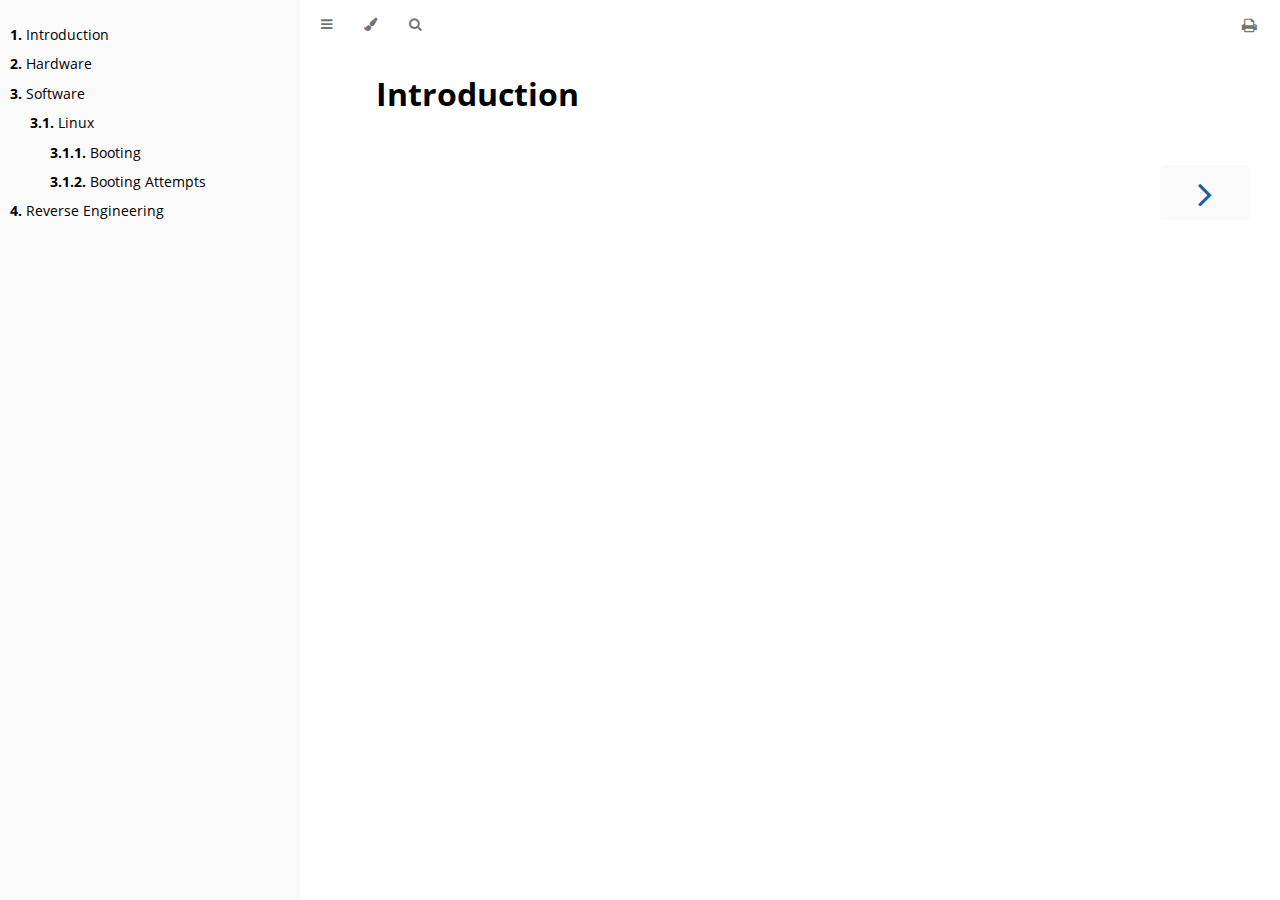
<file: index.html>
<!DOCTYPE HTML>
<html lang="en" class="sidebar-visible no-js light">
    <head>
        <!-- Book generated using mdBook -->
        <meta charset="UTF-8">
        <title>Introduction</title>
        <!-- Custom HTML head -->
        <meta content="text/html; charset=utf-8" http-equiv="Content-Type">
        <meta name="description" content="">
        <meta name="viewport" content="width=device-width, initial-scale=1">
        <meta name="theme-color" content="#ffffff" />

        <link rel="icon" href="favicon.svg">
        <link rel="shortcut icon" href="favicon.png">
        <link rel="stylesheet" href="css/variables.css">
        <link rel="stylesheet" href="css/general.css">
        <link rel="stylesheet" href="css/chrome.css">
        <link rel="stylesheet" href="css/print.css" media="print">
        <!-- Fonts -->
        <link rel="stylesheet" href="FontAwesome/css/font-awesome.css">
        <link rel="stylesheet" href="fonts/fonts.css">
        <!-- Highlight.js Stylesheets -->
        <link rel="stylesheet" href="highlight.css">
        <link rel="stylesheet" href="tomorrow-night.css">
        <link rel="stylesheet" href="ayu-highlight.css">

        <!-- Custom theme stylesheets -->
        <link rel="stylesheet" href="custom.css">
    </head>
    <body>
        <!-- Provide site root to javascript -->
        <script type="text/javascript">
            var path_to_root = "";
            var default_theme = window.matchMedia("(prefers-color-scheme: dark)").matches ? "navy" : "light";
        </script>

        <!-- Work around some values being stored in localStorage wrapped in quotes -->
        <script type="text/javascript">
            try {
                var theme = localStorage.getItem('mdbook-theme');
                var sidebar = localStorage.getItem('mdbook-sidebar');

                if (theme.startsWith('"') && theme.endsWith('"')) {
                    localStorage.setItem('mdbook-theme', theme.slice(1, theme.length - 1));
                }

                if (sidebar.startsWith('"') && sidebar.endsWith('"')) {
                    localStorage.setItem('mdbook-sidebar', sidebar.slice(1, sidebar.length - 1));
                }
            } catch (e) { }
        </script>

        <!-- Set the theme before any content is loaded, prevents flash -->
        <script type="text/javascript">
            var theme;
            try { theme = localStorage.getItem('mdbook-theme'); } catch(e) { }
            if (theme === null || theme === undefined) { theme = default_theme; }
            var html = document.querySelector('html');
            html.classList.remove('no-js')
            html.classList.remove('light')
            html.classList.add(theme);
            html.classList.add('js');
        </script>

        <!-- Hide / unhide sidebar before it is displayed -->
        <script type="text/javascript">
            var html = document.querySelector('html');
            var sidebar = 'hidden';
            if (document.body.clientWidth >= 1080) {
                try { sidebar = localStorage.getItem('mdbook-sidebar'); } catch(e) { }
                sidebar = sidebar || 'visible';
            }
            html.classList.remove('sidebar-visible');
            html.classList.add("sidebar-" + sidebar);
        </script>

        <nav id="sidebar" class="sidebar" aria-label="Table of contents">
            <div class="sidebar-scrollbox">
                <ol class="chapter"><li class="chapter-item expanded "><a href="1-introduction/index.html"><strong aria-hidden="true">1.</strong> Introduction</a></li><li class="chapter-item expanded "><a href="2-hardware/index.html"><strong aria-hidden="true">2.</strong> Hardware</a></li><li class="chapter-item expanded "><a href="3-software/index.html"><strong aria-hidden="true">3.</strong> Software</a></li><li><ol class="section"><li class="chapter-item expanded "><a href="3-software/linux/index.html"><strong aria-hidden="true">3.1.</strong> Linux</a></li><li><ol class="section"><li class="chapter-item expanded "><a href="3-software/linux/booting.html"><strong aria-hidden="true">3.1.1.</strong> Booting</a></li><li class="chapter-item expanded "><a href="3-software/linux/booting_attempts.html"><strong aria-hidden="true">3.1.2.</strong> Booting Attempts</a></li></ol></li></ol></li><li class="chapter-item expanded "><a href="9-reverse-engineering/index.html"><strong aria-hidden="true">4.</strong> Reverse Engineering</a></li></ol>
            </div>
            <div id="sidebar-resize-handle" class="sidebar-resize-handle"></div>
        </nav>

        <div id="page-wrapper" class="page-wrapper">

            <div class="page">
                <div id="menu-bar-hover-placeholder"></div>
                <div id="menu-bar" class="menu-bar sticky bordered">
                    <div class="left-buttons">
                        <button id="sidebar-toggle" class="icon-button" type="button" title="Toggle Table of Contents" aria-label="Toggle Table of Contents" aria-controls="sidebar">
                            <i class="fa fa-bars"></i>
                        </button>
                        <button id="theme-toggle" class="icon-button" type="button" title="Change theme" aria-label="Change theme" aria-haspopup="true" aria-expanded="false" aria-controls="theme-list">
                            <i class="fa fa-paint-brush"></i>
                        </button>
                        <ul id="theme-list" class="theme-popup" aria-label="Themes" role="menu">
                            <li role="none"><button role="menuitem" class="theme" id="light">Light (default)</button></li>
                            <li role="none"><button role="menuitem" class="theme" id="rust">Rust</button></li>
                            <li role="none"><button role="menuitem" class="theme" id="coal">Coal</button></li>
                            <li role="none"><button role="menuitem" class="theme" id="navy">Navy</button></li>
                            <li role="none"><button role="menuitem" class="theme" id="ayu">Ayu</button></li>
                        </ul>
                        <button id="search-toggle" class="icon-button" type="button" title="Search. (Shortkey: s)" aria-label="Toggle Searchbar" aria-expanded="false" aria-keyshortcuts="S" aria-controls="searchbar">
                            <i class="fa fa-search"></i>
                        </button>
                    </div>

                    <h1 class="menu-title"></h1>

                    <div class="right-buttons">
                        <a href="print.html" title="Print this book" aria-label="Print this book">
                            <i id="print-button" class="fa fa-print"></i>
                        </a>
                    </div>
                </div>

                <div id="search-wrapper" class="hidden">
                    <form id="searchbar-outer" class="searchbar-outer">
                        <input type="search" id="searchbar" name="searchbar" placeholder="Search this book ..." aria-controls="searchresults-outer" aria-describedby="searchresults-header">
                    </form>
                    <div id="searchresults-outer" class="searchresults-outer hidden">
                        <div id="searchresults-header" class="searchresults-header"></div>
                        <ul id="searchresults">
                        </ul>
                    </div>
                </div>
                <!-- Apply ARIA attributes after the sidebar and the sidebar toggle button are added to the DOM -->
                <script type="text/javascript">
                    document.getElementById('sidebar-toggle').setAttribute('aria-expanded', sidebar === 'visible');
                    document.getElementById('sidebar').setAttribute('aria-hidden', sidebar !== 'visible');
                    Array.from(document.querySelectorAll('#sidebar a')).forEach(function(link) {
                        link.setAttribute('tabIndex', sidebar === 'visible' ? 0 : -1);
                    });
                </script>

                <div id="content" class="content">
                    <main>
                        <h1 id="introduction"><a class="header" href="#introduction">Introduction</a></h1>

                    </main>

                    <nav class="nav-wrapper" aria-label="Page navigation">
                        <!-- Mobile navigation buttons -->
                            <a rel="next" href="2-hardware/index.html" class="mobile-nav-chapters next" title="Next chapter" aria-label="Next chapter" aria-keyshortcuts="Right">
                                <i class="fa fa-angle-right"></i>
                            </a>
                        <div style="clear: both"></div>
                    </nav>
                </div>
            </div>

            <nav class="nav-wide-wrapper" aria-label="Page navigation">
                    <a rel="next" href="2-hardware/index.html" class="nav-chapters next" title="Next chapter" aria-label="Next chapter" aria-keyshortcuts="Right">
                        <i class="fa fa-angle-right"></i>
                    </a>
            </nav>

        </div>

        <script type="text/javascript">
            window.playground_copyable = true;
        </script>
        <script src="elasticlunr.min.js" type="text/javascript" charset="utf-8"></script>
        <script src="mark.min.js" type="text/javascript" charset="utf-8"></script>
        <script src="searcher.js" type="text/javascript" charset="utf-8"></script>
        <script src="clipboard.min.js" type="text/javascript" charset="utf-8"></script>
        <script src="highlight.js" type="text/javascript" charset="utf-8"></script>
        <script src="book.js" type="text/javascript" charset="utf-8"></script>

        <!-- Custom JS scripts -->
        <script type="text/javascript" src="custom.js"></script>
    </body>
</html>
</file>
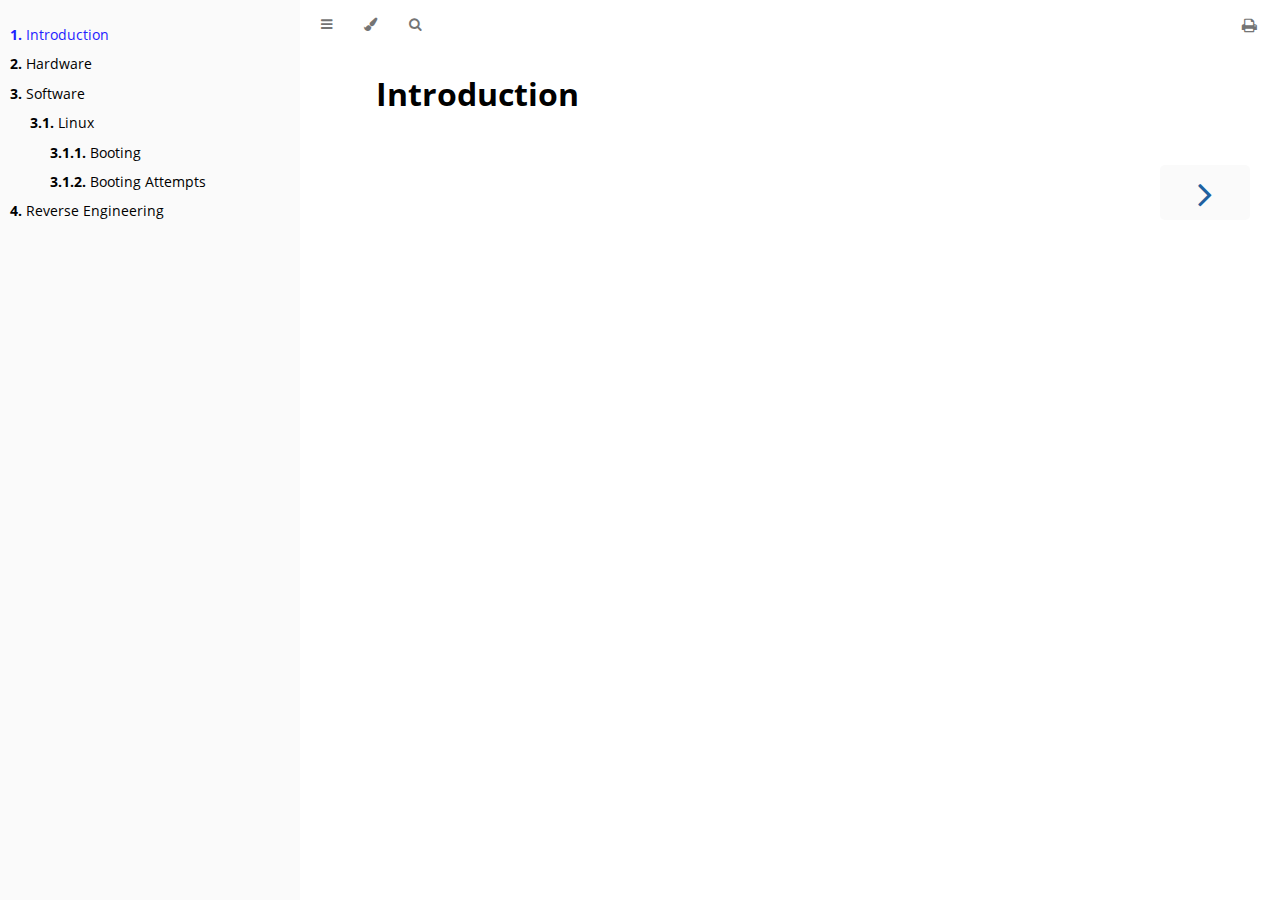
<file: 1-introduction/index.html>
<!DOCTYPE HTML>
<html lang="en" class="sidebar-visible no-js light">
    <head>
        <!-- Book generated using mdBook -->
        <meta charset="UTF-8">
        <title>Introduction</title>
        <!-- Custom HTML head -->
        <meta content="text/html; charset=utf-8" http-equiv="Content-Type">
        <meta name="description" content="">
        <meta name="viewport" content="width=device-width, initial-scale=1">
        <meta name="theme-color" content="#ffffff" />

        <link rel="icon" href="../favicon.svg">
        <link rel="shortcut icon" href="../favicon.png">
        <link rel="stylesheet" href="../css/variables.css">
        <link rel="stylesheet" href="../css/general.css">
        <link rel="stylesheet" href="../css/chrome.css">
        <link rel="stylesheet" href="../css/print.css" media="print">
        <!-- Fonts -->
        <link rel="stylesheet" href="../FontAwesome/css/font-awesome.css">
        <link rel="stylesheet" href="../fonts/fonts.css">
        <!-- Highlight.js Stylesheets -->
        <link rel="stylesheet" href="../highlight.css">
        <link rel="stylesheet" href="../tomorrow-night.css">
        <link rel="stylesheet" href="../ayu-highlight.css">

        <!-- Custom theme stylesheets -->
        <link rel="stylesheet" href="../custom.css">
    </head>
    <body>
        <!-- Provide site root to javascript -->
        <script type="text/javascript">
            var path_to_root = "../";
            var default_theme = window.matchMedia("(prefers-color-scheme: dark)").matches ? "navy" : "light";
        </script>

        <!-- Work around some values being stored in localStorage wrapped in quotes -->
        <script type="text/javascript">
            try {
                var theme = localStorage.getItem('mdbook-theme');
                var sidebar = localStorage.getItem('mdbook-sidebar');

                if (theme.startsWith('"') && theme.endsWith('"')) {
                    localStorage.setItem('mdbook-theme', theme.slice(1, theme.length - 1));
                }

                if (sidebar.startsWith('"') && sidebar.endsWith('"')) {
                    localStorage.setItem('mdbook-sidebar', sidebar.slice(1, sidebar.length - 1));
                }
            } catch (e) { }
        </script>

        <!-- Set the theme before any content is loaded, prevents flash -->
        <script type="text/javascript">
            var theme;
            try { theme = localStorage.getItem('mdbook-theme'); } catch(e) { }
            if (theme === null || theme === undefined) { theme = default_theme; }
            var html = document.querySelector('html');
            html.classList.remove('no-js')
            html.classList.remove('light')
            html.classList.add(theme);
            html.classList.add('js');
        </script>

        <!-- Hide / unhide sidebar before it is displayed -->
        <script type="text/javascript">
            var html = document.querySelector('html');
            var sidebar = 'hidden';
            if (document.body.clientWidth >= 1080) {
                try { sidebar = localStorage.getItem('mdbook-sidebar'); } catch(e) { }
                sidebar = sidebar || 'visible';
            }
            html.classList.remove('sidebar-visible');
            html.classList.add("sidebar-" + sidebar);
        </script>

        <nav id="sidebar" class="sidebar" aria-label="Table of contents">
            <div class="sidebar-scrollbox">
                <ol class="chapter"><li class="chapter-item expanded "><a href="../1-introduction/index.html" class="active"><strong aria-hidden="true">1.</strong> Introduction</a></li><li class="chapter-item expanded "><a href="../2-hardware/index.html"><strong aria-hidden="true">2.</strong> Hardware</a></li><li class="chapter-item expanded "><a href="../3-software/index.html"><strong aria-hidden="true">3.</strong> Software</a></li><li><ol class="section"><li class="chapter-item expanded "><a href="../3-software/linux/index.html"><strong aria-hidden="true">3.1.</strong> Linux</a></li><li><ol class="section"><li class="chapter-item expanded "><a href="../3-software/linux/booting.html"><strong aria-hidden="true">3.1.1.</strong> Booting</a></li><li class="chapter-item expanded "><a href="../3-software/linux/booting_attempts.html"><strong aria-hidden="true">3.1.2.</strong> Booting Attempts</a></li></ol></li></ol></li><li class="chapter-item expanded "><a href="../9-reverse-engineering/index.html"><strong aria-hidden="true">4.</strong> Reverse Engineering</a></li></ol>
            </div>
            <div id="sidebar-resize-handle" class="sidebar-resize-handle"></div>
        </nav>

        <div id="page-wrapper" class="page-wrapper">

            <div class="page">
                <div id="menu-bar-hover-placeholder"></div>
                <div id="menu-bar" class="menu-bar sticky bordered">
                    <div class="left-buttons">
                        <button id="sidebar-toggle" class="icon-button" type="button" title="Toggle Table of Contents" aria-label="Toggle Table of Contents" aria-controls="sidebar">
                            <i class="fa fa-bars"></i>
                        </button>
                        <button id="theme-toggle" class="icon-button" type="button" title="Change theme" aria-label="Change theme" aria-haspopup="true" aria-expanded="false" aria-controls="theme-list">
                            <i class="fa fa-paint-brush"></i>
                        </button>
                        <ul id="theme-list" class="theme-popup" aria-label="Themes" role="menu">
                            <li role="none"><button role="menuitem" class="theme" id="light">Light (default)</button></li>
                            <li role="none"><button role="menuitem" class="theme" id="rust">Rust</button></li>
                            <li role="none"><button role="menuitem" class="theme" id="coal">Coal</button></li>
                            <li role="none"><button role="menuitem" class="theme" id="navy">Navy</button></li>
                            <li role="none"><button role="menuitem" class="theme" id="ayu">Ayu</button></li>
                        </ul>
                        <button id="search-toggle" class="icon-button" type="button" title="Search. (Shortkey: s)" aria-label="Toggle Searchbar" aria-expanded="false" aria-keyshortcuts="S" aria-controls="searchbar">
                            <i class="fa fa-search"></i>
                        </button>
                    </div>

                    <h1 class="menu-title"></h1>

                    <div class="right-buttons">
                        <a href="../print.html" title="Print this book" aria-label="Print this book">
                            <i id="print-button" class="fa fa-print"></i>
                        </a>
                    </div>
                </div>

                <div id="search-wrapper" class="hidden">
                    <form id="searchbar-outer" class="searchbar-outer">
                        <input type="search" id="searchbar" name="searchbar" placeholder="Search this book ..." aria-controls="searchresults-outer" aria-describedby="searchresults-header">
                    </form>
                    <div id="searchresults-outer" class="searchresults-outer hidden">
                        <div id="searchresults-header" class="searchresults-header"></div>
                        <ul id="searchresults">
                        </ul>
                    </div>
                </div>
                <!-- Apply ARIA attributes after the sidebar and the sidebar toggle button are added to the DOM -->
                <script type="text/javascript">
                    document.getElementById('sidebar-toggle').setAttribute('aria-expanded', sidebar === 'visible');
                    document.getElementById('sidebar').setAttribute('aria-hidden', sidebar !== 'visible');
                    Array.from(document.querySelectorAll('#sidebar a')).forEach(function(link) {
                        link.setAttribute('tabIndex', sidebar === 'visible' ? 0 : -1);
                    });
                </script>

                <div id="content" class="content">
                    <main>
                        <h1 id="introduction"><a class="header" href="#introduction">Introduction</a></h1>

                    </main>

                    <nav class="nav-wrapper" aria-label="Page navigation">
                        <!-- Mobile navigation buttons -->
                            <a rel="next" href="../2-hardware/index.html" class="mobile-nav-chapters next" title="Next chapter" aria-label="Next chapter" aria-keyshortcuts="Right">
                                <i class="fa fa-angle-right"></i>
                            </a>
                        <div style="clear: both"></div>
                    </nav>
                </div>
            </div>

            <nav class="nav-wide-wrapper" aria-label="Page navigation">
                    <a rel="next" href="../2-hardware/index.html" class="nav-chapters next" title="Next chapter" aria-label="Next chapter" aria-keyshortcuts="Right">
                        <i class="fa fa-angle-right"></i>
                    </a>
            </nav>

        </div>

        <script type="text/javascript">
            window.playground_copyable = true;
        </script>
        <script src="../elasticlunr.min.js" type="text/javascript" charset="utf-8"></script>
        <script src="../mark.min.js" type="text/javascript" charset="utf-8"></script>
        <script src="../searcher.js" type="text/javascript" charset="utf-8"></script>
        <script src="../clipboard.min.js" type="text/javascript" charset="utf-8"></script>
        <script src="../highlight.js" type="text/javascript" charset="utf-8"></script>
        <script src="../book.js" type="text/javascript" charset="utf-8"></script>

        <!-- Custom JS scripts -->
        <script type="text/javascript" src="../custom.js"></script>
    </body>
</html>
</file>
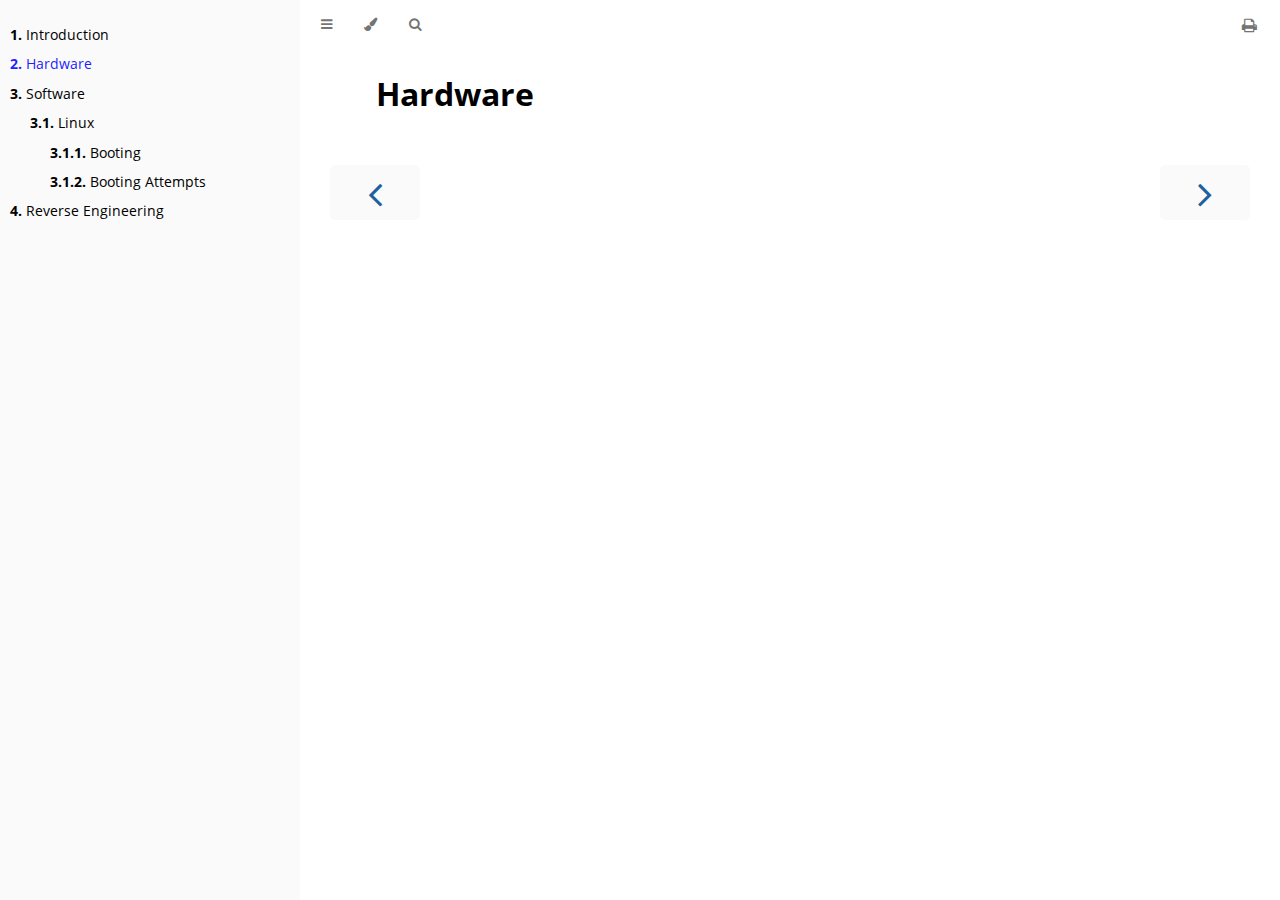
<file: 2-hardware/index.html>
<!DOCTYPE HTML>
<html lang="en" class="sidebar-visible no-js light">
    <head>
        <!-- Book generated using mdBook -->
        <meta charset="UTF-8">
        <title>Hardware</title>
        <!-- Custom HTML head -->
        <meta content="text/html; charset=utf-8" http-equiv="Content-Type">
        <meta name="description" content="">
        <meta name="viewport" content="width=device-width, initial-scale=1">
        <meta name="theme-color" content="#ffffff" />

        <link rel="icon" href="../favicon.svg">
        <link rel="shortcut icon" href="../favicon.png">
        <link rel="stylesheet" href="../css/variables.css">
        <link rel="stylesheet" href="../css/general.css">
        <link rel="stylesheet" href="../css/chrome.css">
        <link rel="stylesheet" href="../css/print.css" media="print">
        <!-- Fonts -->
        <link rel="stylesheet" href="../FontAwesome/css/font-awesome.css">
        <link rel="stylesheet" href="../fonts/fonts.css">
        <!-- Highlight.js Stylesheets -->
        <link rel="stylesheet" href="../highlight.css">
        <link rel="stylesheet" href="../tomorrow-night.css">
        <link rel="stylesheet" href="../ayu-highlight.css">

        <!-- Custom theme stylesheets -->
        <link rel="stylesheet" href="../custom.css">
    </head>
    <body>
        <!-- Provide site root to javascript -->
        <script type="text/javascript">
            var path_to_root = "../";
            var default_theme = window.matchMedia("(prefers-color-scheme: dark)").matches ? "navy" : "light";
        </script>

        <!-- Work around some values being stored in localStorage wrapped in quotes -->
        <script type="text/javascript">
            try {
                var theme = localStorage.getItem('mdbook-theme');
                var sidebar = localStorage.getItem('mdbook-sidebar');

                if (theme.startsWith('"') && theme.endsWith('"')) {
                    localStorage.setItem('mdbook-theme', theme.slice(1, theme.length - 1));
                }

                if (sidebar.startsWith('"') && sidebar.endsWith('"')) {
                    localStorage.setItem('mdbook-sidebar', sidebar.slice(1, sidebar.length - 1));
                }
            } catch (e) { }
        </script>

        <!-- Set the theme before any content is loaded, prevents flash -->
        <script type="text/javascript">
            var theme;
            try { theme = localStorage.getItem('mdbook-theme'); } catch(e) { }
            if (theme === null || theme === undefined) { theme = default_theme; }
            var html = document.querySelector('html');
            html.classList.remove('no-js')
            html.classList.remove('light')
            html.classList.add(theme);
            html.classList.add('js');
        </script>

        <!-- Hide / unhide sidebar before it is displayed -->
        <script type="text/javascript">
            var html = document.querySelector('html');
            var sidebar = 'hidden';
            if (document.body.clientWidth >= 1080) {
                try { sidebar = localStorage.getItem('mdbook-sidebar'); } catch(e) { }
                sidebar = sidebar || 'visible';
            }
            html.classList.remove('sidebar-visible');
            html.classList.add("sidebar-" + sidebar);
        </script>

        <nav id="sidebar" class="sidebar" aria-label="Table of contents">
            <div class="sidebar-scrollbox">
                <ol class="chapter"><li class="chapter-item expanded "><a href="../1-introduction/index.html"><strong aria-hidden="true">1.</strong> Introduction</a></li><li class="chapter-item expanded "><a href="../2-hardware/index.html" class="active"><strong aria-hidden="true">2.</strong> Hardware</a></li><li class="chapter-item expanded "><a href="../3-software/index.html"><strong aria-hidden="true">3.</strong> Software</a></li><li><ol class="section"><li class="chapter-item expanded "><a href="../3-software/linux/index.html"><strong aria-hidden="true">3.1.</strong> Linux</a></li><li><ol class="section"><li class="chapter-item expanded "><a href="../3-software/linux/booting.html"><strong aria-hidden="true">3.1.1.</strong> Booting</a></li><li class="chapter-item expanded "><a href="../3-software/linux/booting_attempts.html"><strong aria-hidden="true">3.1.2.</strong> Booting Attempts</a></li></ol></li></ol></li><li class="chapter-item expanded "><a href="../9-reverse-engineering/index.html"><strong aria-hidden="true">4.</strong> Reverse Engineering</a></li></ol>
            </div>
            <div id="sidebar-resize-handle" class="sidebar-resize-handle"></div>
        </nav>

        <div id="page-wrapper" class="page-wrapper">

            <div class="page">
                <div id="menu-bar-hover-placeholder"></div>
                <div id="menu-bar" class="menu-bar sticky bordered">
                    <div class="left-buttons">
                        <button id="sidebar-toggle" class="icon-button" type="button" title="Toggle Table of Contents" aria-label="Toggle Table of Contents" aria-controls="sidebar">
                            <i class="fa fa-bars"></i>
                        </button>
                        <button id="theme-toggle" class="icon-button" type="button" title="Change theme" aria-label="Change theme" aria-haspopup="true" aria-expanded="false" aria-controls="theme-list">
                            <i class="fa fa-paint-brush"></i>
                        </button>
                        <ul id="theme-list" class="theme-popup" aria-label="Themes" role="menu">
                            <li role="none"><button role="menuitem" class="theme" id="light">Light (default)</button></li>
                            <li role="none"><button role="menuitem" class="theme" id="rust">Rust</button></li>
                            <li role="none"><button role="menuitem" class="theme" id="coal">Coal</button></li>
                            <li role="none"><button role="menuitem" class="theme" id="navy">Navy</button></li>
                            <li role="none"><button role="menuitem" class="theme" id="ayu">Ayu</button></li>
                        </ul>
                        <button id="search-toggle" class="icon-button" type="button" title="Search. (Shortkey: s)" aria-label="Toggle Searchbar" aria-expanded="false" aria-keyshortcuts="S" aria-controls="searchbar">
                            <i class="fa fa-search"></i>
                        </button>
                    </div>

                    <h1 class="menu-title"></h1>

                    <div class="right-buttons">
                        <a href="../print.html" title="Print this book" aria-label="Print this book">
                            <i id="print-button" class="fa fa-print"></i>
                        </a>
                    </div>
                </div>

                <div id="search-wrapper" class="hidden">
                    <form id="searchbar-outer" class="searchbar-outer">
                        <input type="search" id="searchbar" name="searchbar" placeholder="Search this book ..." aria-controls="searchresults-outer" aria-describedby="searchresults-header">
                    </form>
                    <div id="searchresults-outer" class="searchresults-outer hidden">
                        <div id="searchresults-header" class="searchresults-header"></div>
                        <ul id="searchresults">
                        </ul>
                    </div>
                </div>
                <!-- Apply ARIA attributes after the sidebar and the sidebar toggle button are added to the DOM -->
                <script type="text/javascript">
                    document.getElementById('sidebar-toggle').setAttribute('aria-expanded', sidebar === 'visible');
                    document.getElementById('sidebar').setAttribute('aria-hidden', sidebar !== 'visible');
                    Array.from(document.querySelectorAll('#sidebar a')).forEach(function(link) {
                        link.setAttribute('tabIndex', sidebar === 'visible' ? 0 : -1);
                    });
                </script>

                <div id="content" class="content">
                    <main>
                        <h1 id="hardware"><a class="header" href="#hardware">Hardware</a></h1>

                    </main>

                    <nav class="nav-wrapper" aria-label="Page navigation">
                        <!-- Mobile navigation buttons -->
                            <a rel="prev" href="../1-introduction/index.html" class="mobile-nav-chapters previous" title="Previous chapter" aria-label="Previous chapter" aria-keyshortcuts="Left">
                                <i class="fa fa-angle-left"></i>
                            </a>
                            <a rel="next" href="../3-software/index.html" class="mobile-nav-chapters next" title="Next chapter" aria-label="Next chapter" aria-keyshortcuts="Right">
                                <i class="fa fa-angle-right"></i>
                            </a>
                        <div style="clear: both"></div>
                    </nav>
                </div>
            </div>

            <nav class="nav-wide-wrapper" aria-label="Page navigation">
                    <a rel="prev" href="../1-introduction/index.html" class="nav-chapters previous" title="Previous chapter" aria-label="Previous chapter" aria-keyshortcuts="Left">
                        <i class="fa fa-angle-left"></i>
                    </a>
                    <a rel="next" href="../3-software/index.html" class="nav-chapters next" title="Next chapter" aria-label="Next chapter" aria-keyshortcuts="Right">
                        <i class="fa fa-angle-right"></i>
                    </a>
            </nav>

        </div>

        <script type="text/javascript">
            window.playground_copyable = true;
        </script>
        <script src="../elasticlunr.min.js" type="text/javascript" charset="utf-8"></script>
        <script src="../mark.min.js" type="text/javascript" charset="utf-8"></script>
        <script src="../searcher.js" type="text/javascript" charset="utf-8"></script>
        <script src="../clipboard.min.js" type="text/javascript" charset="utf-8"></script>
        <script src="../highlight.js" type="text/javascript" charset="utf-8"></script>
        <script src="../book.js" type="text/javascript" charset="utf-8"></script>

        <!-- Custom JS scripts -->
        <script type="text/javascript" src="../custom.js"></script>
    </body>
</html>
</file>
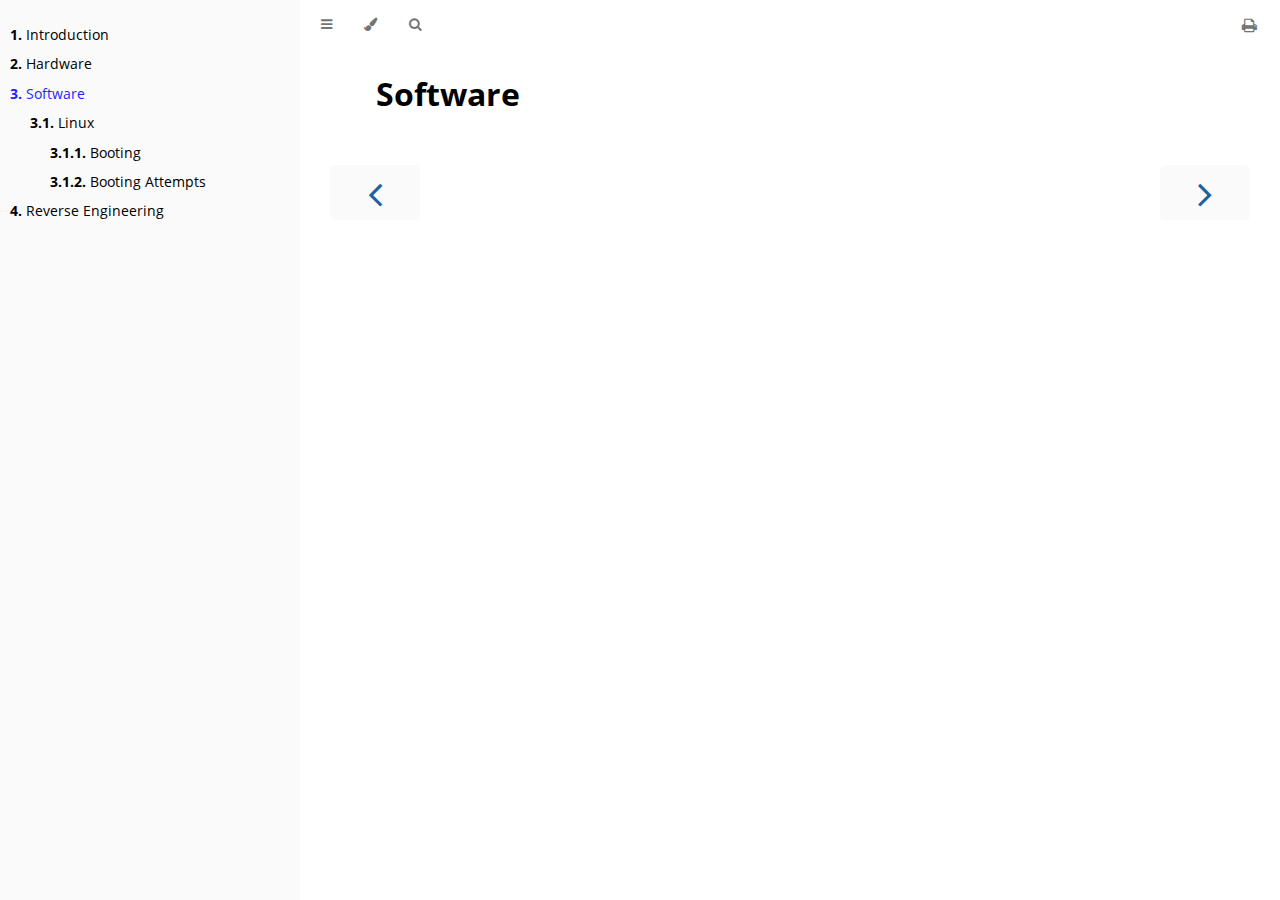
<file: 3-software/index.html>
<!DOCTYPE HTML>
<html lang="en" class="sidebar-visible no-js light">
    <head>
        <!-- Book generated using mdBook -->
        <meta charset="UTF-8">
        <title>Software</title>
        <!-- Custom HTML head -->
        <meta content="text/html; charset=utf-8" http-equiv="Content-Type">
        <meta name="description" content="">
        <meta name="viewport" content="width=device-width, initial-scale=1">
        <meta name="theme-color" content="#ffffff" />

        <link rel="icon" href="../favicon.svg">
        <link rel="shortcut icon" href="../favicon.png">
        <link rel="stylesheet" href="../css/variables.css">
        <link rel="stylesheet" href="../css/general.css">
        <link rel="stylesheet" href="../css/chrome.css">
        <link rel="stylesheet" href="../css/print.css" media="print">
        <!-- Fonts -->
        <link rel="stylesheet" href="../FontAwesome/css/font-awesome.css">
        <link rel="stylesheet" href="../fonts/fonts.css">
        <!-- Highlight.js Stylesheets -->
        <link rel="stylesheet" href="../highlight.css">
        <link rel="stylesheet" href="../tomorrow-night.css">
        <link rel="stylesheet" href="../ayu-highlight.css">

        <!-- Custom theme stylesheets -->
        <link rel="stylesheet" href="../custom.css">
    </head>
    <body>
        <!-- Provide site root to javascript -->
        <script type="text/javascript">
            var path_to_root = "../";
            var default_theme = window.matchMedia("(prefers-color-scheme: dark)").matches ? "navy" : "light";
        </script>

        <!-- Work around some values being stored in localStorage wrapped in quotes -->
        <script type="text/javascript">
            try {
                var theme = localStorage.getItem('mdbook-theme');
                var sidebar = localStorage.getItem('mdbook-sidebar');

                if (theme.startsWith('"') && theme.endsWith('"')) {
                    localStorage.setItem('mdbook-theme', theme.slice(1, theme.length - 1));
                }

                if (sidebar.startsWith('"') && sidebar.endsWith('"')) {
                    localStorage.setItem('mdbook-sidebar', sidebar.slice(1, sidebar.length - 1));
                }
            } catch (e) { }
        </script>

        <!-- Set the theme before any content is loaded, prevents flash -->
        <script type="text/javascript">
            var theme;
            try { theme = localStorage.getItem('mdbook-theme'); } catch(e) { }
            if (theme === null || theme === undefined) { theme = default_theme; }
            var html = document.querySelector('html');
            html.classList.remove('no-js')
            html.classList.remove('light')
            html.classList.add(theme);
            html.classList.add('js');
        </script>

        <!-- Hide / unhide sidebar before it is displayed -->
        <script type="text/javascript">
            var html = document.querySelector('html');
            var sidebar = 'hidden';
            if (document.body.clientWidth >= 1080) {
                try { sidebar = localStorage.getItem('mdbook-sidebar'); } catch(e) { }
                sidebar = sidebar || 'visible';
            }
            html.classList.remove('sidebar-visible');
            html.classList.add("sidebar-" + sidebar);
        </script>

        <nav id="sidebar" class="sidebar" aria-label="Table of contents">
            <div class="sidebar-scrollbox">
                <ol class="chapter"><li class="chapter-item expanded "><a href="../1-introduction/index.html"><strong aria-hidden="true">1.</strong> Introduction</a></li><li class="chapter-item expanded "><a href="../2-hardware/index.html"><strong aria-hidden="true">2.</strong> Hardware</a></li><li class="chapter-item expanded "><a href="../3-software/index.html" class="active"><strong aria-hidden="true">3.</strong> Software</a></li><li><ol class="section"><li class="chapter-item expanded "><a href="../3-software/linux/index.html"><strong aria-hidden="true">3.1.</strong> Linux</a></li><li><ol class="section"><li class="chapter-item expanded "><a href="../3-software/linux/booting.html"><strong aria-hidden="true">3.1.1.</strong> Booting</a></li><li class="chapter-item expanded "><a href="../3-software/linux/booting_attempts.html"><strong aria-hidden="true">3.1.2.</strong> Booting Attempts</a></li></ol></li></ol></li><li class="chapter-item expanded "><a href="../9-reverse-engineering/index.html"><strong aria-hidden="true">4.</strong> Reverse Engineering</a></li></ol>
            </div>
            <div id="sidebar-resize-handle" class="sidebar-resize-handle"></div>
        </nav>

        <div id="page-wrapper" class="page-wrapper">

            <div class="page">
                <div id="menu-bar-hover-placeholder"></div>
                <div id="menu-bar" class="menu-bar sticky bordered">
                    <div class="left-buttons">
                        <button id="sidebar-toggle" class="icon-button" type="button" title="Toggle Table of Contents" aria-label="Toggle Table of Contents" aria-controls="sidebar">
                            <i class="fa fa-bars"></i>
                        </button>
                        <button id="theme-toggle" class="icon-button" type="button" title="Change theme" aria-label="Change theme" aria-haspopup="true" aria-expanded="false" aria-controls="theme-list">
                            <i class="fa fa-paint-brush"></i>
                        </button>
                        <ul id="theme-list" class="theme-popup" aria-label="Themes" role="menu">
                            <li role="none"><button role="menuitem" class="theme" id="light">Light (default)</button></li>
                            <li role="none"><button role="menuitem" class="theme" id="rust">Rust</button></li>
                            <li role="none"><button role="menuitem" class="theme" id="coal">Coal</button></li>
                            <li role="none"><button role="menuitem" class="theme" id="navy">Navy</button></li>
                            <li role="none"><button role="menuitem" class="theme" id="ayu">Ayu</button></li>
                        </ul>
                        <button id="search-toggle" class="icon-button" type="button" title="Search. (Shortkey: s)" aria-label="Toggle Searchbar" aria-expanded="false" aria-keyshortcuts="S" aria-controls="searchbar">
                            <i class="fa fa-search"></i>
                        </button>
                    </div>

                    <h1 class="menu-title"></h1>

                    <div class="right-buttons">
                        <a href="../print.html" title="Print this book" aria-label="Print this book">
                            <i id="print-button" class="fa fa-print"></i>
                        </a>
                    </div>
                </div>

                <div id="search-wrapper" class="hidden">
                    <form id="searchbar-outer" class="searchbar-outer">
                        <input type="search" id="searchbar" name="searchbar" placeholder="Search this book ..." aria-controls="searchresults-outer" aria-describedby="searchresults-header">
                    </form>
                    <div id="searchresults-outer" class="searchresults-outer hidden">
                        <div id="searchresults-header" class="searchresults-header"></div>
                        <ul id="searchresults">
                        </ul>
                    </div>
                </div>
                <!-- Apply ARIA attributes after the sidebar and the sidebar toggle button are added to the DOM -->
                <script type="text/javascript">
                    document.getElementById('sidebar-toggle').setAttribute('aria-expanded', sidebar === 'visible');
                    document.getElementById('sidebar').setAttribute('aria-hidden', sidebar !== 'visible');
                    Array.from(document.querySelectorAll('#sidebar a')).forEach(function(link) {
                        link.setAttribute('tabIndex', sidebar === 'visible' ? 0 : -1);
                    });
                </script>

                <div id="content" class="content">
                    <main>
                        <h1 id="software"><a class="header" href="#software">Software</a></h1>

                    </main>

                    <nav class="nav-wrapper" aria-label="Page navigation">
                        <!-- Mobile navigation buttons -->
                            <a rel="prev" href="../2-hardware/index.html" class="mobile-nav-chapters previous" title="Previous chapter" aria-label="Previous chapter" aria-keyshortcuts="Left">
                                <i class="fa fa-angle-left"></i>
                            </a>
                            <a rel="next" href="../3-software/linux/index.html" class="mobile-nav-chapters next" title="Next chapter" aria-label="Next chapter" aria-keyshortcuts="Right">
                                <i class="fa fa-angle-right"></i>
                            </a>
                        <div style="clear: both"></div>
                    </nav>
                </div>
            </div>

            <nav class="nav-wide-wrapper" aria-label="Page navigation">
                    <a rel="prev" href="../2-hardware/index.html" class="nav-chapters previous" title="Previous chapter" aria-label="Previous chapter" aria-keyshortcuts="Left">
                        <i class="fa fa-angle-left"></i>
                    </a>
                    <a rel="next" href="../3-software/linux/index.html" class="nav-chapters next" title="Next chapter" aria-label="Next chapter" aria-keyshortcuts="Right">
                        <i class="fa fa-angle-right"></i>
                    </a>
            </nav>

        </div>

        <script type="text/javascript">
            window.playground_copyable = true;
        </script>
        <script src="../elasticlunr.min.js" type="text/javascript" charset="utf-8"></script>
        <script src="../mark.min.js" type="text/javascript" charset="utf-8"></script>
        <script src="../searcher.js" type="text/javascript" charset="utf-8"></script>
        <script src="../clipboard.min.js" type="text/javascript" charset="utf-8"></script>
        <script src="../highlight.js" type="text/javascript" charset="utf-8"></script>
        <script src="../book.js" type="text/javascript" charset="utf-8"></script>

        <!-- Custom JS scripts -->
        <script type="text/javascript" src="../custom.js"></script>
    </body>
</html>
</file>
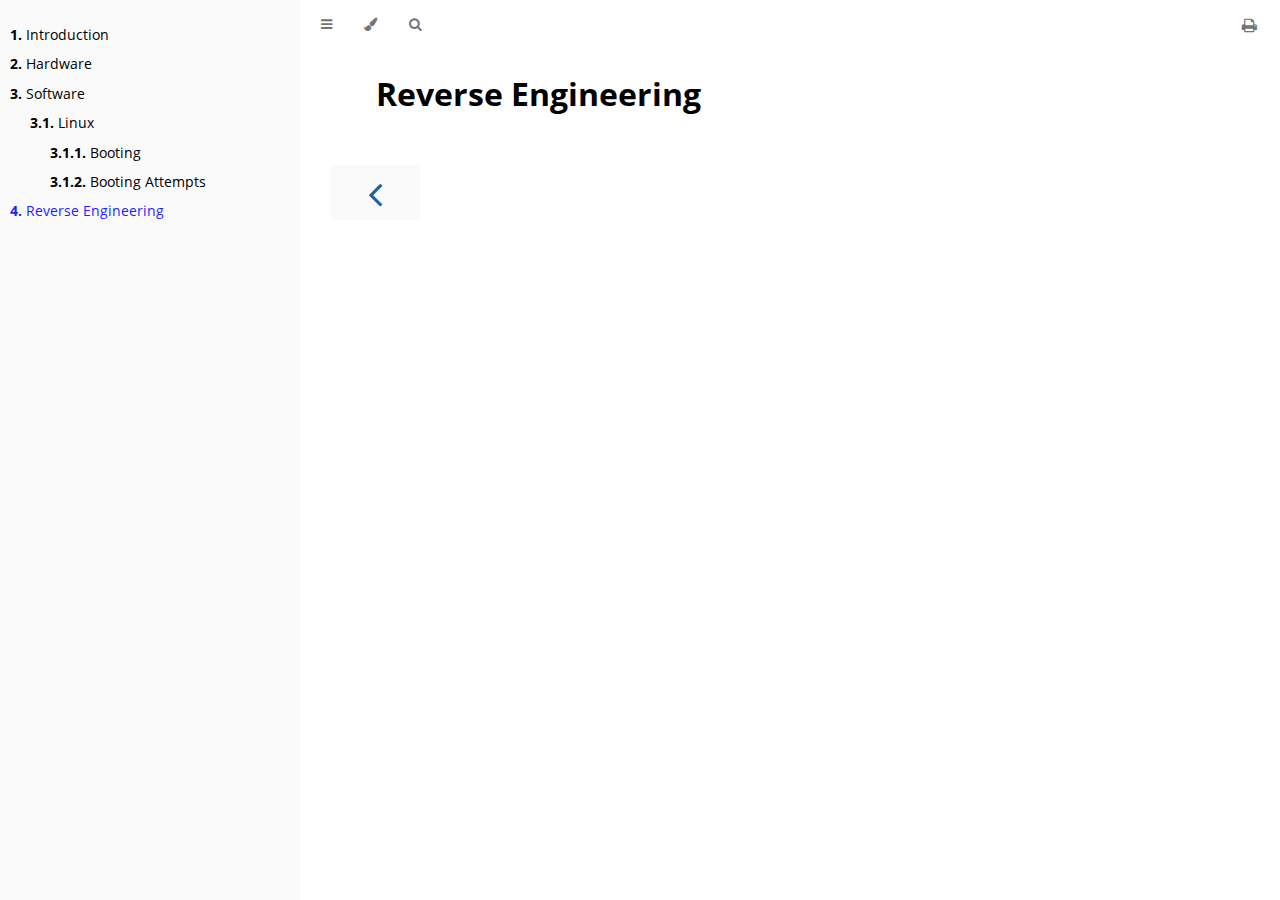
<file: 9-reverse-engineering/index.html>
<!DOCTYPE HTML>
<html lang="en" class="sidebar-visible no-js light">
    <head>
        <!-- Book generated using mdBook -->
        <meta charset="UTF-8">
        <title>Reverse Engineering</title>
        <!-- Custom HTML head -->
        <meta content="text/html; charset=utf-8" http-equiv="Content-Type">
        <meta name="description" content="">
        <meta name="viewport" content="width=device-width, initial-scale=1">
        <meta name="theme-color" content="#ffffff" />

        <link rel="icon" href="../favicon.svg">
        <link rel="shortcut icon" href="../favicon.png">
        <link rel="stylesheet" href="../css/variables.css">
        <link rel="stylesheet" href="../css/general.css">
        <link rel="stylesheet" href="../css/chrome.css">
        <link rel="stylesheet" href="../css/print.css" media="print">
        <!-- Fonts -->
        <link rel="stylesheet" href="../FontAwesome/css/font-awesome.css">
        <link rel="stylesheet" href="../fonts/fonts.css">
        <!-- Highlight.js Stylesheets -->
        <link rel="stylesheet" href="../highlight.css">
        <link rel="stylesheet" href="../tomorrow-night.css">
        <link rel="stylesheet" href="../ayu-highlight.css">

        <!-- Custom theme stylesheets -->
        <link rel="stylesheet" href="../custom.css">
    </head>
    <body>
        <!-- Provide site root to javascript -->
        <script type="text/javascript">
            var path_to_root = "../";
            var default_theme = window.matchMedia("(prefers-color-scheme: dark)").matches ? "navy" : "light";
        </script>

        <!-- Work around some values being stored in localStorage wrapped in quotes -->
        <script type="text/javascript">
            try {
                var theme = localStorage.getItem('mdbook-theme');
                var sidebar = localStorage.getItem('mdbook-sidebar');

                if (theme.startsWith('"') && theme.endsWith('"')) {
                    localStorage.setItem('mdbook-theme', theme.slice(1, theme.length - 1));
                }

                if (sidebar.startsWith('"') && sidebar.endsWith('"')) {
                    localStorage.setItem('mdbook-sidebar', sidebar.slice(1, sidebar.length - 1));
                }
            } catch (e) { }
        </script>

        <!-- Set the theme before any content is loaded, prevents flash -->
        <script type="text/javascript">
            var theme;
            try { theme = localStorage.getItem('mdbook-theme'); } catch(e) { }
            if (theme === null || theme === undefined) { theme = default_theme; }
            var html = document.querySelector('html');
            html.classList.remove('no-js')
            html.classList.remove('light')
            html.classList.add(theme);
            html.classList.add('js');
        </script>

        <!-- Hide / unhide sidebar before it is displayed -->
        <script type="text/javascript">
            var html = document.querySelector('html');
            var sidebar = 'hidden';
            if (document.body.clientWidth >= 1080) {
                try { sidebar = localStorage.getItem('mdbook-sidebar'); } catch(e) { }
                sidebar = sidebar || 'visible';
            }
            html.classList.remove('sidebar-visible');
            html.classList.add("sidebar-" + sidebar);
        </script>

        <nav id="sidebar" class="sidebar" aria-label="Table of contents">
            <div class="sidebar-scrollbox">
                <ol class="chapter"><li class="chapter-item expanded "><a href="../1-introduction/index.html"><strong aria-hidden="true">1.</strong> Introduction</a></li><li class="chapter-item expanded "><a href="../2-hardware/index.html"><strong aria-hidden="true">2.</strong> Hardware</a></li><li class="chapter-item expanded "><a href="../3-software/index.html"><strong aria-hidden="true">3.</strong> Software</a></li><li><ol class="section"><li class="chapter-item expanded "><a href="../3-software/linux/index.html"><strong aria-hidden="true">3.1.</strong> Linux</a></li><li><ol class="section"><li class="chapter-item expanded "><a href="../3-software/linux/booting.html"><strong aria-hidden="true">3.1.1.</strong> Booting</a></li><li class="chapter-item expanded "><a href="../3-software/linux/booting_attempts.html"><strong aria-hidden="true">3.1.2.</strong> Booting Attempts</a></li></ol></li></ol></li><li class="chapter-item expanded "><a href="../9-reverse-engineering/index.html" class="active"><strong aria-hidden="true">4.</strong> Reverse Engineering</a></li></ol>
            </div>
            <div id="sidebar-resize-handle" class="sidebar-resize-handle"></div>
        </nav>

        <div id="page-wrapper" class="page-wrapper">

            <div class="page">
                <div id="menu-bar-hover-placeholder"></div>
                <div id="menu-bar" class="menu-bar sticky bordered">
                    <div class="left-buttons">
                        <button id="sidebar-toggle" class="icon-button" type="button" title="Toggle Table of Contents" aria-label="Toggle Table of Contents" aria-controls="sidebar">
                            <i class="fa fa-bars"></i>
                        </button>
                        <button id="theme-toggle" class="icon-button" type="button" title="Change theme" aria-label="Change theme" aria-haspopup="true" aria-expanded="false" aria-controls="theme-list">
                            <i class="fa fa-paint-brush"></i>
                        </button>
                        <ul id="theme-list" class="theme-popup" aria-label="Themes" role="menu">
                            <li role="none"><button role="menuitem" class="theme" id="light">Light (default)</button></li>
                            <li role="none"><button role="menuitem" class="theme" id="rust">Rust</button></li>
                            <li role="none"><button role="menuitem" class="theme" id="coal">Coal</button></li>
                            <li role="none"><button role="menuitem" class="theme" id="navy">Navy</button></li>
                            <li role="none"><button role="menuitem" class="theme" id="ayu">Ayu</button></li>
                        </ul>
                        <button id="search-toggle" class="icon-button" type="button" title="Search. (Shortkey: s)" aria-label="Toggle Searchbar" aria-expanded="false" aria-keyshortcuts="S" aria-controls="searchbar">
                            <i class="fa fa-search"></i>
                        </button>
                    </div>

                    <h1 class="menu-title"></h1>

                    <div class="right-buttons">
                        <a href="../print.html" title="Print this book" aria-label="Print this book">
                            <i id="print-button" class="fa fa-print"></i>
                        </a>
                    </div>
                </div>

                <div id="search-wrapper" class="hidden">
                    <form id="searchbar-outer" class="searchbar-outer">
                        <input type="search" id="searchbar" name="searchbar" placeholder="Search this book ..." aria-controls="searchresults-outer" aria-describedby="searchresults-header">
                    </form>
                    <div id="searchresults-outer" class="searchresults-outer hidden">
                        <div id="searchresults-header" class="searchresults-header"></div>
                        <ul id="searchresults">
                        </ul>
                    </div>
                </div>
                <!-- Apply ARIA attributes after the sidebar and the sidebar toggle button are added to the DOM -->
                <script type="text/javascript">
                    document.getElementById('sidebar-toggle').setAttribute('aria-expanded', sidebar === 'visible');
                    document.getElementById('sidebar').setAttribute('aria-hidden', sidebar !== 'visible');
                    Array.from(document.querySelectorAll('#sidebar a')).forEach(function(link) {
                        link.setAttribute('tabIndex', sidebar === 'visible' ? 0 : -1);
                    });
                </script>

                <div id="content" class="content">
                    <main>
                        <h1 id="reverse-engineering"><a class="header" href="#reverse-engineering">Reverse Engineering</a></h1>

                    </main>

                    <nav class="nav-wrapper" aria-label="Page navigation">
                        <!-- Mobile navigation buttons -->
                            <a rel="prev" href="../3-software/linux/booting_attempts.html" class="mobile-nav-chapters previous" title="Previous chapter" aria-label="Previous chapter" aria-keyshortcuts="Left">
                                <i class="fa fa-angle-left"></i>
                            </a>
                        <div style="clear: both"></div>
                    </nav>
                </div>
            </div>

            <nav class="nav-wide-wrapper" aria-label="Page navigation">
                    <a rel="prev" href="../3-software/linux/booting_attempts.html" class="nav-chapters previous" title="Previous chapter" aria-label="Previous chapter" aria-keyshortcuts="Left">
                        <i class="fa fa-angle-left"></i>
                    </a>
            </nav>

        </div>

        <script type="text/javascript">
            window.playground_copyable = true;
        </script>
        <script src="../elasticlunr.min.js" type="text/javascript" charset="utf-8"></script>
        <script src="../mark.min.js" type="text/javascript" charset="utf-8"></script>
        <script src="../searcher.js" type="text/javascript" charset="utf-8"></script>
        <script src="../clipboard.min.js" type="text/javascript" charset="utf-8"></script>
        <script src="../highlight.js" type="text/javascript" charset="utf-8"></script>
        <script src="../book.js" type="text/javascript" charset="utf-8"></script>

        <!-- Custom JS scripts -->
        <script type="text/javascript" src="../custom.js"></script>
    </body>
</html>
</file>
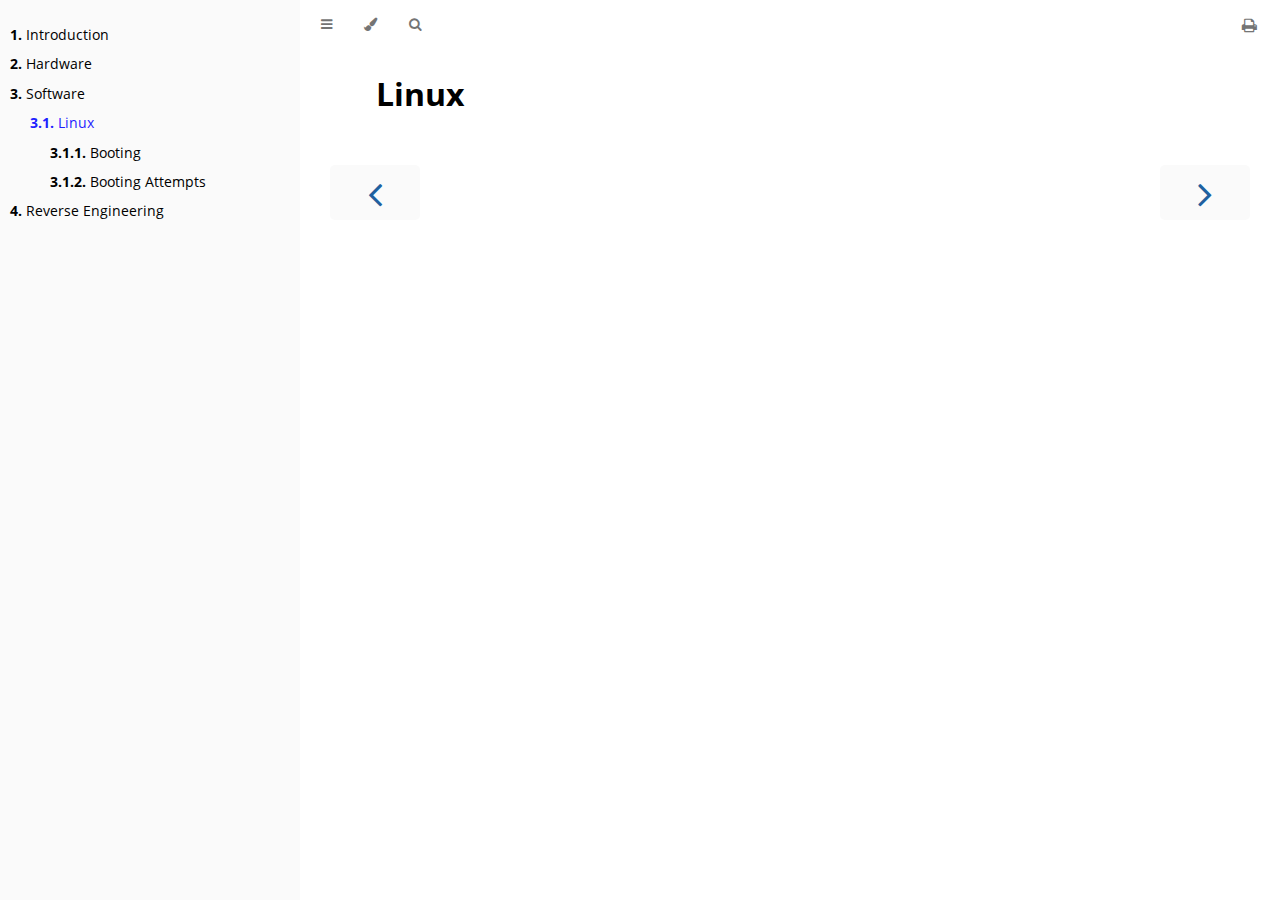
<file: 3-software/linux/index.html>
<!DOCTYPE HTML>
<html lang="en" class="sidebar-visible no-js light">
    <head>
        <!-- Book generated using mdBook -->
        <meta charset="UTF-8">
        <title>Linux</title>
        <!-- Custom HTML head -->
        <meta content="text/html; charset=utf-8" http-equiv="Content-Type">
        <meta name="description" content="">
        <meta name="viewport" content="width=device-width, initial-scale=1">
        <meta name="theme-color" content="#ffffff" />

        <link rel="icon" href="../../favicon.svg">
        <link rel="shortcut icon" href="../../favicon.png">
        <link rel="stylesheet" href="../../css/variables.css">
        <link rel="stylesheet" href="../../css/general.css">
        <link rel="stylesheet" href="../../css/chrome.css">
        <link rel="stylesheet" href="../../css/print.css" media="print">
        <!-- Fonts -->
        <link rel="stylesheet" href="../../FontAwesome/css/font-awesome.css">
        <link rel="stylesheet" href="../../fonts/fonts.css">
        <!-- Highlight.js Stylesheets -->
        <link rel="stylesheet" href="../../highlight.css">
        <link rel="stylesheet" href="../../tomorrow-night.css">
        <link rel="stylesheet" href="../../ayu-highlight.css">

        <!-- Custom theme stylesheets -->
        <link rel="stylesheet" href="../../custom.css">
    </head>
    <body>
        <!-- Provide site root to javascript -->
        <script type="text/javascript">
            var path_to_root = "../../";
            var default_theme = window.matchMedia("(prefers-color-scheme: dark)").matches ? "navy" : "light";
        </script>

        <!-- Work around some values being stored in localStorage wrapped in quotes -->
        <script type="text/javascript">
            try {
                var theme = localStorage.getItem('mdbook-theme');
                var sidebar = localStorage.getItem('mdbook-sidebar');

                if (theme.startsWith('"') && theme.endsWith('"')) {
                    localStorage.setItem('mdbook-theme', theme.slice(1, theme.length - 1));
                }

                if (sidebar.startsWith('"') && sidebar.endsWith('"')) {
                    localStorage.setItem('mdbook-sidebar', sidebar.slice(1, sidebar.length - 1));
                }
            } catch (e) { }
        </script>

        <!-- Set the theme before any content is loaded, prevents flash -->
        <script type="text/javascript">
            var theme;
            try { theme = localStorage.getItem('mdbook-theme'); } catch(e) { }
            if (theme === null || theme === undefined) { theme = default_theme; }
            var html = document.querySelector('html');
            html.classList.remove('no-js')
            html.classList.remove('light')
            html.classList.add(theme);
            html.classList.add('js');
        </script>

        <!-- Hide / unhide sidebar before it is displayed -->
        <script type="text/javascript">
            var html = document.querySelector('html');
            var sidebar = 'hidden';
            if (document.body.clientWidth >= 1080) {
                try { sidebar = localStorage.getItem('mdbook-sidebar'); } catch(e) { }
                sidebar = sidebar || 'visible';
            }
            html.classList.remove('sidebar-visible');
            html.classList.add("sidebar-" + sidebar);
        </script>

        <nav id="sidebar" class="sidebar" aria-label="Table of contents">
            <div class="sidebar-scrollbox">
                <ol class="chapter"><li class="chapter-item expanded "><a href="../../1-introduction/index.html"><strong aria-hidden="true">1.</strong> Introduction</a></li><li class="chapter-item expanded "><a href="../../2-hardware/index.html"><strong aria-hidden="true">2.</strong> Hardware</a></li><li class="chapter-item expanded "><a href="../../3-software/index.html"><strong aria-hidden="true">3.</strong> Software</a></li><li><ol class="section"><li class="chapter-item expanded "><a href="../../3-software/linux/index.html" class="active"><strong aria-hidden="true">3.1.</strong> Linux</a></li><li><ol class="section"><li class="chapter-item expanded "><a href="../../3-software/linux/booting.html"><strong aria-hidden="true">3.1.1.</strong> Booting</a></li><li class="chapter-item expanded "><a href="../../3-software/linux/booting_attempts.html"><strong aria-hidden="true">3.1.2.</strong> Booting Attempts</a></li></ol></li></ol></li><li class="chapter-item expanded "><a href="../../9-reverse-engineering/index.html"><strong aria-hidden="true">4.</strong> Reverse Engineering</a></li></ol>
            </div>
            <div id="sidebar-resize-handle" class="sidebar-resize-handle"></div>
        </nav>

        <div id="page-wrapper" class="page-wrapper">

            <div class="page">
                <div id="menu-bar-hover-placeholder"></div>
                <div id="menu-bar" class="menu-bar sticky bordered">
                    <div class="left-buttons">
                        <button id="sidebar-toggle" class="icon-button" type="button" title="Toggle Table of Contents" aria-label="Toggle Table of Contents" aria-controls="sidebar">
                            <i class="fa fa-bars"></i>
                        </button>
                        <button id="theme-toggle" class="icon-button" type="button" title="Change theme" aria-label="Change theme" aria-haspopup="true" aria-expanded="false" aria-controls="theme-list">
                            <i class="fa fa-paint-brush"></i>
                        </button>
                        <ul id="theme-list" class="theme-popup" aria-label="Themes" role="menu">
                            <li role="none"><button role="menuitem" class="theme" id="light">Light (default)</button></li>
                            <li role="none"><button role="menuitem" class="theme" id="rust">Rust</button></li>
                            <li role="none"><button role="menuitem" class="theme" id="coal">Coal</button></li>
                            <li role="none"><button role="menuitem" class="theme" id="navy">Navy</button></li>
                            <li role="none"><button role="menuitem" class="theme" id="ayu">Ayu</button></li>
                        </ul>
                        <button id="search-toggle" class="icon-button" type="button" title="Search. (Shortkey: s)" aria-label="Toggle Searchbar" aria-expanded="false" aria-keyshortcuts="S" aria-controls="searchbar">
                            <i class="fa fa-search"></i>
                        </button>
                    </div>

                    <h1 class="menu-title"></h1>

                    <div class="right-buttons">
                        <a href="../../print.html" title="Print this book" aria-label="Print this book">
                            <i id="print-button" class="fa fa-print"></i>
                        </a>
                    </div>
                </div>

                <div id="search-wrapper" class="hidden">
                    <form id="searchbar-outer" class="searchbar-outer">
                        <input type="search" id="searchbar" name="searchbar" placeholder="Search this book ..." aria-controls="searchresults-outer" aria-describedby="searchresults-header">
                    </form>
                    <div id="searchresults-outer" class="searchresults-outer hidden">
                        <div id="searchresults-header" class="searchresults-header"></div>
                        <ul id="searchresults">
                        </ul>
                    </div>
                </div>
                <!-- Apply ARIA attributes after the sidebar and the sidebar toggle button are added to the DOM -->
                <script type="text/javascript">
                    document.getElementById('sidebar-toggle').setAttribute('aria-expanded', sidebar === 'visible');
                    document.getElementById('sidebar').setAttribute('aria-hidden', sidebar !== 'visible');
                    Array.from(document.querySelectorAll('#sidebar a')).forEach(function(link) {
                        link.setAttribute('tabIndex', sidebar === 'visible' ? 0 : -1);
                    });
                </script>

                <div id="content" class="content">
                    <main>
                        <h1 id="linux"><a class="header" href="#linux">Linux</a></h1>

                    </main>

                    <nav class="nav-wrapper" aria-label="Page navigation">
                        <!-- Mobile navigation buttons -->
                            <a rel="prev" href="../../3-software/index.html" class="mobile-nav-chapters previous" title="Previous chapter" aria-label="Previous chapter" aria-keyshortcuts="Left">
                                <i class="fa fa-angle-left"></i>
                            </a>
                            <a rel="next" href="../../3-software/linux/booting.html" class="mobile-nav-chapters next" title="Next chapter" aria-label="Next chapter" aria-keyshortcuts="Right">
                                <i class="fa fa-angle-right"></i>
                            </a>
                        <div style="clear: both"></div>
                    </nav>
                </div>
            </div>

            <nav class="nav-wide-wrapper" aria-label="Page navigation">
                    <a rel="prev" href="../../3-software/index.html" class="nav-chapters previous" title="Previous chapter" aria-label="Previous chapter" aria-keyshortcuts="Left">
                        <i class="fa fa-angle-left"></i>
                    </a>
                    <a rel="next" href="../../3-software/linux/booting.html" class="nav-chapters next" title="Next chapter" aria-label="Next chapter" aria-keyshortcuts="Right">
                        <i class="fa fa-angle-right"></i>
                    </a>
            </nav>

        </div>

        <script type="text/javascript">
            window.playground_copyable = true;
        </script>
        <script src="../../elasticlunr.min.js" type="text/javascript" charset="utf-8"></script>
        <script src="../../mark.min.js" type="text/javascript" charset="utf-8"></script>
        <script src="../../searcher.js" type="text/javascript" charset="utf-8"></script>
        <script src="../../clipboard.min.js" type="text/javascript" charset="utf-8"></script>
        <script src="../../highlight.js" type="text/javascript" charset="utf-8"></script>
        <script src="../../book.js" type="text/javascript" charset="utf-8"></script>

        <!-- Custom JS scripts -->
        <script type="text/javascript" src="../../custom.js"></script>
    </body>
</html>
</file>
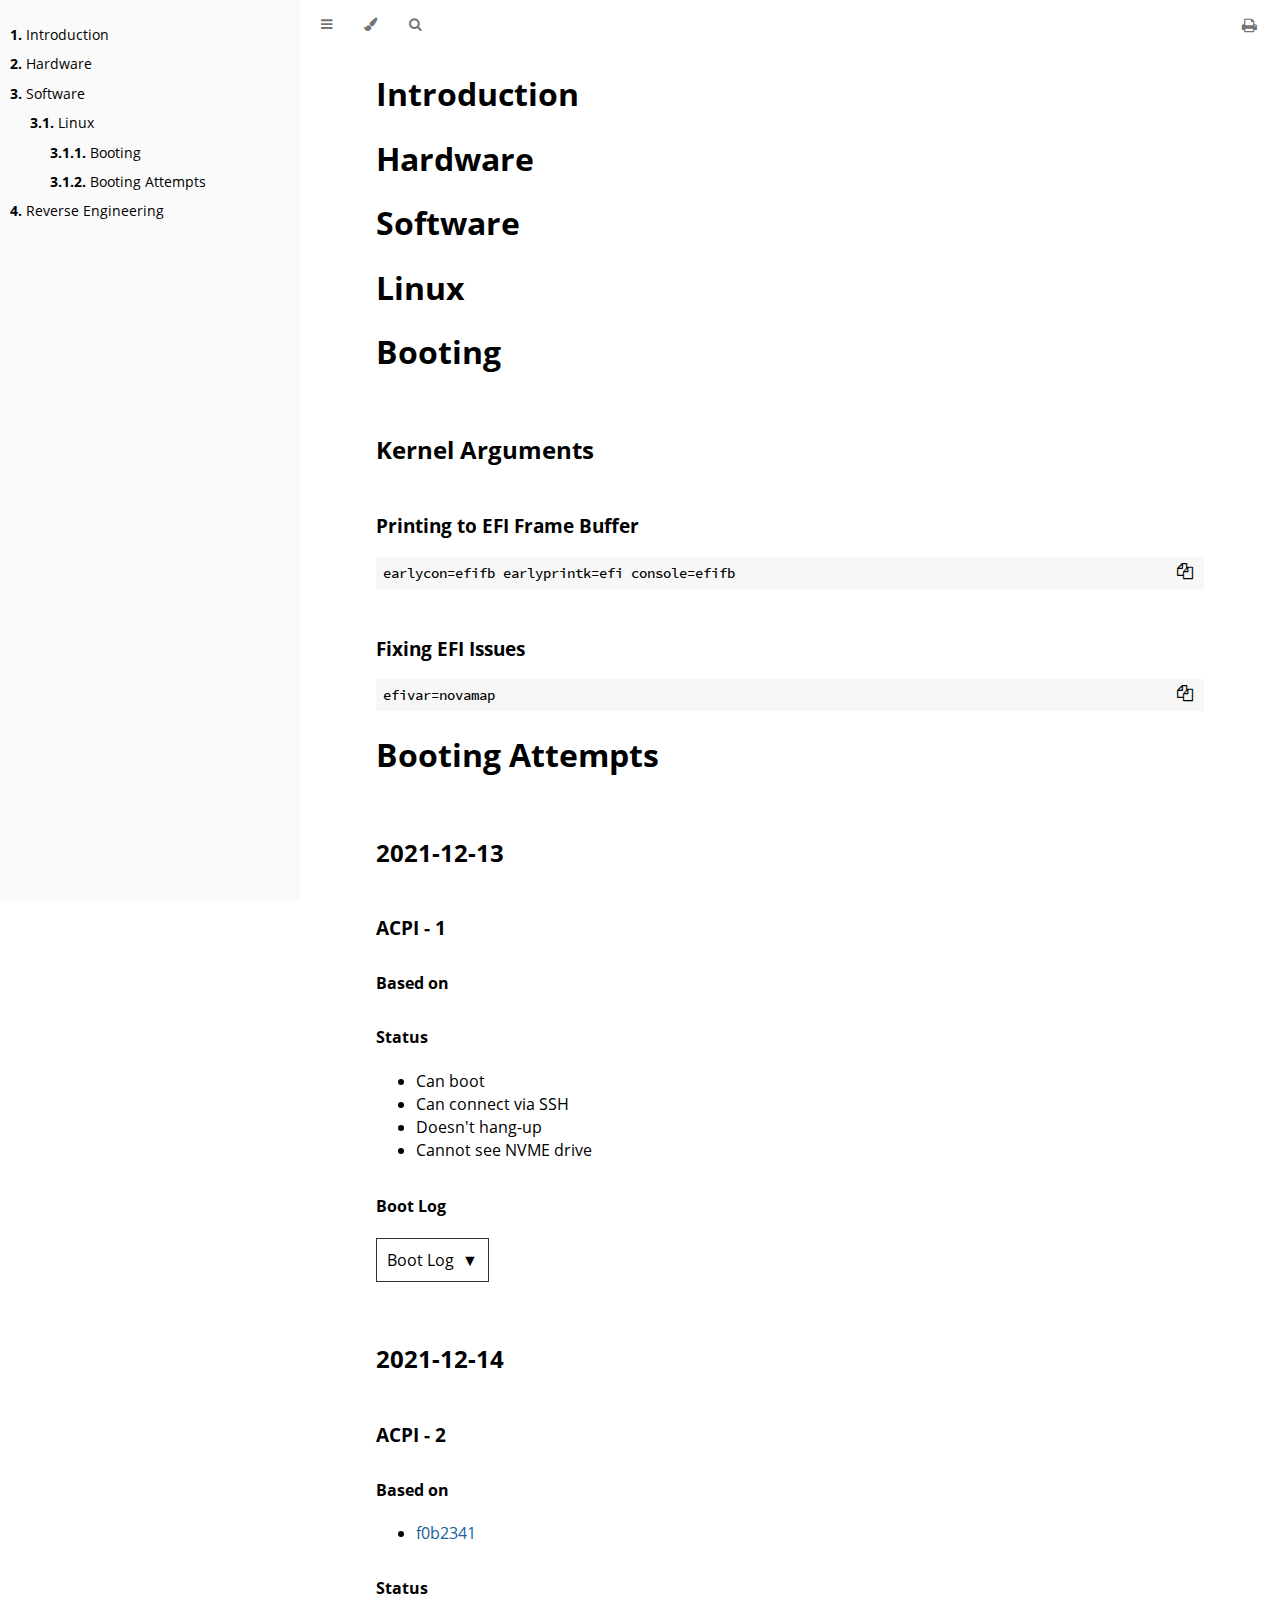
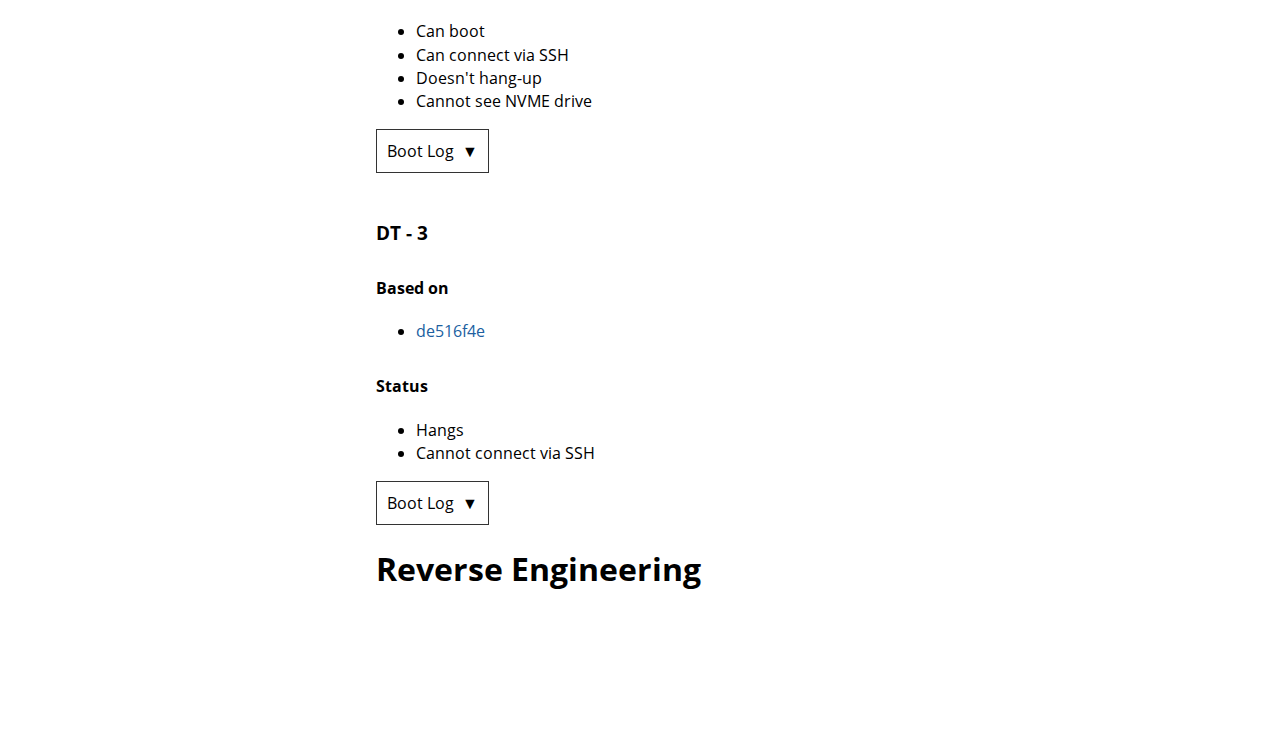
<file: print.html>
<!DOCTYPE HTML>
<html lang="en" class="sidebar-visible no-js light">
    <head>
        <!-- Book generated using mdBook -->
        <meta charset="UTF-8">
        <title></title>
        <meta name="robots" content="noindex" />
        <!-- Custom HTML head -->
        <meta content="text/html; charset=utf-8" http-equiv="Content-Type">
        <meta name="description" content="">
        <meta name="viewport" content="width=device-width, initial-scale=1">
        <meta name="theme-color" content="#ffffff" />

        <link rel="icon" href="favicon.svg">
        <link rel="shortcut icon" href="favicon.png">
        <link rel="stylesheet" href="css/variables.css">
        <link rel="stylesheet" href="css/general.css">
        <link rel="stylesheet" href="css/chrome.css">
        <link rel="stylesheet" href="css/print.css" media="print">
        <!-- Fonts -->
        <link rel="stylesheet" href="FontAwesome/css/font-awesome.css">
        <link rel="stylesheet" href="fonts/fonts.css">
        <!-- Highlight.js Stylesheets -->
        <link rel="stylesheet" href="highlight.css">
        <link rel="stylesheet" href="tomorrow-night.css">
        <link rel="stylesheet" href="ayu-highlight.css">

        <!-- Custom theme stylesheets -->
        <link rel="stylesheet" href="custom.css">
    </head>
    <body>
        <!-- Provide site root to javascript -->
        <script type="text/javascript">
            var path_to_root = "";
            var default_theme = window.matchMedia("(prefers-color-scheme: dark)").matches ? "navy" : "light";
        </script>

        <!-- Work around some values being stored in localStorage wrapped in quotes -->
        <script type="text/javascript">
            try {
                var theme = localStorage.getItem('mdbook-theme');
                var sidebar = localStorage.getItem('mdbook-sidebar');

                if (theme.startsWith('"') && theme.endsWith('"')) {
                    localStorage.setItem('mdbook-theme', theme.slice(1, theme.length - 1));
                }

                if (sidebar.startsWith('"') && sidebar.endsWith('"')) {
                    localStorage.setItem('mdbook-sidebar', sidebar.slice(1, sidebar.length - 1));
                }
            } catch (e) { }
        </script>

        <!-- Set the theme before any content is loaded, prevents flash -->
        <script type="text/javascript">
            var theme;
            try { theme = localStorage.getItem('mdbook-theme'); } catch(e) { }
            if (theme === null || theme === undefined) { theme = default_theme; }
            var html = document.querySelector('html');
            html.classList.remove('no-js')
            html.classList.remove('light')
            html.classList.add(theme);
            html.classList.add('js');
        </script>

        <!-- Hide / unhide sidebar before it is displayed -->
        <script type="text/javascript">
            var html = document.querySelector('html');
            var sidebar = 'hidden';
            if (document.body.clientWidth >= 1080) {
                try { sidebar = localStorage.getItem('mdbook-sidebar'); } catch(e) { }
                sidebar = sidebar || 'visible';
            }
            html.classList.remove('sidebar-visible');
            html.classList.add("sidebar-" + sidebar);
        </script>

        <nav id="sidebar" class="sidebar" aria-label="Table of contents">
            <div class="sidebar-scrollbox">
                <ol class="chapter"><li class="chapter-item expanded "><a href="1-introduction/index.html"><strong aria-hidden="true">1.</strong> Introduction</a></li><li class="chapter-item expanded "><a href="2-hardware/index.html"><strong aria-hidden="true">2.</strong> Hardware</a></li><li class="chapter-item expanded "><a href="3-software/index.html"><strong aria-hidden="true">3.</strong> Software</a></li><li><ol class="section"><li class="chapter-item expanded "><a href="3-software/linux/index.html"><strong aria-hidden="true">3.1.</strong> Linux</a></li><li><ol class="section"><li class="chapter-item expanded "><a href="3-software/linux/booting.html"><strong aria-hidden="true">3.1.1.</strong> Booting</a></li><li class="chapter-item expanded "><a href="3-software/linux/booting_attempts.html"><strong aria-hidden="true">3.1.2.</strong> Booting Attempts</a></li></ol></li></ol></li><li class="chapter-item expanded "><a href="9-reverse-engineering/index.html"><strong aria-hidden="true">4.</strong> Reverse Engineering</a></li></ol>
            </div>
            <div id="sidebar-resize-handle" class="sidebar-resize-handle"></div>
        </nav>

        <div id="page-wrapper" class="page-wrapper">

            <div class="page">
                <div id="menu-bar-hover-placeholder"></div>
                <div id="menu-bar" class="menu-bar sticky bordered">
                    <div class="left-buttons">
                        <button id="sidebar-toggle" class="icon-button" type="button" title="Toggle Table of Contents" aria-label="Toggle Table of Contents" aria-controls="sidebar">
                            <i class="fa fa-bars"></i>
                        </button>
                        <button id="theme-toggle" class="icon-button" type="button" title="Change theme" aria-label="Change theme" aria-haspopup="true" aria-expanded="false" aria-controls="theme-list">
                            <i class="fa fa-paint-brush"></i>
                        </button>
                        <ul id="theme-list" class="theme-popup" aria-label="Themes" role="menu">
                            <li role="none"><button role="menuitem" class="theme" id="light">Light (default)</button></li>
                            <li role="none"><button role="menuitem" class="theme" id="rust">Rust</button></li>
                            <li role="none"><button role="menuitem" class="theme" id="coal">Coal</button></li>
                            <li role="none"><button role="menuitem" class="theme" id="navy">Navy</button></li>
                            <li role="none"><button role="menuitem" class="theme" id="ayu">Ayu</button></li>
                        </ul>
                        <button id="search-toggle" class="icon-button" type="button" title="Search. (Shortkey: s)" aria-label="Toggle Searchbar" aria-expanded="false" aria-keyshortcuts="S" aria-controls="searchbar">
                            <i class="fa fa-search"></i>
                        </button>
                    </div>

                    <h1 class="menu-title"></h1>

                    <div class="right-buttons">
                        <a href="print.html" title="Print this book" aria-label="Print this book">
                            <i id="print-button" class="fa fa-print"></i>
                        </a>
                    </div>
                </div>

                <div id="search-wrapper" class="hidden">
                    <form id="searchbar-outer" class="searchbar-outer">
                        <input type="search" id="searchbar" name="searchbar" placeholder="Search this book ..." aria-controls="searchresults-outer" aria-describedby="searchresults-header">
                    </form>
                    <div id="searchresults-outer" class="searchresults-outer hidden">
                        <div id="searchresults-header" class="searchresults-header"></div>
                        <ul id="searchresults">
                        </ul>
                    </div>
                </div>
                <!-- Apply ARIA attributes after the sidebar and the sidebar toggle button are added to the DOM -->
                <script type="text/javascript">
                    document.getElementById('sidebar-toggle').setAttribute('aria-expanded', sidebar === 'visible');
                    document.getElementById('sidebar').setAttribute('aria-hidden', sidebar !== 'visible');
                    Array.from(document.querySelectorAll('#sidebar a')).forEach(function(link) {
                        link.setAttribute('tabIndex', sidebar === 'visible' ? 0 : -1);
                    });
                </script>

                <div id="content" class="content">
                    <main>
                        <h1 id="introduction"><a class="header" href="#introduction">Introduction</a></h1>
<div style="break-before: page; page-break-before: always;"></div><h1 id="hardware"><a class="header" href="#hardware">Hardware</a></h1>
<div style="break-before: page; page-break-before: always;"></div><h1 id="software"><a class="header" href="#software">Software</a></h1>
<div style="break-before: page; page-break-before: always;"></div><h1 id="linux"><a class="header" href="#linux">Linux</a></h1>
<div style="break-before: page; page-break-before: always;"></div><h1 id="booting"><a class="header" href="#booting">Booting</a></h1>
<h2 id="kernel-arguments"><a class="header" href="#kernel-arguments">Kernel Arguments</a></h2>
<h3 id="printing-to-efi-frame-buffer"><a class="header" href="#printing-to-efi-frame-buffer">Printing to EFI Frame Buffer</a></h3>
<pre><code>earlycon=efifb earlyprintk=efi console=efifb
</code></pre>
<h3 id="fixing-efi-issues"><a class="header" href="#fixing-efi-issues">Fixing EFI Issues</a></h3>
<pre><code>efivar=novamap
</code></pre>
<div style="break-before: page; page-break-before: always;"></div><h1 id="booting-attempts"><a class="header" href="#booting-attempts">Booting Attempts</a></h1>
<!-- toc -->
<h2 id="2021-12-13"><a class="header" href="#2021-12-13">2021-12-13</a></h2>
<h3 id="acpi---1"><a class="header" href="#acpi---1">ACPI - 1</a></h3>
<h4 id="based-on"><a class="header" href="#based-on">Based on</a></h4>
<h4 id="status"><a class="header" href="#status">Status</a></h4>
<ul>
<li>Can boot</li>
<li>Can connect via SSH</li>
<li>Doesn't hang-up</li>
<li>Cannot see NVME drive</li>
</ul>
<h4 id="boot-log"><a class="header" href="#boot-log">Boot Log</a></h4>
<div class="accordion-button">Boot Log</div>
<div class="accordion-content">
<pre><code>[    0.000000] Booting Linux on physical CPU 0x0000000000 [0x51df805e]
[    0.000000] Linux version 5.15.0-rc5-next-20211015-08472-gc94abcd4a726 (dvitali@denvit-ws1) (aarch64-linux-gnu-gcc (GCC) 11.2.0, GNU ld (GNU Binutils) 2.37) #28 SMP Mon Dec 13 22:13:27 CET 2021
[    0.000000] efi: EFI v2.70 by Qualcomm Technologies, Inc.
[    0.000000] efi: ACPI 2.0=0xffffe000 TPMFinalLog=0xfff63000 MEMATTR=0xfab6d018 ESRT=0xfa5da418 SMBIOS=0xfff5c000 TPMEventLog=0xf8080018 RNG=0xfeb2bd98 MEMRESERVE=0xf807db98 
[    0.000000] efi: seeding entropy pool
[    0.000000] esrt: Reserving ESRT space from 0x00000000fa5da418 to 0x00000000fa5da518.
[    0.000000] ACPI: Early table checksum verification disabled
[    0.000000] ACPI: RSDP 0x00000000FFFFE000 000024 (v02 QCOM  )
[    0.000000] ACPI: XSDT 0x00000000FFFFD000 000094 (v01 QCOM   QCOMEDK2 00008180 QCOM 00000001)
[    0.000000] ACPI: FACP 0x00000000FFF8C000 000114 (v06 QCOM   QCOMEDK2 00008180 QCOM 00000001)
[    0.000000] ACPI: DSDT 0x00000000FFF8D000 062098 (v02 QCOMM  SDM8180  00000003 MSFT 05000000)
[    0.000000] ACPI: MSDM 0x00000000FFFFC000 000055 (v01 MSFT            00000001 MSFT 00000001)
[    0.000000] ACPI: BERT 0x00000000FFFFB000 000030 (v01 QCOM   QCOMEDK2 00000000 QCOM 00000001)
[    0.000000] ACPI: BGRT 0x00000000FFFFA000 000038 (v01 QCOM   QCOMEDK2 00000001 QCOM 00000001)
[    0.000000] ACPI: BGRT 0x00000000FFFF9000 000038 (v01 QCOM   QCOMEDK2 00008180 QCOM 00000001)
[    0.000000] ACPI: CSRT 0x00000000FFFF1000 007CB7 (v00 QCOM   QCOMEDK2 00008180 QCOM 00000001)
[    0.000000] ACPI: DBG2 0x00000000FFFF0000 00041A (v01 QCOM   QCOMEDK2 00008180 QCOM 00000001)
[    0.000000] ACPI: GTDT 0x00000000FFF8B000 00009C (v02 QCOM   QCOMEDK2 00008180 QCOM 00000001)
[    0.000000] ACPI: IORT 0x00000000FFF89000 001943 (v00 QCOM   QCOMEDK2 00008180 QCOM 00000001)
[    0.000000] ACPI: APIC 0x00000000FFF88000 0002EC (v05 QCOM   QCOMEDK2 00008180 QCOM 00000001)
[    0.000000] ACPI: MCFG 0x00000000FFF87000 00006C (v01 QCOM   QCOMEDK2 00008180 QCOM 00000001)
[    0.000000] ACPI: PPTT 0x00000000FFF86000 00019E (v01 QCOM   QCOMEDK2 00008180 QCOM 00000001)
[    0.000000] ACPI: TPM2 0x00000000FFF85000 000054 (v03 QCOM   QCOMEDK2 00008180 QCOM 00000001)
[    0.000000] ACPI: FPDT 0x00000000FFF84000 000044 (v01 QCOM   QCOMEDK2 00000001 QCOM 00000001)
[    0.000000] NUMA: Failed to initialise from firmware
[    0.000000] NUMA: Faking a node at [mem 0x0000000080000000-0x0000000df75fffff]
[    0.000000] NUMA: NODE_DATA [mem 0xdf5708c00-0xdf570afff]
[    0.000000] Zone ranges:
[    0.000000]   DMA      [mem 0x0000000080000000-0x00000000ffffffff]
[    0.000000]   DMA32    empty
[    0.000000]   Normal   [mem 0x0000000100000000-0x0000000df75fffff]
[    0.000000] Movable zone start for each node
[    0.000000] Early memory node ranges
[    0.000000]   node   0: [mem 0x0000000080000000-0x00000000805fffff]
[    0.000000]   node   0: [mem 0x0000000080600000-0x00000000829fffff]
[    0.000000]   node   0: [mem 0x0000000083722000-0x00000000856fffff]
[    0.000000]   node   0: [mem 0x0000000085d00000-0x0000000085efffff]
[    0.000000]   node   0: [mem 0x0000000085f20000-0x0000000085f4ffff]
[    0.000000]   node   0: [mem 0x0000000085f50000-0x0000000085ffffff]
[    0.000000]   node   0: [mem 0x0000000086000000-0x00000000861fffff]
[    0.000000]   node   0: [mem 0x000000008b700000-0x000000009aafffff]
[    0.000000]   node   0: [mem 0x000000009ab00000-0x000000009dff7fff]
[    0.000000]   node   0: [mem 0x000000009dff8000-0x000000009dffffff]
[    0.000000]   node   0: [mem 0x000000009e000000-0x000000009e3fffff]
[    0.000000]   node   0: [mem 0x000000009e400000-0x000000009f7fffff]
[    0.000000]   node   0: [mem 0x000000009f800000-0x000000009ff8ffff]
[    0.000000]   node   0: [mem 0x000000009ff90000-0x000000009ff91fff]
[    0.000000]   node   0: [mem 0x000000009ffb0000-0x000000009ffcffff]
[    0.000000]   node   0: [mem 0x000000009ffd0000-0x000000009fffffff]
[    0.000000]   node   0: [mem 0x00000000a0000000-0x00000000fea51fff]
[    0.000000]   node   0: [mem 0x00000000fea52000-0x00000000fff6afff]
[    0.000000]   node   0: [mem 0x00000000fff6b000-0x000000027fffffff]
[    0.000000]   node   0: [mem 0x0000000c00000000-0x0000000df75fffff]
[    0.000000] Initmem setup node 0 [mem 0x0000000080000000-0x0000000df75fffff]
[    0.000000] On node 0, zone DMA: 3362 pages in unavailable ranges
[    0.000000] On node 0, zone DMA: 1536 pages in unavailable ranges
[    0.000000] On node 0, zone DMA: 32 pages in unavailable ranges
[    0.000000] On node 0, zone DMA: 21760 pages in unavailable ranges
[    0.000000] On node 0, zone DMA: 30 pages in unavailable ranges
 34.078109] usb 4-1.2: new SuperSpeed USB device number 3 using xhci-hcd
[   34.265226] usb 4-1.2: reset SuperSpeed USB device number 3 using xhci-hcd
[   34.321776] r8152 4-1.2:1.0: load rtl8153a-3 v2 02/07/20 succes[    0.000000] On node 0, zone Normal: 2560 pages in unavailable ranges
sfully
[   34.366116] r8152 4-1.2:1.0 eth0: v1.12.11
[   44.266478] r8152 4-1.2:1.0 eth0: carrier on
[  102.092780] r8152 4-1.2:1.0 eth0: carrier off
[  10[    0.000000] cma: Reserved 32 MiB at 0x00000000fc800000
5.738383] r8152 4-1.2:1.0 eth0: carrier on
[  121.438079] random: crng init done
[  121.438161] random: 7 urandom warning(s) missed due to ratelimiting
[  723.979317] bdi mtd-0[    0.000000] psci: probing for conduit method from ACPI.
: the stable_pages_required attribute has been removed. Use the stable_writes queue attribute instead.
[    0.000000] Booting Linux on physical CPU 0x0000000000 [0x51df805e]
[    0.0[    0.000000] psci: PSCIv1.1 detected in firmware.
00000] Linux version 5.15.0-rc5-next-20211015-08472-gc94abcd4a726 (dvitali@denvit-ws1) (aarch64-linux-gnu-gcc (GCC) 11.2.0, GNU ld (GNU Binutils) 2.37) #28 SMP Mon Dec 13 22:13:27 CET 2021
[    0.[    0.000000] psci: Using standard PSCI v0.2 function IDs
000000] efi: EFI v2.70 by Qualcomm Technologies, Inc.
[    0.000000] efi: ACPI 2.0=0xffffe000 TPMFinalLog=0xfff63000 MEMATTR=0xfab6d018 ESRT=0xfa5da418 SMBIOS=0xfff5c000 TPMEventLog=0xf8080[    0.000000] psci: MIGRATE_INFO_TYPE not supported.
018 RNG=0xfeb2bd98 MEMRESERVE=0xf807db98 
[    0.000000] efi: seeding entropy pool
[    0.000000] esrt: Reserving ESRT space from 0x00000000fa5da418 to 0x00000000fa5da518.
[    0.0[    0.000000] psci: SMC Calling Convention v1.1
00000] ACPI: Early table checksum verification disabled
[    0.000000] ACPI: RSDP 0x00000000FFFFE000 000024 (v02 QCOM  )
[    0.000000] ACPI: XSDT 0x00000000FFFFD000 000094 (v01 QCOM   QCOMEDK[    0.000000] ACPI: SRAT not present
2 00008180 QCOM 00000001)
[    0.000000] ACPI: FACP 0x00000000FFF8C000 000114 (v06 QCOM   QCOMEDK2 00008180 QCOM 00000001)
[    0.000000] ACPI: DSDT 0x00000000FFF8D000 062098 (v02 QCOMM  SDM8180  0000000[    0.000000] percpu: Embedded 28 pages/cpu s74392 r8192 d32104 u114688
3 MSFT 05000000)
[    0.000000] ACPI: MSDM 0x00000000FFFFC000 000055 (v01 MSFT            00000001 MSFT 00000001)
[    0.000000] ACPI: BERT 0x00000000FFFFB000 000030 (v[    0.000000] pcpu-alloc: s74392 r8192 d32104 u114688 alloc=28*4096
01 QCOM   QCOMEDK2 00000000 QCOM 00000001)
[    0.000000] ACPI: BGRT 0x00000000FFFFA000 000038 (v01 QCOM   QCOMEDK2 00000001 QCOM 00000001)
[    0.000000] ACPI: BGRT 0x0000[    0.000000] pcpu-alloc: [0] 0 [0] 1 [0] 2 [0] 3 [0] 4 [0] 5 [0] 6 [0] 7 
0000FFFF9000 000038 (v01 QCOM   QCOMEDK2 00008180 QCOM 00000001)
[    0.000000] ACPI: CSRT 0x00000000FFFF1000 007CB7 (v00 QCOM   QCOMEDK2 00008180 QCOM 00000001)
[  [    0.000000] Detected VIPT I-cache on CPU0
  0.000000] ACPI: DBG2 0x00000000FFFF0000 00041A (v01 QCOM   QCOMEDK2 00008180 QCOM 00000001)
[    0.000000] ACPI: GTDT 0x00000000FFF8B000 00009C (v02 QCOM   QCOMEDK2 00008180 QCOM 00000001)
[    [    0.000000] CPU features: detected: GIC system register CPU interface
0.000000] ACPI: IORT 0x00000000FFF89000 001943 (v00 QCOM   QCOMEDK2 00008180 QCOM 00000001)
[    0.000000] ACPI: APIC 0x00000000FFF88000 0002EC (v05 QCOM   QCOMEDK2 00008180 Q[    0.000000] CPU features: kernel page table isolation forced ON by KASLR
COM 00000001)
[    0.000000] ACPI: MCFG 0x00000000FFF87000 00006C (v01 QCOM   QCOMEDK2 00008180 QCOM 00000001)
[    0.000000] ACPI: PPTT 0x00000000FFF86000 00019E (v[    0.000000] CPU features: detected: Kernel page table isolation (KPTI)
01 QCOM   QCOMEDK2 00008180 QCOM 00000001)
[    0.000000] ACPI: TPM2 0x00000000FFF85000 000054 (v03 QCOM   QCOMEDK2 00008180 QCOM 00000001)
[    0.000000] ACPI: FPDT 0[    0.000000] CPU features: detected: ARM errata 1165522, 1319367, or 1530923
x00000000FFF84000 000044 (v01 QCOM   QCOMEDK2 00000001 QCOM 00000001)
[    0.000000] NUMA: Failed to initialise from firmware
[    0.000000] NUMA: Faking a node a[    0.000000] Fallback order for Node 0: 0 
t [mem 0x0000000080000000-0x0000000df75fffff]
[    0.000000] NUMA: NODE_DATA [mem 0xdf5708c00-0xdf570afff]
[    0.000000] Zone ranges:
[    0.000000]   DMA      [mem 0x0000000080000000-0x00[    0.000000] Built 1 zonelists, mobility grouping on.  Total pages: 4067272
000000ffffffff]
[    0.000000]   DMA32    empty
[    0.000000]   Normal   [mem 0x0000000100000000-0x0000000df75fffff]
[    0.000000] Movable zone start for [    0.000000] Policy zone: Normal
each node
[    0.000000] Early memory node ranges
[    0.000000]   node   0: [mem 0x0000000080000000-0x00000000805fffff]
[    0.000000]   node   0: [mem 0x0000000080600000-0x00000000829fffff]
[    0.000000] Kernel command line: BOOT_IMAGE=/boot/kernel/Image.gz efi=novamap console=tty0 console=ttyUSB0,115200
[    0.000000]   node   0: [mem 0x0000000083722000-0x00000000856fffff]
[    0.000000]   node   0: [mem 0x0000000085d00000-0x0000000[    0.000000] Unknown kernel command line parameters &quot;BOOT_IMAGE=/boot/kernel/Image.gz&quot;, will be passed to user space.
085efffff]
[    0.000000]   node   0: [mem 0x0000000085f20000-0x0000000085f4ffff]
[    0.000000]   node   0: [mem 0x00000[    0.000000] Dentry cache hash table entries: 2097152 (order: 12, 16777216 bytes, linear)
00085f50000-0x0000000085ffffff]
[    0.000000]   node   0: [mem 0x0000000086000000-0x00000000861fff[    0.000000] Inode-cache hash table entries: 1048576 (order: 11, 8388608 bytes, linear)
[    0.000000] mem auto-init: stack:off, heap alloc:off, heap free:off
[    0.000000] software IO TLB: mapped [mem 0x00000000edcaf000-0x00000000f1caf000] (64MB)
[    0.000000] Memory: 15720960K/16529024K available (18304K kernel code, 4176K rwdata, 10024K rodata, 9664K init, 506K bss, 775296K reserved, 32768K cma-reserved)
[    0.000000] SLUB: HWalign=64, Order=0-3, MinObjects=0, CPUs=8, Nodes=1
[    0.000000] ftrace: allocating 59303 entries in 232 pages
[    0.000000] ftrace: allocated 232 pages with 4 groups
[    0.000000] trace event string verifier disabled
[    0.000000] rcu: Hierarchical RCU implementation.
[    0.000000] rcu: 	RCU event tracing is enabled.
[    0.000000] rcu: 	RCU restricting CPUs from NR_CPUS=256 to nr_cpu_ids=8.
[    0.000000] 	Rude variant of Tasks RCU enabled.
[    0.000000] rcu: RCU calculated value of scheduler-enlistment delay is 25 jiffies.
[    0.000000] rcu: Adjusting geometry for rcu_fanout_leaf=16, nr_cpu_ids=8
[    0.000000] NR_IRQS: 64, nr_irqs: 64, preallocated irqs: 0
[    0.000000] GICv3: 928 SPIs implemented
[    0.000000] GICv3: 0 Extended SPIs implemented
[    0.000000] GICv3: Distributor has no Range Selector support
[    0.000000] Root IRQ handler: gic_handle_irq
[    0.000000] GICv3: 16 PPIs implemented
[    0.000000] GICv3: CPU0: found redistributor 0 region 0:0x0000000017a60000
[    0.000000] ACPI: SRAT not present
[    0.000000] ITS: No ITS available, not enabling LPIs
[    0.000000] random: get_random_bytes called from start_kernel+0x4ec/0x6e0 with crng_init=0
[    0.000000] ACPI GTDT: found 1 memory-mapped timer block(s).
[    0.000000] arch_timer: cp15 and mmio timer(s) running at 19.20MHz (virt/virt).
[    0.000000] clocksource: arch_sys_counter: mask: 0xffffffffffffff max_cycles: 0x46d987e47, max_idle_ns: 440795202767 ns
[    0.000000] sched_clock: 56 bits at 19MHz, resolution 52ns, wraps every 4398046511078ns
[    0.000108] Console: colour dummy device 80x25
[    0.000614] printk: console [tty0] enabled
[    0.000666] ACPI: Core revision 20210930
[    0.002105] Calibrating delay loop (skipped), value calculated using timer frequency.. 38.40 BogoMIPS (lpj=76800)
[    0.002123] pid_max: default: 32768 minimum: 301
[    0.002169] LSM: Security Framework initializing
[    0.002226] Mount-cache hash table entries: 32768 (order: 6, 262144 bytes, linear)
[    0.002257] Mountpoint-cache hash table entries: 32768 (order: 6, 262144 bytes, linear)
[    0.003326] rcu: Hierarchical SRCU implementation.
[    0.003459] Remapping and enabling EFI services.
[    0.003796] smp: Bringing up secondary CPUs ...
[    0.004828] Detected VIPT I-cache on CPU1
[    0.004855] GICv3: CPU1: found redistributor 100 region 0:0x0000000017a80000
[    0.004900] CPU1: Booted secondary processor 0x0000000100 [0x51df805e]
[    0.005889] Detected VIPT I-cache on CPU2
[    0.005911] GICv3: CPU2: found redistributor 200 region 0:0x0000000017aa0000
[    0.005954] CPU2: Booted secondary processor 0x0000000200 [0x51df805e]
[    0.006980] Detected VIPT I-cache on CPU3
[    0.007001] GICv3: CPU3: found redistributor 300 region 0:0x0000000017ac0000
[    0.007041] CPU3: Booted secondary processor 0x0000000300 [0x51df805e]
[    0.009039] CPU features: detected: Spectre-v2
[    0.009057] CPU features: detected: Spectre-v4
[    0.009063] CPU features: detected: ARM erratum 1418040
[    0.009067] Detected PIPT I-cache on CPU4
[    0.009089] GICv3: CPU4: found redistributor 400 region 0:0x0000000017ae0000
[    0.009106] arch_timer: Enabling local workaround for ARM erratum 1418040
[    0.009134] CPU4: Booted secondary processor 0x0000000400 [0x51df804e]
[    0.010409] Detected PIPT I-cache on CPU5
[    0.010438] GICv3: CPU5: found redistributor 500 region 0:0x0000000017b00000
[    0.010456] arch_timer: Enabling local workaround for ARM erratum 1418040
[    0.010486] CPU5: Booted secondary processor 0x0000000500 [0x51df804e]
[    0.011865] Detected PIPT I-cache on CPU6
[    0.011894] GICv3: CPU6: found redistributor 600 region 0:0x0000000017b20000
[    0.011911] arch_timer: Enabling local workaround for ARM erratum 1418040
[    0.011941] CPU6: Booted secondary processor 0x0000000600 [0x51df804e]
[    0.013467] Detected PIPT I-cache on CPU7
[    0.013496] GICv3: CPU7: found redistributor 700 region 0:0x0000000017b40000
[    0.013514] arch_timer: Enabling local workaround for ARM erratum 1418040
[    0.013544] CPU7: Booted secondary processor 0x0000000700 [0x51df804e]
[    0.013606] smp: Brought up 1 node, 8 CPUs
[    0.013737] SMP: Total of 8 processors activated.
[    0.013744] CPU features: detected: 32-bit EL0 Support
[    0.013750] CPU features: detected: Data cache clean to the PoU not required for I/D coherence
[    0.013760] CPU features: detected: Common not Private translations
[    0.013767] CPU features: detected: CRC32 instructions
[    0.013774] CPU features: detected: RCpc load-acquire (LDAPR)
[    0.013780] CPU features: detected: LSE atomic instructions
[    0.013787] CPU features: detected: Privileged Access Never
[    0.013794] CPU features: detected: RAS Extension Support
[    0.035188] CPU: All CPU(s) started at EL1
[    0.035227] alternatives: patching kernel code
[    0.037737] devtmpfs: initialized
[    0.038253] KASLR enabled
[    0.038367] clocksource: jiffies: mask: 0xffffffff max_cycles: 0xffffffff, max_idle_ns: 7645041785100000 ns
[    0.038387] futex hash table entries: 2048 (order: 5, 131072 bytes, linear)
[    0.038914] pinctrl core: initialized pinctrl subsystem
[    0.039523] SMBIOS 3.3 present.
[    0.039542] DMI: Microsoft Corporation Surface Pro X/Surface Pro X, BIOS 7.545.140 11/09/2020
[    0.039890] NET: Registered PF_NETLINK/PF_ROUTE protocol family
[    0.040760] DMA: preallocated 2048 KiB GFP_KERNEL pool for atomic allocations
[    0.040957] DMA: preallocated 2048 KiB GFP_KERNEL|GFP_DMA pool for atomic allocations
[    0.041277] DMA: preallocated 2048 KiB GFP_KERNEL|GFP_DMA32 pool for atomic allocations
[    0.041313] audit: initializing netlink subsys (disabled)
[    0.041392] audit: type=2000 audit(0.040:1): state=initialized audit_enabled=0 res=1
[    0.041836] thermal_sys: Registered thermal governor 'step_wise'
[    0.041842] thermal_sys: Registered thermal governor 'power_allocator'
[    0.041893] cpuidle: using governor menu
[    0.042016] hw-breakpoint: found 6 breakpoint and 4 watchpoint registers.
[    0.042139] ASID allocator initialised with 32768 entries
[    0.042563] acpiphp: ACPI Hot Plug PCI Controller Driver version: 0.5
[    0.042788] Serial: AMBA PL011 UART driver
[    0.048581] HugeTLB registered 1.00 GiB page size, pre-allocated 0 pages
[    0.048592] HugeTLB registered 32.0 MiB page size, pre-allocated 0 pages
[    0.048601] HugeTLB registered 2.00 MiB page size, pre-allocated 0 pages
[    0.048609] HugeTLB registered 64.0 KiB page size, pre-allocated 0 pages
[    0.048938] cryptd: max_cpu_qlen set to 1000
[    0.049362] ACPI: Added _OSI(Module Device)
[    0.049372] ACPI: Added _OSI(Processor Device)
[    0.049379] ACPI: Added _OSI(3.0 _SCP Extensions)
[    0.049385] ACPI: Added _OSI(Processor Aggregator Device)
[    0.049393] ACPI: Added _OSI(Linux-Dell-Video)
[    0.049400] ACPI: Added _OSI(Linux-Lenovo-NV-HDMI-Audio)
[    0.049408] ACPI: Added _OSI(Linux-HPI-Hybrid-Graphics)
[    0.092544] ACPI BIOS Error (bug): AE_AML_BUFFER_LIMIT, Field [BAUD] at bit offset/length 352/32 exceeds size of target Buffer (272 bits) (20210930/dsopcode-198)
[    0.100479] ACPI: 1 ACPI AML tables successfully acquired and loaded
[    0.107281] ACPI Error: AE_TYPE, Opcode is not deferred [BAUD] (BufferField) (20210930/nsinit-411)
[    0.107300] ACPI Error: AE_TYPE, Could not execute arguments for [BAUD] (BufferField) (20210930/nsinit-419)
[    0.110425] ACPI: Interpreter enabled
[    0.110434] ACPI: Using GIC for interrupt routing
[    0.110465] ACPI: MCFG table detected, 4 entries
[    0.121754] ACPI: PM: Power Resource [P0RR]
[    0.121821] ACPI: PM: Power Resource [R0RR]
[    0.122120] ACPI: PM: Power Resource [P1RR]
[    0.122192] ACPI: PM: Power Resource [R1RR]
[    0.122328] ACPI: PM: Power Resource [P2RR]
[    0.122394] ACPI: PM: Power Resource [R2RR]
[    0.122528] ACPI: PM: Power Resource [P3RR]
[    0.122597] ACPI: PM: Power Resource [R3RR]
[    0.135500] gpio gpiochip0: (QCOM040D:00): failed to get GPIO descriptor
[    0.135512] sc8180x-pinctrl QCOM040D:00: Failed to request GPIO for pin 0x0140, err -22
[    0.141339] ACPI: PM: Power Resource [WRST]
[    0.142414] ACPI Warning: \_SB.GPU0._CLS: Return Package is too small - found 1 elements, expected 3 (20210930/nsprepkg-362)
[    0.155053] ACPI: PCI Root Bridge [PCI0] (domain 0000 [bus 00-01])
[    0.155075] acpi PNP0A08:00: _OSC: OS supports [ExtendedConfig ASPM ClockPM Segments MSI HPX-Type3]
[    0.155245] acpi PNP0A08:00: _OSC: platform does not support [LTR]
[    0.155530] acpi PNP0A08:00: _OSC: OS now controls [PME PCIeCapability]
[    0.160869] acpi PNP0A08:00: [Firmware Bug]: ECAM area [mem 0x60000000-0x601fffff] not reserved in ACPI namespace
[    0.160894] acpi PNP0A08:00: ECAM at [mem 0x60000000-0x601fffff] for [bus 00-01]
[    0.161198] PCI host bridge to bus 0000:00
[    0.161209] pci_bus 0000:00: root bus resource [bus 00-01]
[    0.161389] pci 0000:00:00.0: [17cb:0109] type 01 class 0x060400
[    0.161469] pci 0000:00:00.0: PME# supported from D0 D3hot D3cold
[    0.162089] pci 0000:00:00.0: PCI bridge to [bus 01]
[    0.162253] ACPI: PCI Root Bridge [PCI2] (domain 0002 [bus 00-01])
[    0.162271] acpi PNP0A08:02: _OSC: OS supports [ExtendedConfig ASPM ClockPM Segments MSI HPX-Type3]
[    0.162442] acpi PNP0A08:02: _OSC: platform does not support [LTR]
[    0.162727] acpi PNP0A08:02: _OSC: OS now controls [PME PCIeCapability]
[    0.166934] acpi PNP0A08:02: [Firmware Bug]: ECAM area [mem 0x70000000-0x701fffff] not reserved in ACPI namespace
[    0.166957] acpi PNP0A08:02: ECAM at [mem 0x70000000-0x701fffff] for [bus 00-01]
[    0.167250] PCI host bridge to bus 0002:00
[    0.167261] pci_bus 0002:00: root bus resource [bus 00-01]
[    0.167432] pci 0002:00:00.0: [17cb:0109] type 01 class 0x060400
[    0.167494] pci 0002:00:00.0: PME# supported from D0 D3hot D3cold
[    0.168086] pci 0002:01:00.0: [1c5c:1327] type 00 class 0x010802
[    0.168117] pci 0002:01:00.0: reg 0x10: [mem 0x71f00000-0x71f03fff 64bit]
[    0.168255] pci 0002:01:00.0: supports D1
[    0.168264] pci 0002:01:00.0: PME# supported from D0 D1 D3hot
[    0.168473] pci 0002:00:00.0: BAR 14: no space for [mem size 0x00100000]
[    0.168486] pci 0002:00:00.0: BAR 14: failed to assign [mem size 0x00100000]
[    0.168498] pci 0002:01:00.0: BAR 0: no space for [mem size 0x00004000 64bit]
[    0.168508] pci 0002:01:00.0: BAR 0: failed to assign [mem size 0x00004000 64bit]
[    0.168520] pci 0002:00:00.0: PCI bridge to [bus 01]
[    0.168532] pci_bus 0002:00: Some PCI device resources are unassigned, try booting with pci=realloc
[    0.168663] ACPI: PCI Root Bridge [PCI3] (domain 0003 [bus 00-01])
[    0.168680] acpi PNP0A08:03: _OSC: OS supports [ExtendedConfig ASPM ClockPM Segments MSI HPX-Type3]
[    0.168845] acpi PNP0A08:03: _OSC: platform does not support [LTR]
[    0.169130] acpi PNP0A08:03: _OSC: OS now controls [PME PCIeCapability]
[    0.173322] acpi PNP0A08:03: [Firmware Bug]: ECAM area [mem 0x40000000-0x401fffff] not reserved in ACPI namespace
[    0.173344] acpi PNP0A08:03: ECAM at [mem 0x40000000-0x401fffff] for [bus 00-01]
[    0.173638] PCI host bridge to bus 0003:00
[    0.173649] pci_bus 0003:00: root bus resource [bus 00-01]
[    0.173829] pci 0003:00:00.0: [17cb:0109] type 01 class 0x060400
[    0.173939] pci 0003:00:00.0: PME# supported from D0 D3hot D3cold
[    0.174572] pci 0003:00:00.0: PCI bridge to [bus 01]
[    0.179458] iommu: Default domain type: Translated 
[    0.179468] iommu: DMA domain TLB invalidation policy: strict mode 
[    0.179575] vgaarb: loaded
[    0.179750] SCSI subsystem initialized
[    0.179832] libata version 3.00 loaded.
[    0.179912] ACPI: bus type USB registered
[    0.179970] usbcore: registered new interface driver usbfs
[    0.180001] usbcore: registered new interface driver hub
[    0.180028] usbcore: registered new device driver usb
[    0.180405] pps_core: LinuxPPS API ver. 1 registered
[    0.180414] pps_core: Software ver. 5.3.6 - Copyright 2005-2007 Rodolfo Giometti &lt;giometti@linux.it&gt;
[    0.180430] PTP clock support registered
[    0.180496] EDAC MC: Ver: 3.0.0
[    0.180854] Registered efivars operations
[    0.181468] FPGA manager framework
[    0.181527] Advanced Linux Sound Architecture Driver Initialized.
[    0.182060] clocksource: Switched to clocksource arch_sys_counter
[    0.195344] VFS: Disk quotas dquot_6.6.0
[    0.195379] VFS: Dquot-cache hash table entries: 512 (order 0, 4096 bytes)
[    0.195489] pnp: PnP ACPI init
[    0.196798] pnp: PnP ACPI: found 0 devices
[    0.199970] NET: Registered PF_INET protocol family
[    0.200192] IP idents hash table entries: 262144 (order: 9, 2097152 bytes, linear)
[    0.205559] tcp_listen_portaddr_hash hash table entries: 8192 (order: 5, 131072 bytes, linear)
[    0.205612] TCP established hash table entries: 131072 (order: 8, 1048576 bytes, linear)
[    0.205946] TCP bind hash table entries: 65536 (order: 8, 1048576 bytes, linear)
[    0.206206] TCP: Hash tables configured (established 131072 bind 65536)
[    0.206254] UDP hash table entries: 8192 (order: 6, 262144 bytes, linear)
[    0.206337] UDP-Lite hash table entries: 8192 (order: 6, 262144 bytes, linear)
[    0.206476] NET: Registered PF_UNIX/PF_LOCAL protocol family
[    0.206676] RPC: Registered named UNIX socket transport module.
[    0.206683] RPC: Registered udp transport module.
[    0.206687] RPC: Registered tcp transport module.
[    0.206691] RPC: Registered tcp NFSv4.1 backchannel transport module.
[    0.206714] PCI: CLS 0 bytes, default 64
[    0.206834] Unpacking initramfs...
[    0.636487] hw perfevents: enabled with armv8_pmuv3_0 PMU driver, 7 counters available
[    0.636677] hw perfevents: enabled with armv8_pmuv3_1 PMU driver, 7 counters available
[    0.636692] kvm [1]: HYP mode not available
[    0.637688] Initialise system trusted keyrings
[    0.637787] workingset: timestamp_bits=42 max_order=22 bucket_order=0
[    0.641902] squashfs: version 4.0 (2009/01/31) Phillip Lougher
[    0.642289] NFS: Registering the id_resolver key type
[    0.642309] Key type id_resolver registered
[    0.642316] Key type id_legacy registered
[    0.642370] nfs4filelayout_init: NFSv4 File Layout Driver Registering...
[    0.642379] nfs4flexfilelayout_init: NFSv4 Flexfile Layout Driver Registering...
[    0.642496] 9p: Installing v9fs 9p2000 file system support
[    0.668475] Key type asymmetric registered
[    0.668485] Asymmetric key parser 'x509' registered
[    0.668562] Block layer SCSI generic (bsg) driver version 0.4 loaded (major 244)
[    0.668574] io scheduler mq-deadline registered
[    0.668582] io scheduler kyber registered
[    0.673642] acpi device:0e: Cannot transition to power state D0 for parent in D3cold
[    0.673699] ------------[ cut here ]------------
[    0.673706] WARNING: CPU: 2 PID: 1 at include/linux/msi.h:262 __pci_enable_msi_range+0x3a8/0x564
[    0.673727] Modules linked in:
[    0.673737] CPU: 2 PID: 1 Comm: swapper/0 Not tainted 5.15.0-rc5-next-20211015-08472-gc94abcd4a726 #28
[    0.673748] Hardware name: Microsoft Corporation Surface Pro X/Surface Pro X, BIOS 7.545.140 11/09/2020
[    0.673759] pstate: 20400005 (nzCv daif +PAN -UAO -TCO -DIT -SSBS BTYPE=--)
[    0.673769] pc : __pci_enable_msi_range+0x3a8/0x564
[    0.673777] lr : __pci_enable_msi_range+0x2a4/0x564
[    0.673786] sp : ffff80001005b9c0
[    0.673791] x29: ffff80001005b9c0 x28: ffff621e801c32f8 x27: ffffdb92c7541e70
[    0.673805] x26: 00000000ffff0381 x25: 0000000000000000 x24: 0000000000000001
[    0.673818] x23: ffff621e801c30c8 x22: 0000000000000020 x21: 0000000000000000
[    0.673831] x20: ffff621e801c3000 x19: ffff621e808e2a80 x18: ffffffffffffffff
[    0.673844] x17: 6920746e65726170 x16: 20726f6620304420 x15: 0720072007200720
[    0.673857] x14: 0720072007200720 x13: 0720072007200720 x12: 0720072007200720
[    0.673870] x11: 0720072007200720 x10: ffffdb92c810bf00 x9 : ffffdb92c628e800
[    0.673882] x8 : ffff621e808e2b00 x7 : 0000000000000000 x6 : 0000000000000001
[    0.673895] x5 : ffffdb92c6f35748 x4 : 0000000000000000 x3 : ffff800011c00000
[    0.673907] x2 : 0000000000000060 x1 : ffff621e80308000 x0 : 0000000000000000
[    0.673920] Call trace:
[    0.673926]  __pci_enable_msi_range+0x3a8/0x564
[    0.673935]  pci_alloc_irq_vectors_affinity+0xec/0x144
[    0.673944]  pcie_port_device_register+0x12c/0x400
[    0.673953]  pcie_portdrv_probe+0x4c/0x104
[    0.673961]  local_pci_probe+0x4c/0xc0
[    0.673970]  pci_device_probe+0x120/0x1c0
[    0.673979]  really_probe.part.0+0xa4/0x310
[    0.673988]  __driver_probe_device+0xa0/0x150
[    0.673996]  driver_probe_device+0x4c/0x164
[    0.674004]  __driver_attach+0x104/0x1a0
[    0.674012]  bus_for_each_dev+0x7c/0xe0
[    0.674023]  driver_attach+0x30/0x40
[    0.674030]  bus_add_driver+0x15c/0x200
[    0.674037]  driver_register+0x84/0x140
[    0.674045]  __pci_register_driver+0x50/0x5c
[    0.674053]  pcie_portdrv_init+0x4c/0x60
[    0.674064]  do_one_initcall+0x50/0x280
[    0.674074]  kernel_init_freeable+0x2a4/0x348
[    0.674084]  kernel_init+0x30/0x13c
[    0.674095]  ret_from_fork+0x10/0x20
[    0.674105] ---[ end trace dbdd6eec39ab330f ]---
[    0.674163] ------------[ cut here ]------------
[    0.674171] WARNING: CPU: 2 PID: 1 at include/linux/msi.h:268 free_msi_irqs+0x5c/0x150
[    0.674184] Modules linked in:
[    0.674191] CPU: 2 PID: 1 Comm: swapper/0 Tainted: G        W         5.15.0-rc5-next-20211015-08472-gc94abcd4a726 #28
[    0.674203] Hardware name: Microsoft Corporation Surface Pro X/Surface Pro X, BIOS 7.545.140 11/09/2020
[    0.674212] pstate: 60400005 (nZCv daif +PAN -UAO -TCO -DIT -SSBS BTYPE=--)
[    0.674222] pc : free_msi_irqs+0x5c/0x150
[    0.674230] lr : __pci_enable_msi_range+0x4bc/0x564
[    0.674238] sp : ffff80001005b970
[    0.674244] x29: ffff80001005b970 x28: ffff621e801c32f8 x27: ffffdb92c7541e70
[    0.674257] x26: 00000000ffff0381 x25: ffff621e801c30c8 x24: 0000000000000001
[    0.674270] x23: ffff621e801c30c8 x22: ffff621e801c3000 x21: ffff621e801c32f8
[    0.674284] x20: ffff621e801c3000 x19: ffff621e801c32f8 x18: ffffffffffffffff
[    0.674296] x17: 6920746e65726170 x16: 20726f6620304420 x15: 0720072007200720
[    0.674309] x14: 0720072007200720 x13: 0720072007200720 x12: 0720072007200720
[    0.674322] x11: 0720072007200720 x10: ffffdb92c810bf00 x9 : ffffdb92c62ad5cc
[    0.674335] x8 : ffff621e808e2b00 x7 : 0000000000000000 x6 : 0000000000000001
[    0.674348] x5 : ffffdb92c6f35748 x4 : 0000000000000000 x3 : ffff800011c00000
[    0.674360] x2 : 0000000000000060 x1 : ffff621e80308000 x0 : 0000000000000000
[    0.674373] Call trace:
[    0.674378]  free_msi_irqs+0x5c/0x150
[    0.674386]  __pci_enable_msi_range+0x4bc/0x564
[    0.674394]  pci_alloc_irq_vectors_affinity+0xec/0x144
[    0.674402]  pcie_port_device_register+0x12c/0x400
[    0.674411]  pcie_portdrv_probe+0x4c/0x104
[    0.674419]  local_pci_probe+0x4c/0xc0
[    0.674427]  pci_device_probe+0x120/0x1c0
[    0.674435]  really_probe.part.0+0xa4/0x310
[    0.674443]  __driver_probe_device+0xa0/0x150
[    0.674451]  driver_probe_device+0x4c/0x164
[    0.674459]  __driver_attach+0x104/0x1a0
[    0.674467]  bus_for_each_dev+0x7c/0xe0
[    0.674476]  driver_attach+0x30/0x40
[    0.674483]  bus_add_driver+0x15c/0x200
[    0.674491]  driver_register+0x84/0x140
[    0.674498]  __pci_register_driver+0x50/0x5c
[    0.674507]  pcie_portdrv_init+0x4c/0x60
[    0.674515]  do_one_initcall+0x50/0x280
[    0.674523]  kernel_init_freeable+0x2a4/0x348
[    0.674532]  kernel_init+0x30/0x13c
[    0.674540]  ret_from_fork+0x10/0x20
[    0.674548] ---[ end trace dbdd6eec39ab3310 ]---
[    0.674598] acpi device:10: Cannot transition to power state D0 for parent in D3cold
[    0.674683] acpi device:11: Cannot transition to power state D0 for parent in D3cold
[    0.676039] input: Lid Switch as /devices/LNXSYSTM:00/LNXSYBUS:00/PNP0C0D:00/input/input0
[    0.676115] ACPI: button: Lid Switch [LID0]
[    0.676580] ACPI: thermal: [Firmware Bug]: No valid trip found
[    0.676761] ACPI: \_SB_.TZ1_: Invalid passive threshold
[    0.676784] ACPI: thermal: [Firmware Bug]: No valid trip found
[    0.676834] ACPI: thermal: [Firmware Bug]: No valid trip found
[    0.676968] ACPI: \_SB_.TZ3_: Invalid passive threshold
[    0.676990] ACPI: thermal: [Firmware Bug]: No valid trip found
[    0.677135] ACPI: \_SB_.TZ5_: Invalid passive threshold
[    0.677157] ACPI: thermal: [Firmware Bug]: No valid trip found
[    0.677292] ACPI: \_SB_.TZ7_: Invalid passive threshold
[    0.677314] ACPI: thermal: [Firmware Bug]: No valid trip found
[    0.677450] ACPI: \_SB_.TZ9_: Invalid passive threshold
[    0.677473] ACPI: thermal: [Firmware Bug]: No valid trip found
[    0.677609] ACPI: \_SB_.TZ15: Invalid passive threshold
[    0.677641] ACPI: thermal: [Firmware Bug]: No valid trip found
[    0.677811] ACPI: \_SB_.TZ16: Invalid passive threshold
[    0.677963] ACPI: \_SB_.TZ17: Invalid passive threshold
[    0.677985] ACPI: thermal: [Firmware Bug]: No valid trip found
[    0.678139] ACPI: \_SB_.TZ18: Invalid passive threshold
[    0.678171] ACPI: thermal: [Firmware Bug]: No valid trip found
[    0.678341] ACPI: \_SB_.TZ19: Invalid passive threshold
[    0.678494] ACPI: \_SB_.TZ20: Invalid passive threshold
[    0.678526] ACPI: thermal: [Firmware Bug]: No valid trip found
[    0.678694] ACPI: \_SB_.TZ21: Invalid passive threshold
[    0.678759] ACPI: thermal: [Firmware Bug]: No valid trip found
[    0.678808] ACPI: thermal: [Firmware Bug]: No valid trip found
[    0.678944] ACPI: \_SB_.TZ40: Invalid passive threshold
[    0.678966] ACPI: thermal: [Firmware Bug]: No valid trip found
[    0.679002] ACPI: thermal: [Firmware Bug]: No valid trip found
[    0.679172] ACPI: \_SB_.TZ99: Invalid passive threshold
[    0.679242] ACPI: thermal: [Firmware Bug]: No valid trip found
[    0.679372] EINJ: EINJ table not found.
[    0.688370] Serial: 8250/16550 driver, 4 ports, IRQ sharing enabled
[    0.689751] SuperH (H)SCI(F) driver initialized
[    0.689965] msm_serial: driver initialized
[    0.695343] loop: module loaded
[    0.695877] megasas: 07.719.03.00-rc1
[    0.696957] SPI driver mtd_dataflash has no spi_device_id for atmel,at45
[    0.696967] SPI driver mtd_dataflash has no spi_device_id for atmel,dataflash
[    0.698573] libphy: Fixed MDIO Bus: probed
[    0.699435] tun: Universal TUN/TAP device driver, 1.6
[    0.699839] thunder_xcv, ver 1.0
[    0.699872] thunder_bgx, ver 1.0
[    0.699901] nicpf, ver 1.0
[    0.700623] hclge is initializing
[    0.700643] hns3: Hisilicon Ethernet Network Driver for Hip08 Family - version
[    0.700653] hns3: Copyright (c) 2017 Huawei Corporation.
[    0.700694] e1000: Intel(R) PRO/1000 Network Driver
[    0.700702] e1000: Copyright (c) 1999-2006 Intel Corporation.
[    0.700733] e1000e: Intel(R) PRO/1000 Network Driver
[    0.700740] e1000e: Copyright(c) 1999 - 2015 Intel Corporation.
[    0.700770] igb: Intel(R) Gigabit Ethernet Network Driver
[    0.700778] igb: Copyright (c) 2007-2014 Intel Corporation.
[    0.700802] igbvf: Intel(R) Gigabit Virtual Function Network Driver
[    0.700810] igbvf: Copyright (c) 2009 - 2012 Intel Corporation.
[    0.701025] sky2: driver version 1.30
[    0.701633] usbcore: registered new interface driver r8152
[    0.701720] VFIO - User Level meta-driver version: 0.3
[    0.835360] Freeing initrd memory: 14876K
[    0.884662] ehci_hcd: USB 2.0 'Enhanced' Host Controller (EHCI) Driver
[    0.884674] ehci-pci: EHCI PCI platform driver
[    0.884701] ehci-platform: EHCI generic platform driver
[    0.884784] ehci-orion: EHCI orion driver
[    0.884844] ehci-exynos: EHCI Exynos driver
[    0.884908] ohci_hcd: USB 1.1 'Open' Host Controller (OHCI) Driver
[    0.884923] ohci-pci: OHCI PCI platform driver
[    0.884951] ohci-platform: OHCI generic platform driver
[    0.885013] ohci-exynos: OHCI Exynos driver
[    0.885230] xhci-hcd xhci-hcd.3.auto: xHCI Host Controller
[    0.885251] xhci-hcd xhci-hcd.3.auto: new USB bus registered, assigned bus number 1
[    0.885410] xhci-hcd xhci-hcd.3.auto: hcc params 0x0238ffe5 hci version 0x110 quirks 0x0000000000010010
[    0.885462] xhci-hcd xhci-hcd.3.auto: irq 191, io mem 0x0a400000
[    0.885586] xhci-hcd xhci-hcd.3.auto: xHCI Host Controller
[    0.885599] xhci-hcd xhci-hcd.3.auto: new USB bus registered, assigned bus number 2
[    0.885613] xhci-hcd xhci-hcd.3.auto: Host supports USB 3.1 Enhanced SuperSpeed
[    0.885999] hub 1-0:1.0: USB hub found
[    0.886027] hub 1-0:1.0: 2 ports detected
[    0.886325] usb usb2: We don't know the algorithms for LPM for this host, disabling LPM.
[    0.886614] hub 2-0:1.0: USB hub found
[    0.886641] hub 2-0:1.0: 2 ports detected
[    0.887225] xhci-hcd xhci-hcd.5.auto: xHCI Host Controller
[    0.887242] xhci-hcd xhci-hcd.5.auto: new USB bus registered, assigned bus number 3
[    0.887382] xhci-hcd xhci-hcd.5.auto: hcc params 0x0230ffe5 hci version 0x110 quirks 0x0000000000010010
[    0.887419] xhci-hcd xhci-hcd.5.auto: irq 235, io mem 0x0a600000
[    0.887526] xhci-hcd xhci-hcd.5.auto: xHCI Host Controller
[    0.887539] xhci-hcd xhci-hcd.5.auto: new USB bus registered, assigned bus number 4
[    0.887556] xhci-hcd xhci-hcd.5.auto: Host supports USB 3.1 Enhanced SuperSpeed
[    0.887858] hub 3-0:1.0: USB hub found
[    0.887883] hub 3-0:1.0: 1 port detected
[    0.888073] usb usb4: We don't know the algorithms for LPM for this host, disabling LPM.
[    0.888358] hub 4-0:1.0: USB hub found
[    0.888383] hub 4-0:1.0: 1 port detected
[    0.888586] xhci-hcd xhci-hcd.7.auto: xHCI Host Controller
[    0.888602] xhci-hcd xhci-hcd.7.auto: new USB bus registered, assigned bus number 5
[    0.888741] xhci-hcd xhci-hcd.7.auto: hcc params 0x0230ffe5 hci version 0x110 quirks 0x0000000000010010
[    0.888777] xhci-hcd xhci-hcd.7.auto: irq 240, io mem 0x0a800000
[    0.888889] xhci-hcd xhci-hcd.7.auto: xHCI Host Controller
[    0.888905] xhci-hcd xhci-hcd.7.auto: new USB bus registered, assigned bus number 6
[    0.888918] xhci-hcd xhci-hcd.7.auto: Host supports USB 3.1 Enhanced SuperSpeed
[    0.889218] hub 5-0:1.0: USB hub found
[    0.889242] hub 5-0:1.0: 1 port detected
[    0.889424] usb usb6: We don't know the algorithms for LPM for this host, disabling LPM.
[    0.889706] hub 6-0:1.0: USB hub found
[    0.889731] hub 6-0:1.0: 1 port detected
[    0.890074] usbcore: registered new interface driver usb-storage
[    0.890133] usbcore: registered new interface driver usbserial_generic
[    0.890152] usbserial: USB Serial support registered for generic
[    0.890178] usbcore: registered new interface driver pl2303
[    0.890194] usbserial: USB Serial support registered for pl2303
[    0.891821] i2c_dev: i2c /dev entries driver
[    0.895370] sdhci: Secure Digital Host Controller Interface driver
[    0.895380] sdhci: Copyright(c) Pierre Ossman
[    0.895657] SPI driver mmc_spi has no spi_device_id for mmc-spi-slot
[    0.895785] Synopsys Designware Multimedia Card Interface Driver
[    0.896265] sdhci-pltfm: SDHCI platform and OF driver helper
[    0.897102] ledtrig-cpu: registered to indicate activity on CPUs
[    0.897396] efifb: probing for efifb
[    0.897426] efifb: framebuffer at 0x80600000, using 21600k, total 21600k
[    0.897436] efifb: mode is 2880x1920x32, linelength=11520, pages=1
[    0.897444] efifb: scrolling: redraw
[    0.897450] efifb: Truecolor: size=8:8:8:8, shift=24:16:8:0
[    0.942421] Console: switching to colour frame buffer device 360x120
[    0.985708] fb0: EFI VGA frame buffer device
[    0.986679] usbcore: registered new interface driver usbhid
[    0.986753] usbhid: USB HID core driver
[    0.991082] NET: Registered PF_PACKET protocol family
[    0.991240] 9pnet: Installing 9P2000 support
[    0.991331] Key type dns_resolver registered
[    0.991540] registered taskstats version 1
[    0.991599] Loading compiled-in X.509 certificates
[    0.994731] BERT: Error records from previous boot:
[    0.994798] [Hardware Error]: It has been corrected by h/w and requires no further action
[    0.994900] [Hardware Error]: event severity: corrected
[    0.994968] [Hardware Error]:  Error 0, type: fatal
[    0.995033] [Hardware Error]:   section type: unknown, 85183a8b-9c41-429c-939c-5c3c087ca280
[    0.995141] [Hardware Error]:   section length: 0x38
[    0.995211] [Hardware Error]:   00000000: 4042708a 48230f2d 770d60ac 891811b3  .pB@-.#H.`.w....
[    0.995324] [Hardware Error]:   00000010: 00000000 00000000 00000000 00000000  ................
[    0.995438] [Hardware Error]:   00000020: 00000000 03050012 00000004 00000000  ................
[    0.995551] [Hardware Error]:   00000030: 00005764 0000773b                    dW..;w..
[    0.995654] [Hardware Error]:  Error 1, type: fatal
[    0.995719] [Hardware Error]:   section type: unknown, 85183a8b-9c41-429c-939c-5c3c087ca280
[    0.995827] [Hardware Error]:   section length: 0x38
[    0.995894] [Hardware Error]:   00000000: 4042708a 48230f2d 770d60ac 891811b3  .pB@-.#H.`.w....
[    0.996008] [Hardware Error]:   00000010: 00000000 00000000 00000000 00000000  ................
[    0.996121] [Hardware Error]:   00000020: 00000000 03050012 00000001 00000000  ................
[    0.996234] [Hardware Error]:   00000030: 00000000 00000043                    ....C...
[    0.997304] genirq: irq_chip msmgpio did not update eff. affinity mask of irq 185
[    0.997428] ALSA device list:
[    0.997474]   No soundcards found.
[    1.003224] Freeing unused kernel memory: 9664K
[    1.022168] Run /init as init process
[    1.022219]   with arguments:
[    1.022221]     /init
[    1.022223]   with environment:
[    1.022225]     HOME=/
[    1.022227]     TERM=linux
[    1.022229]     BOOT_IMAGE=/boot/kernel/Image.gz
[    1.154060] usb 3-1: new high-speed USB device number 2 using xhci-hcd
[    1.236950] udevd[180]: starting version 3.2.9
[    1.239320] random: udevd: uninitialized urandom read (16 bytes read)
[    1.239956] random: udevd: uninitialized urandom read (16 bytes read)
[    1.240187] random: udevd: uninitialized urandom read (16 bytes read)
[    1.252275] udevd[182]: starting eudev-3.2.9
[    1.369440] hub 3-1:1.0: USB hub found
[    1.370230] hub 3-1:1.0: 4 ports detected
[    1.479705] usb 4-1: new SuperSpeed USB device number 2 using xhci-hcd
[    1.626374] hub 4-1:1.0: USB hub found
[    1.628597] hub 4-1:1.0: 4 ports detected
[    1.682074] usb 3-1.1: new high-speed USB device number 3 using xhci-hcd
[    1.849289] hub 3-1.1:1.0: USB hub found
[    1.849393] hub 3-1.1:1.0: 4 ports detected
[    1.946065] usb 3-1.3: new full-speed USB device number 4 using xhci-hcd
[    2.105460] pl2303 3-1.3:1.0: pl2303 converter detected
[    2.106448] usb 3-1.3: pl2303 converter now attached to ttyUSB0
[    2.107830] printk: console [ttyUSB0] enabled
[    2.238070] usb 3-1.1.2: new high-speed USB device number 5 using xhci-hcd
[    2.670066] usb 3-1.4: new high-speed USB device number 6 using xhci-hcd
[    2.787720] usb-storage 3-1.4:1.0: USB Mass Storage device detected
[    2.788024] scsi host0: usb-storage 3-1.4:1.0
[    3.807797] scsi 0:0:0:0: Direct-Access              Patriot Memory   PMAP PQ: 0 ANSI: 6
[    3.809185] sd 0:0:0:0: [sda] 15267823 512-byte logical blocks: (7.82 GB/7.28 GiB)
[    3.809542] sd 0:0:0:0: [sda] Write Protect is off
[    3.809644] sd 0:0:0:0: [sda] Mode Sense: 23 00 00 00
[    3.809835] sd 0:0:0:0: [sda] No Caching mode page found
[    3.809917] sd 0:0:0:0: [sda] Assuming drive cache: write through
[    3.870207]  sda: sda1 sda2
[    3.870274] random: fast init done
[    3.872046] sd 0:0:0:0: [sda] Attached SCSI removable disk
[   34.078109] usb 4-1.2: new SuperSpeed USB device number 3 using xhci-hcd
[   34.265226] usb 4-1.2: reset SuperSpeed USB device number 3 using xhci-hcd
[   34.321776] r8152 4-1.2:1.0: load rtl8153a-3 v2 02/07/20 successfully
[   34.366116] r8152 4-1.2:1.0 eth0: v1.12.11
[   44.266478] r8152 4-1.2:1.0 eth0: carrier on
[  102.092780] r8152 4-1.2:1.0 eth0: carrier off
[  105.738383] r8152 4-1.2:1.0 eth0: carrier on
[  121.438079] random: crng init done
[  121.438161] random: 7 urandom warning(s) missed due to ratelimiting
</code></pre>
</div>
<h2 id="2021-12-14"><a class="header" href="#2021-12-14">2021-12-14</a></h2>
<h3 id="acpi---2"><a class="header" href="#acpi---2">ACPI - 2</a></h3>
<h4 id="based-on-1"><a class="header" href="#based-on-1">Based on</a></h4>
<ul>
<li><a href="https://github.com/denysvitali/surface-pro-x-linux/commit/f0b2341b12641690fbd59d5e61b08112a42c03f2">f0b2341</a></li>
</ul>
<h4 id="status-1"><a class="header" href="#status-1">Status</a></h4>
<ul>
<li>Can boot</li>
<li>Can connect via SSH</li>
<li>Doesn't hang-up</li>
<li>Cannot see NVME drive</li>
</ul>
<div class="accordion-button">Boot Log</div>
<div class="accordion-content">
<pre><code>[    0.000000] Booting Linux on physical CPU 0x0000000000 [0x51df805e]
[    0.000000] Linux version 5.15.0-rc5-next-20211015-08476-gf0b2341b1264 (dvitali@denvit-ws1) (aarch64-linux-gnu-gcc (GCC) 11.2.0, GNU ld (GNU Binutils) 2.37) #30 SMP Tue Dec 14 00:16:00 CET 2021
[    0.000000] efi: EFI v2.70 by Qualcomm Technologies, Inc.
[    0.000000] efi: ACPI 2.0=0xffffe000 TPMFinalLog=0xfff63000 MEMATTR=0xfab6d018 ESRT=0xfa5daa98 SMBIOS=0xfff5c000 TPMEventLog=0xf8080018 RNG=0xfeb2bd98 MEMRESERVE=0xf807db98 
[    0.000000] efi: seeding entropy pool
[    0.000000] esrt: Reserving ESRT space from 0x00000000fa5daa98 to 0x00000000fa5dab98.
[    0.000000] ACPI: Early table checksum verification disabled
[    0.000000] ACPI: RSDP 0x00000000FFFFE000 000024 (v02 QCOM  )
[    0.000000] ACPI: XSDT 0x00000000FFFFD000 000094 (v01 QCOM   QCOMEDK2 00008180 QCOM 00000001)
[    0.000000] ACPI: FACP 0x00000000FFF8C000 000114 (v06 QCOM   QCOMEDK2 00008180 QCOM 00000001)
[    0.000000] ACPI: DSDT 0x00000000FFF8D000 062098 (v02 QCOMM  SDM8180  00000003 MSFT 05000000)
[    0.000000] ACPI: MSDM 0x00000000FFFFC000 000055 (v01 MSFT            00000001 MSFT 00000001)
[    0.000000] ACPI: BERT 0x00000000FFFFB000 000030 (v01 QCOM   QCOMEDK2 00000000 QCOM 00000001)
[    0.000000] ACPI: BGRT 0x00000000FFFFA000 000038 (v01 QCOM   QCOMEDK2 00000001 QCOM 00000001)
[    0.000000] ACPI: BGRT 0x00000000FFFF9000 000038 (v01 QCOM   QCOMEDK2 00008180 QCOM 00000001)
[    0.000000] ACPI: CSRT 0x00000000FFFF1000 007CB7 (v00 QCOM   QCOMEDK2 00008180 QCOM 00000001)
[    0.000000] ACPI: DBG2 0x00000000FFFF0000 00041A (v01 QCOM   QCOMEDK2 00008180 QCOM 00000001)
[    0.000000] ACPI: GTDT 0x00000000FFF8B000 00009C (v02 QCOM   QCOMEDK2 00008180 QCOM 00000001)
[    0.000000] ACPI: IORT 0x00000000FFF89000 001943 (v00 QCOM   QCOMEDK2 00008180 QCOM 00000001)
[    0.000000] ACPI: APIC 0x00000000FFF88000 0002EC (v05 QCOM   QCOMEDK2 00008180 QCOM 00000001)
[    0.000000] ACPI: MCFG 0x00000000FFF87000 00006C (v01 QCOM   QCOMEDK2 00008180 QCOM 00000001)
[    0.000000] ACPI: PPTT 0x00000000FFF86000 00019E (v01 QCOM   QCOMEDK2 00008180 QCOM 00000001)
[    0.000000] ACPI: TPM2 0x00000000FFF85000 000054 (v03 QCOM   QCOMEDK2 00008180 QCOM 00000001)
[    0.000000] ACPI: FPDT 0x00000000FFF84000 000044 (v01 QCOM   QCOMEDK2 00000001 QCOM 00000001)
[    0.000000] NUMA: Failed to initialise from firmware
[    0.000000] NUMA: Faking a node at [mem 0x0000000080000000-0x0000000df75fffff]
[    0.000000] NUMA: NODE_DATA [mem 0xdf5709c00-0xdf570bfff]
[    0.000000] Zone ranges:
[    0.000000]   DMA      [mem 0x0000000080000000-0x00000000ffffffff]
[    0.000000]   DMA32    empty
[    0.000000]   Normal   [mem 0x0000000100000000-0x0000000df75fffff]
[    0.000000] Movable zone start for each node
[    0.000000] Early memory node ranges
[    0.000000]   node   0: [mem 0x0000000080000000-0x00000000805fffff]
[    0.000000]   node   0: [mem 0x0000000080600000-0x00000000829fffff]
[    0.000000]   node   0: [mem 0x0000000083722000-0x00000000856fffff]
[    0.000000]   node   0: [mem 0x0000000085d00000-0x0000000085efffff]
[    0.000000]   node   0: [mem 0x0000000085f20000-0x0000000085f4ffff]
[    0.000000]   node   0: [mem 0x0000000085f50000-0x0000000085ffffff]
[    0.000000]   node   0: [mem 0x0000000086000000-0x00000000861fffff]
[    0.000000]   node   0: [mem 0x000000008b700000-0x000000009aafffff]
[    0.000000]   node   0: [mem 0x000000009ab00000-0x000000009dff7fff]
[    0.000000]   node   0: [mem 0x000000009dff8000-0x000000009dffffff]
[    0.000000]   node   0: [mem 0x000000009e000000-0x000000009e3fffff]
[    0.000000]   node   0: [mem 0x000000009e400000-0x000000009f7fffff]
[    0.000000]   node   0: [mem 0x000000009f800000-0x000000009ff8ffff]
[    0.000000]   node   0: [mem 0x000000009ff90000-0x000000009ff91fff]
[    0.000000]   node   0: [mem 0x000000009ffb0000-0x000000009ffcffff]
[    0.000000]   node   0: [mem 0x000000009ffd0000-0x000000009fffffff]
[    0.000000]   node   0: [mem 0x00000000a0000000-0x00000000fea51fff]
[    0.000000]   node   0: [mem 0x00000000fea52000-0x00000000fff6afff]
[    0.000000]   node   0: [mem 0x00000000fff6b000-0x000000027fffffff]
[    0.000000]   node   0: [mem 0x0000000c00000000-0x0000000df75fffff]
[    0.000000] Initmem setup node 0 [mem 0x0000000080000000-0x0000000df75fffff]
[    0.000000] On node 0, zone DMA: 3362 pages in unavailable ranges
[    0.000000] On node 0, zone DMA: 1536 pages in unavailable ranges
[    0.000000] On node 0, zone DMA: 32 pages in unavailable ranges
[    0.000000] On node 0, zone DMA: 21760 pages in unavailable ranges
[    0.000000] On node 0, zone DMA: 30 pages in unavailable ranges
[    0.000000] On node 0, zone Normal: 2560 pages in unavailable ranges
[    0.000000] cma: Reserved 32 MiB at 0x00000000fc800000
[    0.000000] psci: probing for conduit method from ACPI.
[    0.000000] psci: PSCIv1.1 detected in firmware.
[    0.000000] psci: Using standard PSCI v0.2 function IDs
[    0.000000] psci: MIGRATE_INFO_TYPE not supported.
[    0.000000] psci: SMC Calling Convention v1.1
[    0.000000] ACPI: SRAT not present
[    0.000000] percpu: Embedded 28 pages/cpu s74392 r8192 d32104 u114688
[    0.000000] pcpu-alloc: s74392 r8192 d32104 u114688 alloc=28*4096
[    0.000000] pcpu-alloc: [0] 0 [0] 1 [0] 2 [0] 3 [0] 4 [0] 5 [0] 6 [0] 7 
[    0.000000] Detected VIPT I-cache on CPU0
[    0.000000] CPU features: detected: GIC system register CPU interface
[    0.000000] CPU features: kernel page table isolation forced ON by KASLR
[    0.000000] CPU features: detected: Kernel page table isolation (KPTI)
[    0.000000] CPU features: detected: ARM errata 1165522, 1319367, or 1530923
[    0.000000] Fallback order for Node 0: 0 
[    0.000000] Built 1 zonelists, mobility grouping on.  Total pages: 4067272
[    0.000000] Policy zone: Normal
[    0.000000] Kernel command line: BOOT_IMAGE=/boot/kernel/Image.gz efi=novamap console=tty0 console=ttyUSB0,115200
[    0.000000] Unknown kernel command line parameters &quot;BOOT_IMAGE=/boot/kernel/Image.gz&quot;, will be passed to user space.
[    0.000000] Dentry cache hash table entries: 2097152 (order: 12, 16777216 bytes, linear)
[    0.000000] Inode-cache hash table entries: 1048576 (order: 11, 8388608 bytes, linear)
[    0.000000] mem auto-init: stack:off, heap alloc:off, heap free:off
[    0.000000] software IO TLB: mapped [mem 0x00000000edcaf000-0x00000000f1caf000] (64MB)
[    0.000000] Memory: 15720964K/16529024K available (18304K kernel code, 4176K rwdata, 10028K rodata, 9664K init, 506K bss, 775292K reserved, 32768K cma-reserved)
[    0.000000] SLUB: HWalign=64, Order=0-3, MinObjects=0, CPUs=8, Nodes=1
[    0.000000] ftrace: allocating 59302 entries in 232 pages
[    0.000000] ftrace: allocated 232 pages with 4 groups
[    0.000000] trace event string verifier disabled
[    0.000000] rcu: Hierarchical RCU implementation.
[    0.000000] rcu: 	RCU event tracing is enabled.
[    0.000000] rcu: 	RCU restricting CPUs from NR_CPUS=256 to nr_cpu_ids=8.
[    0.000000] 	Rude variant of Tasks RCU enabled.
[    0.000000] rcu: RCU calculated value of scheduler-enlistment delay is 25 jiffies.
[    0.000000] rcu: Adjusting geometry for rcu_fanout_leaf=16, nr_cpu_ids=8
[    0.000000] NR_IRQS: 64, nr_irqs: 64, preallocated irqs: 0
[    0.000000] GICv3: 928 SPIs implemented
[    0.000000] GICv3: 0 Extended SPIs implemented
[    0.000000] GICv3: Distributor has no Range Selector support
[    0.000000] Root IRQ handler: gic_handle_irq
[    0.000000] GICv3: 16 PPIs implemented
[    0.000000] GICv3: CPU0: found redistributor 0 region 0:0x0000000017a60000
[    0.000000] ACPI: SRAT not present
[    0.000000] ITS: No ITS available, not enabling LPIs
[    0.000000] random: get_random_bytes called from start_kernel+0x4ec/0x6e0 with crng_init=0
[    0.000000] ACPI GTDT: found 1 memory-mapped timer block(s).
[    0.000000] arch_timer: cp15 and mmio timer(s) running at 19.20MHz (virt/virt).
[    0.000000] clocksource: arch_sys_counter: mask: 0xffffffffffffff max_cycles: 0x46d987e47, max_idle_ns: 440795202767 ns
[    0.000000] sched_clock: 56 bits at 19MHz, resolution 52ns, wraps every 4398046511078ns
[    0.000108] Console: colour dummy device 80x25
[    0.000614] printk: console [tty0] enabled
[    0.000667] ACPI: Core revision 20210930
[    0.002108] Calibrating delay loop (skipped), value calculated using timer frequency.. 38.40 BogoMIPS (lpj=76800)
[    0.002126] pid_max: default: 32768 minimum: 301
[    0.002172] LSM: Security Framework initializing
[    0.002228] Mount-cache hash table entries: 32768 (order: 6, 262144 bytes, linear)
[    0.002260] Mountpoint-cache hash table entries: 32768 (order: 6, 262144 bytes, linear)
[    0.003327] rcu: Hierarchical SRCU implementation.
[    0.003458] Remapping and enabling EFI services.
[    0.003791] smp: Bringing up secondary CPUs ...
[    0.004824] Detected VIPT I-cache on CPU1
[    0.004851] GICv3: CPU1: found redistributor 100 region 0:0x0000000017a80000
[    0.004893] CPU1: Booted secondary processor 0x0000000100 [0x51df805e]
[    0.005875] Detected VIPT I-cache on CPU2
[    0.005898] GICv3: CPU2: found redistributor 200 region 0:0x0000000017aa0000
[    0.005939] CPU2: Booted secondary processor 0x0000000200 [0x51df805e]
[    0.006964] Detected VIPT I-cache on CPU3
[    0.006985] GICv3: CPU3: found redistributor 300 region 0:0x0000000017ac0000
[    0.007025] CPU3: Booted secondary processor 0x0000000300 [0x51df805e]
[    0.009012] CPU features: detected: Spectre-v2
[    0.009030] CPU features: detected: Spectre-v4
[    0.009036] CPU features: detected: ARM erratum 1418040
[    0.009040] Detected PIPT I-cache on CPU4
[    0.009062] GICv3: CPU4: found redistributor 400 region 0:0x0000000017ae0000
[    0.009079] arch_timer: Enabling local workaround for ARM erratum 1418040
[    0.009106] CPU4: Booted secondary processor 0x0000000400 [0x51df804e]
[    0.010377] Detected PIPT I-cache on CPU5
[    0.010405] GICv3: CPU5: found redistributor 500 region 0:0x0000000017b00000
[    0.010423] arch_timer: Enabling local workaround for ARM erratum 1418040
[    0.010453] CPU5: Booted secondary processor 0x0000000500 [0x51df804e]
[    0.011825] Detected PIPT I-cache on CPU6
[    0.011853] GICv3: CPU6: found redistributor 600 region 0:0x0000000017b20000
[    0.011870] arch_timer: Enabling local workaround for ARM erratum 1418040
[    0.011899] CPU6: Booted secondary processor 0x0000000600 [0x51df804e]
[    0.013417] Detected PIPT I-cache on CPU7
[    0.013446] GICv3: CPU7: found redistributor 700 region 0:0x0000000017b40000
[    0.013463] arch_timer: Enabling local workaround for ARM erratum 1418040
[    0.013493] CPU7: Booted secondary processor 0x0000000700 [0x51df804e]
[    0.013554] smp: Brought up 1 node, 8 CPUs
[    0.013685] SMP: Total of 8 processors activated.
[    0.013693] CPU features: detected: 32-bit EL0 Support
[    0.013700] CPU features: detected: Data cache clean to the PoU not required for I/D coherence
[    0.013709] CPU features: detected: Common not Private translations
[    0.013717] CPU features: detected: CRC32 instructions
[    0.013724] CPU features: detected: RCpc load-acquire (LDAPR)
[    0.013731] CPU features: detected: LSE atomic instructions
[    0.013737] CPU features: detected: Privileged Access Never
[    0.013744] CPU features: detected: RAS Extension Support
[    0.035240] CPU: All CPU(s) started at EL1
[    0.035279] alternatives: patching kernel code
[    0.037774] devtmpfs: initialized
[    0.038283] KASLR enabled
[    0.038400] clocksource: jiffies: mask: 0xffffffff max_cycles: 0xffffffff, max_idle_ns: 7645041785100000 ns
[    0.038419] futex hash table entries: 2048 (order: 5, 131072 bytes, linear)
[    0.038942] pinctrl core: initialized pinctrl subsystem
[    0.039552] SMBIOS 3.3 present.
[    0.039570] DMI: Microsoft Corporation Surface Pro X/Surface Pro X, BIOS 7.545.140 11/09/2020
[    0.039916] NET: Registered PF_NETLINK/PF_ROUTE protocol family
[    0.040778] DMA: preallocated 2048 KiB GFP_KERNEL pool for atomic allocations
[    0.040977] DMA: preallocated 2048 KiB GFP_KERNEL|GFP_DMA pool for atomic allocations
[    0.041297] DMA: preallocated 2048 KiB GFP_KERNEL|GFP_DMA32 pool for atomic allocations
[    0.041357] audit: initializing netlink subsys (disabled)
[    0.041466] audit: type=2000 audit(0.040:1): state=initialized audit_enabled=0 res=1
[    0.041923] thermal_sys: Registered thermal governor 'step_wise'
[    0.041928] thermal_sys: Registered thermal governor 'power_allocator'
[    0.041989] cpuidle: using governor menu
[    0.042112] hw-breakpoint: found 6 breakpoint and 4 watchpoint registers.
[    0.042237] ASID allocator initialised with 32768 entries
[    0.042656] acpiphp: ACPI Hot Plug PCI Controller Driver version: 0.5
[    0.042879] Serial: AMBA PL011 UART driver
[    0.048673] HugeTLB registered 1.00 GiB page size, pre-allocated 0 pages
[    0.048685] HugeTLB registered 32.0 MiB page size, pre-allocated 0 pages
[    0.048693] HugeTLB registered 2.00 MiB page size, pre-allocated 0 pages
[    0.048701] HugeTLB registered 64.0 KiB page size, pre-allocated 0 pages
[    0.049063] cryptd: max_cpu_qlen set to 1000
[    0.049485] ACPI: Added _OSI(Module Device)
[    0.049494] ACPI: Added _OSI(Processor Device)
[    0.049501] ACPI: Added _OSI(3.0 _SCP Extensions)
[    0.049508] ACPI: Added _OSI(Processor Aggregator Device)
[    0.049516] ACPI: Added _OSI(Linux-Dell-Video)
[    0.049523] ACPI: Added _OSI(Linux-Lenovo-NV-HDMI-Audio)
[    0.049530] ACPI: Added _OSI(Linux-HPI-Hybrid-Graphics)
[    0.092606] ACPI BIOS Error (bug): AE_AML_BUFFER_LIMIT, Field [BAUD] at bit offset/length 352/32 exceeds size of target Buffer (272 bits) (20210930/dsopcode-198)
[    0.100531] ACPI: 1 ACPI AML tables successfully acquired and loaded
[    0.106105] ACPI Error: AE_TYPE, Opcode is not deferred [BAUD] (BufferField) (20210930/nsinit-411)
[    0.106125] ACPI Error: AE_TYPE, Could not execute arguments for [BAUD] (BufferField) (20210930/nsinit-419)
[    0.109181] ACPI: Interpreter enabled
[    0.109191] ACPI: Using GIC for interrupt routing
[    0.109224] ACPI: MCFG table detected, 4 entries
[    0.120487] ACPI: PM: Power Resource [P0RR]
[    0.120555] ACPI: PM: Power Resource [R0RR]
[    0.120855] ACPI: PM: Power Resource [P1RR]
[    0.120926] ACPI: PM: Power Resource [R1RR]
[    0.121061] ACPI: PM: Power Resource [P2RR]
[    0.121128] ACPI: PM: Power Resource [R2RR]
[    0.121262] ACPI: PM: Power Resource [P3RR]
[    0.121329] ACPI: PM: Power Resource [R3RR]
[    0.134102] gpio gpiochip0: (QCOM040D:00): failed to get GPIO descriptor
[    0.134114] sc8180x-pinctrl QCOM040D:00: Failed to request GPIO for pin 0x0140, err -22
[    0.139885] ACPI: PM: Power Resource [WRST]
[    0.140965] ACPI Warning: \_SB.GPU0._CLS: Return Package is too small - found 1 elements, expected 3 (20210930/nsprepkg-362)
[    0.153542] ACPI: PCI Root Bridge [PCI0] (domain 0000 [bus 00-01])
[    0.153564] acpi PNP0A08:00: _OSC: OS supports [ExtendedConfig ASPM ClockPM Segments MSI HPX-Type3]
[    0.153733] acpi PNP0A08:00: _OSC: platform does not support [LTR]
[    0.154018] acpi PNP0A08:00: _OSC: OS now controls [PME PCIeCapability]
[    0.159314] acpi PNP0A08:00: [Firmware Bug]: ECAM area [mem 0x60000000-0x601fffff] not reserved in ACPI namespace
[    0.159337] acpi PNP0A08:00: ECAM at [mem 0x60000000-0x601fffff] for [bus 00-01]
[    0.159644] PCI host bridge to bus 0000:00
[    0.159655] pci_bus 0000:00: root bus resource [mem 0x60200000-0x61feffff]
[    0.159667] pci_bus 0000:00: root bus resource [bus 00-01]
[    0.159849] pci 0000:00:00.0: [17cb:0109] type 01 class 0x060400
[    0.159929] pci 0000:00:00.0: PME# supported from D0 D3hot D3cold
[    0.160549] pci 0000:00:00.0: PCI bridge to [bus 01]
[    0.160568] pci_bus 0000:00: resource 4 [mem 0x60200000-0x61feffff]
[    0.160730] ACPI: PCI Root Bridge [PCI2] (domain 0002 [bus 00-01])
[    0.160748] acpi PNP0A08:02: _OSC: OS supports [ExtendedConfig ASPM ClockPM Segments MSI HPX-Type3]
[    0.160919] acpi PNP0A08:02: _OSC: platform does not support [LTR]
[    0.161205] acpi PNP0A08:02: _OSC: OS now controls [PME PCIeCapability]
[    0.165386] acpi PNP0A08:02: [Firmware Bug]: ECAM area [mem 0x70000000-0x701fffff] not reserved in ACPI namespace
[    0.165408] acpi PNP0A08:02: ECAM at [mem 0x70000000-0x701fffff] for [bus 00-01]
[    0.165699] PCI host bridge to bus 0002:00
[    0.165710] pci_bus 0002:00: root bus resource [mem 0x70200000-0x71feffff]
[    0.165721] pci_bus 0002:00: root bus resource [bus 00-01]
[    0.165890] pci 0002:00:00.0: [17cb:0109] type 01 class 0x060400
[    0.165949] pci 0002:00:00.0: PME# supported from D0 D3hot D3cold
[    0.166544] pci 0002:01:00.0: [1c5c:1327] type 00 class 0x010802
[    0.166575] pci 0002:01:00.0: reg 0x10: [mem 0x71f00000-0x71f03fff 64bit]
[    0.166706] pci 0002:01:00.0: supports D1
[    0.166714] pci 0002:01:00.0: PME# supported from D0 D1 D3hot
[    0.166917] pci 0002:00:00.0: BAR 14: assigned [mem 0x70200000-0x702fffff]
[    0.166931] pci 0002:01:00.0: BAR 0: assigned [mem 0x70200000-0x70203fff 64bit]
[    0.166951] pci 0002:00:00.0: PCI bridge to [bus 01]
[    0.166961] pci 0002:00:00.0:   bridge window [mem 0x70200000-0x702fffff]
[    0.166973] pci_bus 0002:00: resource 4 [mem 0x70200000-0x71feffff]
[    0.166983] pci_bus 0002:01: resource 1 [mem 0x70200000-0x702fffff]
[    0.167110] ACPI: PCI Root Bridge [PCI3] (domain 0003 [bus 00-01])
[    0.167127] acpi PNP0A08:03: _OSC: OS supports [ExtendedConfig ASPM ClockPM Segments MSI HPX-Type3]
[    0.167291] acpi PNP0A08:03: _OSC: platform does not support [LTR]
[    0.167576] acpi PNP0A08:03: _OSC: OS now controls [PME PCIeCapability]
[    0.171755] acpi PNP0A08:03: [Firmware Bug]: ECAM area [mem 0x40000000-0x401fffff] not reserved in ACPI namespace
[    0.171776] acpi PNP0A08:03: ECAM at [mem 0x40000000-0x401fffff] for [bus 00-01]
[    0.172068] PCI host bridge to bus 0003:00
[    0.172078] pci_bus 0003:00: root bus resource [mem 0x40200000-0x41feffff]
[    0.172089] pci_bus 0003:00: root bus resource [bus 00-01]
[    0.172269] pci 0003:00:00.0: [17cb:0109] type 01 class 0x060400
[    0.172379] pci 0003:00:00.0: PME# supported from D0 D3hot D3cold
[    0.172993] pci 0003:00:00.0: PCI bridge to [bus 01]
[    0.173015] pci_bus 0003:00: resource 4 [mem 0x40200000-0x41feffff]
[    0.177873] iommu: Default domain type: Translated 
[    0.177884] iommu: DMA domain TLB invalidation policy: strict mode 
[    0.177990] vgaarb: loaded
[    0.178190] SCSI subsystem initialized
[    0.178280] libata version 3.00 loaded.
[    0.178371] ACPI: bus type USB registered
[    0.178432] usbcore: registered new interface driver usbfs
[    0.178464] usbcore: registered new interface driver hub
[    0.178489] usbcore: registered new device driver usb
[    0.178847] pps_core: LinuxPPS API ver. 1 registered
[    0.178856] pps_core: Software ver. 5.3.6 - Copyright 2005-2007 Rodolfo Giometti &lt;giometti@linux.it&gt;
[    0.178872] PTP clock support registered
[    0.178940] EDAC MC: Ver: 3.0.0
[    0.179310] Registered efivars operations
[    0.179952] FPGA manager framework
[    0.180009] Advanced Linux Sound Architecture Driver Initialized.
[    0.180574] clocksource: Switched to clocksource arch_sys_counter
[    0.193709] VFS: Disk quotas dquot_6.6.0
[    0.193742] VFS: Dquot-cache hash table entries: 512 (order 0, 4096 bytes)
[    0.193840] pnp: PnP ACPI init
[    0.195072] pnp: PnP ACPI: found 0 devices
[    0.198151] NET: Registered PF_INET protocol family
[    0.198370] IP idents hash table entries: 262144 (order: 9, 2097152 bytes, linear)
[    0.203728] tcp_listen_portaddr_hash hash table entries: 8192 (order: 5, 131072 bytes, linear)
[    0.203781] TCP established hash table entries: 131072 (order: 8, 1048576 bytes, linear)
[    0.204133] TCP bind hash table entries: 65536 (order: 8, 1048576 bytes, linear)
[    0.204386] TCP: Hash tables configured (established 131072 bind 65536)
[    0.204433] UDP hash table entries: 8192 (order: 6, 262144 bytes, linear)
[    0.204517] UDP-Lite hash table entries: 8192 (order: 6, 262144 bytes, linear)
[    0.204662] NET: Registered PF_UNIX/PF_LOCAL protocol family
[    0.204878] RPC: Registered named UNIX socket transport module.
[    0.204885] RPC: Registered udp transport module.
[    0.204889] RPC: Registered tcp transport module.
[    0.204893] RPC: Registered tcp NFSv4.1 backchannel transport module.
[    0.204913] PCI: CLS 0 bytes, default 64
[    0.205024] Unpacking initramfs...
[    0.634904] hw perfevents: enabled with armv8_pmuv3_0 PMU driver, 7 counters available
[    0.635069] hw perfevents: enabled with armv8_pmuv3_1 PMU driver, 7 counters available
[    0.635084] kvm [1]: HYP mode not available
[    0.636043] Initialise system trusted keyrings
[    0.636178] workingset: timestamp_bits=42 max_order=22 bucket_order=0
[    0.640326] squashfs: version 4.0 (2009/01/31) Phillip Lougher
[    0.640735] NFS: Registering the id_resolver key type
[    0.640759] Key type id_resolver registered
[    0.640766] Key type id_legacy registered
[    0.640832] nfs4filelayout_init: NFSv4 File Layout Driver Registering...
[    0.640842] nfs4flexfilelayout_init: NFSv4 Flexfile Layout Driver Registering...
[    0.640970] 9p: Installing v9fs 9p2000 file system support
[    0.666745] Key type asymmetric registered
[    0.666755] Asymmetric key parser 'x509' registered
[    0.666834] Block layer SCSI generic (bsg) driver version 0.4 loaded (major 244)
[    0.666846] io scheduler mq-deadline registered
[    0.666853] io scheduler kyber registered
[    0.672286] acpi device:0e: Cannot transition to power state D0 for parent in D3cold
[    0.672342] ------------[ cut here ]------------
[    0.672350] WARNING: CPU: 1 PID: 1 at include/linux/msi.h:262 __pci_enable_msi_range+0x3a8/0x564
[    0.672371] Modules linked in:
[    0.672381] CPU: 1 PID: 1 Comm: swapper/0 Not tainted 5.15.0-rc5-next-20211015-08476-gf0b2341b1264 #30
[    0.672393] Hardware name: Microsoft Corporation Surface Pro X/Surface Pro X, BIOS 7.545.140 11/09/2020
[    0.672403] pstate: 20400005 (nzCv daif +PAN -UAO -TCO -DIT -SSBS BTYPE=--)
[    0.672413] pc : __pci_enable_msi_range+0x3a8/0x564
[    0.672422] lr : __pci_enable_msi_range+0x2a4/0x564
[    0.672430] sp : ffff80001005b9c0
[    0.672436] x29: ffff80001005b9c0 x28: ffff2238809682f8 x27: ffffa12b24cd2ea0
[    0.672450] x26: 00000000ffff0381 x25: 0000000000000000 x24: 0000000000000001
[    0.672463] x23: ffff2238809680c8 x22: 0000000000000020 x21: 0000000000000000
[    0.672475] x20: ffff223880968000 x19: ffff2238808b2e80 x18: ffffffffffffffff
[    0.672488] x17: 6920746e65726170 x16: 20726f6620304420 x15: 0720072007200720
[    0.672502] x14: 0720072007200720 x13: 0720072007200720 x12: 0720072007200720
[    0.672514] x11: 0720072007200720 x10: ffffa12b2589bf00 x9 : ffffa12b23a1f800
[    0.672528] x8 : ffff2238808b2f00 x7 : 0000000000000000 x6 : 0000000000000001
[    0.672541] x5 : ffffa12b246c6748 x4 : 0000000000000000 x3 : ffff800011c00000
[    0.672553] x2 : 0000000000000060 x1 : ffff223880308000 x0 : 0000000000000000
[    0.672567] Call trace:
[    0.672573]  __pci_enable_msi_range+0x3a8/0x564
[    0.672581]  pci_alloc_irq_vectors_affinity+0xec/0x144
[    0.672591]  pcie_port_device_register+0x12c/0x400
[    0.672599]  pcie_portdrv_probe+0x4c/0x104
[    0.672608]  local_pci_probe+0x4c/0xc0
[    0.672617]  pci_device_probe+0x120/0x1c0
[    0.672625]  really_probe.part.0+0xa4/0x310
[    0.672635]  __driver_probe_device+0xa0/0x150
[    0.672643]  driver_probe_device+0x4c/0x164
[    0.672651]  __driver_attach+0x104/0x1a0
[    0.672659]  bus_for_each_dev+0x7c/0xe0
[    0.672669]  driver_attach+0x30/0x40
[    0.672677]  bus_add_driver+0x15c/0x200
[    0.672684]  driver_register+0x84/0x140
[    0.672692]  __pci_register_driver+0x50/0x5c
[    0.672700]  pcie_portdrv_init+0x4c/0x60
[    0.672712]  do_one_initcall+0x50/0x280
[    0.672722]  kernel_init_freeable+0x2a4/0x348
[    0.672732]  kernel_init+0x30/0x13c
[    0.672743]  ret_from_fork+0x10/0x20
[    0.672754] ---[ end trace 16008bc0f0ccf128 ]---
[    0.672789] ------------[ cut here ]------------
[    0.672796] WARNING: CPU: 1 PID: 1 at include/linux/msi.h:268 free_msi_irqs+0x5c/0x150
[    0.672809] Modules linked in:
[    0.672816] CPU: 1 PID: 1 Comm: swapper/0 Tainted: G        W         5.15.0-rc5-next-20211015-08476-gf0b2341b1264 #30
[    0.672828] Hardware name: Microsoft Corporation Surface Pro X/Surface Pro X, BIOS 7.545.140 11/09/2020
[    0.672838] pstate: 60400005 (nZCv daif +PAN -UAO -TCO -DIT -SSBS BTYPE=--)
[    0.672847] pc : free_msi_irqs+0x5c/0x150
[    0.672855] lr : __pci_enable_msi_range+0x4bc/0x564
[    0.672864] sp : ffff80001005b970
[    0.672869] x29: ffff80001005b970 x28: ffff2238809682f8 x27: ffffa12b24cd2ea0
[    0.672883] x26: 00000000ffff0381 x25: ffff2238809680c8 x24: 0000000000000001
[    0.672896] x23: ffff2238809680c8 x22: ffff223880968000 x21: ffff2238809682f8
[    0.672909] x20: ffff223880968000 x19: ffff2238809682f8 x18: ffffffffffffffff
[    0.672922] x17: 6920746e65726170 x16: 20726f6620304420 x15: 0720072007200720
[    0.672935] x14: 0720072007200720 x13: 0720072007200720 x12: 0720072007200720
[    0.672948] x11: 0720072007200720 x10: ffffa12b2589bf00 x9 : ffffa12b23a3e5cc
[    0.672961] x8 : ffff2238808b2f00 x7 : 0000000000000000 x6 : 0000000000000001
[    0.672973] x5 : ffffa12b246c6748 x4 : 0000000000000000 x3 : ffff800011c00000
[    0.672986] x2 : 0000000000000060 x1 : ffff223880308000 x0 : 0000000000000000
[    0.672999] Call trace:
[    0.673004]  free_msi_irqs+0x5c/0x150
[    0.673012]  __pci_enable_msi_range+0x4bc/0x564
[    0.673020]  pci_alloc_irq_vectors_affinity+0xec/0x144
[    0.673029]  pcie_port_device_register+0x12c/0x400
[    0.673037]  pcie_portdrv_probe+0x4c/0x104
[    0.673045]  local_pci_probe+0x4c/0xc0
[    0.673054]  pci_device_probe+0x120/0x1c0
[    0.673062]  really_probe.part.0+0xa4/0x310
[    0.673070]  __driver_probe_device+0xa0/0x150
[    0.673078]  driver_probe_device+0x4c/0x164
[    0.673086]  __driver_attach+0x104/0x1a0
[    0.673094]  bus_for_each_dev+0x7c/0xe0
[    0.673103]  driver_attach+0x30/0x40
[    0.673110]  bus_add_driver+0x15c/0x200
[    0.673117]  driver_register+0x84/0x140
[    0.673125]  __pci_register_driver+0x50/0x5c
[    0.673133]  pcie_portdrv_init+0x4c/0x60
[    0.673141]  do_one_initcall+0x50/0x280
[    0.673150]  kernel_init_freeable+0x2a4/0x348
[    0.673158]  kernel_init+0x30/0x13c
[    0.673167]  ret_from_fork+0x10/0x20
[    0.673175] ---[ end trace 16008bc0f0ccf129 ]---
[    0.673236] acpi device:10: Cannot transition to power state D0 for parent in D3cold
[    0.673322] acpi device:11: Cannot transition to power state D0 for parent in D3cold
[    0.674708] input: Lid Switch as /devices/LNXSYSTM:00/LNXSYBUS:00/PNP0C0D:00/input/input0
[    0.674783] ACPI: button: Lid Switch [LID0]
[    0.675295] ACPI: thermal: [Firmware Bug]: No valid trip found
[    0.675476] ACPI: \_SB_.TZ1_: Invalid passive threshold
[    0.675500] ACPI: thermal: [Firmware Bug]: No valid trip found
[    0.675549] ACPI: thermal: [Firmware Bug]: No valid trip found
[    0.675688] ACPI: \_SB_.TZ3_: Invalid passive threshold
[    0.675711] ACPI: thermal: [Firmware Bug]: No valid trip found
[    0.675847] ACPI: \_SB_.TZ5_: Invalid passive threshold
[    0.675869] ACPI: thermal: [Firmware Bug]: No valid trip found
[    0.676004] ACPI: \_SB_.TZ7_: Invalid passive threshold
[    0.676027] ACPI: thermal: [Firmware Bug]: No valid trip found
[    0.676163] ACPI: \_SB_.TZ9_: Invalid passive threshold
[    0.676187] ACPI: thermal: [Firmware Bug]: No valid trip found
[    0.676333] ACPI: \_SB_.TZ15: Invalid passive threshold
[    0.676365] ACPI: thermal: [Firmware Bug]: No valid trip found
[    0.676535] ACPI: \_SB_.TZ16: Invalid passive threshold
[    0.676704] ACPI: \_SB_.TZ17: Invalid passive threshold
[    0.676728] ACPI: thermal: [Firmware Bug]: No valid trip found
[    0.676865] ACPI: \_SB_.TZ18: Invalid passive threshold
[    0.676896] ACPI: thermal: [Firmware Bug]: No valid trip found
[    0.677065] ACPI: \_SB_.TZ19: Invalid passive threshold
[    0.677218] ACPI: \_SB_.TZ20: Invalid passive threshold
[    0.677250] ACPI: thermal: [Firmware Bug]: No valid trip found
[    0.677418] ACPI: \_SB_.TZ21: Invalid passive threshold
[    0.677484] ACPI: thermal: [Firmware Bug]: No valid trip found
[    0.677533] ACPI: thermal: [Firmware Bug]: No valid trip found
[    0.677670] ACPI: \_SB_.TZ40: Invalid passive threshold
[    0.677693] ACPI: thermal: [Firmware Bug]: No valid trip found
[    0.677730] ACPI: thermal: [Firmware Bug]: No valid trip found
[    0.677898] ACPI: \_SB_.TZ99: Invalid passive threshold
[    0.677969] ACPI: thermal: [Firmware Bug]: No valid trip found
[    0.678103] EINJ: EINJ table not found.
[    0.687124] Serial: 8250/16550 driver, 4 ports, IRQ sharing enabled
[    0.688562] SuperH (H)SCI(F) driver initialized
[    0.688787] msm_serial: driver initialized
[    0.694241] loop: module loaded
[    0.694781] megasas: 07.719.03.00-rc1
[    0.695887] SPI driver mtd_dataflash has no spi_device_id for atmel,at45
[    0.695898] SPI driver mtd_dataflash has no spi_device_id for atmel,dataflash
[    0.697567] libphy: Fixed MDIO Bus: probed
[    0.698447] tun: Universal TUN/TAP device driver, 1.6
[    0.698855] thunder_xcv, ver 1.0
[    0.698885] thunder_bgx, ver 1.0
[    0.698915] nicpf, ver 1.0
[    0.699646] hclge is initializing
[    0.699663] hns3: Hisilicon Ethernet Network Driver for Hip08 Family - version
[    0.699672] hns3: Copyright (c) 2017 Huawei Corporation.
[    0.699710] e1000: Intel(R) PRO/1000 Network Driver
[    0.699718] e1000: Copyright (c) 1999-2006 Intel Corporation.
[    0.699753] e1000e: Intel(R) PRO/1000 Network Driver
[    0.699760] e1000e: Copyright(c) 1999 - 2015 Intel Corporation.
[    0.699791] igb: Intel(R) Gigabit Ethernet Network Driver
[    0.699799] igb: Copyright (c) 2007-2014 Intel Corporation.
[    0.699826] igbvf: Intel(R) Gigabit Virtual Function Network Driver
[    0.699835] igbvf: Copyright (c) 2009 - 2012 Intel Corporation.
[    0.700053] sky2: driver version 1.30
[    0.700673] usbcore: registered new interface driver r8152
[    0.700755] VFIO - User Level meta-driver version: 0.3
[    0.840479] Freeing initrd memory: 14876K
[    0.887162] ehci_hcd: USB 2.0 'Enhanced' Host Controller (EHCI) Driver
[    0.887174] ehci-pci: EHCI PCI platform driver
[    0.887203] ehci-platform: EHCI generic platform driver
[    0.887286] ehci-orion: EHCI orion driver
[    0.887348] ehci-exynos: EHCI Exynos driver
[    0.887410] ohci_hcd: USB 1.1 'Open' Host Controller (OHCI) Driver
[    0.887426] ohci-pci: OHCI PCI platform driver
[    0.887455] ohci-platform: OHCI generic platform driver
[    0.887516] ohci-exynos: OHCI Exynos driver
[    0.887716] xhci-hcd xhci-hcd.3.auto: xHCI Host Controller
[    0.887737] xhci-hcd xhci-hcd.3.auto: new USB bus registered, assigned bus number 1
[    0.887908] xhci-hcd xhci-hcd.3.auto: hcc params 0x0238ffe5 hci version 0x110 quirks 0x0000000000010010
[    0.887958] xhci-hcd xhci-hcd.3.auto: irq 191, io mem 0x0a400000
[    0.888081] xhci-hcd xhci-hcd.3.auto: xHCI Host Controller
[    0.888094] xhci-hcd xhci-hcd.3.auto: new USB bus registered, assigned bus number 2
[    0.888108] xhci-hcd xhci-hcd.3.auto: Host supports USB 3.1 Enhanced SuperSpeed
[    0.888494] hub 1-0:1.0: USB hub found
[    0.888524] hub 1-0:1.0: 2 ports detected
[    0.888823] usb usb2: We don't know the algorithms for LPM for this host, disabling LPM.
[    0.889108] hub 2-0:1.0: USB hub found
[    0.889133] hub 2-0:1.0: 2 ports detected
[    0.889712] xhci-hcd xhci-hcd.5.auto: xHCI Host Controller
[    0.889730] xhci-hcd xhci-hcd.5.auto: new USB bus registered, assigned bus number 3
[    0.889870] xhci-hcd xhci-hcd.5.auto: hcc params 0x0230ffe5 hci version 0x110 quirks 0x0000000000010010
[    0.889910] xhci-hcd xhci-hcd.5.auto: irq 235, io mem 0x0a600000
[    0.890011] xhci-hcd xhci-hcd.5.auto: xHCI Host Controller
[    0.890025] xhci-hcd xhci-hcd.5.auto: new USB bus registered, assigned bus number 4
[    0.890038] xhci-hcd xhci-hcd.5.auto: Host supports USB 3.1 Enhanced SuperSpeed
[    0.890327] hub 3-0:1.0: USB hub found
[    0.890352] hub 3-0:1.0: 1 port detected
[    0.890537] usb usb4: We don't know the algorithms for LPM for this host, disabling LPM.
[    0.890815] hub 4-0:1.0: USB hub found
[    0.890842] hub 4-0:1.0: 1 port detected
[    0.891048] xhci-hcd xhci-hcd.7.auto: xHCI Host Controller
[    0.891065] xhci-hcd xhci-hcd.7.auto: new USB bus registered, assigned bus number 5
[    0.891211] xhci-hcd xhci-hcd.7.auto: hcc params 0x0230ffe5 hci version 0x110 quirks 0x0000000000010010
[    0.891247] xhci-hcd xhci-hcd.7.auto: irq 240, io mem 0x0a800000
[    0.891353] xhci-hcd xhci-hcd.7.auto: xHCI Host Controller
[    0.891366] xhci-hcd xhci-hcd.7.auto: new USB bus registered, assigned bus number 6
[    0.891380] xhci-hcd xhci-hcd.7.auto: Host supports USB 3.1 Enhanced SuperSpeed
[    0.891674] hub 5-0:1.0: USB hub found
[    0.891704] hub 5-0:1.0: 1 port detected
[    0.891885] usb usb6: We don't know the algorithms for LPM for this host, disabling LPM.
[    0.892168] hub 6-0:1.0: USB hub found
[    0.892192] hub 6-0:1.0: 1 port detected
[    0.892524] usbcore: registered new interface driver usb-storage
[    0.892594] usbcore: registered new interface driver usbserial_generic
[    0.892613] usbserial: USB Serial support registered for generic
[    0.892639] usbcore: registered new interface driver pl2303
[    0.892655] usbserial: USB Serial support registered for pl2303
[    0.894274] i2c_dev: i2c /dev entries driver
[    0.897858] sdhci: Secure Digital Host Controller Interface driver
[    0.897868] sdhci: Copyright(c) Pierre Ossman
[    0.898153] SPI driver mmc_spi has no spi_device_id for mmc-spi-slot
[    0.898289] Synopsys Designware Multimedia Card Interface Driver
[    0.898770] sdhci-pltfm: SDHCI platform and OF driver helper
[    0.899609] ledtrig-cpu: registered to indicate activity on CPUs
[    0.899910] efifb: probing for efifb
[    0.899940] efifb: framebuffer at 0x80600000, using 21600k, total 21600k
[    0.899949] efifb: mode is 2880x1920x32, linelength=11520, pages=1
[    0.899958] efifb: scrolling: redraw
[    0.899963] efifb: Truecolor: size=8:8:8:8, shift=24:16:8:0
[    0.944936] Console: switching to colour frame buffer device 360x120
[    0.988229] fb0: EFI VGA frame buffer device
[    0.989221] usbcore: registered new interface driver usbhid
[    0.989295] usbhid: USB HID core driver
[    0.993631] NET: Registered PF_PACKET protocol family
[    0.993790] 9pnet: Installing 9P2000 support
[    0.993880] Key type dns_resolver registered
[    0.994093] registered taskstats version 1
[    0.994152] Loading compiled-in X.509 certificates
[    0.997052] BERT: Error records from previous boot:
[    0.997119] [Hardware Error]: It has been corrected by h/w and requires no further action
[    0.997223] [Hardware Error]: event severity: corrected
[    0.997292] [Hardware Error]:  Error 0, type: fatal
[    0.997359] [Hardware Error]:   section type: unknown, 85183a8b-9c41-429c-939c-5c3c087ca280
[    0.997467] [Hardware Error]:   section length: 0x38
[    0.997539] [Hardware Error]:   00000000: 4042708a 48230f2d 770d60ac 891811b3  .pB@-.#H.`.w....
[    0.997653] [Hardware Error]:   00000010: 00000000 00000000 00000000 00000000  ................
[    0.997767] [Hardware Error]:   00000020: 00000000 03050012 00000004 00000000  ................
[    0.997881] [Hardware Error]:   00000030: 00005764 000076a9                    dW...v..
[    0.997985] [Hardware Error]:  Error 1, type: fatal
[    0.998050] [Hardware Error]:   section type: unknown, 85183a8b-9c41-429c-939c-5c3c087ca280
[    0.998156] [Hardware Error]:   section length: 0x38
[    0.998224] [Hardware Error]:   00000000: 4042708a 48230f2d 770d60ac 891811b3  .pB@-.#H.`.w....
[    0.998338] [Hardware Error]:   00000010: 00000000 00000000 00000000 00000000  ................
[    0.998452] [Hardware Error]:   00000020: 00000000 03050012 00000001 00000000  ................
[    0.998564] [Hardware Error]:   00000030: 00000000 00000043                    ....C...
[    0.999621] genirq: irq_chip msmgpio did not update eff. affinity mask of irq 185
[    0.999741] ALSA device list:
[    0.999787]   No soundcards found.
[    1.005432] Freeing unused kernel memory: 9664K
[    1.024629] Run /init as init process
[    1.024681]   with arguments:
[    1.024683]     /init
[    1.024685]   with environment:
[    1.024687]     HOME=/
[    1.024689]     TERM=linux
[    1.024690]     BOOT_IMAGE=/boot/kernel/Image.gz
[    1.148301] udevd[180]: starting version 3.2.9
[    1.148717] random: udevd: uninitialized urandom read (16 bytes read)
[    1.148891] random: udevd: uninitialized urandom read (16 bytes read)
[    1.148999] random: udevd: uninitialized urandom read (16 bytes read)
[    1.152609] usb 3-1: new high-speed USB device number 2 using xhci-hcd
[    1.154015] udevd[182]: starting eudev-3.2.9
[    1.339894] hub 3-1:1.0: USB hub found
[    1.340723] hub 3-1:1.0: 4 ports detected
[    1.478526] usb 4-1: new SuperSpeed USB device number 2 using xhci-hcd
[    1.629867] hub 4-1:1.0: USB hub found
[    1.632110] hub 4-1:1.0: 4 ports detected
[    1.680579] usb 3-1.1: new high-speed USB device number 3 using xhci-hcd
[    1.851700] hub 3-1.1:1.0: USB hub found
[    1.851773] hub 3-1.1:1.0: 4 ports detected
[    1.948576] usb 3-1.3: new full-speed USB device number 4 using xhci-hcd
[    2.107916] pl2303 3-1.3:1.0: pl2303 converter detected
[    2.109106] usb 3-1.3: pl2303 converter now attached to ttyUSB0
[    2.109781] printk: console [ttyUSB0] enabled
[    2.117992] random: fast init done
[    2.164630] usb 4-1.2: new SuperSpeed USB device number 3 using xhci-hcd
[    2.364585] usb 3-1.1.2: new high-speed USB device number 5 using xhci-hcd
[    2.796585] usb 3-1.4: new high-speed USB device number 6 using xhci-hcd
[    2.914121] usb-storage 3-1.4:1.0: USB Mass Storage device detected
[    2.914424] scsi host0: usb-storage 3-1.4:1.0
[    3.003721] usb 4-1.2: reset SuperSpeed USB device number 3 using xhci-hcd
[    3.060958] r8152 4-1.2:1.0: load rtl8153a-3 v2 02/07/20 successfully
[    3.104627] r8152 4-1.2:1.0 eth0: v1.12.11
[    3.289377] urandom_read: 1 callbacks suppressed
[    3.289386] random: dd: uninitialized urandom read (512 bytes read)
[    3.440635] random: dbus-uuidgen: uninitialized urandom read (12 bytes read)
[    3.440849] random: dbus-uuidgen: uninitialized urandom read (8 bytes read)
[    3.934306] scsi 0:0:0:0: Direct-Access              Patriot Memory   PMAP PQ: 0 ANSI: 6
[    3.935565] sd 0:0:0:0: [sda] 15267823 512-byte logical blocks: (7.82 GB/7.28 GiB)
[    3.935901] sd 0:0:0:0: [sda] Write Protect is off
[    3.935979] sd 0:0:0:0: [sda] Mode Sense: 23 00 00 00
[    3.936176] sd 0:0:0:0: [sda] No Caching mode page found
[    3.936259] sd 0:0:0:0: [sda] Assuming drive cache: write through
[    4.000982]  sda: sda1 sda2
[    4.002705] sd 0:0:0:0: [sda] Attached SCSI removable disk
[    4.443860] urandom_read: 2 callbacks suppressed
[    4.443867] random: dhcpcd: uninitialized urandom read (112 bytes read)
[    5.657042] random: crng init done
[    6.668865] r8152 4-1.2:1.0 eth0: carrier on
</code></pre>
</div>
<h3 id="dt---3"><a class="header" href="#dt---3">DT - 3</a></h3>
<h4 id="based-on-2"><a class="header" href="#based-on-2">Based on</a></h4>
<ul>
<li><a href="https://github.com/denysvitali/surface-pro-x-linux/commit/de516f4ed89348c1725422339af8f08cc89dd2d7">de516f4e</a></li>
</ul>
<h4 id="status-2"><a class="header" href="#status-2">Status</a></h4>
<ul>
<li>Hangs</li>
<li>Cannot connect via SSH</li>
</ul>
<div class="accordion-button">Boot Log</div>
<div class="accordion-content">
<pre><code>[    0.000000] Booting Linux on physical CPU 0x0000000000 [0x51df805e]
[    0.000000] Linux version 5.15.0-rc5-next-20211015-08491-g170a630e4812-dirty (dvitali@denvit-ws1) (aarch64-linux-gnu-gcc (GCC) 11.2.0, GNU ld (GNU Binutils) 2.37) #34 SMP Tue Dec 14 02:13:21 CET 2021
[    0.000000] Machine model: Surface Pro X (SQ2)
[    0.000000] efi: EFI v2.70 by Qualcomm Technologies, Inc.
[    0.000000] efi: ACPI 2.0=0xffffe000 TPMFinalLog=0xfff63000 MEMATTR=0xfab6d018 ESRT=0xfa5d9418 SMBIOS=0xfff5c000 TPMEventLog=0xf8081018 RNG=0xfeb2bd98 MEMRESERVE=0xf807dd98 
[    0.000000] efi: seeding entropy pool
[    0.000000] esrt: Reserving ESRT space from 0x00000000fa5d9418 to 0x00000000fa5d9518.
[    0.000000] NUMA: No NUMA configuration found
[    0.000000] NUMA: Faking a node at [mem 0x0000000080000000-0x0000000df75fffff]
[    0.000000] NUMA: NODE_DATA [mem 0xdf568ec00-0xdf5690fff]
[    0.000000] Zone ranges:
[    0.000000]   DMA      [mem 0x0000000080000000-0x00000000ffffffff]
[    0.000000]   DMA32    empty
[    0.000000]   Normal   [mem 0x0000000100000000-0x0000000df75fffff]
[    0.000000] Movable zone start for each node
[    0.000000] Early memory node ranges
[    0.000000]   node   0: [mem 0x0000000080000000-0x00000000805fffff]
[    0.000000]   node   0: [mem 0x0000000080600000-0x00000000829fffff]
[    0.000000]   node   0: [mem 0x0000000083722000-0x00000000854fffff]
[    0.000000]   node   0: [mem 0x0000000085500000-0x00000000856fffff]
[    0.000000]   node   0: [mem 0x0000000085d00000-0x0000000085efffff]
[    0.000000]   node   0: [mem 0x0000000085f20000-0x0000000085f4ffff]
[    0.000000]   node   0: [mem 0x0000000085f50000-0x0000000085ffffff]
[    0.000000]   node   0: [mem 0x0000000086000000-0x00000000861fffff]
[    0.000000]   node   0: [mem 0x000000008b700000-0x000000009aafffff]
[    0.000000]   node   0: [mem 0x000000009ab00000-0x000000009dff7fff]
[    0.000000]   node   0: [mem 0x000000009dff8000-0x000000009dffffff]
[    0.000000]   node   0: [mem 0x000000009e000000-0x000000009e3fffff]
[    0.000000]   node   0: [mem 0x000000009e400000-0x000000009f7fffff]
[    0.000000]   node   0: [mem 0x000000009f800000-0x000000009ff8ffff]
[    0.000000]   node   0: [mem 0x000000009ff90000-0x000000009ff91fff]
[    0.000000]   node   0: [mem 0x000000009ffb0000-0x000000009ffcffff]
[    0.000000]   node   0: [mem 0x000000009ffd0000-0x000000009fffffff]
[    0.000000]   node   0: [mem 0x00000000a0000000-0x00000000fea51fff]
[    0.000000]   node   0: [mem 0x00000000fea52000-0x00000000fff6afff]
[    0.000000]   node   0: [mem 0x00000000fff6b000-0x000000027fffffff]
[    0.000000]   node   0: [mem 0x0000000c00000000-0x0000000df75fffff]
[    0.000000] Initmem setup node 0 [mem 0x0000000080000000-0x0000000df75fffff]
[    0.000000] On node 0, zone DMA: 3362 pages in unavailable ranges
[    0.000000] On node 0, zone DMA: 1536 pages in unavailable ranges
[    0.000000] On node 0, zone DMA: 32 pages in unavailable ranges
[    0.000000] On node 0, zone DMA: 21760 pages in unavailable ranges
[    0.000000] On node 0, zone DMA: 30 pages in unavailable ranges
[    0.000000] On node 0, zone Normal: 2560 pages in unavailable ranges
[    0.000000] cma: Reserved 32 MiB at 0x00000000fc800000
[    0.000000] psci: probing for conduit method from DT.
[    0.000000] psci: PSCIv1.1 detected in firmware.
[    0.000000] psci: Using standard PSCI v0.2 function IDs
[    0.000000] psci: MIGRATE_INFO_TYPE not supported.
[    0.000000] psci: SMC Calling Convention v1.1
[    0.000000] psci: OSI mode supported.
[    0.000000] percpu: Embedded 28 pages/cpu s74392 r8192 d32104 u114688
[    0.000000] Detected VIPT I-cache on CPU0
[    0.000000] CPU features: detected: GIC system register CPU interface
[    0.000000] CPU features: kernel page table isolation forced ON by KASLR
[    0.000000] CPU features: detected: Kernel page table isolation (KPTI)
[    0.000000] CPU features: detected: ARM errata 1165522, 1319367, or 1530923
[    0.000000] Fallback order for Node 0: 0 
[    0.000000] Built 1 zonelists, mobility grouping on.  Total pages: 4067272
[    0.000000] Policy zone: Normal
[    0.000000] Kernel command line: BOOT_IMAGE=/boot/kernel/Image.gz efi=novamap earlyprintk=ttyUSB0,keep console=ttyUSB0,115200
[    0.000000] Unknown kernel command line parameters &quot;BOOT_IMAGE=/boot/kernel/Image.gz earlyprintk=ttyUSB0,keep&quot;, will be passed to user space.
[    0.000000] Dentry cache hash table entri[    0.637570] ---[ end trace e05856907c0e8969 ]---
[    0.638195] sdhci: Secure Digital Host Controller Interface driver
[    0.638199] sdhci: Copyright(c) Pierre Ossman
[    0.638449] SPI driver mmc_spi has no spi_device_id for mmc-spi-slot
[    0.63[    2.691632] usb 2-1.2: new SuperSpeed USB device number 3 using xhci-hcd
[    2.899771] usb 1-1.1.2: new high-speed USB device number 5 using xhci-hcd
[    3.339612] usb 1-1.4: new high-speed USB device number 6 using xhci-hcd
[    3.462061] usb-storage 1-1.4:1.0: USB Mass Storage device detected
[    3.463710] scsi host0: usb-storage 1-1.4:1.0
[    3.563859] usb 2-1.2: reset SuperSpeed USB device number 3 using xhci-hcd
[    3.623544] r8152 2-1.2:1.0: load rtl8153a-3 v2 02/07/20 successfully
[    3.652158] r8152 2-1.2:1.0 eth0: v1.12.11
[    4.483022] scsi 0:0:0:0: Direct-Access              Patriot Memory   PMAP PQ: 0 ANSI: 6
[    4.485771] sd 0:0:0:0: [sda] 15267823 512-byte logical blocks: (7.82 GB/7.28 GiB)
[    4.486086] sd 0:0:0:0: [sda] Write Protect is off
[    4.486353] sd 0:0:0:0: [sda] No Caching mode page found
[    4.486373] sd 0:0:0:0: [sda] Assuming drive cache: write through
[   22.655556] rcu: INFO: rcu_sched detected stalls on CPUs/tasks:
[   22.655581] rcu: 	4-...0: (1 GPs behind) idle=99f/1/0x4000000000000000 softirq=160/163 fqs=2618 
[   22.655594] 	(detected by 1, t=5252 jiffies, g=-1091, q=299)
[   22.655601] Task dump for CPU 4:
[   22.655605] task:swapper/0       state:R  running task     stack:    0 pid:    1 ppid:     0 flags:0x0000000a
[   22.655617] Call trace:
[   22.655621]  __switch_to+0x13c/0x194
[   22.655634]  ida_alloc_range+0x37c/0x440
[   22.655643]  proc_register+0x48/0x244
[   22.655651]  _regmap_write+0x6c/0x174
[   22.655661]  _regmap_update_bits+0xfc/0x110
[   22.655668]  regmap_update_bits_base+0x70/0xa4
[   22.655675]  clk_disable_regmap+0x44/0x5c
[   22.655685]  clk_branch2_disable+0x24/0x4c
[   22.655691]  clk_disable_unused_subtree+0x118/0x1d8
[   22.655701]  clk_disable_unused+0x64/0xec
[   22.655707]  do_one_initcall+0x50/0x280
[   22.655713]  kernel_init_freeable+0x2a4/0x348
[   22.655721]  kernel_init+0x30/0x13c
[   22.655730]  ret_from_fork+0x10/0x20
[   25.571570] rcu: INFO: rcu_sched detected expedited stalls on CPUs/tasks: { 4-... } 5272 jiffies s: 45 root: 0x10/.
[   25.571601] rcu: blocking rcu_node structures (internal RCU debug):
[   25.571608] Task dump for CPU 4:
[   25.571613] task:swapper/0       state:R  running task     stack:    0 pid:    1 ppid:     0 flags:0x0000000a
[   25.571623] Call trace:
[   25.571626]  __switch_to+0x13c/0x194
[   25.571635]  ida_alloc_range+0x37c/0x440
[   25.571642]  proc_register+0x48/0x244
[   25.571648]  _regmap_write+0x6c/0x174
[   25.571656]  _regmap_update_bits+0xfc/0x110
[   25.571663]  regmap_update_bits_base+0x70/0xa4
[   25.571670]  clk_disable_regmap+0x44/0x5c
[   25.571677]  clk_branch2_disable+0x24/0x4c
[   25.571684]  clk_disable_unused_subtree+0x118/0x1d8
[   25.571691]  clk_disable_unused+0x64/0xec
[   25.571697]  do_one_initcall+0x50/0x280
[   25.571703]  kernel_init_freeable+0x2a4/0x348
[   25.571710]  kernel_init+0x30/0x13c
[   25.571716]  ret_from_fork+0x10/0x20
[   31.711605] BUG: workqueue lockup - pool cpus=4 node=0 flags=0x0 nice=0 stuck for 30s!
[   31.711712] Showing busy workqueues and worker pools:
[   31.711764] workqueue events: flags=0x0
[   31.711808]   pwq 8: cpus=4 node=0 flags=0x0 nice=0 active=1/256 refcnt=2
[   31.711825]     pending: pwq_unbound_release_workfn
[   31.711895] workqueue events_unbound: flags=0x2
[   31.711979]   pwq 16: cpus=0-7 flags=0x4 nice=0 active=3/512 refcnt=5
[   31.711987]     in-flight: 152:async_run_entry_fn, 207:deferred_probe_work_func deferred_probe_work_func
[   31.712032] workqueue rcu_gp: flags=0x8
[   31.712127]   pwq 4: cpus=2 node=0 flags=0x0 nice=0 active=1/256 refcnt=2
[   31.712136]     in-flight: 53:wait_rcu_exp_gp
[   31.712207] workqueue pm: flags=0x4
[   31.712297]   pwq 8: cpus=4 node=0 flags=0x0 nice=0 active=34/256 refcnt=35
[   31.712306]     pending: genpd_power_off_work_fn, genpd_power_off_work_fn, genpd_power_off_work_fn, genpd_power_off_work_fn, genpd_power_off_work_fn, genpd_power_off_work_fn, genpd_power_off_work_fn, genpd_power_off_work_fn, genpd_power_off_work_fn, genpd_power_off_work_fn, genpd_power_off_work_fn, genpd_power_off_work_fn, genpd_power_off_work_fn, genpd_power_off_work_fn, genpd_power_off_work_fn, genpd_power_off_work_fn, genpd_power_off_work_fn, genpd_power_off_work_fn, genpd_power_off_work_fn, genpd_power_off_work_fn, genpd_power_off_work_fn, genpd_power_off_work_fn, genpd_power_off_work_fn, genpd_power_off_work_fn, genpd_power_off_work_fn, genpd_power_off_work_fn, genpd_power_off_work_fn, genpd_power_off_work_fn, genpd_power_off_work_fn, genpd_power_off_work_fn, genpd_power_off_work_fn, genpd_power_off_work_fn, genpd_power_off_work_fn, genpd_power_off_work_fn
[   31.712675] pool 4: cpus=2 node=0 flags=0x0 nice=0 hung=25s workers=3 idle: 217 23
[   31.712727] pool 16: cpus=0-7 flags=0x4 nice=0 hung=0s workers=10 idle: 81 219 221 216 76 7 211 75
[   62.431591] BUG: workqueue lockup - pool cpus=4 node=0 flags=0x0 nice=0 stuck for 60s!
[   62.431676] Showing busy workqueues and worker pools:
[   62.431723] workqueue events: flags=0x0
[   62.431780]   pwq 8: cpus=4 node=0 flags=0x0 nice=0 active=1/256 refcnt=2
[   62.431793]     pending: pwq_unbound_release_workfn
[   62.431837] workqueue events_unbound: flags=0x2
[   62.431920]   pwq 16: cpus=0-7 flags=0x4 nice=0 active=3/512 refcnt=5
[   62.431928]     in-flight: 152:async_run_entry_fn, 207:deferred_probe_work_func deferred_probe_work_func
[   62.431958] workqueue rcu_gp: flags=0x8
[   62.432048]   pwq 4: cpus=2 node=0 flags=0x0 nice=0 active=1/256 refcnt=2
[   62.432057]     in-flight: 53:wait_rcu_exp_gp
[   62.432091] workqueue pm: flags=0x4
[   62.432173]   pwq 8: cpus=4 node=0 flags=0x0 nice=0 active=34/256 refcnt=35
[   62.432183]     pending: genpd_power_off_work_fn, genpd_power_off_work_fn, genpd_power_off_work_fn, genpd_power_off_work_fn, genpd_power_off_work_fn, genpd_power_off_work_fn, genpd_power_off_work_fn, genpd_power_off_work_fn, genpd_power_off_work_fn, genpd_power_off_work_fn, genpd_power_off_work_fn, genpd_power_off_work_fn, genpd_power_off_work_fn, genpd_power_off_work_fn, genpd_power_off_work_fn, genpd_power_off_work_fn, genpd_power_off_work_fn, genpd_power_off_work_fn, genpd_power_off_work_fn, genpd_power_off_work_fn, genpd_power_off_work_fn, genpd_power_off_work_fn, genpd_power_off_work_fn, genpd_power_off_work_fn, genpd_power_off_work_fn, genpd_power_off_work_fn, genpd_power_off_work_fn, genpd_power_off_work_fn, genpd_power_off_work_fn, genpd_power_off_work_fn, genpd_power_off_work_fn, genpd_power_off_work_fn, genpd_power_off_work_fn, genpd_power_off_work_fn
[   62.432399] pool 4: cpus=2 node=0 flags=0x0 nice=0 hung=56s workers=3 idle: 217 23
[   62.432448] pool 16: cpus=0-7 flags=0x4 nice=0 hung=0s workers=10 idle: 211 219 7 221 76 81 216 75
[   65.527701] random: crng init done
[   85.675558] rcu: INFO: rcu_sched detected stalls on CPUs/tasks:
[   85.675580] rcu: 	4-...0: (1 GPs behind) idle=99f/1/0x4000000000000000 softirq=160/163 fqs=8684 
[   85.675591] 	(detected by 0, t=21007 jiffies, g=-1091, q=299)
[   85.675598] Task dump for CPU 4:
[   85.675602] task:swapper/0       state:R  running task     stack:    0 pid:    1 ppid:     0 flags:0x0000000a
[   85.675612] Call trace:
[   85.675616]  __switch_to+0x13c/0x194
[   85.675624]  ida_alloc_range+0x37c/0x440
[   85.675630]  proc_register+0x48/0x244
[   85.675637]  _regmap_write+0x6c/0x174
[   85.675645]  _regmap_update_bits+0xfc/0x110
[   85.675652]  regmap_update_bits_base+0x70/0xa4
[   85.675659]  clk_disable_regmap+0x44/0x5c
[   85.675666]  clk_branch2_disable+0x24/0x4c
[   85.675673]  clk_disable_unused_subtree+0x118/0x1d8
[   85.675680]  clk_disable_unused+0x64/0xec
[   85.675686]  do_one_initcall+0x50/0x280
[   85.675692]  kernel_init_freeable+0x2a4/0x348
[   85.675699]  kernel_init+0x30/0x13c
[   85.675704]  ret_from_fork+0x10/0x20
[   89.055678] rcu: INFO: rcu_sched detected expedited stalls on CPUs/tasks: { 4-... } 21143 jiffies s: 45 root: 0x10/.
[   89.055709] rcu: blocking rcu_node structures (internal RCU debug):
[   89.055715] Task dump for CPU 4:
[   89.055720] task:swapper/0       state:R  running task     stack:    0 pid:    1 ppid:     0 flags:0x0000000a
[   89.055730] Call trace:
[   89.055733]  __switch_to+0x13c/0x194
[   89.055742]  ida_alloc_range+0x37c/0x440
[   89.055749]  proc_register+0x48/0x244
[   89.055755]  _regmap_write+0x6c/0x174
[   89.055763]  _regmap_update_bits+0xfc/0x110
[   89.055770]  regmap_update_bits_base+0x70/0xa4
[   89.055778]  clk_disable_regmap+0x44/0x5c
[   89.055785]  clk_branch2_disable+0x24/0x4c
[   89.055791]  clk_disable_unused_subtree+0x118/0x1d8
[   89.055798]  clk_disable_unused+0x64/0xec
[   89.055805]  do_one_initcall+0x50/0x280
[   89.055811]  kernel_init_freeable+0x2a4/0x348
[   89.055818]  kernel_init+0x30/0x13c
[   89.055824]  ret_from_fork+0x10/0x20
[   93.151593] BUG: workqueue lockup - pool cpus=4 node=0 flags=0x0 nice=0 stuck for 91s!
[   93.151737] Showing busy workqueues and worker pools:
[   93.151782] workqueue events: flags=0x0
[   93.151838]   pwq 8: cpus=4 node=0 flags=0x0 nice=0 active=1/256 refcnt=2
[   93.151852]     pending: pwq_unbound_release_workfn
[   93.151893] workqueue events_unbound: flags=0x2
[   93.151976]   pwq 16: cpus=0-7 flags=0x4 nice=0 active=3/512 refcnt=5
[   93.151984]     in-flight: 152:async_run_entry_fn, 207:deferred_probe_work_func deferred_probe_work_func
[   93.152011] workqueue rcu_gp: flags=0x8
[   93.152105]   pwq 4: cpus=2 node=0 flags=0x0 nice=0 active=1/256 refcnt=2
[   93.152113]     in-flight: 53:wait_rcu_exp_gp
[   93.152144] workqueue pm: flags=0x4
[   93.152227]   pwq 8: cpus=4 node=0 flags=0x0 nice=0 active=34/256 refcnt=35
[   93.152236]     pending: genpd_power_off_work_fn, genpd_power_off_work_fn, genpd_power_off_work_fn, genpd_power_off_work_fn, genpd_power_off_work_fn, genpd_power_off_work_fn, genpd_power_off_work_fn, genpd_power_off_work_fn, genpd_power_off_work_fn, genpd_power_off_work_fn, genpd_power_off_work_fn, genpd_power_off_work_fn, genpd_power_off_work_fn, genpd_power_off_work_fn, genpd_power_off_work_fn, genpd_power_off_work_fn, genpd_power_off_work_fn, genpd_power_off_work_fn, genpd_power_off_work_fn, genpd_power_off_work_fn, genpd_power_off_work_fn, genpd_power_off_work_fn, genpd_power_off_work_fn, genpd_power_off_work_fn, genpd_power_off_work_fn, genpd_power_off_work_fn, genpd_power_off_work_fn, genpd_power_off_work_fn, genpd_power_off_work_fn, genpd_power_off_work_fn, genpd_power_off_work_fn, genpd_power_off_work_fn, genpd_power_off_work_fn, genpd_power_off_work_fn
[   93.152430] pool 4: cpus=2 node=0 flags=0x0 nice=0 hung=87s workers=3 idle: 217 23
[   93.152482] pool 16: cpus=0-7 flags=0x4 nice=0 hung=0s workers=10 idle: 76 219 75 211 216 81 221 7
[  123.871589] BUG: workqueue lockup - pool cpus=4 node=0 flags=0x0 nice=0 stuck for 122s!
[  123.871741] Showing busy workqueues and worker pools:
[  123.871787] workqueue events: flags=0x0
[  123.871844]   pwq 8: cpus=4 node=0 flags=0x0 nice=0 active=1/256 refcnt=2
[  123.871855]     pending: pwq_unbound_release_workfn
[  123.871894] workqueue events_unbound: flags=0x2
[  123.871978]   pwq 16: cpus=0-7 flags=0x4 nice=0 active=3/512 refcnt=5
[  123.871986]     in-flight: 152:async_run_entry_fn, 207:deferred_probe_work_func deferred_probe_work_func
[  123.872013] workqueue rcu_gp: flags=0x8
[  123.872104]   pwq 4: cpus=2 node=0 flags=0x0 nice=0 active=1/256 refcnt=2
[  123.872113]     in-flight: 53:wait_rcu_exp_gp
[  123.872139] workqueue pm: flags=0x4
[  123.872225]   pwq 8: cpus=4 node=0 flags=0x0 nice=0 active=34/256 refcnt=35
[  123.872234]     pending: genpd_power_off_work_fn, genpd_power_off_work_fn, genpd_power_off_work_fn, genpd_power_off_work_fn, genpd_power_off_work_fn, genpd_power_off_work_fn, genpd_power_off_work_fn, genpd_power_off_work_fn, genpd_power_off_work_fn, genpd_power_off_work_fn, genpd_power_off_work_fn, genpd_power_off_work_fn, genpd_power_off_work_fn, genpd_power_off_work_fn, genpd_power_off_work_fn, genpd_power_off_work_fn, genpd_power_off_work_fn, genpd_power_off_work_fn, genpd_power_off_work_fn, genpd_power_off_work_fn, genpd_power_off_work_fn, genpd_power_off_work_fn, genpd_power_off_work_fn, genpd_power_off_work_fn, genpd_power_off_work_fn, genpd_power_off_work_fn, genpd_power_off_work_fn, genpd_power_off_work_fn, genpd_power_off_work_fn, genpd_power_off_work_fn, genpd_power_off_work_fn, genpd_power_off_work_fn, genpd_power_off_work_fn, genpd_power_off_work_fn
[  123.872417] pool 4: cpus=2 node=0 flags=0x0 nice=0 hung=118s workers=3 idle: 217 23
[  123.872467] pool 16: cpus=0-7 flags=0x4 nice=0 hung=0s workers=10 idle: 76 211 219 7 221 81 216 75
[  148.695558] rcu: INFO: rcu_sched detected stalls on CPUs/tasks:
[  148.695580] rcu: 	4-...0: (1 GPs behind) idle=99f/1/0x4000000000000000 softirq=160/163 fqs=14658 
[  148.695591] 	(detected by 0, t=36762 jiffies, g=-1091, q=299)
[  148.695598] Task dump for CPU 4:
[  148.695602] task:swapper/0       state:R  running task     stack:    0 pid:    1 ppid:     0 flags:0x0000000a
[  148.695612] Call trace:
[  148.695615]  __switch_to+0x13c/0x194
[  148.695623]  ida_alloc_range+0x37c/0x440
[  148.695630]  proc_register+0x48/0x244
[  148.695636]  _regmap_write+0x6c/0x174
[  148.695643]  _regmap_update_bits+0xfc/0x110
[  148.695651]  regmap_update_bits_base+0x70/0xa4
[  148.695659]  clk_disable_regmap+0x44/0x5c
[  148.695665]  clk_branch2_disable+0x24/0x4c
[  148.695672]  clk_disable_unused_subtree+0x118/0x1d8
[  148.695679]  clk_disable_unused+0x64/0xec
[  148.695685]  do_one_initcall+0x50/0x280
[  148.695691]  kernel_init_freeable+0x2a4/0x348
[  148.695698]  kernel_init+0x30/0x13c
[  148.695704]  ret_from_fork+0x10/0x20
[  152.543680] rcu: INFO: rcu_sched detected expedited stalls on CPUs/tasks: { 4-... } 37015 jiffies s: 45 root: 0x10/.
[  152.543711] rcu: blocking rcu_node structures (internal RCU debug):
[  152.543717] Task dump for CPU 4:
[  152.543721] task:swapper/0       state:R  running task     stack:    0 pid:    1 ppid:     0 flags:0x0000000a
[  152.543731] Call trace:
[  152.543735]  __switch_to+0x13c/0x194
[  152.543743]  ida_alloc_range+0x37c/0x440
[  152.543750]  proc_register+0x48/0x244
[  152.543757]  _regmap_write+0x6c/0x174
[  152.543764]  _regmap_update_bits+0xfc/0x110
[  152.543772]  regmap_update_bits_base+0x70/0xa4
[  152.543779]  clk_disable_regmap+0x44/0x5c
[  152.543786]  clk_branch2_disable+0x24/0x4c
[  152.543793]  clk_disable_unused_subtree+0x118/0x1d8
[  152.543800]  clk_disable_unused+0x64/0xec
[  152.543806]  do_one_initcall+0x50/0x280
[  152.543812]  kernel_init_freeable+0x2a4/0x348
[  152.543819]  kernel_init+0x30/0x13c
[  152.543825]  ret_from_fork+0x10/0x20
</code></pre>
</div>
<div style="break-before: page; page-break-before: always;"></div><h1 id="reverse-engineering"><a class="header" href="#reverse-engineering">Reverse Engineering</a></h1>

                    </main>

                    <nav class="nav-wrapper" aria-label="Page navigation">
                        <!-- Mobile navigation buttons -->
                        <div style="clear: both"></div>
                    </nav>
                </div>
            </div>

            <nav class="nav-wide-wrapper" aria-label="Page navigation">
            </nav>

        </div>

        <script type="text/javascript">
            window.playground_copyable = true;
        </script>
        <script src="elasticlunr.min.js" type="text/javascript" charset="utf-8"></script>
        <script src="mark.min.js" type="text/javascript" charset="utf-8"></script>
        <script src="searcher.js" type="text/javascript" charset="utf-8"></script>
        <script src="clipboard.min.js" type="text/javascript" charset="utf-8"></script>
        <script src="highlight.js" type="text/javascript" charset="utf-8"></script>
        <script src="book.js" type="text/javascript" charset="utf-8"></script>

        <!-- Custom JS scripts -->
        <script type="text/javascript" src="custom.js"></script>
        <script type="text/javascript">
        window.addEventListener('load', function() {
            window.setTimeout(window.print, 100);
        });
        </script>
    </body>
</html>
</file>
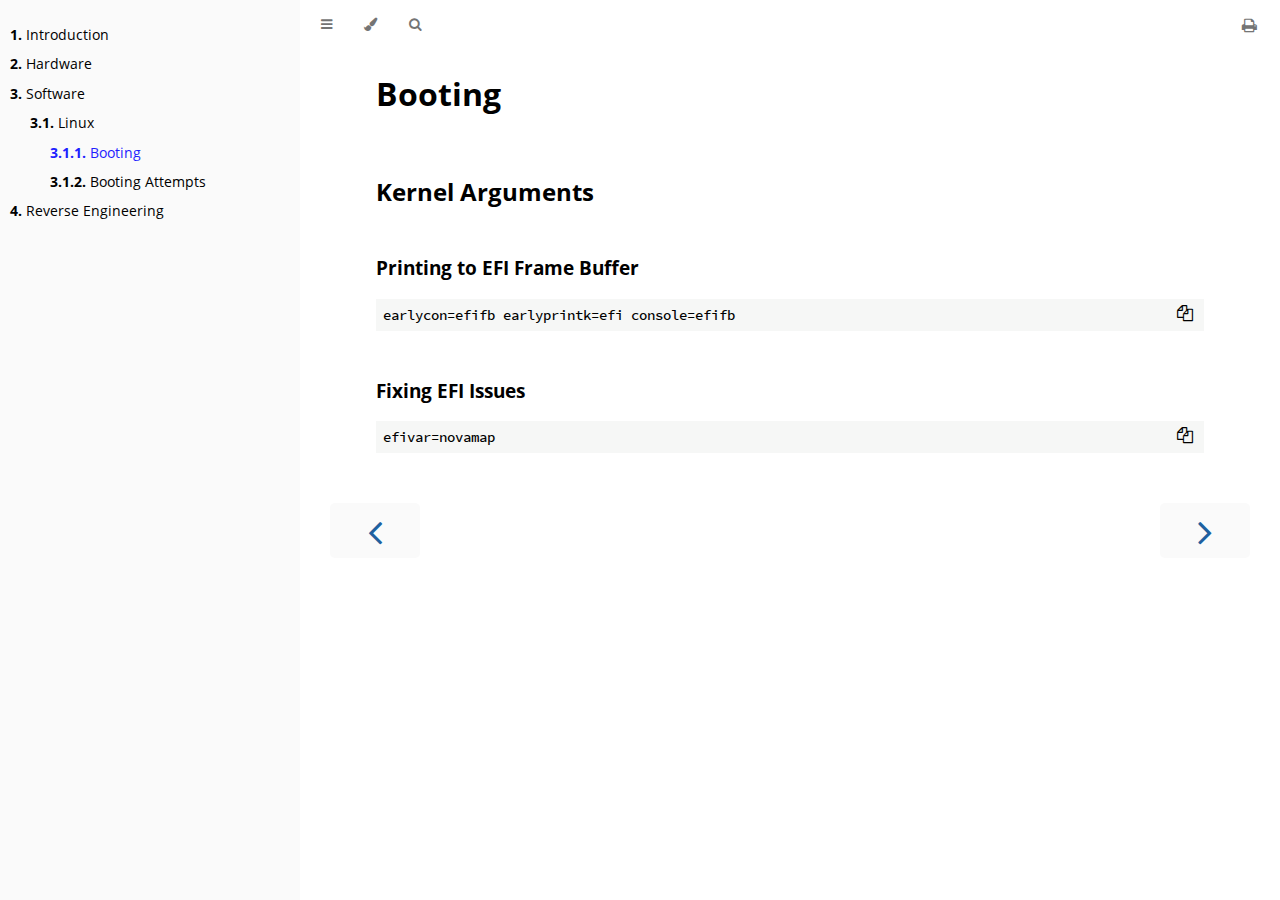
<file: 3-software/linux/booting.html>
<!DOCTYPE HTML>
<html lang="en" class="sidebar-visible no-js light">
    <head>
        <!-- Book generated using mdBook -->
        <meta charset="UTF-8">
        <title>Booting</title>
        <!-- Custom HTML head -->
        <meta content="text/html; charset=utf-8" http-equiv="Content-Type">
        <meta name="description" content="">
        <meta name="viewport" content="width=device-width, initial-scale=1">
        <meta name="theme-color" content="#ffffff" />

        <link rel="icon" href="../../favicon.svg">
        <link rel="shortcut icon" href="../../favicon.png">
        <link rel="stylesheet" href="../../css/variables.css">
        <link rel="stylesheet" href="../../css/general.css">
        <link rel="stylesheet" href="../../css/chrome.css">
        <link rel="stylesheet" href="../../css/print.css" media="print">
        <!-- Fonts -->
        <link rel="stylesheet" href="../../FontAwesome/css/font-awesome.css">
        <link rel="stylesheet" href="../../fonts/fonts.css">
        <!-- Highlight.js Stylesheets -->
        <link rel="stylesheet" href="../../highlight.css">
        <link rel="stylesheet" href="../../tomorrow-night.css">
        <link rel="stylesheet" href="../../ayu-highlight.css">

        <!-- Custom theme stylesheets -->
        <link rel="stylesheet" href="../../custom.css">
    </head>
    <body>
        <!-- Provide site root to javascript -->
        <script type="text/javascript">
            var path_to_root = "../../";
            var default_theme = window.matchMedia("(prefers-color-scheme: dark)").matches ? "navy" : "light";
        </script>

        <!-- Work around some values being stored in localStorage wrapped in quotes -->
        <script type="text/javascript">
            try {
                var theme = localStorage.getItem('mdbook-theme');
                var sidebar = localStorage.getItem('mdbook-sidebar');

                if (theme.startsWith('"') && theme.endsWith('"')) {
                    localStorage.setItem('mdbook-theme', theme.slice(1, theme.length - 1));
                }

                if (sidebar.startsWith('"') && sidebar.endsWith('"')) {
                    localStorage.setItem('mdbook-sidebar', sidebar.slice(1, sidebar.length - 1));
                }
            } catch (e) { }
        </script>

        <!-- Set the theme before any content is loaded, prevents flash -->
        <script type="text/javascript">
            var theme;
            try { theme = localStorage.getItem('mdbook-theme'); } catch(e) { }
            if (theme === null || theme === undefined) { theme = default_theme; }
            var html = document.querySelector('html');
            html.classList.remove('no-js')
            html.classList.remove('light')
            html.classList.add(theme);
            html.classList.add('js');
        </script>

        <!-- Hide / unhide sidebar before it is displayed -->
        <script type="text/javascript">
            var html = document.querySelector('html');
            var sidebar = 'hidden';
            if (document.body.clientWidth >= 1080) {
                try { sidebar = localStorage.getItem('mdbook-sidebar'); } catch(e) { }
                sidebar = sidebar || 'visible';
            }
            html.classList.remove('sidebar-visible');
            html.classList.add("sidebar-" + sidebar);
        </script>

        <nav id="sidebar" class="sidebar" aria-label="Table of contents">
            <div class="sidebar-scrollbox">
                <ol class="chapter"><li class="chapter-item expanded "><a href="../../1-introduction/index.html"><strong aria-hidden="true">1.</strong> Introduction</a></li><li class="chapter-item expanded "><a href="../../2-hardware/index.html"><strong aria-hidden="true">2.</strong> Hardware</a></li><li class="chapter-item expanded "><a href="../../3-software/index.html"><strong aria-hidden="true">3.</strong> Software</a></li><li><ol class="section"><li class="chapter-item expanded "><a href="../../3-software/linux/index.html"><strong aria-hidden="true">3.1.</strong> Linux</a></li><li><ol class="section"><li class="chapter-item expanded "><a href="../../3-software/linux/booting.html" class="active"><strong aria-hidden="true">3.1.1.</strong> Booting</a></li><li class="chapter-item expanded "><a href="../../3-software/linux/booting_attempts.html"><strong aria-hidden="true">3.1.2.</strong> Booting Attempts</a></li></ol></li></ol></li><li class="chapter-item expanded "><a href="../../9-reverse-engineering/index.html"><strong aria-hidden="true">4.</strong> Reverse Engineering</a></li></ol>
            </div>
            <div id="sidebar-resize-handle" class="sidebar-resize-handle"></div>
        </nav>

        <div id="page-wrapper" class="page-wrapper">

            <div class="page">
                <div id="menu-bar-hover-placeholder"></div>
                <div id="menu-bar" class="menu-bar sticky bordered">
                    <div class="left-buttons">
                        <button id="sidebar-toggle" class="icon-button" type="button" title="Toggle Table of Contents" aria-label="Toggle Table of Contents" aria-controls="sidebar">
                            <i class="fa fa-bars"></i>
                        </button>
                        <button id="theme-toggle" class="icon-button" type="button" title="Change theme" aria-label="Change theme" aria-haspopup="true" aria-expanded="false" aria-controls="theme-list">
                            <i class="fa fa-paint-brush"></i>
                        </button>
                        <ul id="theme-list" class="theme-popup" aria-label="Themes" role="menu">
                            <li role="none"><button role="menuitem" class="theme" id="light">Light (default)</button></li>
                            <li role="none"><button role="menuitem" class="theme" id="rust">Rust</button></li>
                            <li role="none"><button role="menuitem" class="theme" id="coal">Coal</button></li>
                            <li role="none"><button role="menuitem" class="theme" id="navy">Navy</button></li>
                            <li role="none"><button role="menuitem" class="theme" id="ayu">Ayu</button></li>
                        </ul>
                        <button id="search-toggle" class="icon-button" type="button" title="Search. (Shortkey: s)" aria-label="Toggle Searchbar" aria-expanded="false" aria-keyshortcuts="S" aria-controls="searchbar">
                            <i class="fa fa-search"></i>
                        </button>
                    </div>

                    <h1 class="menu-title"></h1>

                    <div class="right-buttons">
                        <a href="../../print.html" title="Print this book" aria-label="Print this book">
                            <i id="print-button" class="fa fa-print"></i>
                        </a>
                    </div>
                </div>

                <div id="search-wrapper" class="hidden">
                    <form id="searchbar-outer" class="searchbar-outer">
                        <input type="search" id="searchbar" name="searchbar" placeholder="Search this book ..." aria-controls="searchresults-outer" aria-describedby="searchresults-header">
                    </form>
                    <div id="searchresults-outer" class="searchresults-outer hidden">
                        <div id="searchresults-header" class="searchresults-header"></div>
                        <ul id="searchresults">
                        </ul>
                    </div>
                </div>
                <!-- Apply ARIA attributes after the sidebar and the sidebar toggle button are added to the DOM -->
                <script type="text/javascript">
                    document.getElementById('sidebar-toggle').setAttribute('aria-expanded', sidebar === 'visible');
                    document.getElementById('sidebar').setAttribute('aria-hidden', sidebar !== 'visible');
                    Array.from(document.querySelectorAll('#sidebar a')).forEach(function(link) {
                        link.setAttribute('tabIndex', sidebar === 'visible' ? 0 : -1);
                    });
                </script>

                <div id="content" class="content">
                    <main>
                        <h1 id="booting"><a class="header" href="#booting">Booting</a></h1>
<h2 id="kernel-arguments"><a class="header" href="#kernel-arguments">Kernel Arguments</a></h2>
<h3 id="printing-to-efi-frame-buffer"><a class="header" href="#printing-to-efi-frame-buffer">Printing to EFI Frame Buffer</a></h3>
<pre><code>earlycon=efifb earlyprintk=efi console=efifb
</code></pre>
<h3 id="fixing-efi-issues"><a class="header" href="#fixing-efi-issues">Fixing EFI Issues</a></h3>
<pre><code>efivar=novamap
</code></pre>

                    </main>

                    <nav class="nav-wrapper" aria-label="Page navigation">
                        <!-- Mobile navigation buttons -->
                            <a rel="prev" href="../../3-software/linux/index.html" class="mobile-nav-chapters previous" title="Previous chapter" aria-label="Previous chapter" aria-keyshortcuts="Left">
                                <i class="fa fa-angle-left"></i>
                            </a>
                            <a rel="next" href="../../3-software/linux/booting_attempts.html" class="mobile-nav-chapters next" title="Next chapter" aria-label="Next chapter" aria-keyshortcuts="Right">
                                <i class="fa fa-angle-right"></i>
                            </a>
                        <div style="clear: both"></div>
                    </nav>
                </div>
            </div>

            <nav class="nav-wide-wrapper" aria-label="Page navigation">
                    <a rel="prev" href="../../3-software/linux/index.html" class="nav-chapters previous" title="Previous chapter" aria-label="Previous chapter" aria-keyshortcuts="Left">
                        <i class="fa fa-angle-left"></i>
                    </a>
                    <a rel="next" href="../../3-software/linux/booting_attempts.html" class="nav-chapters next" title="Next chapter" aria-label="Next chapter" aria-keyshortcuts="Right">
                        <i class="fa fa-angle-right"></i>
                    </a>
            </nav>

        </div>

        <script type="text/javascript">
            window.playground_copyable = true;
        </script>
        <script src="../../elasticlunr.min.js" type="text/javascript" charset="utf-8"></script>
        <script src="../../mark.min.js" type="text/javascript" charset="utf-8"></script>
        <script src="../../searcher.js" type="text/javascript" charset="utf-8"></script>
        <script src="../../clipboard.min.js" type="text/javascript" charset="utf-8"></script>
        <script src="../../highlight.js" type="text/javascript" charset="utf-8"></script>
        <script src="../../book.js" type="text/javascript" charset="utf-8"></script>

        <!-- Custom JS scripts -->
        <script type="text/javascript" src="../../custom.js"></script>
    </body>
</html>
</file>
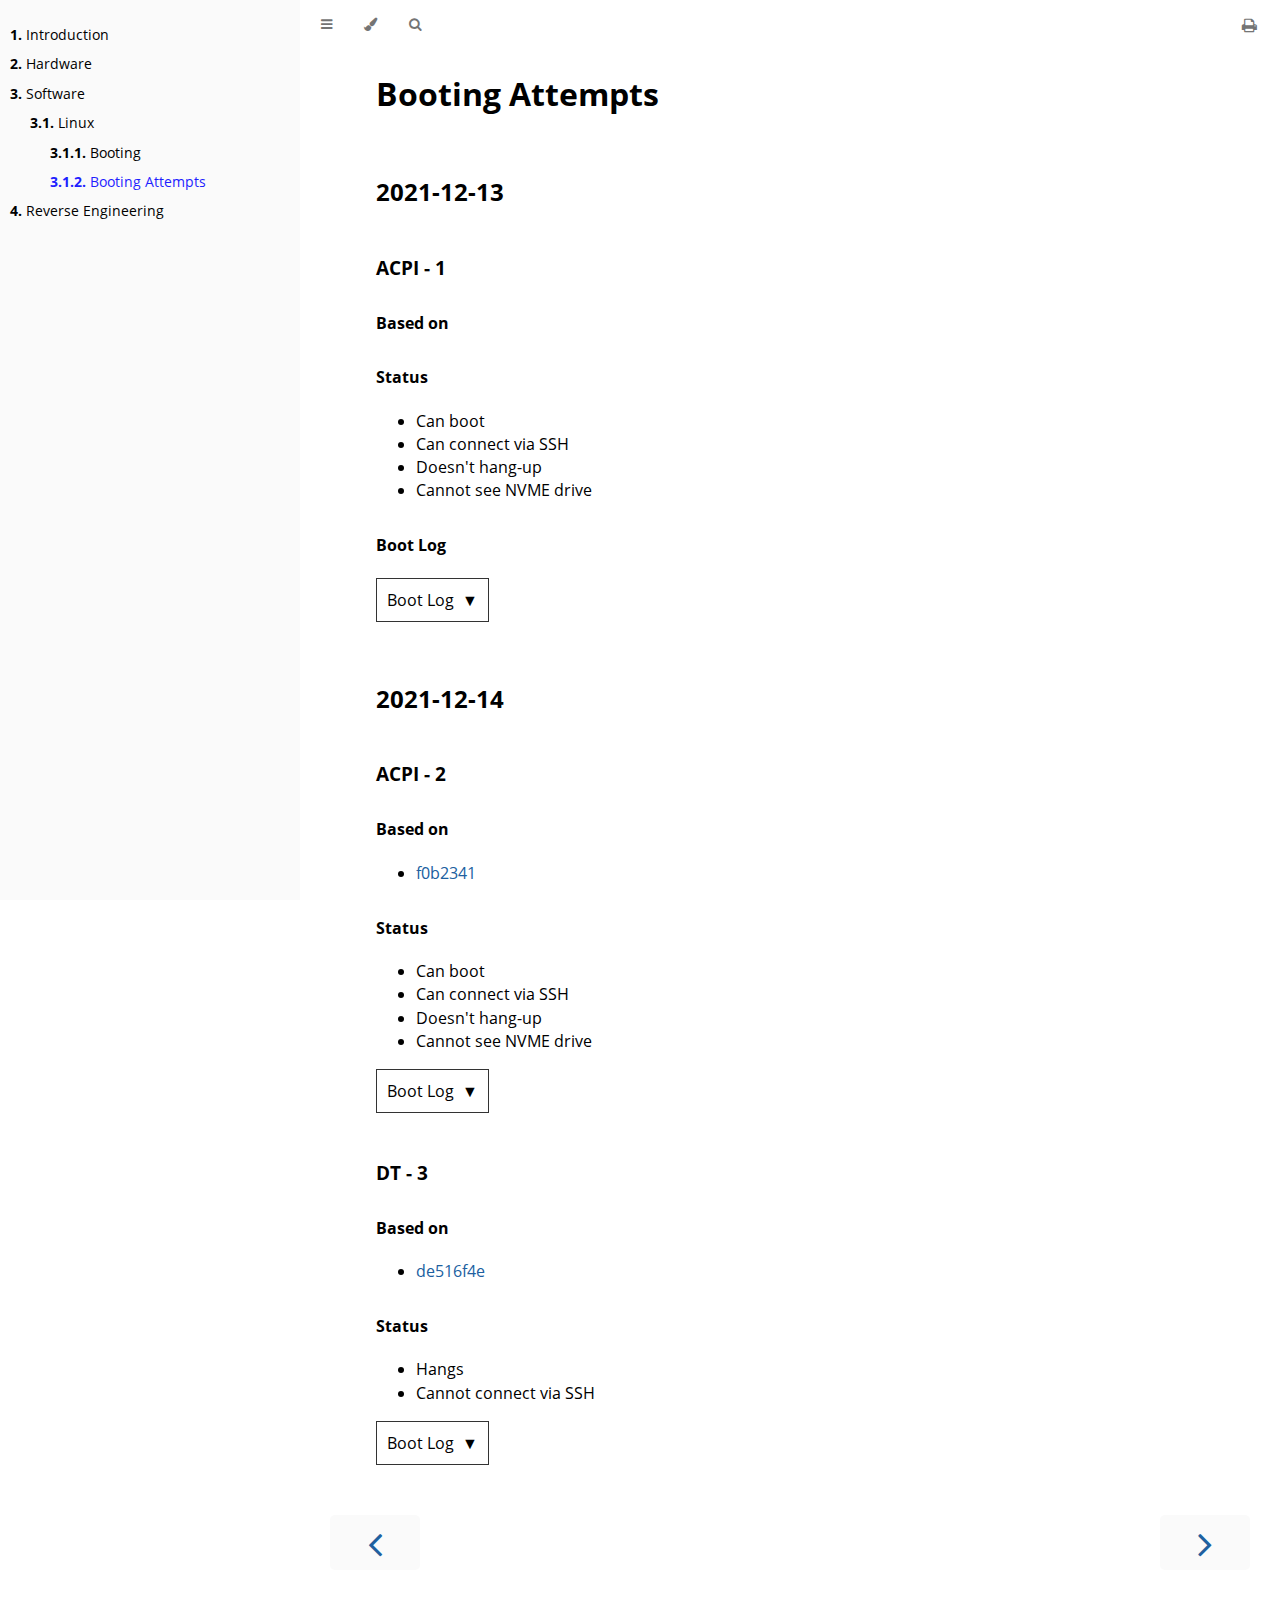
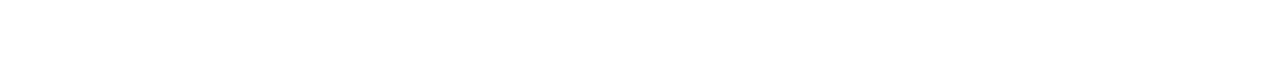
<file: 3-software/linux/booting_attempts.html>
<!DOCTYPE HTML>
<html lang="en" class="sidebar-visible no-js light">
    <head>
        <!-- Book generated using mdBook -->
        <meta charset="UTF-8">
        <title>Booting Attempts</title>
        <!-- Custom HTML head -->
        <meta content="text/html; charset=utf-8" http-equiv="Content-Type">
        <meta name="description" content="">
        <meta name="viewport" content="width=device-width, initial-scale=1">
        <meta name="theme-color" content="#ffffff" />

        <link rel="icon" href="../../favicon.svg">
        <link rel="shortcut icon" href="../../favicon.png">
        <link rel="stylesheet" href="../../css/variables.css">
        <link rel="stylesheet" href="../../css/general.css">
        <link rel="stylesheet" href="../../css/chrome.css">
        <link rel="stylesheet" href="../../css/print.css" media="print">
        <!-- Fonts -->
        <link rel="stylesheet" href="../../FontAwesome/css/font-awesome.css">
        <link rel="stylesheet" href="../../fonts/fonts.css">
        <!-- Highlight.js Stylesheets -->
        <link rel="stylesheet" href="../../highlight.css">
        <link rel="stylesheet" href="../../tomorrow-night.css">
        <link rel="stylesheet" href="../../ayu-highlight.css">

        <!-- Custom theme stylesheets -->
        <link rel="stylesheet" href="../../custom.css">
    </head>
    <body>
        <!-- Provide site root to javascript -->
        <script type="text/javascript">
            var path_to_root = "../../";
            var default_theme = window.matchMedia("(prefers-color-scheme: dark)").matches ? "navy" : "light";
        </script>

        <!-- Work around some values being stored in localStorage wrapped in quotes -->
        <script type="text/javascript">
            try {
                var theme = localStorage.getItem('mdbook-theme');
                var sidebar = localStorage.getItem('mdbook-sidebar');

                if (theme.startsWith('"') && theme.endsWith('"')) {
                    localStorage.setItem('mdbook-theme', theme.slice(1, theme.length - 1));
                }

                if (sidebar.startsWith('"') && sidebar.endsWith('"')) {
                    localStorage.setItem('mdbook-sidebar', sidebar.slice(1, sidebar.length - 1));
                }
            } catch (e) { }
        </script>

        <!-- Set the theme before any content is loaded, prevents flash -->
        <script type="text/javascript">
            var theme;
            try { theme = localStorage.getItem('mdbook-theme'); } catch(e) { }
            if (theme === null || theme === undefined) { theme = default_theme; }
            var html = document.querySelector('html');
            html.classList.remove('no-js')
            html.classList.remove('light')
            html.classList.add(theme);
            html.classList.add('js');
        </script>

        <!-- Hide / unhide sidebar before it is displayed -->
        <script type="text/javascript">
            var html = document.querySelector('html');
            var sidebar = 'hidden';
            if (document.body.clientWidth >= 1080) {
                try { sidebar = localStorage.getItem('mdbook-sidebar'); } catch(e) { }
                sidebar = sidebar || 'visible';
            }
            html.classList.remove('sidebar-visible');
            html.classList.add("sidebar-" + sidebar);
        </script>

        <nav id="sidebar" class="sidebar" aria-label="Table of contents">
            <div class="sidebar-scrollbox">
                <ol class="chapter"><li class="chapter-item expanded "><a href="../../1-introduction/index.html"><strong aria-hidden="true">1.</strong> Introduction</a></li><li class="chapter-item expanded "><a href="../../2-hardware/index.html"><strong aria-hidden="true">2.</strong> Hardware</a></li><li class="chapter-item expanded "><a href="../../3-software/index.html"><strong aria-hidden="true">3.</strong> Software</a></li><li><ol class="section"><li class="chapter-item expanded "><a href="../../3-software/linux/index.html"><strong aria-hidden="true">3.1.</strong> Linux</a></li><li><ol class="section"><li class="chapter-item expanded "><a href="../../3-software/linux/booting.html"><strong aria-hidden="true">3.1.1.</strong> Booting</a></li><li class="chapter-item expanded "><a href="../../3-software/linux/booting_attempts.html" class="active"><strong aria-hidden="true">3.1.2.</strong> Booting Attempts</a></li></ol></li></ol></li><li class="chapter-item expanded "><a href="../../9-reverse-engineering/index.html"><strong aria-hidden="true">4.</strong> Reverse Engineering</a></li></ol>
            </div>
            <div id="sidebar-resize-handle" class="sidebar-resize-handle"></div>
        </nav>

        <div id="page-wrapper" class="page-wrapper">

            <div class="page">
                <div id="menu-bar-hover-placeholder"></div>
                <div id="menu-bar" class="menu-bar sticky bordered">
                    <div class="left-buttons">
                        <button id="sidebar-toggle" class="icon-button" type="button" title="Toggle Table of Contents" aria-label="Toggle Table of Contents" aria-controls="sidebar">
                            <i class="fa fa-bars"></i>
                        </button>
                        <button id="theme-toggle" class="icon-button" type="button" title="Change theme" aria-label="Change theme" aria-haspopup="true" aria-expanded="false" aria-controls="theme-list">
                            <i class="fa fa-paint-brush"></i>
                        </button>
                        <ul id="theme-list" class="theme-popup" aria-label="Themes" role="menu">
                            <li role="none"><button role="menuitem" class="theme" id="light">Light (default)</button></li>
                            <li role="none"><button role="menuitem" class="theme" id="rust">Rust</button></li>
                            <li role="none"><button role="menuitem" class="theme" id="coal">Coal</button></li>
                            <li role="none"><button role="menuitem" class="theme" id="navy">Navy</button></li>
                            <li role="none"><button role="menuitem" class="theme" id="ayu">Ayu</button></li>
                        </ul>
                        <button id="search-toggle" class="icon-button" type="button" title="Search. (Shortkey: s)" aria-label="Toggle Searchbar" aria-expanded="false" aria-keyshortcuts="S" aria-controls="searchbar">
                            <i class="fa fa-search"></i>
                        </button>
                    </div>

                    <h1 class="menu-title"></h1>

                    <div class="right-buttons">
                        <a href="../../print.html" title="Print this book" aria-label="Print this book">
                            <i id="print-button" class="fa fa-print"></i>
                        </a>
                    </div>
                </div>

                <div id="search-wrapper" class="hidden">
                    <form id="searchbar-outer" class="searchbar-outer">
                        <input type="search" id="searchbar" name="searchbar" placeholder="Search this book ..." aria-controls="searchresults-outer" aria-describedby="searchresults-header">
                    </form>
                    <div id="searchresults-outer" class="searchresults-outer hidden">
                        <div id="searchresults-header" class="searchresults-header"></div>
                        <ul id="searchresults">
                        </ul>
                    </div>
                </div>
                <!-- Apply ARIA attributes after the sidebar and the sidebar toggle button are added to the DOM -->
                <script type="text/javascript">
                    document.getElementById('sidebar-toggle').setAttribute('aria-expanded', sidebar === 'visible');
                    document.getElementById('sidebar').setAttribute('aria-hidden', sidebar !== 'visible');
                    Array.from(document.querySelectorAll('#sidebar a')).forEach(function(link) {
                        link.setAttribute('tabIndex', sidebar === 'visible' ? 0 : -1);
                    });
                </script>

                <div id="content" class="content">
                    <main>
                        <h1 id="booting-attempts"><a class="header" href="#booting-attempts">Booting Attempts</a></h1>
<!-- toc -->
<h2 id="2021-12-13"><a class="header" href="#2021-12-13">2021-12-13</a></h2>
<h3 id="acpi---1"><a class="header" href="#acpi---1">ACPI - 1</a></h3>
<h4 id="based-on"><a class="header" href="#based-on">Based on</a></h4>
<h4 id="status"><a class="header" href="#status">Status</a></h4>
<ul>
<li>Can boot</li>
<li>Can connect via SSH</li>
<li>Doesn't hang-up</li>
<li>Cannot see NVME drive</li>
</ul>
<h4 id="boot-log"><a class="header" href="#boot-log">Boot Log</a></h4>
<div class="accordion-button">Boot Log</div>
<div class="accordion-content">
<pre><code>[    0.000000] Booting Linux on physical CPU 0x0000000000 [0x51df805e]
[    0.000000] Linux version 5.15.0-rc5-next-20211015-08472-gc94abcd4a726 (dvitali@denvit-ws1) (aarch64-linux-gnu-gcc (GCC) 11.2.0, GNU ld (GNU Binutils) 2.37) #28 SMP Mon Dec 13 22:13:27 CET 2021
[    0.000000] efi: EFI v2.70 by Qualcomm Technologies, Inc.
[    0.000000] efi: ACPI 2.0=0xffffe000 TPMFinalLog=0xfff63000 MEMATTR=0xfab6d018 ESRT=0xfa5da418 SMBIOS=0xfff5c000 TPMEventLog=0xf8080018 RNG=0xfeb2bd98 MEMRESERVE=0xf807db98 
[    0.000000] efi: seeding entropy pool
[    0.000000] esrt: Reserving ESRT space from 0x00000000fa5da418 to 0x00000000fa5da518.
[    0.000000] ACPI: Early table checksum verification disabled
[    0.000000] ACPI: RSDP 0x00000000FFFFE000 000024 (v02 QCOM  )
[    0.000000] ACPI: XSDT 0x00000000FFFFD000 000094 (v01 QCOM   QCOMEDK2 00008180 QCOM 00000001)
[    0.000000] ACPI: FACP 0x00000000FFF8C000 000114 (v06 QCOM   QCOMEDK2 00008180 QCOM 00000001)
[    0.000000] ACPI: DSDT 0x00000000FFF8D000 062098 (v02 QCOMM  SDM8180  00000003 MSFT 05000000)
[    0.000000] ACPI: MSDM 0x00000000FFFFC000 000055 (v01 MSFT            00000001 MSFT 00000001)
[    0.000000] ACPI: BERT 0x00000000FFFFB000 000030 (v01 QCOM   QCOMEDK2 00000000 QCOM 00000001)
[    0.000000] ACPI: BGRT 0x00000000FFFFA000 000038 (v01 QCOM   QCOMEDK2 00000001 QCOM 00000001)
[    0.000000] ACPI: BGRT 0x00000000FFFF9000 000038 (v01 QCOM   QCOMEDK2 00008180 QCOM 00000001)
[    0.000000] ACPI: CSRT 0x00000000FFFF1000 007CB7 (v00 QCOM   QCOMEDK2 00008180 QCOM 00000001)
[    0.000000] ACPI: DBG2 0x00000000FFFF0000 00041A (v01 QCOM   QCOMEDK2 00008180 QCOM 00000001)
[    0.000000] ACPI: GTDT 0x00000000FFF8B000 00009C (v02 QCOM   QCOMEDK2 00008180 QCOM 00000001)
[    0.000000] ACPI: IORT 0x00000000FFF89000 001943 (v00 QCOM   QCOMEDK2 00008180 QCOM 00000001)
[    0.000000] ACPI: APIC 0x00000000FFF88000 0002EC (v05 QCOM   QCOMEDK2 00008180 QCOM 00000001)
[    0.000000] ACPI: MCFG 0x00000000FFF87000 00006C (v01 QCOM   QCOMEDK2 00008180 QCOM 00000001)
[    0.000000] ACPI: PPTT 0x00000000FFF86000 00019E (v01 QCOM   QCOMEDK2 00008180 QCOM 00000001)
[    0.000000] ACPI: TPM2 0x00000000FFF85000 000054 (v03 QCOM   QCOMEDK2 00008180 QCOM 00000001)
[    0.000000] ACPI: FPDT 0x00000000FFF84000 000044 (v01 QCOM   QCOMEDK2 00000001 QCOM 00000001)
[    0.000000] NUMA: Failed to initialise from firmware
[    0.000000] NUMA: Faking a node at [mem 0x0000000080000000-0x0000000df75fffff]
[    0.000000] NUMA: NODE_DATA [mem 0xdf5708c00-0xdf570afff]
[    0.000000] Zone ranges:
[    0.000000]   DMA      [mem 0x0000000080000000-0x00000000ffffffff]
[    0.000000]   DMA32    empty
[    0.000000]   Normal   [mem 0x0000000100000000-0x0000000df75fffff]
[    0.000000] Movable zone start for each node
[    0.000000] Early memory node ranges
[    0.000000]   node   0: [mem 0x0000000080000000-0x00000000805fffff]
[    0.000000]   node   0: [mem 0x0000000080600000-0x00000000829fffff]
[    0.000000]   node   0: [mem 0x0000000083722000-0x00000000856fffff]
[    0.000000]   node   0: [mem 0x0000000085d00000-0x0000000085efffff]
[    0.000000]   node   0: [mem 0x0000000085f20000-0x0000000085f4ffff]
[    0.000000]   node   0: [mem 0x0000000085f50000-0x0000000085ffffff]
[    0.000000]   node   0: [mem 0x0000000086000000-0x00000000861fffff]
[    0.000000]   node   0: [mem 0x000000008b700000-0x000000009aafffff]
[    0.000000]   node   0: [mem 0x000000009ab00000-0x000000009dff7fff]
[    0.000000]   node   0: [mem 0x000000009dff8000-0x000000009dffffff]
[    0.000000]   node   0: [mem 0x000000009e000000-0x000000009e3fffff]
[    0.000000]   node   0: [mem 0x000000009e400000-0x000000009f7fffff]
[    0.000000]   node   0: [mem 0x000000009f800000-0x000000009ff8ffff]
[    0.000000]   node   0: [mem 0x000000009ff90000-0x000000009ff91fff]
[    0.000000]   node   0: [mem 0x000000009ffb0000-0x000000009ffcffff]
[    0.000000]   node   0: [mem 0x000000009ffd0000-0x000000009fffffff]
[    0.000000]   node   0: [mem 0x00000000a0000000-0x00000000fea51fff]
[    0.000000]   node   0: [mem 0x00000000fea52000-0x00000000fff6afff]
[    0.000000]   node   0: [mem 0x00000000fff6b000-0x000000027fffffff]
[    0.000000]   node   0: [mem 0x0000000c00000000-0x0000000df75fffff]
[    0.000000] Initmem setup node 0 [mem 0x0000000080000000-0x0000000df75fffff]
[    0.000000] On node 0, zone DMA: 3362 pages in unavailable ranges
[    0.000000] On node 0, zone DMA: 1536 pages in unavailable ranges
[    0.000000] On node 0, zone DMA: 32 pages in unavailable ranges
[    0.000000] On node 0, zone DMA: 21760 pages in unavailable ranges
[    0.000000] On node 0, zone DMA: 30 pages in unavailable ranges
 34.078109] usb 4-1.2: new SuperSpeed USB device number 3 using xhci-hcd
[   34.265226] usb 4-1.2: reset SuperSpeed USB device number 3 using xhci-hcd
[   34.321776] r8152 4-1.2:1.0: load rtl8153a-3 v2 02/07/20 succes[    0.000000] On node 0, zone Normal: 2560 pages in unavailable ranges
sfully
[   34.366116] r8152 4-1.2:1.0 eth0: v1.12.11
[   44.266478] r8152 4-1.2:1.0 eth0: carrier on
[  102.092780] r8152 4-1.2:1.0 eth0: carrier off
[  10[    0.000000] cma: Reserved 32 MiB at 0x00000000fc800000
5.738383] r8152 4-1.2:1.0 eth0: carrier on
[  121.438079] random: crng init done
[  121.438161] random: 7 urandom warning(s) missed due to ratelimiting
[  723.979317] bdi mtd-0[    0.000000] psci: probing for conduit method from ACPI.
: the stable_pages_required attribute has been removed. Use the stable_writes queue attribute instead.
[    0.000000] Booting Linux on physical CPU 0x0000000000 [0x51df805e]
[    0.0[    0.000000] psci: PSCIv1.1 detected in firmware.
00000] Linux version 5.15.0-rc5-next-20211015-08472-gc94abcd4a726 (dvitali@denvit-ws1) (aarch64-linux-gnu-gcc (GCC) 11.2.0, GNU ld (GNU Binutils) 2.37) #28 SMP Mon Dec 13 22:13:27 CET 2021
[    0.[    0.000000] psci: Using standard PSCI v0.2 function IDs
000000] efi: EFI v2.70 by Qualcomm Technologies, Inc.
[    0.000000] efi: ACPI 2.0=0xffffe000 TPMFinalLog=0xfff63000 MEMATTR=0xfab6d018 ESRT=0xfa5da418 SMBIOS=0xfff5c000 TPMEventLog=0xf8080[    0.000000] psci: MIGRATE_INFO_TYPE not supported.
018 RNG=0xfeb2bd98 MEMRESERVE=0xf807db98 
[    0.000000] efi: seeding entropy pool
[    0.000000] esrt: Reserving ESRT space from 0x00000000fa5da418 to 0x00000000fa5da518.
[    0.0[    0.000000] psci: SMC Calling Convention v1.1
00000] ACPI: Early table checksum verification disabled
[    0.000000] ACPI: RSDP 0x00000000FFFFE000 000024 (v02 QCOM  )
[    0.000000] ACPI: XSDT 0x00000000FFFFD000 000094 (v01 QCOM   QCOMEDK[    0.000000] ACPI: SRAT not present
2 00008180 QCOM 00000001)
[    0.000000] ACPI: FACP 0x00000000FFF8C000 000114 (v06 QCOM   QCOMEDK2 00008180 QCOM 00000001)
[    0.000000] ACPI: DSDT 0x00000000FFF8D000 062098 (v02 QCOMM  SDM8180  0000000[    0.000000] percpu: Embedded 28 pages/cpu s74392 r8192 d32104 u114688
3 MSFT 05000000)
[    0.000000] ACPI: MSDM 0x00000000FFFFC000 000055 (v01 MSFT            00000001 MSFT 00000001)
[    0.000000] ACPI: BERT 0x00000000FFFFB000 000030 (v[    0.000000] pcpu-alloc: s74392 r8192 d32104 u114688 alloc=28*4096
01 QCOM   QCOMEDK2 00000000 QCOM 00000001)
[    0.000000] ACPI: BGRT 0x00000000FFFFA000 000038 (v01 QCOM   QCOMEDK2 00000001 QCOM 00000001)
[    0.000000] ACPI: BGRT 0x0000[    0.000000] pcpu-alloc: [0] 0 [0] 1 [0] 2 [0] 3 [0] 4 [0] 5 [0] 6 [0] 7 
0000FFFF9000 000038 (v01 QCOM   QCOMEDK2 00008180 QCOM 00000001)
[    0.000000] ACPI: CSRT 0x00000000FFFF1000 007CB7 (v00 QCOM   QCOMEDK2 00008180 QCOM 00000001)
[  [    0.000000] Detected VIPT I-cache on CPU0
  0.000000] ACPI: DBG2 0x00000000FFFF0000 00041A (v01 QCOM   QCOMEDK2 00008180 QCOM 00000001)
[    0.000000] ACPI: GTDT 0x00000000FFF8B000 00009C (v02 QCOM   QCOMEDK2 00008180 QCOM 00000001)
[    [    0.000000] CPU features: detected: GIC system register CPU interface
0.000000] ACPI: IORT 0x00000000FFF89000 001943 (v00 QCOM   QCOMEDK2 00008180 QCOM 00000001)
[    0.000000] ACPI: APIC 0x00000000FFF88000 0002EC (v05 QCOM   QCOMEDK2 00008180 Q[    0.000000] CPU features: kernel page table isolation forced ON by KASLR
COM 00000001)
[    0.000000] ACPI: MCFG 0x00000000FFF87000 00006C (v01 QCOM   QCOMEDK2 00008180 QCOM 00000001)
[    0.000000] ACPI: PPTT 0x00000000FFF86000 00019E (v[    0.000000] CPU features: detected: Kernel page table isolation (KPTI)
01 QCOM   QCOMEDK2 00008180 QCOM 00000001)
[    0.000000] ACPI: TPM2 0x00000000FFF85000 000054 (v03 QCOM   QCOMEDK2 00008180 QCOM 00000001)
[    0.000000] ACPI: FPDT 0[    0.000000] CPU features: detected: ARM errata 1165522, 1319367, or 1530923
x00000000FFF84000 000044 (v01 QCOM   QCOMEDK2 00000001 QCOM 00000001)
[    0.000000] NUMA: Failed to initialise from firmware
[    0.000000] NUMA: Faking a node a[    0.000000] Fallback order for Node 0: 0 
t [mem 0x0000000080000000-0x0000000df75fffff]
[    0.000000] NUMA: NODE_DATA [mem 0xdf5708c00-0xdf570afff]
[    0.000000] Zone ranges:
[    0.000000]   DMA      [mem 0x0000000080000000-0x00[    0.000000] Built 1 zonelists, mobility grouping on.  Total pages: 4067272
000000ffffffff]
[    0.000000]   DMA32    empty
[    0.000000]   Normal   [mem 0x0000000100000000-0x0000000df75fffff]
[    0.000000] Movable zone start for [    0.000000] Policy zone: Normal
each node
[    0.000000] Early memory node ranges
[    0.000000]   node   0: [mem 0x0000000080000000-0x00000000805fffff]
[    0.000000]   node   0: [mem 0x0000000080600000-0x00000000829fffff]
[    0.000000] Kernel command line: BOOT_IMAGE=/boot/kernel/Image.gz efi=novamap console=tty0 console=ttyUSB0,115200
[    0.000000]   node   0: [mem 0x0000000083722000-0x00000000856fffff]
[    0.000000]   node   0: [mem 0x0000000085d00000-0x0000000[    0.000000] Unknown kernel command line parameters &quot;BOOT_IMAGE=/boot/kernel/Image.gz&quot;, will be passed to user space.
085efffff]
[    0.000000]   node   0: [mem 0x0000000085f20000-0x0000000085f4ffff]
[    0.000000]   node   0: [mem 0x00000[    0.000000] Dentry cache hash table entries: 2097152 (order: 12, 16777216 bytes, linear)
00085f50000-0x0000000085ffffff]
[    0.000000]   node   0: [mem 0x0000000086000000-0x00000000861fff[    0.000000] Inode-cache hash table entries: 1048576 (order: 11, 8388608 bytes, linear)
[    0.000000] mem auto-init: stack:off, heap alloc:off, heap free:off
[    0.000000] software IO TLB: mapped [mem 0x00000000edcaf000-0x00000000f1caf000] (64MB)
[    0.000000] Memory: 15720960K/16529024K available (18304K kernel code, 4176K rwdata, 10024K rodata, 9664K init, 506K bss, 775296K reserved, 32768K cma-reserved)
[    0.000000] SLUB: HWalign=64, Order=0-3, MinObjects=0, CPUs=8, Nodes=1
[    0.000000] ftrace: allocating 59303 entries in 232 pages
[    0.000000] ftrace: allocated 232 pages with 4 groups
[    0.000000] trace event string verifier disabled
[    0.000000] rcu: Hierarchical RCU implementation.
[    0.000000] rcu: 	RCU event tracing is enabled.
[    0.000000] rcu: 	RCU restricting CPUs from NR_CPUS=256 to nr_cpu_ids=8.
[    0.000000] 	Rude variant of Tasks RCU enabled.
[    0.000000] rcu: RCU calculated value of scheduler-enlistment delay is 25 jiffies.
[    0.000000] rcu: Adjusting geometry for rcu_fanout_leaf=16, nr_cpu_ids=8
[    0.000000] NR_IRQS: 64, nr_irqs: 64, preallocated irqs: 0
[    0.000000] GICv3: 928 SPIs implemented
[    0.000000] GICv3: 0 Extended SPIs implemented
[    0.000000] GICv3: Distributor has no Range Selector support
[    0.000000] Root IRQ handler: gic_handle_irq
[    0.000000] GICv3: 16 PPIs implemented
[    0.000000] GICv3: CPU0: found redistributor 0 region 0:0x0000000017a60000
[    0.000000] ACPI: SRAT not present
[    0.000000] ITS: No ITS available, not enabling LPIs
[    0.000000] random: get_random_bytes called from start_kernel+0x4ec/0x6e0 with crng_init=0
[    0.000000] ACPI GTDT: found 1 memory-mapped timer block(s).
[    0.000000] arch_timer: cp15 and mmio timer(s) running at 19.20MHz (virt/virt).
[    0.000000] clocksource: arch_sys_counter: mask: 0xffffffffffffff max_cycles: 0x46d987e47, max_idle_ns: 440795202767 ns
[    0.000000] sched_clock: 56 bits at 19MHz, resolution 52ns, wraps every 4398046511078ns
[    0.000108] Console: colour dummy device 80x25
[    0.000614] printk: console [tty0] enabled
[    0.000666] ACPI: Core revision 20210930
[    0.002105] Calibrating delay loop (skipped), value calculated using timer frequency.. 38.40 BogoMIPS (lpj=76800)
[    0.002123] pid_max: default: 32768 minimum: 301
[    0.002169] LSM: Security Framework initializing
[    0.002226] Mount-cache hash table entries: 32768 (order: 6, 262144 bytes, linear)
[    0.002257] Mountpoint-cache hash table entries: 32768 (order: 6, 262144 bytes, linear)
[    0.003326] rcu: Hierarchical SRCU implementation.
[    0.003459] Remapping and enabling EFI services.
[    0.003796] smp: Bringing up secondary CPUs ...
[    0.004828] Detected VIPT I-cache on CPU1
[    0.004855] GICv3: CPU1: found redistributor 100 region 0:0x0000000017a80000
[    0.004900] CPU1: Booted secondary processor 0x0000000100 [0x51df805e]
[    0.005889] Detected VIPT I-cache on CPU2
[    0.005911] GICv3: CPU2: found redistributor 200 region 0:0x0000000017aa0000
[    0.005954] CPU2: Booted secondary processor 0x0000000200 [0x51df805e]
[    0.006980] Detected VIPT I-cache on CPU3
[    0.007001] GICv3: CPU3: found redistributor 300 region 0:0x0000000017ac0000
[    0.007041] CPU3: Booted secondary processor 0x0000000300 [0x51df805e]
[    0.009039] CPU features: detected: Spectre-v2
[    0.009057] CPU features: detected: Spectre-v4
[    0.009063] CPU features: detected: ARM erratum 1418040
[    0.009067] Detected PIPT I-cache on CPU4
[    0.009089] GICv3: CPU4: found redistributor 400 region 0:0x0000000017ae0000
[    0.009106] arch_timer: Enabling local workaround for ARM erratum 1418040
[    0.009134] CPU4: Booted secondary processor 0x0000000400 [0x51df804e]
[    0.010409] Detected PIPT I-cache on CPU5
[    0.010438] GICv3: CPU5: found redistributor 500 region 0:0x0000000017b00000
[    0.010456] arch_timer: Enabling local workaround for ARM erratum 1418040
[    0.010486] CPU5: Booted secondary processor 0x0000000500 [0x51df804e]
[    0.011865] Detected PIPT I-cache on CPU6
[    0.011894] GICv3: CPU6: found redistributor 600 region 0:0x0000000017b20000
[    0.011911] arch_timer: Enabling local workaround for ARM erratum 1418040
[    0.011941] CPU6: Booted secondary processor 0x0000000600 [0x51df804e]
[    0.013467] Detected PIPT I-cache on CPU7
[    0.013496] GICv3: CPU7: found redistributor 700 region 0:0x0000000017b40000
[    0.013514] arch_timer: Enabling local workaround for ARM erratum 1418040
[    0.013544] CPU7: Booted secondary processor 0x0000000700 [0x51df804e]
[    0.013606] smp: Brought up 1 node, 8 CPUs
[    0.013737] SMP: Total of 8 processors activated.
[    0.013744] CPU features: detected: 32-bit EL0 Support
[    0.013750] CPU features: detected: Data cache clean to the PoU not required for I/D coherence
[    0.013760] CPU features: detected: Common not Private translations
[    0.013767] CPU features: detected: CRC32 instructions
[    0.013774] CPU features: detected: RCpc load-acquire (LDAPR)
[    0.013780] CPU features: detected: LSE atomic instructions
[    0.013787] CPU features: detected: Privileged Access Never
[    0.013794] CPU features: detected: RAS Extension Support
[    0.035188] CPU: All CPU(s) started at EL1
[    0.035227] alternatives: patching kernel code
[    0.037737] devtmpfs: initialized
[    0.038253] KASLR enabled
[    0.038367] clocksource: jiffies: mask: 0xffffffff max_cycles: 0xffffffff, max_idle_ns: 7645041785100000 ns
[    0.038387] futex hash table entries: 2048 (order: 5, 131072 bytes, linear)
[    0.038914] pinctrl core: initialized pinctrl subsystem
[    0.039523] SMBIOS 3.3 present.
[    0.039542] DMI: Microsoft Corporation Surface Pro X/Surface Pro X, BIOS 7.545.140 11/09/2020
[    0.039890] NET: Registered PF_NETLINK/PF_ROUTE protocol family
[    0.040760] DMA: preallocated 2048 KiB GFP_KERNEL pool for atomic allocations
[    0.040957] DMA: preallocated 2048 KiB GFP_KERNEL|GFP_DMA pool for atomic allocations
[    0.041277] DMA: preallocated 2048 KiB GFP_KERNEL|GFP_DMA32 pool for atomic allocations
[    0.041313] audit: initializing netlink subsys (disabled)
[    0.041392] audit: type=2000 audit(0.040:1): state=initialized audit_enabled=0 res=1
[    0.041836] thermal_sys: Registered thermal governor 'step_wise'
[    0.041842] thermal_sys: Registered thermal governor 'power_allocator'
[    0.041893] cpuidle: using governor menu
[    0.042016] hw-breakpoint: found 6 breakpoint and 4 watchpoint registers.
[    0.042139] ASID allocator initialised with 32768 entries
[    0.042563] acpiphp: ACPI Hot Plug PCI Controller Driver version: 0.5
[    0.042788] Serial: AMBA PL011 UART driver
[    0.048581] HugeTLB registered 1.00 GiB page size, pre-allocated 0 pages
[    0.048592] HugeTLB registered 32.0 MiB page size, pre-allocated 0 pages
[    0.048601] HugeTLB registered 2.00 MiB page size, pre-allocated 0 pages
[    0.048609] HugeTLB registered 64.0 KiB page size, pre-allocated 0 pages
[    0.048938] cryptd: max_cpu_qlen set to 1000
[    0.049362] ACPI: Added _OSI(Module Device)
[    0.049372] ACPI: Added _OSI(Processor Device)
[    0.049379] ACPI: Added _OSI(3.0 _SCP Extensions)
[    0.049385] ACPI: Added _OSI(Processor Aggregator Device)
[    0.049393] ACPI: Added _OSI(Linux-Dell-Video)
[    0.049400] ACPI: Added _OSI(Linux-Lenovo-NV-HDMI-Audio)
[    0.049408] ACPI: Added _OSI(Linux-HPI-Hybrid-Graphics)
[    0.092544] ACPI BIOS Error (bug): AE_AML_BUFFER_LIMIT, Field [BAUD] at bit offset/length 352/32 exceeds size of target Buffer (272 bits) (20210930/dsopcode-198)
[    0.100479] ACPI: 1 ACPI AML tables successfully acquired and loaded
[    0.107281] ACPI Error: AE_TYPE, Opcode is not deferred [BAUD] (BufferField) (20210930/nsinit-411)
[    0.107300] ACPI Error: AE_TYPE, Could not execute arguments for [BAUD] (BufferField) (20210930/nsinit-419)
[    0.110425] ACPI: Interpreter enabled
[    0.110434] ACPI: Using GIC for interrupt routing
[    0.110465] ACPI: MCFG table detected, 4 entries
[    0.121754] ACPI: PM: Power Resource [P0RR]
[    0.121821] ACPI: PM: Power Resource [R0RR]
[    0.122120] ACPI: PM: Power Resource [P1RR]
[    0.122192] ACPI: PM: Power Resource [R1RR]
[    0.122328] ACPI: PM: Power Resource [P2RR]
[    0.122394] ACPI: PM: Power Resource [R2RR]
[    0.122528] ACPI: PM: Power Resource [P3RR]
[    0.122597] ACPI: PM: Power Resource [R3RR]
[    0.135500] gpio gpiochip0: (QCOM040D:00): failed to get GPIO descriptor
[    0.135512] sc8180x-pinctrl QCOM040D:00: Failed to request GPIO for pin 0x0140, err -22
[    0.141339] ACPI: PM: Power Resource [WRST]
[    0.142414] ACPI Warning: \_SB.GPU0._CLS: Return Package is too small - found 1 elements, expected 3 (20210930/nsprepkg-362)
[    0.155053] ACPI: PCI Root Bridge [PCI0] (domain 0000 [bus 00-01])
[    0.155075] acpi PNP0A08:00: _OSC: OS supports [ExtendedConfig ASPM ClockPM Segments MSI HPX-Type3]
[    0.155245] acpi PNP0A08:00: _OSC: platform does not support [LTR]
[    0.155530] acpi PNP0A08:00: _OSC: OS now controls [PME PCIeCapability]
[    0.160869] acpi PNP0A08:00: [Firmware Bug]: ECAM area [mem 0x60000000-0x601fffff] not reserved in ACPI namespace
[    0.160894] acpi PNP0A08:00: ECAM at [mem 0x60000000-0x601fffff] for [bus 00-01]
[    0.161198] PCI host bridge to bus 0000:00
[    0.161209] pci_bus 0000:00: root bus resource [bus 00-01]
[    0.161389] pci 0000:00:00.0: [17cb:0109] type 01 class 0x060400
[    0.161469] pci 0000:00:00.0: PME# supported from D0 D3hot D3cold
[    0.162089] pci 0000:00:00.0: PCI bridge to [bus 01]
[    0.162253] ACPI: PCI Root Bridge [PCI2] (domain 0002 [bus 00-01])
[    0.162271] acpi PNP0A08:02: _OSC: OS supports [ExtendedConfig ASPM ClockPM Segments MSI HPX-Type3]
[    0.162442] acpi PNP0A08:02: _OSC: platform does not support [LTR]
[    0.162727] acpi PNP0A08:02: _OSC: OS now controls [PME PCIeCapability]
[    0.166934] acpi PNP0A08:02: [Firmware Bug]: ECAM area [mem 0x70000000-0x701fffff] not reserved in ACPI namespace
[    0.166957] acpi PNP0A08:02: ECAM at [mem 0x70000000-0x701fffff] for [bus 00-01]
[    0.167250] PCI host bridge to bus 0002:00
[    0.167261] pci_bus 0002:00: root bus resource [bus 00-01]
[    0.167432] pci 0002:00:00.0: [17cb:0109] type 01 class 0x060400
[    0.167494] pci 0002:00:00.0: PME# supported from D0 D3hot D3cold
[    0.168086] pci 0002:01:00.0: [1c5c:1327] type 00 class 0x010802
[    0.168117] pci 0002:01:00.0: reg 0x10: [mem 0x71f00000-0x71f03fff 64bit]
[    0.168255] pci 0002:01:00.0: supports D1
[    0.168264] pci 0002:01:00.0: PME# supported from D0 D1 D3hot
[    0.168473] pci 0002:00:00.0: BAR 14: no space for [mem size 0x00100000]
[    0.168486] pci 0002:00:00.0: BAR 14: failed to assign [mem size 0x00100000]
[    0.168498] pci 0002:01:00.0: BAR 0: no space for [mem size 0x00004000 64bit]
[    0.168508] pci 0002:01:00.0: BAR 0: failed to assign [mem size 0x00004000 64bit]
[    0.168520] pci 0002:00:00.0: PCI bridge to [bus 01]
[    0.168532] pci_bus 0002:00: Some PCI device resources are unassigned, try booting with pci=realloc
[    0.168663] ACPI: PCI Root Bridge [PCI3] (domain 0003 [bus 00-01])
[    0.168680] acpi PNP0A08:03: _OSC: OS supports [ExtendedConfig ASPM ClockPM Segments MSI HPX-Type3]
[    0.168845] acpi PNP0A08:03: _OSC: platform does not support [LTR]
[    0.169130] acpi PNP0A08:03: _OSC: OS now controls [PME PCIeCapability]
[    0.173322] acpi PNP0A08:03: [Firmware Bug]: ECAM area [mem 0x40000000-0x401fffff] not reserved in ACPI namespace
[    0.173344] acpi PNP0A08:03: ECAM at [mem 0x40000000-0x401fffff] for [bus 00-01]
[    0.173638] PCI host bridge to bus 0003:00
[    0.173649] pci_bus 0003:00: root bus resource [bus 00-01]
[    0.173829] pci 0003:00:00.0: [17cb:0109] type 01 class 0x060400
[    0.173939] pci 0003:00:00.0: PME# supported from D0 D3hot D3cold
[    0.174572] pci 0003:00:00.0: PCI bridge to [bus 01]
[    0.179458] iommu: Default domain type: Translated 
[    0.179468] iommu: DMA domain TLB invalidation policy: strict mode 
[    0.179575] vgaarb: loaded
[    0.179750] SCSI subsystem initialized
[    0.179832] libata version 3.00 loaded.
[    0.179912] ACPI: bus type USB registered
[    0.179970] usbcore: registered new interface driver usbfs
[    0.180001] usbcore: registered new interface driver hub
[    0.180028] usbcore: registered new device driver usb
[    0.180405] pps_core: LinuxPPS API ver. 1 registered
[    0.180414] pps_core: Software ver. 5.3.6 - Copyright 2005-2007 Rodolfo Giometti &lt;giometti@linux.it&gt;
[    0.180430] PTP clock support registered
[    0.180496] EDAC MC: Ver: 3.0.0
[    0.180854] Registered efivars operations
[    0.181468] FPGA manager framework
[    0.181527] Advanced Linux Sound Architecture Driver Initialized.
[    0.182060] clocksource: Switched to clocksource arch_sys_counter
[    0.195344] VFS: Disk quotas dquot_6.6.0
[    0.195379] VFS: Dquot-cache hash table entries: 512 (order 0, 4096 bytes)
[    0.195489] pnp: PnP ACPI init
[    0.196798] pnp: PnP ACPI: found 0 devices
[    0.199970] NET: Registered PF_INET protocol family
[    0.200192] IP idents hash table entries: 262144 (order: 9, 2097152 bytes, linear)
[    0.205559] tcp_listen_portaddr_hash hash table entries: 8192 (order: 5, 131072 bytes, linear)
[    0.205612] TCP established hash table entries: 131072 (order: 8, 1048576 bytes, linear)
[    0.205946] TCP bind hash table entries: 65536 (order: 8, 1048576 bytes, linear)
[    0.206206] TCP: Hash tables configured (established 131072 bind 65536)
[    0.206254] UDP hash table entries: 8192 (order: 6, 262144 bytes, linear)
[    0.206337] UDP-Lite hash table entries: 8192 (order: 6, 262144 bytes, linear)
[    0.206476] NET: Registered PF_UNIX/PF_LOCAL protocol family
[    0.206676] RPC: Registered named UNIX socket transport module.
[    0.206683] RPC: Registered udp transport module.
[    0.206687] RPC: Registered tcp transport module.
[    0.206691] RPC: Registered tcp NFSv4.1 backchannel transport module.
[    0.206714] PCI: CLS 0 bytes, default 64
[    0.206834] Unpacking initramfs...
[    0.636487] hw perfevents: enabled with armv8_pmuv3_0 PMU driver, 7 counters available
[    0.636677] hw perfevents: enabled with armv8_pmuv3_1 PMU driver, 7 counters available
[    0.636692] kvm [1]: HYP mode not available
[    0.637688] Initialise system trusted keyrings
[    0.637787] workingset: timestamp_bits=42 max_order=22 bucket_order=0
[    0.641902] squashfs: version 4.0 (2009/01/31) Phillip Lougher
[    0.642289] NFS: Registering the id_resolver key type
[    0.642309] Key type id_resolver registered
[    0.642316] Key type id_legacy registered
[    0.642370] nfs4filelayout_init: NFSv4 File Layout Driver Registering...
[    0.642379] nfs4flexfilelayout_init: NFSv4 Flexfile Layout Driver Registering...
[    0.642496] 9p: Installing v9fs 9p2000 file system support
[    0.668475] Key type asymmetric registered
[    0.668485] Asymmetric key parser 'x509' registered
[    0.668562] Block layer SCSI generic (bsg) driver version 0.4 loaded (major 244)
[    0.668574] io scheduler mq-deadline registered
[    0.668582] io scheduler kyber registered
[    0.673642] acpi device:0e: Cannot transition to power state D0 for parent in D3cold
[    0.673699] ------------[ cut here ]------------
[    0.673706] WARNING: CPU: 2 PID: 1 at include/linux/msi.h:262 __pci_enable_msi_range+0x3a8/0x564
[    0.673727] Modules linked in:
[    0.673737] CPU: 2 PID: 1 Comm: swapper/0 Not tainted 5.15.0-rc5-next-20211015-08472-gc94abcd4a726 #28
[    0.673748] Hardware name: Microsoft Corporation Surface Pro X/Surface Pro X, BIOS 7.545.140 11/09/2020
[    0.673759] pstate: 20400005 (nzCv daif +PAN -UAO -TCO -DIT -SSBS BTYPE=--)
[    0.673769] pc : __pci_enable_msi_range+0x3a8/0x564
[    0.673777] lr : __pci_enable_msi_range+0x2a4/0x564
[    0.673786] sp : ffff80001005b9c0
[    0.673791] x29: ffff80001005b9c0 x28: ffff621e801c32f8 x27: ffffdb92c7541e70
[    0.673805] x26: 00000000ffff0381 x25: 0000000000000000 x24: 0000000000000001
[    0.673818] x23: ffff621e801c30c8 x22: 0000000000000020 x21: 0000000000000000
[    0.673831] x20: ffff621e801c3000 x19: ffff621e808e2a80 x18: ffffffffffffffff
[    0.673844] x17: 6920746e65726170 x16: 20726f6620304420 x15: 0720072007200720
[    0.673857] x14: 0720072007200720 x13: 0720072007200720 x12: 0720072007200720
[    0.673870] x11: 0720072007200720 x10: ffffdb92c810bf00 x9 : ffffdb92c628e800
[    0.673882] x8 : ffff621e808e2b00 x7 : 0000000000000000 x6 : 0000000000000001
[    0.673895] x5 : ffffdb92c6f35748 x4 : 0000000000000000 x3 : ffff800011c00000
[    0.673907] x2 : 0000000000000060 x1 : ffff621e80308000 x0 : 0000000000000000
[    0.673920] Call trace:
[    0.673926]  __pci_enable_msi_range+0x3a8/0x564
[    0.673935]  pci_alloc_irq_vectors_affinity+0xec/0x144
[    0.673944]  pcie_port_device_register+0x12c/0x400
[    0.673953]  pcie_portdrv_probe+0x4c/0x104
[    0.673961]  local_pci_probe+0x4c/0xc0
[    0.673970]  pci_device_probe+0x120/0x1c0
[    0.673979]  really_probe.part.0+0xa4/0x310
[    0.673988]  __driver_probe_device+0xa0/0x150
[    0.673996]  driver_probe_device+0x4c/0x164
[    0.674004]  __driver_attach+0x104/0x1a0
[    0.674012]  bus_for_each_dev+0x7c/0xe0
[    0.674023]  driver_attach+0x30/0x40
[    0.674030]  bus_add_driver+0x15c/0x200
[    0.674037]  driver_register+0x84/0x140
[    0.674045]  __pci_register_driver+0x50/0x5c
[    0.674053]  pcie_portdrv_init+0x4c/0x60
[    0.674064]  do_one_initcall+0x50/0x280
[    0.674074]  kernel_init_freeable+0x2a4/0x348
[    0.674084]  kernel_init+0x30/0x13c
[    0.674095]  ret_from_fork+0x10/0x20
[    0.674105] ---[ end trace dbdd6eec39ab330f ]---
[    0.674163] ------------[ cut here ]------------
[    0.674171] WARNING: CPU: 2 PID: 1 at include/linux/msi.h:268 free_msi_irqs+0x5c/0x150
[    0.674184] Modules linked in:
[    0.674191] CPU: 2 PID: 1 Comm: swapper/0 Tainted: G        W         5.15.0-rc5-next-20211015-08472-gc94abcd4a726 #28
[    0.674203] Hardware name: Microsoft Corporation Surface Pro X/Surface Pro X, BIOS 7.545.140 11/09/2020
[    0.674212] pstate: 60400005 (nZCv daif +PAN -UAO -TCO -DIT -SSBS BTYPE=--)
[    0.674222] pc : free_msi_irqs+0x5c/0x150
[    0.674230] lr : __pci_enable_msi_range+0x4bc/0x564
[    0.674238] sp : ffff80001005b970
[    0.674244] x29: ffff80001005b970 x28: ffff621e801c32f8 x27: ffffdb92c7541e70
[    0.674257] x26: 00000000ffff0381 x25: ffff621e801c30c8 x24: 0000000000000001
[    0.674270] x23: ffff621e801c30c8 x22: ffff621e801c3000 x21: ffff621e801c32f8
[    0.674284] x20: ffff621e801c3000 x19: ffff621e801c32f8 x18: ffffffffffffffff
[    0.674296] x17: 6920746e65726170 x16: 20726f6620304420 x15: 0720072007200720
[    0.674309] x14: 0720072007200720 x13: 0720072007200720 x12: 0720072007200720
[    0.674322] x11: 0720072007200720 x10: ffffdb92c810bf00 x9 : ffffdb92c62ad5cc
[    0.674335] x8 : ffff621e808e2b00 x7 : 0000000000000000 x6 : 0000000000000001
[    0.674348] x5 : ffffdb92c6f35748 x4 : 0000000000000000 x3 : ffff800011c00000
[    0.674360] x2 : 0000000000000060 x1 : ffff621e80308000 x0 : 0000000000000000
[    0.674373] Call trace:
[    0.674378]  free_msi_irqs+0x5c/0x150
[    0.674386]  __pci_enable_msi_range+0x4bc/0x564
[    0.674394]  pci_alloc_irq_vectors_affinity+0xec/0x144
[    0.674402]  pcie_port_device_register+0x12c/0x400
[    0.674411]  pcie_portdrv_probe+0x4c/0x104
[    0.674419]  local_pci_probe+0x4c/0xc0
[    0.674427]  pci_device_probe+0x120/0x1c0
[    0.674435]  really_probe.part.0+0xa4/0x310
[    0.674443]  __driver_probe_device+0xa0/0x150
[    0.674451]  driver_probe_device+0x4c/0x164
[    0.674459]  __driver_attach+0x104/0x1a0
[    0.674467]  bus_for_each_dev+0x7c/0xe0
[    0.674476]  driver_attach+0x30/0x40
[    0.674483]  bus_add_driver+0x15c/0x200
[    0.674491]  driver_register+0x84/0x140
[    0.674498]  __pci_register_driver+0x50/0x5c
[    0.674507]  pcie_portdrv_init+0x4c/0x60
[    0.674515]  do_one_initcall+0x50/0x280
[    0.674523]  kernel_init_freeable+0x2a4/0x348
[    0.674532]  kernel_init+0x30/0x13c
[    0.674540]  ret_from_fork+0x10/0x20
[    0.674548] ---[ end trace dbdd6eec39ab3310 ]---
[    0.674598] acpi device:10: Cannot transition to power state D0 for parent in D3cold
[    0.674683] acpi device:11: Cannot transition to power state D0 for parent in D3cold
[    0.676039] input: Lid Switch as /devices/LNXSYSTM:00/LNXSYBUS:00/PNP0C0D:00/input/input0
[    0.676115] ACPI: button: Lid Switch [LID0]
[    0.676580] ACPI: thermal: [Firmware Bug]: No valid trip found
[    0.676761] ACPI: \_SB_.TZ1_: Invalid passive threshold
[    0.676784] ACPI: thermal: [Firmware Bug]: No valid trip found
[    0.676834] ACPI: thermal: [Firmware Bug]: No valid trip found
[    0.676968] ACPI: \_SB_.TZ3_: Invalid passive threshold
[    0.676990] ACPI: thermal: [Firmware Bug]: No valid trip found
[    0.677135] ACPI: \_SB_.TZ5_: Invalid passive threshold
[    0.677157] ACPI: thermal: [Firmware Bug]: No valid trip found
[    0.677292] ACPI: \_SB_.TZ7_: Invalid passive threshold
[    0.677314] ACPI: thermal: [Firmware Bug]: No valid trip found
[    0.677450] ACPI: \_SB_.TZ9_: Invalid passive threshold
[    0.677473] ACPI: thermal: [Firmware Bug]: No valid trip found
[    0.677609] ACPI: \_SB_.TZ15: Invalid passive threshold
[    0.677641] ACPI: thermal: [Firmware Bug]: No valid trip found
[    0.677811] ACPI: \_SB_.TZ16: Invalid passive threshold
[    0.677963] ACPI: \_SB_.TZ17: Invalid passive threshold
[    0.677985] ACPI: thermal: [Firmware Bug]: No valid trip found
[    0.678139] ACPI: \_SB_.TZ18: Invalid passive threshold
[    0.678171] ACPI: thermal: [Firmware Bug]: No valid trip found
[    0.678341] ACPI: \_SB_.TZ19: Invalid passive threshold
[    0.678494] ACPI: \_SB_.TZ20: Invalid passive threshold
[    0.678526] ACPI: thermal: [Firmware Bug]: No valid trip found
[    0.678694] ACPI: \_SB_.TZ21: Invalid passive threshold
[    0.678759] ACPI: thermal: [Firmware Bug]: No valid trip found
[    0.678808] ACPI: thermal: [Firmware Bug]: No valid trip found
[    0.678944] ACPI: \_SB_.TZ40: Invalid passive threshold
[    0.678966] ACPI: thermal: [Firmware Bug]: No valid trip found
[    0.679002] ACPI: thermal: [Firmware Bug]: No valid trip found
[    0.679172] ACPI: \_SB_.TZ99: Invalid passive threshold
[    0.679242] ACPI: thermal: [Firmware Bug]: No valid trip found
[    0.679372] EINJ: EINJ table not found.
[    0.688370] Serial: 8250/16550 driver, 4 ports, IRQ sharing enabled
[    0.689751] SuperH (H)SCI(F) driver initialized
[    0.689965] msm_serial: driver initialized
[    0.695343] loop: module loaded
[    0.695877] megasas: 07.719.03.00-rc1
[    0.696957] SPI driver mtd_dataflash has no spi_device_id for atmel,at45
[    0.696967] SPI driver mtd_dataflash has no spi_device_id for atmel,dataflash
[    0.698573] libphy: Fixed MDIO Bus: probed
[    0.699435] tun: Universal TUN/TAP device driver, 1.6
[    0.699839] thunder_xcv, ver 1.0
[    0.699872] thunder_bgx, ver 1.0
[    0.699901] nicpf, ver 1.0
[    0.700623] hclge is initializing
[    0.700643] hns3: Hisilicon Ethernet Network Driver for Hip08 Family - version
[    0.700653] hns3: Copyright (c) 2017 Huawei Corporation.
[    0.700694] e1000: Intel(R) PRO/1000 Network Driver
[    0.700702] e1000: Copyright (c) 1999-2006 Intel Corporation.
[    0.700733] e1000e: Intel(R) PRO/1000 Network Driver
[    0.700740] e1000e: Copyright(c) 1999 - 2015 Intel Corporation.
[    0.700770] igb: Intel(R) Gigabit Ethernet Network Driver
[    0.700778] igb: Copyright (c) 2007-2014 Intel Corporation.
[    0.700802] igbvf: Intel(R) Gigabit Virtual Function Network Driver
[    0.700810] igbvf: Copyright (c) 2009 - 2012 Intel Corporation.
[    0.701025] sky2: driver version 1.30
[    0.701633] usbcore: registered new interface driver r8152
[    0.701720] VFIO - User Level meta-driver version: 0.3
[    0.835360] Freeing initrd memory: 14876K
[    0.884662] ehci_hcd: USB 2.0 'Enhanced' Host Controller (EHCI) Driver
[    0.884674] ehci-pci: EHCI PCI platform driver
[    0.884701] ehci-platform: EHCI generic platform driver
[    0.884784] ehci-orion: EHCI orion driver
[    0.884844] ehci-exynos: EHCI Exynos driver
[    0.884908] ohci_hcd: USB 1.1 'Open' Host Controller (OHCI) Driver
[    0.884923] ohci-pci: OHCI PCI platform driver
[    0.884951] ohci-platform: OHCI generic platform driver
[    0.885013] ohci-exynos: OHCI Exynos driver
[    0.885230] xhci-hcd xhci-hcd.3.auto: xHCI Host Controller
[    0.885251] xhci-hcd xhci-hcd.3.auto: new USB bus registered, assigned bus number 1
[    0.885410] xhci-hcd xhci-hcd.3.auto: hcc params 0x0238ffe5 hci version 0x110 quirks 0x0000000000010010
[    0.885462] xhci-hcd xhci-hcd.3.auto: irq 191, io mem 0x0a400000
[    0.885586] xhci-hcd xhci-hcd.3.auto: xHCI Host Controller
[    0.885599] xhci-hcd xhci-hcd.3.auto: new USB bus registered, assigned bus number 2
[    0.885613] xhci-hcd xhci-hcd.3.auto: Host supports USB 3.1 Enhanced SuperSpeed
[    0.885999] hub 1-0:1.0: USB hub found
[    0.886027] hub 1-0:1.0: 2 ports detected
[    0.886325] usb usb2: We don't know the algorithms for LPM for this host, disabling LPM.
[    0.886614] hub 2-0:1.0: USB hub found
[    0.886641] hub 2-0:1.0: 2 ports detected
[    0.887225] xhci-hcd xhci-hcd.5.auto: xHCI Host Controller
[    0.887242] xhci-hcd xhci-hcd.5.auto: new USB bus registered, assigned bus number 3
[    0.887382] xhci-hcd xhci-hcd.5.auto: hcc params 0x0230ffe5 hci version 0x110 quirks 0x0000000000010010
[    0.887419] xhci-hcd xhci-hcd.5.auto: irq 235, io mem 0x0a600000
[    0.887526] xhci-hcd xhci-hcd.5.auto: xHCI Host Controller
[    0.887539] xhci-hcd xhci-hcd.5.auto: new USB bus registered, assigned bus number 4
[    0.887556] xhci-hcd xhci-hcd.5.auto: Host supports USB 3.1 Enhanced SuperSpeed
[    0.887858] hub 3-0:1.0: USB hub found
[    0.887883] hub 3-0:1.0: 1 port detected
[    0.888073] usb usb4: We don't know the algorithms for LPM for this host, disabling LPM.
[    0.888358] hub 4-0:1.0: USB hub found
[    0.888383] hub 4-0:1.0: 1 port detected
[    0.888586] xhci-hcd xhci-hcd.7.auto: xHCI Host Controller
[    0.888602] xhci-hcd xhci-hcd.7.auto: new USB bus registered, assigned bus number 5
[    0.888741] xhci-hcd xhci-hcd.7.auto: hcc params 0x0230ffe5 hci version 0x110 quirks 0x0000000000010010
[    0.888777] xhci-hcd xhci-hcd.7.auto: irq 240, io mem 0x0a800000
[    0.888889] xhci-hcd xhci-hcd.7.auto: xHCI Host Controller
[    0.888905] xhci-hcd xhci-hcd.7.auto: new USB bus registered, assigned bus number 6
[    0.888918] xhci-hcd xhci-hcd.7.auto: Host supports USB 3.1 Enhanced SuperSpeed
[    0.889218] hub 5-0:1.0: USB hub found
[    0.889242] hub 5-0:1.0: 1 port detected
[    0.889424] usb usb6: We don't know the algorithms for LPM for this host, disabling LPM.
[    0.889706] hub 6-0:1.0: USB hub found
[    0.889731] hub 6-0:1.0: 1 port detected
[    0.890074] usbcore: registered new interface driver usb-storage
[    0.890133] usbcore: registered new interface driver usbserial_generic
[    0.890152] usbserial: USB Serial support registered for generic
[    0.890178] usbcore: registered new interface driver pl2303
[    0.890194] usbserial: USB Serial support registered for pl2303
[    0.891821] i2c_dev: i2c /dev entries driver
[    0.895370] sdhci: Secure Digital Host Controller Interface driver
[    0.895380] sdhci: Copyright(c) Pierre Ossman
[    0.895657] SPI driver mmc_spi has no spi_device_id for mmc-spi-slot
[    0.895785] Synopsys Designware Multimedia Card Interface Driver
[    0.896265] sdhci-pltfm: SDHCI platform and OF driver helper
[    0.897102] ledtrig-cpu: registered to indicate activity on CPUs
[    0.897396] efifb: probing for efifb
[    0.897426] efifb: framebuffer at 0x80600000, using 21600k, total 21600k
[    0.897436] efifb: mode is 2880x1920x32, linelength=11520, pages=1
[    0.897444] efifb: scrolling: redraw
[    0.897450] efifb: Truecolor: size=8:8:8:8, shift=24:16:8:0
[    0.942421] Console: switching to colour frame buffer device 360x120
[    0.985708] fb0: EFI VGA frame buffer device
[    0.986679] usbcore: registered new interface driver usbhid
[    0.986753] usbhid: USB HID core driver
[    0.991082] NET: Registered PF_PACKET protocol family
[    0.991240] 9pnet: Installing 9P2000 support
[    0.991331] Key type dns_resolver registered
[    0.991540] registered taskstats version 1
[    0.991599] Loading compiled-in X.509 certificates
[    0.994731] BERT: Error records from previous boot:
[    0.994798] [Hardware Error]: It has been corrected by h/w and requires no further action
[    0.994900] [Hardware Error]: event severity: corrected
[    0.994968] [Hardware Error]:  Error 0, type: fatal
[    0.995033] [Hardware Error]:   section type: unknown, 85183a8b-9c41-429c-939c-5c3c087ca280
[    0.995141] [Hardware Error]:   section length: 0x38
[    0.995211] [Hardware Error]:   00000000: 4042708a 48230f2d 770d60ac 891811b3  .pB@-.#H.`.w....
[    0.995324] [Hardware Error]:   00000010: 00000000 00000000 00000000 00000000  ................
[    0.995438] [Hardware Error]:   00000020: 00000000 03050012 00000004 00000000  ................
[    0.995551] [Hardware Error]:   00000030: 00005764 0000773b                    dW..;w..
[    0.995654] [Hardware Error]:  Error 1, type: fatal
[    0.995719] [Hardware Error]:   section type: unknown, 85183a8b-9c41-429c-939c-5c3c087ca280
[    0.995827] [Hardware Error]:   section length: 0x38
[    0.995894] [Hardware Error]:   00000000: 4042708a 48230f2d 770d60ac 891811b3  .pB@-.#H.`.w....
[    0.996008] [Hardware Error]:   00000010: 00000000 00000000 00000000 00000000  ................
[    0.996121] [Hardware Error]:   00000020: 00000000 03050012 00000001 00000000  ................
[    0.996234] [Hardware Error]:   00000030: 00000000 00000043                    ....C...
[    0.997304] genirq: irq_chip msmgpio did not update eff. affinity mask of irq 185
[    0.997428] ALSA device list:
[    0.997474]   No soundcards found.
[    1.003224] Freeing unused kernel memory: 9664K
[    1.022168] Run /init as init process
[    1.022219]   with arguments:
[    1.022221]     /init
[    1.022223]   with environment:
[    1.022225]     HOME=/
[    1.022227]     TERM=linux
[    1.022229]     BOOT_IMAGE=/boot/kernel/Image.gz
[    1.154060] usb 3-1: new high-speed USB device number 2 using xhci-hcd
[    1.236950] udevd[180]: starting version 3.2.9
[    1.239320] random: udevd: uninitialized urandom read (16 bytes read)
[    1.239956] random: udevd: uninitialized urandom read (16 bytes read)
[    1.240187] random: udevd: uninitialized urandom read (16 bytes read)
[    1.252275] udevd[182]: starting eudev-3.2.9
[    1.369440] hub 3-1:1.0: USB hub found
[    1.370230] hub 3-1:1.0: 4 ports detected
[    1.479705] usb 4-1: new SuperSpeed USB device number 2 using xhci-hcd
[    1.626374] hub 4-1:1.0: USB hub found
[    1.628597] hub 4-1:1.0: 4 ports detected
[    1.682074] usb 3-1.1: new high-speed USB device number 3 using xhci-hcd
[    1.849289] hub 3-1.1:1.0: USB hub found
[    1.849393] hub 3-1.1:1.0: 4 ports detected
[    1.946065] usb 3-1.3: new full-speed USB device number 4 using xhci-hcd
[    2.105460] pl2303 3-1.3:1.0: pl2303 converter detected
[    2.106448] usb 3-1.3: pl2303 converter now attached to ttyUSB0
[    2.107830] printk: console [ttyUSB0] enabled
[    2.238070] usb 3-1.1.2: new high-speed USB device number 5 using xhci-hcd
[    2.670066] usb 3-1.4: new high-speed USB device number 6 using xhci-hcd
[    2.787720] usb-storage 3-1.4:1.0: USB Mass Storage device detected
[    2.788024] scsi host0: usb-storage 3-1.4:1.0
[    3.807797] scsi 0:0:0:0: Direct-Access              Patriot Memory   PMAP PQ: 0 ANSI: 6
[    3.809185] sd 0:0:0:0: [sda] 15267823 512-byte logical blocks: (7.82 GB/7.28 GiB)
[    3.809542] sd 0:0:0:0: [sda] Write Protect is off
[    3.809644] sd 0:0:0:0: [sda] Mode Sense: 23 00 00 00
[    3.809835] sd 0:0:0:0: [sda] No Caching mode page found
[    3.809917] sd 0:0:0:0: [sda] Assuming drive cache: write through
[    3.870207]  sda: sda1 sda2
[    3.870274] random: fast init done
[    3.872046] sd 0:0:0:0: [sda] Attached SCSI removable disk
[   34.078109] usb 4-1.2: new SuperSpeed USB device number 3 using xhci-hcd
[   34.265226] usb 4-1.2: reset SuperSpeed USB device number 3 using xhci-hcd
[   34.321776] r8152 4-1.2:1.0: load rtl8153a-3 v2 02/07/20 successfully
[   34.366116] r8152 4-1.2:1.0 eth0: v1.12.11
[   44.266478] r8152 4-1.2:1.0 eth0: carrier on
[  102.092780] r8152 4-1.2:1.0 eth0: carrier off
[  105.738383] r8152 4-1.2:1.0 eth0: carrier on
[  121.438079] random: crng init done
[  121.438161] random: 7 urandom warning(s) missed due to ratelimiting
</code></pre>
</div>
<h2 id="2021-12-14"><a class="header" href="#2021-12-14">2021-12-14</a></h2>
<h3 id="acpi---2"><a class="header" href="#acpi---2">ACPI - 2</a></h3>
<h4 id="based-on-1"><a class="header" href="#based-on-1">Based on</a></h4>
<ul>
<li><a href="https://github.com/denysvitali/surface-pro-x-linux/commit/f0b2341b12641690fbd59d5e61b08112a42c03f2">f0b2341</a></li>
</ul>
<h4 id="status-1"><a class="header" href="#status-1">Status</a></h4>
<ul>
<li>Can boot</li>
<li>Can connect via SSH</li>
<li>Doesn't hang-up</li>
<li>Cannot see NVME drive</li>
</ul>
<div class="accordion-button">Boot Log</div>
<div class="accordion-content">
<pre><code>[    0.000000] Booting Linux on physical CPU 0x0000000000 [0x51df805e]
[    0.000000] Linux version 5.15.0-rc5-next-20211015-08476-gf0b2341b1264 (dvitali@denvit-ws1) (aarch64-linux-gnu-gcc (GCC) 11.2.0, GNU ld (GNU Binutils) 2.37) #30 SMP Tue Dec 14 00:16:00 CET 2021
[    0.000000] efi: EFI v2.70 by Qualcomm Technologies, Inc.
[    0.000000] efi: ACPI 2.0=0xffffe000 TPMFinalLog=0xfff63000 MEMATTR=0xfab6d018 ESRT=0xfa5daa98 SMBIOS=0xfff5c000 TPMEventLog=0xf8080018 RNG=0xfeb2bd98 MEMRESERVE=0xf807db98 
[    0.000000] efi: seeding entropy pool
[    0.000000] esrt: Reserving ESRT space from 0x00000000fa5daa98 to 0x00000000fa5dab98.
[    0.000000] ACPI: Early table checksum verification disabled
[    0.000000] ACPI: RSDP 0x00000000FFFFE000 000024 (v02 QCOM  )
[    0.000000] ACPI: XSDT 0x00000000FFFFD000 000094 (v01 QCOM   QCOMEDK2 00008180 QCOM 00000001)
[    0.000000] ACPI: FACP 0x00000000FFF8C000 000114 (v06 QCOM   QCOMEDK2 00008180 QCOM 00000001)
[    0.000000] ACPI: DSDT 0x00000000FFF8D000 062098 (v02 QCOMM  SDM8180  00000003 MSFT 05000000)
[    0.000000] ACPI: MSDM 0x00000000FFFFC000 000055 (v01 MSFT            00000001 MSFT 00000001)
[    0.000000] ACPI: BERT 0x00000000FFFFB000 000030 (v01 QCOM   QCOMEDK2 00000000 QCOM 00000001)
[    0.000000] ACPI: BGRT 0x00000000FFFFA000 000038 (v01 QCOM   QCOMEDK2 00000001 QCOM 00000001)
[    0.000000] ACPI: BGRT 0x00000000FFFF9000 000038 (v01 QCOM   QCOMEDK2 00008180 QCOM 00000001)
[    0.000000] ACPI: CSRT 0x00000000FFFF1000 007CB7 (v00 QCOM   QCOMEDK2 00008180 QCOM 00000001)
[    0.000000] ACPI: DBG2 0x00000000FFFF0000 00041A (v01 QCOM   QCOMEDK2 00008180 QCOM 00000001)
[    0.000000] ACPI: GTDT 0x00000000FFF8B000 00009C (v02 QCOM   QCOMEDK2 00008180 QCOM 00000001)
[    0.000000] ACPI: IORT 0x00000000FFF89000 001943 (v00 QCOM   QCOMEDK2 00008180 QCOM 00000001)
[    0.000000] ACPI: APIC 0x00000000FFF88000 0002EC (v05 QCOM   QCOMEDK2 00008180 QCOM 00000001)
[    0.000000] ACPI: MCFG 0x00000000FFF87000 00006C (v01 QCOM   QCOMEDK2 00008180 QCOM 00000001)
[    0.000000] ACPI: PPTT 0x00000000FFF86000 00019E (v01 QCOM   QCOMEDK2 00008180 QCOM 00000001)
[    0.000000] ACPI: TPM2 0x00000000FFF85000 000054 (v03 QCOM   QCOMEDK2 00008180 QCOM 00000001)
[    0.000000] ACPI: FPDT 0x00000000FFF84000 000044 (v01 QCOM   QCOMEDK2 00000001 QCOM 00000001)
[    0.000000] NUMA: Failed to initialise from firmware
[    0.000000] NUMA: Faking a node at [mem 0x0000000080000000-0x0000000df75fffff]
[    0.000000] NUMA: NODE_DATA [mem 0xdf5709c00-0xdf570bfff]
[    0.000000] Zone ranges:
[    0.000000]   DMA      [mem 0x0000000080000000-0x00000000ffffffff]
[    0.000000]   DMA32    empty
[    0.000000]   Normal   [mem 0x0000000100000000-0x0000000df75fffff]
[    0.000000] Movable zone start for each node
[    0.000000] Early memory node ranges
[    0.000000]   node   0: [mem 0x0000000080000000-0x00000000805fffff]
[    0.000000]   node   0: [mem 0x0000000080600000-0x00000000829fffff]
[    0.000000]   node   0: [mem 0x0000000083722000-0x00000000856fffff]
[    0.000000]   node   0: [mem 0x0000000085d00000-0x0000000085efffff]
[    0.000000]   node   0: [mem 0x0000000085f20000-0x0000000085f4ffff]
[    0.000000]   node   0: [mem 0x0000000085f50000-0x0000000085ffffff]
[    0.000000]   node   0: [mem 0x0000000086000000-0x00000000861fffff]
[    0.000000]   node   0: [mem 0x000000008b700000-0x000000009aafffff]
[    0.000000]   node   0: [mem 0x000000009ab00000-0x000000009dff7fff]
[    0.000000]   node   0: [mem 0x000000009dff8000-0x000000009dffffff]
[    0.000000]   node   0: [mem 0x000000009e000000-0x000000009e3fffff]
[    0.000000]   node   0: [mem 0x000000009e400000-0x000000009f7fffff]
[    0.000000]   node   0: [mem 0x000000009f800000-0x000000009ff8ffff]
[    0.000000]   node   0: [mem 0x000000009ff90000-0x000000009ff91fff]
[    0.000000]   node   0: [mem 0x000000009ffb0000-0x000000009ffcffff]
[    0.000000]   node   0: [mem 0x000000009ffd0000-0x000000009fffffff]
[    0.000000]   node   0: [mem 0x00000000a0000000-0x00000000fea51fff]
[    0.000000]   node   0: [mem 0x00000000fea52000-0x00000000fff6afff]
[    0.000000]   node   0: [mem 0x00000000fff6b000-0x000000027fffffff]
[    0.000000]   node   0: [mem 0x0000000c00000000-0x0000000df75fffff]
[    0.000000] Initmem setup node 0 [mem 0x0000000080000000-0x0000000df75fffff]
[    0.000000] On node 0, zone DMA: 3362 pages in unavailable ranges
[    0.000000] On node 0, zone DMA: 1536 pages in unavailable ranges
[    0.000000] On node 0, zone DMA: 32 pages in unavailable ranges
[    0.000000] On node 0, zone DMA: 21760 pages in unavailable ranges
[    0.000000] On node 0, zone DMA: 30 pages in unavailable ranges
[    0.000000] On node 0, zone Normal: 2560 pages in unavailable ranges
[    0.000000] cma: Reserved 32 MiB at 0x00000000fc800000
[    0.000000] psci: probing for conduit method from ACPI.
[    0.000000] psci: PSCIv1.1 detected in firmware.
[    0.000000] psci: Using standard PSCI v0.2 function IDs
[    0.000000] psci: MIGRATE_INFO_TYPE not supported.
[    0.000000] psci: SMC Calling Convention v1.1
[    0.000000] ACPI: SRAT not present
[    0.000000] percpu: Embedded 28 pages/cpu s74392 r8192 d32104 u114688
[    0.000000] pcpu-alloc: s74392 r8192 d32104 u114688 alloc=28*4096
[    0.000000] pcpu-alloc: [0] 0 [0] 1 [0] 2 [0] 3 [0] 4 [0] 5 [0] 6 [0] 7 
[    0.000000] Detected VIPT I-cache on CPU0
[    0.000000] CPU features: detected: GIC system register CPU interface
[    0.000000] CPU features: kernel page table isolation forced ON by KASLR
[    0.000000] CPU features: detected: Kernel page table isolation (KPTI)
[    0.000000] CPU features: detected: ARM errata 1165522, 1319367, or 1530923
[    0.000000] Fallback order for Node 0: 0 
[    0.000000] Built 1 zonelists, mobility grouping on.  Total pages: 4067272
[    0.000000] Policy zone: Normal
[    0.000000] Kernel command line: BOOT_IMAGE=/boot/kernel/Image.gz efi=novamap console=tty0 console=ttyUSB0,115200
[    0.000000] Unknown kernel command line parameters &quot;BOOT_IMAGE=/boot/kernel/Image.gz&quot;, will be passed to user space.
[    0.000000] Dentry cache hash table entries: 2097152 (order: 12, 16777216 bytes, linear)
[    0.000000] Inode-cache hash table entries: 1048576 (order: 11, 8388608 bytes, linear)
[    0.000000] mem auto-init: stack:off, heap alloc:off, heap free:off
[    0.000000] software IO TLB: mapped [mem 0x00000000edcaf000-0x00000000f1caf000] (64MB)
[    0.000000] Memory: 15720964K/16529024K available (18304K kernel code, 4176K rwdata, 10028K rodata, 9664K init, 506K bss, 775292K reserved, 32768K cma-reserved)
[    0.000000] SLUB: HWalign=64, Order=0-3, MinObjects=0, CPUs=8, Nodes=1
[    0.000000] ftrace: allocating 59302 entries in 232 pages
[    0.000000] ftrace: allocated 232 pages with 4 groups
[    0.000000] trace event string verifier disabled
[    0.000000] rcu: Hierarchical RCU implementation.
[    0.000000] rcu: 	RCU event tracing is enabled.
[    0.000000] rcu: 	RCU restricting CPUs from NR_CPUS=256 to nr_cpu_ids=8.
[    0.000000] 	Rude variant of Tasks RCU enabled.
[    0.000000] rcu: RCU calculated value of scheduler-enlistment delay is 25 jiffies.
[    0.000000] rcu: Adjusting geometry for rcu_fanout_leaf=16, nr_cpu_ids=8
[    0.000000] NR_IRQS: 64, nr_irqs: 64, preallocated irqs: 0
[    0.000000] GICv3: 928 SPIs implemented
[    0.000000] GICv3: 0 Extended SPIs implemented
[    0.000000] GICv3: Distributor has no Range Selector support
[    0.000000] Root IRQ handler: gic_handle_irq
[    0.000000] GICv3: 16 PPIs implemented
[    0.000000] GICv3: CPU0: found redistributor 0 region 0:0x0000000017a60000
[    0.000000] ACPI: SRAT not present
[    0.000000] ITS: No ITS available, not enabling LPIs
[    0.000000] random: get_random_bytes called from start_kernel+0x4ec/0x6e0 with crng_init=0
[    0.000000] ACPI GTDT: found 1 memory-mapped timer block(s).
[    0.000000] arch_timer: cp15 and mmio timer(s) running at 19.20MHz (virt/virt).
[    0.000000] clocksource: arch_sys_counter: mask: 0xffffffffffffff max_cycles: 0x46d987e47, max_idle_ns: 440795202767 ns
[    0.000000] sched_clock: 56 bits at 19MHz, resolution 52ns, wraps every 4398046511078ns
[    0.000108] Console: colour dummy device 80x25
[    0.000614] printk: console [tty0] enabled
[    0.000667] ACPI: Core revision 20210930
[    0.002108] Calibrating delay loop (skipped), value calculated using timer frequency.. 38.40 BogoMIPS (lpj=76800)
[    0.002126] pid_max: default: 32768 minimum: 301
[    0.002172] LSM: Security Framework initializing
[    0.002228] Mount-cache hash table entries: 32768 (order: 6, 262144 bytes, linear)
[    0.002260] Mountpoint-cache hash table entries: 32768 (order: 6, 262144 bytes, linear)
[    0.003327] rcu: Hierarchical SRCU implementation.
[    0.003458] Remapping and enabling EFI services.
[    0.003791] smp: Bringing up secondary CPUs ...
[    0.004824] Detected VIPT I-cache on CPU1
[    0.004851] GICv3: CPU1: found redistributor 100 region 0:0x0000000017a80000
[    0.004893] CPU1: Booted secondary processor 0x0000000100 [0x51df805e]
[    0.005875] Detected VIPT I-cache on CPU2
[    0.005898] GICv3: CPU2: found redistributor 200 region 0:0x0000000017aa0000
[    0.005939] CPU2: Booted secondary processor 0x0000000200 [0x51df805e]
[    0.006964] Detected VIPT I-cache on CPU3
[    0.006985] GICv3: CPU3: found redistributor 300 region 0:0x0000000017ac0000
[    0.007025] CPU3: Booted secondary processor 0x0000000300 [0x51df805e]
[    0.009012] CPU features: detected: Spectre-v2
[    0.009030] CPU features: detected: Spectre-v4
[    0.009036] CPU features: detected: ARM erratum 1418040
[    0.009040] Detected PIPT I-cache on CPU4
[    0.009062] GICv3: CPU4: found redistributor 400 region 0:0x0000000017ae0000
[    0.009079] arch_timer: Enabling local workaround for ARM erratum 1418040
[    0.009106] CPU4: Booted secondary processor 0x0000000400 [0x51df804e]
[    0.010377] Detected PIPT I-cache on CPU5
[    0.010405] GICv3: CPU5: found redistributor 500 region 0:0x0000000017b00000
[    0.010423] arch_timer: Enabling local workaround for ARM erratum 1418040
[    0.010453] CPU5: Booted secondary processor 0x0000000500 [0x51df804e]
[    0.011825] Detected PIPT I-cache on CPU6
[    0.011853] GICv3: CPU6: found redistributor 600 region 0:0x0000000017b20000
[    0.011870] arch_timer: Enabling local workaround for ARM erratum 1418040
[    0.011899] CPU6: Booted secondary processor 0x0000000600 [0x51df804e]
[    0.013417] Detected PIPT I-cache on CPU7
[    0.013446] GICv3: CPU7: found redistributor 700 region 0:0x0000000017b40000
[    0.013463] arch_timer: Enabling local workaround for ARM erratum 1418040
[    0.013493] CPU7: Booted secondary processor 0x0000000700 [0x51df804e]
[    0.013554] smp: Brought up 1 node, 8 CPUs
[    0.013685] SMP: Total of 8 processors activated.
[    0.013693] CPU features: detected: 32-bit EL0 Support
[    0.013700] CPU features: detected: Data cache clean to the PoU not required for I/D coherence
[    0.013709] CPU features: detected: Common not Private translations
[    0.013717] CPU features: detected: CRC32 instructions
[    0.013724] CPU features: detected: RCpc load-acquire (LDAPR)
[    0.013731] CPU features: detected: LSE atomic instructions
[    0.013737] CPU features: detected: Privileged Access Never
[    0.013744] CPU features: detected: RAS Extension Support
[    0.035240] CPU: All CPU(s) started at EL1
[    0.035279] alternatives: patching kernel code
[    0.037774] devtmpfs: initialized
[    0.038283] KASLR enabled
[    0.038400] clocksource: jiffies: mask: 0xffffffff max_cycles: 0xffffffff, max_idle_ns: 7645041785100000 ns
[    0.038419] futex hash table entries: 2048 (order: 5, 131072 bytes, linear)
[    0.038942] pinctrl core: initialized pinctrl subsystem
[    0.039552] SMBIOS 3.3 present.
[    0.039570] DMI: Microsoft Corporation Surface Pro X/Surface Pro X, BIOS 7.545.140 11/09/2020
[    0.039916] NET: Registered PF_NETLINK/PF_ROUTE protocol family
[    0.040778] DMA: preallocated 2048 KiB GFP_KERNEL pool for atomic allocations
[    0.040977] DMA: preallocated 2048 KiB GFP_KERNEL|GFP_DMA pool for atomic allocations
[    0.041297] DMA: preallocated 2048 KiB GFP_KERNEL|GFP_DMA32 pool for atomic allocations
[    0.041357] audit: initializing netlink subsys (disabled)
[    0.041466] audit: type=2000 audit(0.040:1): state=initialized audit_enabled=0 res=1
[    0.041923] thermal_sys: Registered thermal governor 'step_wise'
[    0.041928] thermal_sys: Registered thermal governor 'power_allocator'
[    0.041989] cpuidle: using governor menu
[    0.042112] hw-breakpoint: found 6 breakpoint and 4 watchpoint registers.
[    0.042237] ASID allocator initialised with 32768 entries
[    0.042656] acpiphp: ACPI Hot Plug PCI Controller Driver version: 0.5
[    0.042879] Serial: AMBA PL011 UART driver
[    0.048673] HugeTLB registered 1.00 GiB page size, pre-allocated 0 pages
[    0.048685] HugeTLB registered 32.0 MiB page size, pre-allocated 0 pages
[    0.048693] HugeTLB registered 2.00 MiB page size, pre-allocated 0 pages
[    0.048701] HugeTLB registered 64.0 KiB page size, pre-allocated 0 pages
[    0.049063] cryptd: max_cpu_qlen set to 1000
[    0.049485] ACPI: Added _OSI(Module Device)
[    0.049494] ACPI: Added _OSI(Processor Device)
[    0.049501] ACPI: Added _OSI(3.0 _SCP Extensions)
[    0.049508] ACPI: Added _OSI(Processor Aggregator Device)
[    0.049516] ACPI: Added _OSI(Linux-Dell-Video)
[    0.049523] ACPI: Added _OSI(Linux-Lenovo-NV-HDMI-Audio)
[    0.049530] ACPI: Added _OSI(Linux-HPI-Hybrid-Graphics)
[    0.092606] ACPI BIOS Error (bug): AE_AML_BUFFER_LIMIT, Field [BAUD] at bit offset/length 352/32 exceeds size of target Buffer (272 bits) (20210930/dsopcode-198)
[    0.100531] ACPI: 1 ACPI AML tables successfully acquired and loaded
[    0.106105] ACPI Error: AE_TYPE, Opcode is not deferred [BAUD] (BufferField) (20210930/nsinit-411)
[    0.106125] ACPI Error: AE_TYPE, Could not execute arguments for [BAUD] (BufferField) (20210930/nsinit-419)
[    0.109181] ACPI: Interpreter enabled
[    0.109191] ACPI: Using GIC for interrupt routing
[    0.109224] ACPI: MCFG table detected, 4 entries
[    0.120487] ACPI: PM: Power Resource [P0RR]
[    0.120555] ACPI: PM: Power Resource [R0RR]
[    0.120855] ACPI: PM: Power Resource [P1RR]
[    0.120926] ACPI: PM: Power Resource [R1RR]
[    0.121061] ACPI: PM: Power Resource [P2RR]
[    0.121128] ACPI: PM: Power Resource [R2RR]
[    0.121262] ACPI: PM: Power Resource [P3RR]
[    0.121329] ACPI: PM: Power Resource [R3RR]
[    0.134102] gpio gpiochip0: (QCOM040D:00): failed to get GPIO descriptor
[    0.134114] sc8180x-pinctrl QCOM040D:00: Failed to request GPIO for pin 0x0140, err -22
[    0.139885] ACPI: PM: Power Resource [WRST]
[    0.140965] ACPI Warning: \_SB.GPU0._CLS: Return Package is too small - found 1 elements, expected 3 (20210930/nsprepkg-362)
[    0.153542] ACPI: PCI Root Bridge [PCI0] (domain 0000 [bus 00-01])
[    0.153564] acpi PNP0A08:00: _OSC: OS supports [ExtendedConfig ASPM ClockPM Segments MSI HPX-Type3]
[    0.153733] acpi PNP0A08:00: _OSC: platform does not support [LTR]
[    0.154018] acpi PNP0A08:00: _OSC: OS now controls [PME PCIeCapability]
[    0.159314] acpi PNP0A08:00: [Firmware Bug]: ECAM area [mem 0x60000000-0x601fffff] not reserved in ACPI namespace
[    0.159337] acpi PNP0A08:00: ECAM at [mem 0x60000000-0x601fffff] for [bus 00-01]
[    0.159644] PCI host bridge to bus 0000:00
[    0.159655] pci_bus 0000:00: root bus resource [mem 0x60200000-0x61feffff]
[    0.159667] pci_bus 0000:00: root bus resource [bus 00-01]
[    0.159849] pci 0000:00:00.0: [17cb:0109] type 01 class 0x060400
[    0.159929] pci 0000:00:00.0: PME# supported from D0 D3hot D3cold
[    0.160549] pci 0000:00:00.0: PCI bridge to [bus 01]
[    0.160568] pci_bus 0000:00: resource 4 [mem 0x60200000-0x61feffff]
[    0.160730] ACPI: PCI Root Bridge [PCI2] (domain 0002 [bus 00-01])
[    0.160748] acpi PNP0A08:02: _OSC: OS supports [ExtendedConfig ASPM ClockPM Segments MSI HPX-Type3]
[    0.160919] acpi PNP0A08:02: _OSC: platform does not support [LTR]
[    0.161205] acpi PNP0A08:02: _OSC: OS now controls [PME PCIeCapability]
[    0.165386] acpi PNP0A08:02: [Firmware Bug]: ECAM area [mem 0x70000000-0x701fffff] not reserved in ACPI namespace
[    0.165408] acpi PNP0A08:02: ECAM at [mem 0x70000000-0x701fffff] for [bus 00-01]
[    0.165699] PCI host bridge to bus 0002:00
[    0.165710] pci_bus 0002:00: root bus resource [mem 0x70200000-0x71feffff]
[    0.165721] pci_bus 0002:00: root bus resource [bus 00-01]
[    0.165890] pci 0002:00:00.0: [17cb:0109] type 01 class 0x060400
[    0.165949] pci 0002:00:00.0: PME# supported from D0 D3hot D3cold
[    0.166544] pci 0002:01:00.0: [1c5c:1327] type 00 class 0x010802
[    0.166575] pci 0002:01:00.0: reg 0x10: [mem 0x71f00000-0x71f03fff 64bit]
[    0.166706] pci 0002:01:00.0: supports D1
[    0.166714] pci 0002:01:00.0: PME# supported from D0 D1 D3hot
[    0.166917] pci 0002:00:00.0: BAR 14: assigned [mem 0x70200000-0x702fffff]
[    0.166931] pci 0002:01:00.0: BAR 0: assigned [mem 0x70200000-0x70203fff 64bit]
[    0.166951] pci 0002:00:00.0: PCI bridge to [bus 01]
[    0.166961] pci 0002:00:00.0:   bridge window [mem 0x70200000-0x702fffff]
[    0.166973] pci_bus 0002:00: resource 4 [mem 0x70200000-0x71feffff]
[    0.166983] pci_bus 0002:01: resource 1 [mem 0x70200000-0x702fffff]
[    0.167110] ACPI: PCI Root Bridge [PCI3] (domain 0003 [bus 00-01])
[    0.167127] acpi PNP0A08:03: _OSC: OS supports [ExtendedConfig ASPM ClockPM Segments MSI HPX-Type3]
[    0.167291] acpi PNP0A08:03: _OSC: platform does not support [LTR]
[    0.167576] acpi PNP0A08:03: _OSC: OS now controls [PME PCIeCapability]
[    0.171755] acpi PNP0A08:03: [Firmware Bug]: ECAM area [mem 0x40000000-0x401fffff] not reserved in ACPI namespace
[    0.171776] acpi PNP0A08:03: ECAM at [mem 0x40000000-0x401fffff] for [bus 00-01]
[    0.172068] PCI host bridge to bus 0003:00
[    0.172078] pci_bus 0003:00: root bus resource [mem 0x40200000-0x41feffff]
[    0.172089] pci_bus 0003:00: root bus resource [bus 00-01]
[    0.172269] pci 0003:00:00.0: [17cb:0109] type 01 class 0x060400
[    0.172379] pci 0003:00:00.0: PME# supported from D0 D3hot D3cold
[    0.172993] pci 0003:00:00.0: PCI bridge to [bus 01]
[    0.173015] pci_bus 0003:00: resource 4 [mem 0x40200000-0x41feffff]
[    0.177873] iommu: Default domain type: Translated 
[    0.177884] iommu: DMA domain TLB invalidation policy: strict mode 
[    0.177990] vgaarb: loaded
[    0.178190] SCSI subsystem initialized
[    0.178280] libata version 3.00 loaded.
[    0.178371] ACPI: bus type USB registered
[    0.178432] usbcore: registered new interface driver usbfs
[    0.178464] usbcore: registered new interface driver hub
[    0.178489] usbcore: registered new device driver usb
[    0.178847] pps_core: LinuxPPS API ver. 1 registered
[    0.178856] pps_core: Software ver. 5.3.6 - Copyright 2005-2007 Rodolfo Giometti &lt;giometti@linux.it&gt;
[    0.178872] PTP clock support registered
[    0.178940] EDAC MC: Ver: 3.0.0
[    0.179310] Registered efivars operations
[    0.179952] FPGA manager framework
[    0.180009] Advanced Linux Sound Architecture Driver Initialized.
[    0.180574] clocksource: Switched to clocksource arch_sys_counter
[    0.193709] VFS: Disk quotas dquot_6.6.0
[    0.193742] VFS: Dquot-cache hash table entries: 512 (order 0, 4096 bytes)
[    0.193840] pnp: PnP ACPI init
[    0.195072] pnp: PnP ACPI: found 0 devices
[    0.198151] NET: Registered PF_INET protocol family
[    0.198370] IP idents hash table entries: 262144 (order: 9, 2097152 bytes, linear)
[    0.203728] tcp_listen_portaddr_hash hash table entries: 8192 (order: 5, 131072 bytes, linear)
[    0.203781] TCP established hash table entries: 131072 (order: 8, 1048576 bytes, linear)
[    0.204133] TCP bind hash table entries: 65536 (order: 8, 1048576 bytes, linear)
[    0.204386] TCP: Hash tables configured (established 131072 bind 65536)
[    0.204433] UDP hash table entries: 8192 (order: 6, 262144 bytes, linear)
[    0.204517] UDP-Lite hash table entries: 8192 (order: 6, 262144 bytes, linear)
[    0.204662] NET: Registered PF_UNIX/PF_LOCAL protocol family
[    0.204878] RPC: Registered named UNIX socket transport module.
[    0.204885] RPC: Registered udp transport module.
[    0.204889] RPC: Registered tcp transport module.
[    0.204893] RPC: Registered tcp NFSv4.1 backchannel transport module.
[    0.204913] PCI: CLS 0 bytes, default 64
[    0.205024] Unpacking initramfs...
[    0.634904] hw perfevents: enabled with armv8_pmuv3_0 PMU driver, 7 counters available
[    0.635069] hw perfevents: enabled with armv8_pmuv3_1 PMU driver, 7 counters available
[    0.635084] kvm [1]: HYP mode not available
[    0.636043] Initialise system trusted keyrings
[    0.636178] workingset: timestamp_bits=42 max_order=22 bucket_order=0
[    0.640326] squashfs: version 4.0 (2009/01/31) Phillip Lougher
[    0.640735] NFS: Registering the id_resolver key type
[    0.640759] Key type id_resolver registered
[    0.640766] Key type id_legacy registered
[    0.640832] nfs4filelayout_init: NFSv4 File Layout Driver Registering...
[    0.640842] nfs4flexfilelayout_init: NFSv4 Flexfile Layout Driver Registering...
[    0.640970] 9p: Installing v9fs 9p2000 file system support
[    0.666745] Key type asymmetric registered
[    0.666755] Asymmetric key parser 'x509' registered
[    0.666834] Block layer SCSI generic (bsg) driver version 0.4 loaded (major 244)
[    0.666846] io scheduler mq-deadline registered
[    0.666853] io scheduler kyber registered
[    0.672286] acpi device:0e: Cannot transition to power state D0 for parent in D3cold
[    0.672342] ------------[ cut here ]------------
[    0.672350] WARNING: CPU: 1 PID: 1 at include/linux/msi.h:262 __pci_enable_msi_range+0x3a8/0x564
[    0.672371] Modules linked in:
[    0.672381] CPU: 1 PID: 1 Comm: swapper/0 Not tainted 5.15.0-rc5-next-20211015-08476-gf0b2341b1264 #30
[    0.672393] Hardware name: Microsoft Corporation Surface Pro X/Surface Pro X, BIOS 7.545.140 11/09/2020
[    0.672403] pstate: 20400005 (nzCv daif +PAN -UAO -TCO -DIT -SSBS BTYPE=--)
[    0.672413] pc : __pci_enable_msi_range+0x3a8/0x564
[    0.672422] lr : __pci_enable_msi_range+0x2a4/0x564
[    0.672430] sp : ffff80001005b9c0
[    0.672436] x29: ffff80001005b9c0 x28: ffff2238809682f8 x27: ffffa12b24cd2ea0
[    0.672450] x26: 00000000ffff0381 x25: 0000000000000000 x24: 0000000000000001
[    0.672463] x23: ffff2238809680c8 x22: 0000000000000020 x21: 0000000000000000
[    0.672475] x20: ffff223880968000 x19: ffff2238808b2e80 x18: ffffffffffffffff
[    0.672488] x17: 6920746e65726170 x16: 20726f6620304420 x15: 0720072007200720
[    0.672502] x14: 0720072007200720 x13: 0720072007200720 x12: 0720072007200720
[    0.672514] x11: 0720072007200720 x10: ffffa12b2589bf00 x9 : ffffa12b23a1f800
[    0.672528] x8 : ffff2238808b2f00 x7 : 0000000000000000 x6 : 0000000000000001
[    0.672541] x5 : ffffa12b246c6748 x4 : 0000000000000000 x3 : ffff800011c00000
[    0.672553] x2 : 0000000000000060 x1 : ffff223880308000 x0 : 0000000000000000
[    0.672567] Call trace:
[    0.672573]  __pci_enable_msi_range+0x3a8/0x564
[    0.672581]  pci_alloc_irq_vectors_affinity+0xec/0x144
[    0.672591]  pcie_port_device_register+0x12c/0x400
[    0.672599]  pcie_portdrv_probe+0x4c/0x104
[    0.672608]  local_pci_probe+0x4c/0xc0
[    0.672617]  pci_device_probe+0x120/0x1c0
[    0.672625]  really_probe.part.0+0xa4/0x310
[    0.672635]  __driver_probe_device+0xa0/0x150
[    0.672643]  driver_probe_device+0x4c/0x164
[    0.672651]  __driver_attach+0x104/0x1a0
[    0.672659]  bus_for_each_dev+0x7c/0xe0
[    0.672669]  driver_attach+0x30/0x40
[    0.672677]  bus_add_driver+0x15c/0x200
[    0.672684]  driver_register+0x84/0x140
[    0.672692]  __pci_register_driver+0x50/0x5c
[    0.672700]  pcie_portdrv_init+0x4c/0x60
[    0.672712]  do_one_initcall+0x50/0x280
[    0.672722]  kernel_init_freeable+0x2a4/0x348
[    0.672732]  kernel_init+0x30/0x13c
[    0.672743]  ret_from_fork+0x10/0x20
[    0.672754] ---[ end trace 16008bc0f0ccf128 ]---
[    0.672789] ------------[ cut here ]------------
[    0.672796] WARNING: CPU: 1 PID: 1 at include/linux/msi.h:268 free_msi_irqs+0x5c/0x150
[    0.672809] Modules linked in:
[    0.672816] CPU: 1 PID: 1 Comm: swapper/0 Tainted: G        W         5.15.0-rc5-next-20211015-08476-gf0b2341b1264 #30
[    0.672828] Hardware name: Microsoft Corporation Surface Pro X/Surface Pro X, BIOS 7.545.140 11/09/2020
[    0.672838] pstate: 60400005 (nZCv daif +PAN -UAO -TCO -DIT -SSBS BTYPE=--)
[    0.672847] pc : free_msi_irqs+0x5c/0x150
[    0.672855] lr : __pci_enable_msi_range+0x4bc/0x564
[    0.672864] sp : ffff80001005b970
[    0.672869] x29: ffff80001005b970 x28: ffff2238809682f8 x27: ffffa12b24cd2ea0
[    0.672883] x26: 00000000ffff0381 x25: ffff2238809680c8 x24: 0000000000000001
[    0.672896] x23: ffff2238809680c8 x22: ffff223880968000 x21: ffff2238809682f8
[    0.672909] x20: ffff223880968000 x19: ffff2238809682f8 x18: ffffffffffffffff
[    0.672922] x17: 6920746e65726170 x16: 20726f6620304420 x15: 0720072007200720
[    0.672935] x14: 0720072007200720 x13: 0720072007200720 x12: 0720072007200720
[    0.672948] x11: 0720072007200720 x10: ffffa12b2589bf00 x9 : ffffa12b23a3e5cc
[    0.672961] x8 : ffff2238808b2f00 x7 : 0000000000000000 x6 : 0000000000000001
[    0.672973] x5 : ffffa12b246c6748 x4 : 0000000000000000 x3 : ffff800011c00000
[    0.672986] x2 : 0000000000000060 x1 : ffff223880308000 x0 : 0000000000000000
[    0.672999] Call trace:
[    0.673004]  free_msi_irqs+0x5c/0x150
[    0.673012]  __pci_enable_msi_range+0x4bc/0x564
[    0.673020]  pci_alloc_irq_vectors_affinity+0xec/0x144
[    0.673029]  pcie_port_device_register+0x12c/0x400
[    0.673037]  pcie_portdrv_probe+0x4c/0x104
[    0.673045]  local_pci_probe+0x4c/0xc0
[    0.673054]  pci_device_probe+0x120/0x1c0
[    0.673062]  really_probe.part.0+0xa4/0x310
[    0.673070]  __driver_probe_device+0xa0/0x150
[    0.673078]  driver_probe_device+0x4c/0x164
[    0.673086]  __driver_attach+0x104/0x1a0
[    0.673094]  bus_for_each_dev+0x7c/0xe0
[    0.673103]  driver_attach+0x30/0x40
[    0.673110]  bus_add_driver+0x15c/0x200
[    0.673117]  driver_register+0x84/0x140
[    0.673125]  __pci_register_driver+0x50/0x5c
[    0.673133]  pcie_portdrv_init+0x4c/0x60
[    0.673141]  do_one_initcall+0x50/0x280
[    0.673150]  kernel_init_freeable+0x2a4/0x348
[    0.673158]  kernel_init+0x30/0x13c
[    0.673167]  ret_from_fork+0x10/0x20
[    0.673175] ---[ end trace 16008bc0f0ccf129 ]---
[    0.673236] acpi device:10: Cannot transition to power state D0 for parent in D3cold
[    0.673322] acpi device:11: Cannot transition to power state D0 for parent in D3cold
[    0.674708] input: Lid Switch as /devices/LNXSYSTM:00/LNXSYBUS:00/PNP0C0D:00/input/input0
[    0.674783] ACPI: button: Lid Switch [LID0]
[    0.675295] ACPI: thermal: [Firmware Bug]: No valid trip found
[    0.675476] ACPI: \_SB_.TZ1_: Invalid passive threshold
[    0.675500] ACPI: thermal: [Firmware Bug]: No valid trip found
[    0.675549] ACPI: thermal: [Firmware Bug]: No valid trip found
[    0.675688] ACPI: \_SB_.TZ3_: Invalid passive threshold
[    0.675711] ACPI: thermal: [Firmware Bug]: No valid trip found
[    0.675847] ACPI: \_SB_.TZ5_: Invalid passive threshold
[    0.675869] ACPI: thermal: [Firmware Bug]: No valid trip found
[    0.676004] ACPI: \_SB_.TZ7_: Invalid passive threshold
[    0.676027] ACPI: thermal: [Firmware Bug]: No valid trip found
[    0.676163] ACPI: \_SB_.TZ9_: Invalid passive threshold
[    0.676187] ACPI: thermal: [Firmware Bug]: No valid trip found
[    0.676333] ACPI: \_SB_.TZ15: Invalid passive threshold
[    0.676365] ACPI: thermal: [Firmware Bug]: No valid trip found
[    0.676535] ACPI: \_SB_.TZ16: Invalid passive threshold
[    0.676704] ACPI: \_SB_.TZ17: Invalid passive threshold
[    0.676728] ACPI: thermal: [Firmware Bug]: No valid trip found
[    0.676865] ACPI: \_SB_.TZ18: Invalid passive threshold
[    0.676896] ACPI: thermal: [Firmware Bug]: No valid trip found
[    0.677065] ACPI: \_SB_.TZ19: Invalid passive threshold
[    0.677218] ACPI: \_SB_.TZ20: Invalid passive threshold
[    0.677250] ACPI: thermal: [Firmware Bug]: No valid trip found
[    0.677418] ACPI: \_SB_.TZ21: Invalid passive threshold
[    0.677484] ACPI: thermal: [Firmware Bug]: No valid trip found
[    0.677533] ACPI: thermal: [Firmware Bug]: No valid trip found
[    0.677670] ACPI: \_SB_.TZ40: Invalid passive threshold
[    0.677693] ACPI: thermal: [Firmware Bug]: No valid trip found
[    0.677730] ACPI: thermal: [Firmware Bug]: No valid trip found
[    0.677898] ACPI: \_SB_.TZ99: Invalid passive threshold
[    0.677969] ACPI: thermal: [Firmware Bug]: No valid trip found
[    0.678103] EINJ: EINJ table not found.
[    0.687124] Serial: 8250/16550 driver, 4 ports, IRQ sharing enabled
[    0.688562] SuperH (H)SCI(F) driver initialized
[    0.688787] msm_serial: driver initialized
[    0.694241] loop: module loaded
[    0.694781] megasas: 07.719.03.00-rc1
[    0.695887] SPI driver mtd_dataflash has no spi_device_id for atmel,at45
[    0.695898] SPI driver mtd_dataflash has no spi_device_id for atmel,dataflash
[    0.697567] libphy: Fixed MDIO Bus: probed
[    0.698447] tun: Universal TUN/TAP device driver, 1.6
[    0.698855] thunder_xcv, ver 1.0
[    0.698885] thunder_bgx, ver 1.0
[    0.698915] nicpf, ver 1.0
[    0.699646] hclge is initializing
[    0.699663] hns3: Hisilicon Ethernet Network Driver for Hip08 Family - version
[    0.699672] hns3: Copyright (c) 2017 Huawei Corporation.
[    0.699710] e1000: Intel(R) PRO/1000 Network Driver
[    0.699718] e1000: Copyright (c) 1999-2006 Intel Corporation.
[    0.699753] e1000e: Intel(R) PRO/1000 Network Driver
[    0.699760] e1000e: Copyright(c) 1999 - 2015 Intel Corporation.
[    0.699791] igb: Intel(R) Gigabit Ethernet Network Driver
[    0.699799] igb: Copyright (c) 2007-2014 Intel Corporation.
[    0.699826] igbvf: Intel(R) Gigabit Virtual Function Network Driver
[    0.699835] igbvf: Copyright (c) 2009 - 2012 Intel Corporation.
[    0.700053] sky2: driver version 1.30
[    0.700673] usbcore: registered new interface driver r8152
[    0.700755] VFIO - User Level meta-driver version: 0.3
[    0.840479] Freeing initrd memory: 14876K
[    0.887162] ehci_hcd: USB 2.0 'Enhanced' Host Controller (EHCI) Driver
[    0.887174] ehci-pci: EHCI PCI platform driver
[    0.887203] ehci-platform: EHCI generic platform driver
[    0.887286] ehci-orion: EHCI orion driver
[    0.887348] ehci-exynos: EHCI Exynos driver
[    0.887410] ohci_hcd: USB 1.1 'Open' Host Controller (OHCI) Driver
[    0.887426] ohci-pci: OHCI PCI platform driver
[    0.887455] ohci-platform: OHCI generic platform driver
[    0.887516] ohci-exynos: OHCI Exynos driver
[    0.887716] xhci-hcd xhci-hcd.3.auto: xHCI Host Controller
[    0.887737] xhci-hcd xhci-hcd.3.auto: new USB bus registered, assigned bus number 1
[    0.887908] xhci-hcd xhci-hcd.3.auto: hcc params 0x0238ffe5 hci version 0x110 quirks 0x0000000000010010
[    0.887958] xhci-hcd xhci-hcd.3.auto: irq 191, io mem 0x0a400000
[    0.888081] xhci-hcd xhci-hcd.3.auto: xHCI Host Controller
[    0.888094] xhci-hcd xhci-hcd.3.auto: new USB bus registered, assigned bus number 2
[    0.888108] xhci-hcd xhci-hcd.3.auto: Host supports USB 3.1 Enhanced SuperSpeed
[    0.888494] hub 1-0:1.0: USB hub found
[    0.888524] hub 1-0:1.0: 2 ports detected
[    0.888823] usb usb2: We don't know the algorithms for LPM for this host, disabling LPM.
[    0.889108] hub 2-0:1.0: USB hub found
[    0.889133] hub 2-0:1.0: 2 ports detected
[    0.889712] xhci-hcd xhci-hcd.5.auto: xHCI Host Controller
[    0.889730] xhci-hcd xhci-hcd.5.auto: new USB bus registered, assigned bus number 3
[    0.889870] xhci-hcd xhci-hcd.5.auto: hcc params 0x0230ffe5 hci version 0x110 quirks 0x0000000000010010
[    0.889910] xhci-hcd xhci-hcd.5.auto: irq 235, io mem 0x0a600000
[    0.890011] xhci-hcd xhci-hcd.5.auto: xHCI Host Controller
[    0.890025] xhci-hcd xhci-hcd.5.auto: new USB bus registered, assigned bus number 4
[    0.890038] xhci-hcd xhci-hcd.5.auto: Host supports USB 3.1 Enhanced SuperSpeed
[    0.890327] hub 3-0:1.0: USB hub found
[    0.890352] hub 3-0:1.0: 1 port detected
[    0.890537] usb usb4: We don't know the algorithms for LPM for this host, disabling LPM.
[    0.890815] hub 4-0:1.0: USB hub found
[    0.890842] hub 4-0:1.0: 1 port detected
[    0.891048] xhci-hcd xhci-hcd.7.auto: xHCI Host Controller
[    0.891065] xhci-hcd xhci-hcd.7.auto: new USB bus registered, assigned bus number 5
[    0.891211] xhci-hcd xhci-hcd.7.auto: hcc params 0x0230ffe5 hci version 0x110 quirks 0x0000000000010010
[    0.891247] xhci-hcd xhci-hcd.7.auto: irq 240, io mem 0x0a800000
[    0.891353] xhci-hcd xhci-hcd.7.auto: xHCI Host Controller
[    0.891366] xhci-hcd xhci-hcd.7.auto: new USB bus registered, assigned bus number 6
[    0.891380] xhci-hcd xhci-hcd.7.auto: Host supports USB 3.1 Enhanced SuperSpeed
[    0.891674] hub 5-0:1.0: USB hub found
[    0.891704] hub 5-0:1.0: 1 port detected
[    0.891885] usb usb6: We don't know the algorithms for LPM for this host, disabling LPM.
[    0.892168] hub 6-0:1.0: USB hub found
[    0.892192] hub 6-0:1.0: 1 port detected
[    0.892524] usbcore: registered new interface driver usb-storage
[    0.892594] usbcore: registered new interface driver usbserial_generic
[    0.892613] usbserial: USB Serial support registered for generic
[    0.892639] usbcore: registered new interface driver pl2303
[    0.892655] usbserial: USB Serial support registered for pl2303
[    0.894274] i2c_dev: i2c /dev entries driver
[    0.897858] sdhci: Secure Digital Host Controller Interface driver
[    0.897868] sdhci: Copyright(c) Pierre Ossman
[    0.898153] SPI driver mmc_spi has no spi_device_id for mmc-spi-slot
[    0.898289] Synopsys Designware Multimedia Card Interface Driver
[    0.898770] sdhci-pltfm: SDHCI platform and OF driver helper
[    0.899609] ledtrig-cpu: registered to indicate activity on CPUs
[    0.899910] efifb: probing for efifb
[    0.899940] efifb: framebuffer at 0x80600000, using 21600k, total 21600k
[    0.899949] efifb: mode is 2880x1920x32, linelength=11520, pages=1
[    0.899958] efifb: scrolling: redraw
[    0.899963] efifb: Truecolor: size=8:8:8:8, shift=24:16:8:0
[    0.944936] Console: switching to colour frame buffer device 360x120
[    0.988229] fb0: EFI VGA frame buffer device
[    0.989221] usbcore: registered new interface driver usbhid
[    0.989295] usbhid: USB HID core driver
[    0.993631] NET: Registered PF_PACKET protocol family
[    0.993790] 9pnet: Installing 9P2000 support
[    0.993880] Key type dns_resolver registered
[    0.994093] registered taskstats version 1
[    0.994152] Loading compiled-in X.509 certificates
[    0.997052] BERT: Error records from previous boot:
[    0.997119] [Hardware Error]: It has been corrected by h/w and requires no further action
[    0.997223] [Hardware Error]: event severity: corrected
[    0.997292] [Hardware Error]:  Error 0, type: fatal
[    0.997359] [Hardware Error]:   section type: unknown, 85183a8b-9c41-429c-939c-5c3c087ca280
[    0.997467] [Hardware Error]:   section length: 0x38
[    0.997539] [Hardware Error]:   00000000: 4042708a 48230f2d 770d60ac 891811b3  .pB@-.#H.`.w....
[    0.997653] [Hardware Error]:   00000010: 00000000 00000000 00000000 00000000  ................
[    0.997767] [Hardware Error]:   00000020: 00000000 03050012 00000004 00000000  ................
[    0.997881] [Hardware Error]:   00000030: 00005764 000076a9                    dW...v..
[    0.997985] [Hardware Error]:  Error 1, type: fatal
[    0.998050] [Hardware Error]:   section type: unknown, 85183a8b-9c41-429c-939c-5c3c087ca280
[    0.998156] [Hardware Error]:   section length: 0x38
[    0.998224] [Hardware Error]:   00000000: 4042708a 48230f2d 770d60ac 891811b3  .pB@-.#H.`.w....
[    0.998338] [Hardware Error]:   00000010: 00000000 00000000 00000000 00000000  ................
[    0.998452] [Hardware Error]:   00000020: 00000000 03050012 00000001 00000000  ................
[    0.998564] [Hardware Error]:   00000030: 00000000 00000043                    ....C...
[    0.999621] genirq: irq_chip msmgpio did not update eff. affinity mask of irq 185
[    0.999741] ALSA device list:
[    0.999787]   No soundcards found.
[    1.005432] Freeing unused kernel memory: 9664K
[    1.024629] Run /init as init process
[    1.024681]   with arguments:
[    1.024683]     /init
[    1.024685]   with environment:
[    1.024687]     HOME=/
[    1.024689]     TERM=linux
[    1.024690]     BOOT_IMAGE=/boot/kernel/Image.gz
[    1.148301] udevd[180]: starting version 3.2.9
[    1.148717] random: udevd: uninitialized urandom read (16 bytes read)
[    1.148891] random: udevd: uninitialized urandom read (16 bytes read)
[    1.148999] random: udevd: uninitialized urandom read (16 bytes read)
[    1.152609] usb 3-1: new high-speed USB device number 2 using xhci-hcd
[    1.154015] udevd[182]: starting eudev-3.2.9
[    1.339894] hub 3-1:1.0: USB hub found
[    1.340723] hub 3-1:1.0: 4 ports detected
[    1.478526] usb 4-1: new SuperSpeed USB device number 2 using xhci-hcd
[    1.629867] hub 4-1:1.0: USB hub found
[    1.632110] hub 4-1:1.0: 4 ports detected
[    1.680579] usb 3-1.1: new high-speed USB device number 3 using xhci-hcd
[    1.851700] hub 3-1.1:1.0: USB hub found
[    1.851773] hub 3-1.1:1.0: 4 ports detected
[    1.948576] usb 3-1.3: new full-speed USB device number 4 using xhci-hcd
[    2.107916] pl2303 3-1.3:1.0: pl2303 converter detected
[    2.109106] usb 3-1.3: pl2303 converter now attached to ttyUSB0
[    2.109781] printk: console [ttyUSB0] enabled
[    2.117992] random: fast init done
[    2.164630] usb 4-1.2: new SuperSpeed USB device number 3 using xhci-hcd
[    2.364585] usb 3-1.1.2: new high-speed USB device number 5 using xhci-hcd
[    2.796585] usb 3-1.4: new high-speed USB device number 6 using xhci-hcd
[    2.914121] usb-storage 3-1.4:1.0: USB Mass Storage device detected
[    2.914424] scsi host0: usb-storage 3-1.4:1.0
[    3.003721] usb 4-1.2: reset SuperSpeed USB device number 3 using xhci-hcd
[    3.060958] r8152 4-1.2:1.0: load rtl8153a-3 v2 02/07/20 successfully
[    3.104627] r8152 4-1.2:1.0 eth0: v1.12.11
[    3.289377] urandom_read: 1 callbacks suppressed
[    3.289386] random: dd: uninitialized urandom read (512 bytes read)
[    3.440635] random: dbus-uuidgen: uninitialized urandom read (12 bytes read)
[    3.440849] random: dbus-uuidgen: uninitialized urandom read (8 bytes read)
[    3.934306] scsi 0:0:0:0: Direct-Access              Patriot Memory   PMAP PQ: 0 ANSI: 6
[    3.935565] sd 0:0:0:0: [sda] 15267823 512-byte logical blocks: (7.82 GB/7.28 GiB)
[    3.935901] sd 0:0:0:0: [sda] Write Protect is off
[    3.935979] sd 0:0:0:0: [sda] Mode Sense: 23 00 00 00
[    3.936176] sd 0:0:0:0: [sda] No Caching mode page found
[    3.936259] sd 0:0:0:0: [sda] Assuming drive cache: write through
[    4.000982]  sda: sda1 sda2
[    4.002705] sd 0:0:0:0: [sda] Attached SCSI removable disk
[    4.443860] urandom_read: 2 callbacks suppressed
[    4.443867] random: dhcpcd: uninitialized urandom read (112 bytes read)
[    5.657042] random: crng init done
[    6.668865] r8152 4-1.2:1.0 eth0: carrier on
</code></pre>
</div>
<h3 id="dt---3"><a class="header" href="#dt---3">DT - 3</a></h3>
<h4 id="based-on-2"><a class="header" href="#based-on-2">Based on</a></h4>
<ul>
<li><a href="https://github.com/denysvitali/surface-pro-x-linux/commit/de516f4ed89348c1725422339af8f08cc89dd2d7">de516f4e</a></li>
</ul>
<h4 id="status-2"><a class="header" href="#status-2">Status</a></h4>
<ul>
<li>Hangs</li>
<li>Cannot connect via SSH</li>
</ul>
<div class="accordion-button">Boot Log</div>
<div class="accordion-content">
<pre><code>[    0.000000] Booting Linux on physical CPU 0x0000000000 [0x51df805e]
[    0.000000] Linux version 5.15.0-rc5-next-20211015-08491-g170a630e4812-dirty (dvitali@denvit-ws1) (aarch64-linux-gnu-gcc (GCC) 11.2.0, GNU ld (GNU Binutils) 2.37) #34 SMP Tue Dec 14 02:13:21 CET 2021
[    0.000000] Machine model: Surface Pro X (SQ2)
[    0.000000] efi: EFI v2.70 by Qualcomm Technologies, Inc.
[    0.000000] efi: ACPI 2.0=0xffffe000 TPMFinalLog=0xfff63000 MEMATTR=0xfab6d018 ESRT=0xfa5d9418 SMBIOS=0xfff5c000 TPMEventLog=0xf8081018 RNG=0xfeb2bd98 MEMRESERVE=0xf807dd98 
[    0.000000] efi: seeding entropy pool
[    0.000000] esrt: Reserving ESRT space from 0x00000000fa5d9418 to 0x00000000fa5d9518.
[    0.000000] NUMA: No NUMA configuration found
[    0.000000] NUMA: Faking a node at [mem 0x0000000080000000-0x0000000df75fffff]
[    0.000000] NUMA: NODE_DATA [mem 0xdf568ec00-0xdf5690fff]
[    0.000000] Zone ranges:
[    0.000000]   DMA      [mem 0x0000000080000000-0x00000000ffffffff]
[    0.000000]   DMA32    empty
[    0.000000]   Normal   [mem 0x0000000100000000-0x0000000df75fffff]
[    0.000000] Movable zone start for each node
[    0.000000] Early memory node ranges
[    0.000000]   node   0: [mem 0x0000000080000000-0x00000000805fffff]
[    0.000000]   node   0: [mem 0x0000000080600000-0x00000000829fffff]
[    0.000000]   node   0: [mem 0x0000000083722000-0x00000000854fffff]
[    0.000000]   node   0: [mem 0x0000000085500000-0x00000000856fffff]
[    0.000000]   node   0: [mem 0x0000000085d00000-0x0000000085efffff]
[    0.000000]   node   0: [mem 0x0000000085f20000-0x0000000085f4ffff]
[    0.000000]   node   0: [mem 0x0000000085f50000-0x0000000085ffffff]
[    0.000000]   node   0: [mem 0x0000000086000000-0x00000000861fffff]
[    0.000000]   node   0: [mem 0x000000008b700000-0x000000009aafffff]
[    0.000000]   node   0: [mem 0x000000009ab00000-0x000000009dff7fff]
[    0.000000]   node   0: [mem 0x000000009dff8000-0x000000009dffffff]
[    0.000000]   node   0: [mem 0x000000009e000000-0x000000009e3fffff]
[    0.000000]   node   0: [mem 0x000000009e400000-0x000000009f7fffff]
[    0.000000]   node   0: [mem 0x000000009f800000-0x000000009ff8ffff]
[    0.000000]   node   0: [mem 0x000000009ff90000-0x000000009ff91fff]
[    0.000000]   node   0: [mem 0x000000009ffb0000-0x000000009ffcffff]
[    0.000000]   node   0: [mem 0x000000009ffd0000-0x000000009fffffff]
[    0.000000]   node   0: [mem 0x00000000a0000000-0x00000000fea51fff]
[    0.000000]   node   0: [mem 0x00000000fea52000-0x00000000fff6afff]
[    0.000000]   node   0: [mem 0x00000000fff6b000-0x000000027fffffff]
[    0.000000]   node   0: [mem 0x0000000c00000000-0x0000000df75fffff]
[    0.000000] Initmem setup node 0 [mem 0x0000000080000000-0x0000000df75fffff]
[    0.000000] On node 0, zone DMA: 3362 pages in unavailable ranges
[    0.000000] On node 0, zone DMA: 1536 pages in unavailable ranges
[    0.000000] On node 0, zone DMA: 32 pages in unavailable ranges
[    0.000000] On node 0, zone DMA: 21760 pages in unavailable ranges
[    0.000000] On node 0, zone DMA: 30 pages in unavailable ranges
[    0.000000] On node 0, zone Normal: 2560 pages in unavailable ranges
[    0.000000] cma: Reserved 32 MiB at 0x00000000fc800000
[    0.000000] psci: probing for conduit method from DT.
[    0.000000] psci: PSCIv1.1 detected in firmware.
[    0.000000] psci: Using standard PSCI v0.2 function IDs
[    0.000000] psci: MIGRATE_INFO_TYPE not supported.
[    0.000000] psci: SMC Calling Convention v1.1
[    0.000000] psci: OSI mode supported.
[    0.000000] percpu: Embedded 28 pages/cpu s74392 r8192 d32104 u114688
[    0.000000] Detected VIPT I-cache on CPU0
[    0.000000] CPU features: detected: GIC system register CPU interface
[    0.000000] CPU features: kernel page table isolation forced ON by KASLR
[    0.000000] CPU features: detected: Kernel page table isolation (KPTI)
[    0.000000] CPU features: detected: ARM errata 1165522, 1319367, or 1530923
[    0.000000] Fallback order for Node 0: 0 
[    0.000000] Built 1 zonelists, mobility grouping on.  Total pages: 4067272
[    0.000000] Policy zone: Normal
[    0.000000] Kernel command line: BOOT_IMAGE=/boot/kernel/Image.gz efi=novamap earlyprintk=ttyUSB0,keep console=ttyUSB0,115200
[    0.000000] Unknown kernel command line parameters &quot;BOOT_IMAGE=/boot/kernel/Image.gz earlyprintk=ttyUSB0,keep&quot;, will be passed to user space.
[    0.000000] Dentry cache hash table entri[    0.637570] ---[ end trace e05856907c0e8969 ]---
[    0.638195] sdhci: Secure Digital Host Controller Interface driver
[    0.638199] sdhci: Copyright(c) Pierre Ossman
[    0.638449] SPI driver mmc_spi has no spi_device_id for mmc-spi-slot
[    0.63[    2.691632] usb 2-1.2: new SuperSpeed USB device number 3 using xhci-hcd
[    2.899771] usb 1-1.1.2: new high-speed USB device number 5 using xhci-hcd
[    3.339612] usb 1-1.4: new high-speed USB device number 6 using xhci-hcd
[    3.462061] usb-storage 1-1.4:1.0: USB Mass Storage device detected
[    3.463710] scsi host0: usb-storage 1-1.4:1.0
[    3.563859] usb 2-1.2: reset SuperSpeed USB device number 3 using xhci-hcd
[    3.623544] r8152 2-1.2:1.0: load rtl8153a-3 v2 02/07/20 successfully
[    3.652158] r8152 2-1.2:1.0 eth0: v1.12.11
[    4.483022] scsi 0:0:0:0: Direct-Access              Patriot Memory   PMAP PQ: 0 ANSI: 6
[    4.485771] sd 0:0:0:0: [sda] 15267823 512-byte logical blocks: (7.82 GB/7.28 GiB)
[    4.486086] sd 0:0:0:0: [sda] Write Protect is off
[    4.486353] sd 0:0:0:0: [sda] No Caching mode page found
[    4.486373] sd 0:0:0:0: [sda] Assuming drive cache: write through
[   22.655556] rcu: INFO: rcu_sched detected stalls on CPUs/tasks:
[   22.655581] rcu: 	4-...0: (1 GPs behind) idle=99f/1/0x4000000000000000 softirq=160/163 fqs=2618 
[   22.655594] 	(detected by 1, t=5252 jiffies, g=-1091, q=299)
[   22.655601] Task dump for CPU 4:
[   22.655605] task:swapper/0       state:R  running task     stack:    0 pid:    1 ppid:     0 flags:0x0000000a
[   22.655617] Call trace:
[   22.655621]  __switch_to+0x13c/0x194
[   22.655634]  ida_alloc_range+0x37c/0x440
[   22.655643]  proc_register+0x48/0x244
[   22.655651]  _regmap_write+0x6c/0x174
[   22.655661]  _regmap_update_bits+0xfc/0x110
[   22.655668]  regmap_update_bits_base+0x70/0xa4
[   22.655675]  clk_disable_regmap+0x44/0x5c
[   22.655685]  clk_branch2_disable+0x24/0x4c
[   22.655691]  clk_disable_unused_subtree+0x118/0x1d8
[   22.655701]  clk_disable_unused+0x64/0xec
[   22.655707]  do_one_initcall+0x50/0x280
[   22.655713]  kernel_init_freeable+0x2a4/0x348
[   22.655721]  kernel_init+0x30/0x13c
[   22.655730]  ret_from_fork+0x10/0x20
[   25.571570] rcu: INFO: rcu_sched detected expedited stalls on CPUs/tasks: { 4-... } 5272 jiffies s: 45 root: 0x10/.
[   25.571601] rcu: blocking rcu_node structures (internal RCU debug):
[   25.571608] Task dump for CPU 4:
[   25.571613] task:swapper/0       state:R  running task     stack:    0 pid:    1 ppid:     0 flags:0x0000000a
[   25.571623] Call trace:
[   25.571626]  __switch_to+0x13c/0x194
[   25.571635]  ida_alloc_range+0x37c/0x440
[   25.571642]  proc_register+0x48/0x244
[   25.571648]  _regmap_write+0x6c/0x174
[   25.571656]  _regmap_update_bits+0xfc/0x110
[   25.571663]  regmap_update_bits_base+0x70/0xa4
[   25.571670]  clk_disable_regmap+0x44/0x5c
[   25.571677]  clk_branch2_disable+0x24/0x4c
[   25.571684]  clk_disable_unused_subtree+0x118/0x1d8
[   25.571691]  clk_disable_unused+0x64/0xec
[   25.571697]  do_one_initcall+0x50/0x280
[   25.571703]  kernel_init_freeable+0x2a4/0x348
[   25.571710]  kernel_init+0x30/0x13c
[   25.571716]  ret_from_fork+0x10/0x20
[   31.711605] BUG: workqueue lockup - pool cpus=4 node=0 flags=0x0 nice=0 stuck for 30s!
[   31.711712] Showing busy workqueues and worker pools:
[   31.711764] workqueue events: flags=0x0
[   31.711808]   pwq 8: cpus=4 node=0 flags=0x0 nice=0 active=1/256 refcnt=2
[   31.711825]     pending: pwq_unbound_release_workfn
[   31.711895] workqueue events_unbound: flags=0x2
[   31.711979]   pwq 16: cpus=0-7 flags=0x4 nice=0 active=3/512 refcnt=5
[   31.711987]     in-flight: 152:async_run_entry_fn, 207:deferred_probe_work_func deferred_probe_work_func
[   31.712032] workqueue rcu_gp: flags=0x8
[   31.712127]   pwq 4: cpus=2 node=0 flags=0x0 nice=0 active=1/256 refcnt=2
[   31.712136]     in-flight: 53:wait_rcu_exp_gp
[   31.712207] workqueue pm: flags=0x4
[   31.712297]   pwq 8: cpus=4 node=0 flags=0x0 nice=0 active=34/256 refcnt=35
[   31.712306]     pending: genpd_power_off_work_fn, genpd_power_off_work_fn, genpd_power_off_work_fn, genpd_power_off_work_fn, genpd_power_off_work_fn, genpd_power_off_work_fn, genpd_power_off_work_fn, genpd_power_off_work_fn, genpd_power_off_work_fn, genpd_power_off_work_fn, genpd_power_off_work_fn, genpd_power_off_work_fn, genpd_power_off_work_fn, genpd_power_off_work_fn, genpd_power_off_work_fn, genpd_power_off_work_fn, genpd_power_off_work_fn, genpd_power_off_work_fn, genpd_power_off_work_fn, genpd_power_off_work_fn, genpd_power_off_work_fn, genpd_power_off_work_fn, genpd_power_off_work_fn, genpd_power_off_work_fn, genpd_power_off_work_fn, genpd_power_off_work_fn, genpd_power_off_work_fn, genpd_power_off_work_fn, genpd_power_off_work_fn, genpd_power_off_work_fn, genpd_power_off_work_fn, genpd_power_off_work_fn, genpd_power_off_work_fn, genpd_power_off_work_fn
[   31.712675] pool 4: cpus=2 node=0 flags=0x0 nice=0 hung=25s workers=3 idle: 217 23
[   31.712727] pool 16: cpus=0-7 flags=0x4 nice=0 hung=0s workers=10 idle: 81 219 221 216 76 7 211 75
[   62.431591] BUG: workqueue lockup - pool cpus=4 node=0 flags=0x0 nice=0 stuck for 60s!
[   62.431676] Showing busy workqueues and worker pools:
[   62.431723] workqueue events: flags=0x0
[   62.431780]   pwq 8: cpus=4 node=0 flags=0x0 nice=0 active=1/256 refcnt=2
[   62.431793]     pending: pwq_unbound_release_workfn
[   62.431837] workqueue events_unbound: flags=0x2
[   62.431920]   pwq 16: cpus=0-7 flags=0x4 nice=0 active=3/512 refcnt=5
[   62.431928]     in-flight: 152:async_run_entry_fn, 207:deferred_probe_work_func deferred_probe_work_func
[   62.431958] workqueue rcu_gp: flags=0x8
[   62.432048]   pwq 4: cpus=2 node=0 flags=0x0 nice=0 active=1/256 refcnt=2
[   62.432057]     in-flight: 53:wait_rcu_exp_gp
[   62.432091] workqueue pm: flags=0x4
[   62.432173]   pwq 8: cpus=4 node=0 flags=0x0 nice=0 active=34/256 refcnt=35
[   62.432183]     pending: genpd_power_off_work_fn, genpd_power_off_work_fn, genpd_power_off_work_fn, genpd_power_off_work_fn, genpd_power_off_work_fn, genpd_power_off_work_fn, genpd_power_off_work_fn, genpd_power_off_work_fn, genpd_power_off_work_fn, genpd_power_off_work_fn, genpd_power_off_work_fn, genpd_power_off_work_fn, genpd_power_off_work_fn, genpd_power_off_work_fn, genpd_power_off_work_fn, genpd_power_off_work_fn, genpd_power_off_work_fn, genpd_power_off_work_fn, genpd_power_off_work_fn, genpd_power_off_work_fn, genpd_power_off_work_fn, genpd_power_off_work_fn, genpd_power_off_work_fn, genpd_power_off_work_fn, genpd_power_off_work_fn, genpd_power_off_work_fn, genpd_power_off_work_fn, genpd_power_off_work_fn, genpd_power_off_work_fn, genpd_power_off_work_fn, genpd_power_off_work_fn, genpd_power_off_work_fn, genpd_power_off_work_fn, genpd_power_off_work_fn
[   62.432399] pool 4: cpus=2 node=0 flags=0x0 nice=0 hung=56s workers=3 idle: 217 23
[   62.432448] pool 16: cpus=0-7 flags=0x4 nice=0 hung=0s workers=10 idle: 211 219 7 221 76 81 216 75
[   65.527701] random: crng init done
[   85.675558] rcu: INFO: rcu_sched detected stalls on CPUs/tasks:
[   85.675580] rcu: 	4-...0: (1 GPs behind) idle=99f/1/0x4000000000000000 softirq=160/163 fqs=8684 
[   85.675591] 	(detected by 0, t=21007 jiffies, g=-1091, q=299)
[   85.675598] Task dump for CPU 4:
[   85.675602] task:swapper/0       state:R  running task     stack:    0 pid:    1 ppid:     0 flags:0x0000000a
[   85.675612] Call trace:
[   85.675616]  __switch_to+0x13c/0x194
[   85.675624]  ida_alloc_range+0x37c/0x440
[   85.675630]  proc_register+0x48/0x244
[   85.675637]  _regmap_write+0x6c/0x174
[   85.675645]  _regmap_update_bits+0xfc/0x110
[   85.675652]  regmap_update_bits_base+0x70/0xa4
[   85.675659]  clk_disable_regmap+0x44/0x5c
[   85.675666]  clk_branch2_disable+0x24/0x4c
[   85.675673]  clk_disable_unused_subtree+0x118/0x1d8
[   85.675680]  clk_disable_unused+0x64/0xec
[   85.675686]  do_one_initcall+0x50/0x280
[   85.675692]  kernel_init_freeable+0x2a4/0x348
[   85.675699]  kernel_init+0x30/0x13c
[   85.675704]  ret_from_fork+0x10/0x20
[   89.055678] rcu: INFO: rcu_sched detected expedited stalls on CPUs/tasks: { 4-... } 21143 jiffies s: 45 root: 0x10/.
[   89.055709] rcu: blocking rcu_node structures (internal RCU debug):
[   89.055715] Task dump for CPU 4:
[   89.055720] task:swapper/0       state:R  running task     stack:    0 pid:    1 ppid:     0 flags:0x0000000a
[   89.055730] Call trace:
[   89.055733]  __switch_to+0x13c/0x194
[   89.055742]  ida_alloc_range+0x37c/0x440
[   89.055749]  proc_register+0x48/0x244
[   89.055755]  _regmap_write+0x6c/0x174
[   89.055763]  _regmap_update_bits+0xfc/0x110
[   89.055770]  regmap_update_bits_base+0x70/0xa4
[   89.055778]  clk_disable_regmap+0x44/0x5c
[   89.055785]  clk_branch2_disable+0x24/0x4c
[   89.055791]  clk_disable_unused_subtree+0x118/0x1d8
[   89.055798]  clk_disable_unused+0x64/0xec
[   89.055805]  do_one_initcall+0x50/0x280
[   89.055811]  kernel_init_freeable+0x2a4/0x348
[   89.055818]  kernel_init+0x30/0x13c
[   89.055824]  ret_from_fork+0x10/0x20
[   93.151593] BUG: workqueue lockup - pool cpus=4 node=0 flags=0x0 nice=0 stuck for 91s!
[   93.151737] Showing busy workqueues and worker pools:
[   93.151782] workqueue events: flags=0x0
[   93.151838]   pwq 8: cpus=4 node=0 flags=0x0 nice=0 active=1/256 refcnt=2
[   93.151852]     pending: pwq_unbound_release_workfn
[   93.151893] workqueue events_unbound: flags=0x2
[   93.151976]   pwq 16: cpus=0-7 flags=0x4 nice=0 active=3/512 refcnt=5
[   93.151984]     in-flight: 152:async_run_entry_fn, 207:deferred_probe_work_func deferred_probe_work_func
[   93.152011] workqueue rcu_gp: flags=0x8
[   93.152105]   pwq 4: cpus=2 node=0 flags=0x0 nice=0 active=1/256 refcnt=2
[   93.152113]     in-flight: 53:wait_rcu_exp_gp
[   93.152144] workqueue pm: flags=0x4
[   93.152227]   pwq 8: cpus=4 node=0 flags=0x0 nice=0 active=34/256 refcnt=35
[   93.152236]     pending: genpd_power_off_work_fn, genpd_power_off_work_fn, genpd_power_off_work_fn, genpd_power_off_work_fn, genpd_power_off_work_fn, genpd_power_off_work_fn, genpd_power_off_work_fn, genpd_power_off_work_fn, genpd_power_off_work_fn, genpd_power_off_work_fn, genpd_power_off_work_fn, genpd_power_off_work_fn, genpd_power_off_work_fn, genpd_power_off_work_fn, genpd_power_off_work_fn, genpd_power_off_work_fn, genpd_power_off_work_fn, genpd_power_off_work_fn, genpd_power_off_work_fn, genpd_power_off_work_fn, genpd_power_off_work_fn, genpd_power_off_work_fn, genpd_power_off_work_fn, genpd_power_off_work_fn, genpd_power_off_work_fn, genpd_power_off_work_fn, genpd_power_off_work_fn, genpd_power_off_work_fn, genpd_power_off_work_fn, genpd_power_off_work_fn, genpd_power_off_work_fn, genpd_power_off_work_fn, genpd_power_off_work_fn, genpd_power_off_work_fn
[   93.152430] pool 4: cpus=2 node=0 flags=0x0 nice=0 hung=87s workers=3 idle: 217 23
[   93.152482] pool 16: cpus=0-7 flags=0x4 nice=0 hung=0s workers=10 idle: 76 219 75 211 216 81 221 7
[  123.871589] BUG: workqueue lockup - pool cpus=4 node=0 flags=0x0 nice=0 stuck for 122s!
[  123.871741] Showing busy workqueues and worker pools:
[  123.871787] workqueue events: flags=0x0
[  123.871844]   pwq 8: cpus=4 node=0 flags=0x0 nice=0 active=1/256 refcnt=2
[  123.871855]     pending: pwq_unbound_release_workfn
[  123.871894] workqueue events_unbound: flags=0x2
[  123.871978]   pwq 16: cpus=0-7 flags=0x4 nice=0 active=3/512 refcnt=5
[  123.871986]     in-flight: 152:async_run_entry_fn, 207:deferred_probe_work_func deferred_probe_work_func
[  123.872013] workqueue rcu_gp: flags=0x8
[  123.872104]   pwq 4: cpus=2 node=0 flags=0x0 nice=0 active=1/256 refcnt=2
[  123.872113]     in-flight: 53:wait_rcu_exp_gp
[  123.872139] workqueue pm: flags=0x4
[  123.872225]   pwq 8: cpus=4 node=0 flags=0x0 nice=0 active=34/256 refcnt=35
[  123.872234]     pending: genpd_power_off_work_fn, genpd_power_off_work_fn, genpd_power_off_work_fn, genpd_power_off_work_fn, genpd_power_off_work_fn, genpd_power_off_work_fn, genpd_power_off_work_fn, genpd_power_off_work_fn, genpd_power_off_work_fn, genpd_power_off_work_fn, genpd_power_off_work_fn, genpd_power_off_work_fn, genpd_power_off_work_fn, genpd_power_off_work_fn, genpd_power_off_work_fn, genpd_power_off_work_fn, genpd_power_off_work_fn, genpd_power_off_work_fn, genpd_power_off_work_fn, genpd_power_off_work_fn, genpd_power_off_work_fn, genpd_power_off_work_fn, genpd_power_off_work_fn, genpd_power_off_work_fn, genpd_power_off_work_fn, genpd_power_off_work_fn, genpd_power_off_work_fn, genpd_power_off_work_fn, genpd_power_off_work_fn, genpd_power_off_work_fn, genpd_power_off_work_fn, genpd_power_off_work_fn, genpd_power_off_work_fn, genpd_power_off_work_fn
[  123.872417] pool 4: cpus=2 node=0 flags=0x0 nice=0 hung=118s workers=3 idle: 217 23
[  123.872467] pool 16: cpus=0-7 flags=0x4 nice=0 hung=0s workers=10 idle: 76 211 219 7 221 81 216 75
[  148.695558] rcu: INFO: rcu_sched detected stalls on CPUs/tasks:
[  148.695580] rcu: 	4-...0: (1 GPs behind) idle=99f/1/0x4000000000000000 softirq=160/163 fqs=14658 
[  148.695591] 	(detected by 0, t=36762 jiffies, g=-1091, q=299)
[  148.695598] Task dump for CPU 4:
[  148.695602] task:swapper/0       state:R  running task     stack:    0 pid:    1 ppid:     0 flags:0x0000000a
[  148.695612] Call trace:
[  148.695615]  __switch_to+0x13c/0x194
[  148.695623]  ida_alloc_range+0x37c/0x440
[  148.695630]  proc_register+0x48/0x244
[  148.695636]  _regmap_write+0x6c/0x174
[  148.695643]  _regmap_update_bits+0xfc/0x110
[  148.695651]  regmap_update_bits_base+0x70/0xa4
[  148.695659]  clk_disable_regmap+0x44/0x5c
[  148.695665]  clk_branch2_disable+0x24/0x4c
[  148.695672]  clk_disable_unused_subtree+0x118/0x1d8
[  148.695679]  clk_disable_unused+0x64/0xec
[  148.695685]  do_one_initcall+0x50/0x280
[  148.695691]  kernel_init_freeable+0x2a4/0x348
[  148.695698]  kernel_init+0x30/0x13c
[  148.695704]  ret_from_fork+0x10/0x20
[  152.543680] rcu: INFO: rcu_sched detected expedited stalls on CPUs/tasks: { 4-... } 37015 jiffies s: 45 root: 0x10/.
[  152.543711] rcu: blocking rcu_node structures (internal RCU debug):
[  152.543717] Task dump for CPU 4:
[  152.543721] task:swapper/0       state:R  running task     stack:    0 pid:    1 ppid:     0 flags:0x0000000a
[  152.543731] Call trace:
[  152.543735]  __switch_to+0x13c/0x194
[  152.543743]  ida_alloc_range+0x37c/0x440
[  152.543750]  proc_register+0x48/0x244
[  152.543757]  _regmap_write+0x6c/0x174
[  152.543764]  _regmap_update_bits+0xfc/0x110
[  152.543772]  regmap_update_bits_base+0x70/0xa4
[  152.543779]  clk_disable_regmap+0x44/0x5c
[  152.543786]  clk_branch2_disable+0x24/0x4c
[  152.543793]  clk_disable_unused_subtree+0x118/0x1d8
[  152.543800]  clk_disable_unused+0x64/0xec
[  152.543806]  do_one_initcall+0x50/0x280
[  152.543812]  kernel_init_freeable+0x2a4/0x348
[  152.543819]  kernel_init+0x30/0x13c
[  152.543825]  ret_from_fork+0x10/0x20
</code></pre>
</div>

                    </main>

                    <nav class="nav-wrapper" aria-label="Page navigation">
                        <!-- Mobile navigation buttons -->
                            <a rel="prev" href="../../3-software/linux/booting.html" class="mobile-nav-chapters previous" title="Previous chapter" aria-label="Previous chapter" aria-keyshortcuts="Left">
                                <i class="fa fa-angle-left"></i>
                            </a>
                            <a rel="next" href="../../9-reverse-engineering/index.html" class="mobile-nav-chapters next" title="Next chapter" aria-label="Next chapter" aria-keyshortcuts="Right">
                                <i class="fa fa-angle-right"></i>
                            </a>
                        <div style="clear: both"></div>
                    </nav>
                </div>
            </div>

            <nav class="nav-wide-wrapper" aria-label="Page navigation">
                    <a rel="prev" href="../../3-software/linux/booting.html" class="nav-chapters previous" title="Previous chapter" aria-label="Previous chapter" aria-keyshortcuts="Left">
                        <i class="fa fa-angle-left"></i>
                    </a>
                    <a rel="next" href="../../9-reverse-engineering/index.html" class="nav-chapters next" title="Next chapter" aria-label="Next chapter" aria-keyshortcuts="Right">
                        <i class="fa fa-angle-right"></i>
                    </a>
            </nav>

        </div>

        <script type="text/javascript">
            window.playground_copyable = true;
        </script>
        <script src="../../elasticlunr.min.js" type="text/javascript" charset="utf-8"></script>
        <script src="../../mark.min.js" type="text/javascript" charset="utf-8"></script>
        <script src="../../searcher.js" type="text/javascript" charset="utf-8"></script>
        <script src="../../clipboard.min.js" type="text/javascript" charset="utf-8"></script>
        <script src="../../highlight.js" type="text/javascript" charset="utf-8"></script>
        <script src="../../book.js" type="text/javascript" charset="utf-8"></script>

        <!-- Custom JS scripts -->
        <script type="text/javascript" src="../../custom.js"></script>
    </body>
</html>
</file>
<file: css/variables.css>
/* Globals */

:root {
    --sidebar-width: 300px;
    --page-padding: 15px;
    --content-max-width: 90%;
    --menu-bar-height: 50px;
}

/* Themes */

.ayu {
    --bg: hsl(210, 25%, 8%);
    --fg: #c5c5c5;

    --sidebar-bg: #14191f;
    --sidebar-fg: #c8c9db;
    --sidebar-non-existant: #5c6773;
    --sidebar-active: #ffb454;
    --sidebar-spacer: #2d334f;

    --scrollbar: var(--sidebar-fg);

    --icons: #737480;
    --icons-hover: #b7b9cc;

    --links: #0096cf;

    --inline-code-color: #ffb454;

    --theme-popup-bg: #14191f;
    --theme-popup-border: #5c6773;
    --theme-hover: #191f26;

    --quote-bg: hsl(226, 15%, 17%);
    --quote-border: hsl(226, 15%, 22%);

    --table-border-color: hsl(210, 25%, 13%);
    --table-header-bg: hsl(210, 25%, 28%);
    --table-alternate-bg: hsl(210, 25%, 11%);

    --searchbar-border-color: #848484;
    --searchbar-bg: #424242;
    --searchbar-fg: #fff;
    --searchbar-shadow-color: #d4c89f;
    --searchresults-header-fg: #666;
    --searchresults-border-color: #888;
    --searchresults-li-bg: #252932;
    --search-mark-bg: #e3b171;
}

.coal {
    --bg: hsl(200, 7%, 8%);
    --fg: #98a3ad;

    --sidebar-bg: #292c2f;
    --sidebar-fg: #a1adb8;
    --sidebar-non-existant: #505254;
    --sidebar-active: #3473ad;
    --sidebar-spacer: #393939;

    --scrollbar: var(--sidebar-fg);

    --icons: #43484d;
    --icons-hover: #b3c0cc;

    --links: #2b79a2;

    --inline-code-color: #c5c8c6;

    --theme-popup-bg: #141617;
    --theme-popup-border: #43484d;
    --theme-hover: #1f2124;

    --quote-bg: hsl(234, 21%, 18%);
    --quote-border: hsl(234, 21%, 23%);

    --table-border-color: hsl(200, 7%, 13%);
    --table-header-bg: hsl(200, 7%, 28%);
    --table-alternate-bg: hsl(200, 7%, 11%);

    --searchbar-border-color: #aaa;
    --searchbar-bg: #b7b7b7;
    --searchbar-fg: #000;
    --searchbar-shadow-color: #aaa;
    --searchresults-header-fg: #666;
    --searchresults-border-color: #98a3ad;
    --searchresults-li-bg: #2b2b2f;
    --search-mark-bg: #355c7d;
}

.light {
    --bg: hsl(0, 0%, 100%);
    --fg: hsl(0, 0%, 0%);

    --sidebar-bg: #fafafa;
    --sidebar-fg: hsl(0, 0%, 0%);
    --sidebar-non-existant: #aaaaaa;
    --sidebar-active: #1f1fff;
    --sidebar-spacer: #f4f4f4;

    --scrollbar: #8F8F8F;

    --icons: #747474;
    --icons-hover: #000000;

    --links: #20609f;

    --inline-code-color: #301900;

    --theme-popup-bg: #fafafa;
    --theme-popup-border: #cccccc;
    --theme-hover: #e6e6e6;

    --quote-bg: hsl(197, 37%, 96%);
    --quote-border: hsl(197, 37%, 91%);

    --table-border-color: hsl(0, 0%, 95%);
    --table-header-bg: hsl(0, 0%, 80%);
    --table-alternate-bg: hsl(0, 0%, 97%);

    --searchbar-border-color: #aaa;
    --searchbar-bg: #fafafa;
    --searchbar-fg: #000;
    --searchbar-shadow-color: #aaa;
    --searchresults-header-fg: #666;
    --searchresults-border-color: #888;
    --searchresults-li-bg: #e4f2fe;
    --search-mark-bg: #a2cff5;
}

.navy {
    --bg: hsl(226, 23%, 11%);
    --fg: #bcbdd0;

    --sidebar-bg: #282d3f;
    --sidebar-fg: #c8c9db;
    --sidebar-non-existant: #505274;
    --sidebar-active: #2b79a2;
    --sidebar-spacer: #2d334f;

    --scrollbar: var(--sidebar-fg);

    --icons: #737480;
    --icons-hover: #b7b9cc;

    --links: #2b79a2;

    --inline-code-color: #c5c8c6;

    --theme-popup-bg: #161923;
    --theme-popup-border: #737480;
    --theme-hover: #282e40;

    --quote-bg: hsl(226, 15%, 17%);
    --quote-border: hsl(226, 15%, 22%);

    --table-border-color: hsl(226, 23%, 16%);
    --table-header-bg: hsl(226, 23%, 31%);
    --table-alternate-bg: hsl(226, 23%, 14%);

    --searchbar-border-color: #aaa;
    --searchbar-bg: #aeaec6;
    --searchbar-fg: #000;
    --searchbar-shadow-color: #aaa;
    --searchresults-header-fg: #5f5f71;
    --searchresults-border-color: #5c5c68;
    --searchresults-li-bg: #242430;
    --search-mark-bg: #a2cff5;
}

.rust {
    --bg: hsl(60, 9%, 87%);
    --fg: #262625;

    --sidebar-bg: #3b2e2a;
    --sidebar-fg: #c8c9db;
    --sidebar-non-existant: #505254;
    --sidebar-active: #e69f67;
    --sidebar-spacer: #45373a;

    --scrollbar: var(--sidebar-fg);

    --icons: #737480;
    --icons-hover: #262625;

    --links: #2b79a2;

    --inline-code-color: #6e6b5e;

    --theme-popup-bg: #e1e1db;
    --theme-popup-border: #b38f6b;
    --theme-hover: #99908a;

    --quote-bg: hsl(60, 5%, 75%);
    --quote-border: hsl(60, 5%, 70%);

    --table-border-color: hsl(60, 9%, 82%);
    --table-header-bg: #b3a497;
    --table-alternate-bg: hsl(60, 9%, 84%);

    --searchbar-border-color: #aaa;
    --searchbar-bg: #fafafa;
    --searchbar-fg: #000;
    --searchbar-shadow-color: #aaa;
    --searchresults-header-fg: #666;
    --searchresults-border-color: #888;
    --searchresults-li-bg: #dec2a2;
    --search-mark-bg: #e69f67;
}

@media (prefers-color-scheme: dark) {
    .light.no-js {
        --bg: hsl(200, 7%, 8%);
        --fg: #98a3ad;

        --sidebar-bg: #292c2f;
        --sidebar-fg: #a1adb8;
        --sidebar-non-existant: #505254;
        --sidebar-active: #3473ad;
        --sidebar-spacer: #393939;

        --scrollbar: var(--sidebar-fg);

        --icons: #43484d;
        --icons-hover: #b3c0cc;

        --links: #2b79a2;

        --inline-code-color: #c5c8c6;

        --theme-popup-bg: #141617;
        --theme-popup-border: #43484d;
        --theme-hover: #1f2124;

        --quote-bg: hsl(234, 21%, 18%);
        --quote-border: hsl(234, 21%, 23%);

        --table-border-color: hsl(200, 7%, 13%);
        --table-header-bg: hsl(200, 7%, 28%);
        --table-alternate-bg: hsl(200, 7%, 11%);

        --searchbar-border-color: #aaa;
        --searchbar-bg: #b7b7b7;
        --searchbar-fg: #000;
        --searchbar-shadow-color: #aaa;
        --searchresults-header-fg: #666;
        --searchresults-border-color: #98a3ad;
        --searchresults-li-bg: #2b2b2f;
        --search-mark-bg: #355c7d;
    }
}
</file>
<file: css/general.css>
/* Base styles and content styles */

@import 'variables.css';

:root {
    /* Browser default font-size is 16px, this way 1 rem = 10px */
    font-size: 62.5%;
}

html {
    font-family: "Open Sans", sans-serif;
    color: var(--fg);
    background-color: var(--bg);
    text-size-adjust: none;
    -webkit-text-size-adjust: none;
}

body {
    margin: 0;
    font-size: 1.6rem;
    overflow-x: hidden;
}

code {
    font-family: "Source Code Pro", Consolas, "Ubuntu Mono", Menlo, "DejaVu Sans Mono", monospace, monospace !important;
    font-size: 0.875em; /* please adjust the ace font size accordingly in editor.js */
}

/* Don't change font size in headers. */
h1 code, h2 code, h3 code, h4 code, h5 code, h6 code {
    font-size: unset;
}

.left { float: left; }
.right { float: right; }
.boring { opacity: 0.6; }
.hide-boring .boring { display: none; }
.hidden { display: none !important; }

h2, h3 { margin-top: 2.5em; }
h4, h5 { margin-top: 2em; }

.header + .header h3,
.header + .header h4,
.header + .header h5 {
    margin-top: 1em;
}

h1:target::before,
h2:target::before,
h3:target::before,
h4:target::before,
h5:target::before,
h6:target::before {
    display: inline-block;
    content: "»";
    margin-left: -30px;
    width: 30px;
}

/* This is broken on Safari as of version 14, but is fixed
   in Safari Technology Preview 117 which I think will be Safari 14.2.
   https://bugs.webkit.org/show_bug.cgi?id=218076
*/
:target {
    scroll-margin-top: calc(var(--menu-bar-height) + 0.5em);
}

.page {
    outline: 0;
    padding: 0 var(--page-padding);
    margin-top: calc(0px - var(--menu-bar-height)); /* Compensate for the #menu-bar-hover-placeholder */
}
.page-wrapper {
    box-sizing: border-box;
}
.js:not(.sidebar-resizing) .page-wrapper {
    transition: margin-left 0.3s ease, transform 0.3s ease; /* Animation: slide away */
}

.content {
    overflow-y: auto;
    padding: 0 15px;
    padding-bottom: 50px;
}
.content main {
    margin-left: auto;
    margin-right: auto;
    max-width: var(--content-max-width);
}
.content p { line-height: 1.45em; }
.content ol { line-height: 1.45em; }
.content ul { line-height: 1.45em; }
.content a { text-decoration: none; }
.content a:hover { text-decoration: underline; }
.content img, .content video { max-width: 100%; }
.content .header:link,
.content .header:visited {
    color: var(--fg);
}
.content .header:link,
.content .header:visited:hover {
    text-decoration: none;
}

table {
    margin: 0 auto;
    border-collapse: collapse;
}
table td {
    padding: 3px 20px;
    border: 1px var(--table-border-color) solid;
}
table thead {
    background: var(--table-header-bg);
}
table thead td {
    font-weight: 700;
    border: none;
}
table thead th {
    padding: 3px 20px;
}
table thead tr {
    border: 1px var(--table-header-bg) solid;
}
/* Alternate background colors for rows */
table tbody tr:nth-child(2n) {
    background: var(--table-alternate-bg);
}


blockquote {
    margin: 20px 0;
    padding: 0 20px;
    color: var(--fg);
    background-color: var(--quote-bg);
    border-top: .1em solid var(--quote-border);
    border-bottom: .1em solid var(--quote-border);
}


:not(.footnote-definition) + .footnote-definition,
.footnote-definition + :not(.footnote-definition) {
    margin-top: 2em;
}
.footnote-definition {
    font-size: 0.9em;
    margin: 0.5em 0;
}
.footnote-definition p {
    display: inline;
}

.tooltiptext {
    position: absolute;
    visibility: hidden;
    color: #fff;
    background-color: #333;
    transform: translateX(-50%); /* Center by moving tooltip 50% of its width left */
    left: -8px; /* Half of the width of the icon */
    top: -35px;
    font-size: 0.8em;
    text-align: center;
    border-radius: 6px;
    padding: 5px 8px;
    margin: 5px;
    z-index: 1000;
}
.tooltipped .tooltiptext {
    visibility: visible;
}

.chapter li.part-title {
    color: var(--sidebar-fg);
    margin: 5px 0px;
    font-weight: bold;
}

.result-no-output {
    font-style: italic;
}
</file>
<file: css/chrome.css>
/* CSS for UI elements (a.k.a. chrome) */

@import 'variables.css';

::-webkit-scrollbar {
    background: var(--bg);
}
::-webkit-scrollbar-thumb {
    background: var(--scrollbar);
}
html {
    scrollbar-color: var(--scrollbar) var(--bg);
}
#searchresults a,
.content a:link,
a:visited,
a > .hljs {
    color: var(--links);
}

/* Menu Bar */

#menu-bar,
#menu-bar-hover-placeholder {
    z-index: 101;
    margin: auto calc(0px - var(--page-padding));
}
#menu-bar {
    position: relative;
    display: flex;
    flex-wrap: wrap;
    background-color: var(--bg);
    border-bottom-color: var(--bg);
    border-bottom-width: 1px;
    border-bottom-style: solid;
}
#menu-bar.sticky,
.js #menu-bar-hover-placeholder:hover + #menu-bar,
.js #menu-bar:hover,
.js.sidebar-visible #menu-bar {
    position: -webkit-sticky;
    position: sticky;
    top: 0 !important;
}
#menu-bar-hover-placeholder {
    position: sticky;
    position: -webkit-sticky;
    top: 0;
    height: var(--menu-bar-height);
}
#menu-bar.bordered {
    border-bottom-color: var(--table-border-color);
}
#menu-bar i, #menu-bar .icon-button {
    position: relative;
    padding: 0 8px;
    z-index: 10;
    line-height: var(--menu-bar-height);
    cursor: pointer;
    transition: color 0.5s;
}
@media only screen and (max-width: 420px) {
    #menu-bar i, #menu-bar .icon-button {
        padding: 0 5px;
    }
}

.icon-button {
    border: none;
    background: none;
    padding: 0;
    color: inherit;
}
.icon-button i {
    margin: 0;
}

.right-buttons {
    margin: 0 15px;
}
.right-buttons a {
    text-decoration: none;
}

.left-buttons {
    display: flex;
    margin: 0 5px;
}
.no-js .left-buttons {
    display: none;
}

.menu-title {
    display: inline-block;
    font-weight: 200;
    font-size: 2.4rem;
    line-height: var(--menu-bar-height);
    text-align: center;
    margin: 0;
    flex: 1;
    white-space: nowrap;
    overflow: hidden;
    text-overflow: ellipsis;
}
.js .menu-title {
    cursor: pointer;
}

.menu-bar,
.menu-bar:visited,
.nav-chapters,
.nav-chapters:visited,
.mobile-nav-chapters,
.mobile-nav-chapters:visited,
.menu-bar .icon-button,
.menu-bar a i {
    color: var(--icons);
}

.menu-bar i:hover,
.menu-bar .icon-button:hover,
.nav-chapters:hover,
.mobile-nav-chapters i:hover {
    color: var(--icons-hover);
}

/* Nav Icons */

.nav-chapters {
    font-size: 2.5em;
    text-align: center;
    text-decoration: none;

    position: fixed;
    top: 0;
    bottom: 0;
    margin: 0;
    max-width: 150px;
    min-width: 90px;

    display: flex;
    justify-content: center;
    align-content: center;
    flex-direction: column;

    transition: color 0.5s, background-color 0.5s;
}

.nav-chapters:hover {
    text-decoration: none;
    background-color: var(--theme-hover);
    transition: background-color 0.15s, color 0.15s;
}

.nav-wrapper {
    margin-top: 50px;
    display: none;
}

.mobile-nav-chapters {
    font-size: 2.5em;
    text-align: center;
    text-decoration: none;
    width: 90px;
    border-radius: 5px;
    background-color: var(--sidebar-bg);
}

.previous {
    float: left;
}

.next {
    float: right;
    right: var(--page-padding);
}

@media only screen and (max-width: 1080px) {
    .nav-wide-wrapper { display: none; }
    .nav-wrapper { display: block; }
}

@media only screen and (max-width: 1380px) {
    .sidebar-visible .nav-wide-wrapper { display: none; }
    .sidebar-visible .nav-wrapper { display: block; }
}

/* Inline code */

:not(pre) > .hljs {
    display: inline;
    padding: 0.1em 0.3em;
    border-radius: 3px;
}

:not(pre):not(a) > .hljs {
    color: var(--inline-code-color);
    overflow-x: initial;
}

a:hover > .hljs {
    text-decoration: underline;
}

pre {
    position: relative;
}
pre > .buttons {
    position: absolute;
    z-index: 100;
    right: 5px;
    top: 5px;

    color: var(--sidebar-fg);
    cursor: pointer;
}
pre > .buttons :hover {
    color: var(--sidebar-active);
}
pre > .buttons i {
    margin-left: 8px;
}
pre > .buttons button {
    color: inherit;
    background: transparent;
    border: none;
    cursor: inherit;
}
pre > .result {
    margin-top: 10px;
}

/* Search */

#searchresults a {
    text-decoration: none;
}

mark {
    border-radius: 2px;
    padding: 0 3px 1px 3px;
    margin: 0 -3px -1px -3px;
    background-color: var(--search-mark-bg);
    transition: background-color 300ms linear;
    cursor: pointer;
}

mark.fade-out {
    background-color: rgba(0,0,0,0) !important;
    cursor: auto;
}

.searchbar-outer {
    margin-left: auto;
    margin-right: auto;
    max-width: var(--content-max-width);
}

#searchbar {
    width: 100%;
    margin: 5px auto 0px auto;
    padding: 10px 16px;
    transition: box-shadow 300ms ease-in-out;
    border: 1px solid var(--searchbar-border-color);
    border-radius: 3px;
    background-color: var(--searchbar-bg);
    color: var(--searchbar-fg);
}
#searchbar:focus,
#searchbar.active {
    box-shadow: 0 0 3px var(--searchbar-shadow-color);
}

.searchresults-header {
    font-weight: bold;
    font-size: 1em;
    padding: 18px 0 0 5px;
    color: var(--searchresults-header-fg);
}

.searchresults-outer {
    margin-left: auto;
    margin-right: auto;
    max-width: var(--content-max-width);
    border-bottom: 1px dashed var(--searchresults-border-color);
}

ul#searchresults {
    list-style: none;
    padding-left: 20px;
}
ul#searchresults li {
    margin: 10px 0px;
    padding: 2px;
    border-radius: 2px;
}
ul#searchresults li.focus {
    background-color: var(--searchresults-li-bg);
}
ul#searchresults span.teaser {
    display: block;
    clear: both;
    margin: 5px 0 0 20px;
    font-size: 0.8em;
}
ul#searchresults span.teaser em {
    font-weight: bold;
    font-style: normal;
}

/* Sidebar */

.sidebar {
    position: fixed;
    left: 0;
    top: 0;
    bottom: 0;
    width: var(--sidebar-width);
    font-size: 0.875em;
    box-sizing: border-box;
    -webkit-overflow-scrolling: touch;
    overscroll-behavior-y: contain;
    background-color: var(--sidebar-bg);
    color: var(--sidebar-fg);
}
.sidebar-resizing {
    -moz-user-select: none;
    -webkit-user-select: none;
    -ms-user-select: none;
    user-select: none;
}
.js:not(.sidebar-resizing) .sidebar {
    transition: transform 0.3s; /* Animation: slide away */
}
.sidebar code {
    line-height: 2em;
}
.sidebar .sidebar-scrollbox {
    overflow-y: auto;
    position: absolute;
    top: 0;
    bottom: 0;
    left: 0;
    right: 0;
    padding: 10px 10px;
}
.sidebar .sidebar-resize-handle {
    position: absolute;
    cursor: col-resize;
    width: 0;
    right: 0;
    top: 0;
    bottom: 0;
}
.js .sidebar .sidebar-resize-handle {
    cursor: col-resize;
    width: 5px;
}
.sidebar-hidden .sidebar {
    transform: translateX(calc(0px - var(--sidebar-width)));
}
.sidebar::-webkit-scrollbar {
    background: var(--sidebar-bg);
}
.sidebar::-webkit-scrollbar-thumb {
    background: var(--scrollbar);
}

.sidebar-visible .page-wrapper {
    transform: translateX(var(--sidebar-width));
}
@media only screen and (min-width: 620px) {
    .sidebar-visible .page-wrapper {
        transform: none;
        margin-left: var(--sidebar-width);
    }
}

.chapter {
    list-style: none outside none;
    padding-left: 0;
    line-height: 2.2em;
}

.chapter ol {
    width: 100%;
}

.chapter li {
    display: flex;
    color: var(--sidebar-non-existant);
}
.chapter li a {
    display: block;
    padding: 0;
    text-decoration: none;
    color: var(--sidebar-fg);
}

.chapter li a:hover {
    color: var(--sidebar-active);
}

.chapter li a.active {
    color: var(--sidebar-active);
}

.chapter li > a.toggle {
    cursor: pointer;
    display: block;
    margin-left: auto;
    padding: 0 10px;
    user-select: none;
    opacity: 0.68;
}

.chapter li > a.toggle div {
    transition: transform 0.5s;
}

/* collapse the section */
.chapter li:not(.expanded) + li > ol {
    display: none;
}

.chapter li.chapter-item {
    line-height: 1.5em;
    margin-top: 0.6em;
}

.chapter li.expanded > a.toggle div {
    transform: rotate(90deg);
}

.spacer {
    width: 100%;
    height: 3px;
    margin: 5px 0px;
}
.chapter .spacer {
    background-color: var(--sidebar-spacer);
}

@media (-moz-touch-enabled: 1), (pointer: coarse) {
    .chapter li a { padding: 5px 0; }
    .spacer { margin: 10px 0; }
}

.section {
    list-style: none outside none;
    padding-left: 20px;
    line-height: 1.9em;
}

/* Theme Menu Popup */

.theme-popup {
    position: absolute;
    left: 10px;
    top: var(--menu-bar-height);
    z-index: 1000;
    border-radius: 4px;
    font-size: 0.7em;
    color: var(--fg);
    background: var(--theme-popup-bg);
    border: 1px solid var(--theme-popup-border);
    margin: 0;
    padding: 0;
    list-style: none;
    display: none;
}
.theme-popup .default {
    color: var(--icons);
}
.theme-popup .theme {
    width: 100%;
    border: 0;
    margin: 0;
    padding: 2px 10px;
    line-height: 25px;
    white-space: nowrap;
    text-align: left;
    cursor: pointer;
    color: inherit;
    background: inherit;
    font-size: inherit;
}
.theme-popup .theme:hover {
    background-color: var(--theme-hover);
}
.theme-popup .theme:hover:first-child,
.theme-popup .theme:hover:last-child {
    border-top-left-radius: inherit;
    border-top-right-radius: inherit;
}
</file>
<file: css/print.css>
#sidebar,
#menu-bar,
.nav-chapters,
.mobile-nav-chapters {
    display: none;
}

#page-wrapper.page-wrapper {
    transform: none;
    margin-left: 0px;
    overflow-y: initial;
}

#content {
    max-width: none;
    margin: 0;
    padding: 0;
}

.page {
    overflow-y: initial;
}

code {
    background-color: #666666;
    border-radius: 5px;

    /* Force background to be printed in Chrome */
    -webkit-print-color-adjust: exact;
}

pre > .buttons {
    z-index: 2;
}

a, a:visited, a:active, a:hover {
    color: #4183c4;
    text-decoration: none;
}

h1, h2, h3, h4, h5, h6 {
    page-break-inside: avoid;
    page-break-after: avoid;
}

pre, code {
    page-break-inside: avoid;
    white-space: pre-wrap;
}

.fa {
    display: none !important;
}
</file>
<file: fonts/fonts.css>
/* Open Sans is licensed under the Apache License, Version 2.0. See http://www.apache.org/licenses/LICENSE-2.0 */
/* Source Code Pro is under the Open Font License. See https://scripts.sil.org/cms/scripts/page.php?site_id=nrsi&id=OFL */

/* open-sans-300 - latin_vietnamese_latin-ext_greek-ext_greek_cyrillic-ext_cyrillic */
@font-face {
  font-family: 'Open Sans';
  font-style: normal;
  font-weight: 300;
  src: local('Open Sans Light'), local('OpenSans-Light'),
       url('open-sans-v17-all-charsets-300.woff2') format('woff2');
}

/* open-sans-300italic - latin_vietnamese_latin-ext_greek-ext_greek_cyrillic-ext_cyrillic */
@font-face {
  font-family: 'Open Sans';
  font-style: italic;
  font-weight: 300;
  src: local('Open Sans Light Italic'), local('OpenSans-LightItalic'),
       url('open-sans-v17-all-charsets-300italic.woff2') format('woff2');
}

/* open-sans-regular - latin_vietnamese_latin-ext_greek-ext_greek_cyrillic-ext_cyrillic */
@font-face {
  font-family: 'Open Sans';
  font-style: normal;
  font-weight: 400;
  src: local('Open Sans Regular'), local('OpenSans-Regular'),
       url('open-sans-v17-all-charsets-regular.woff2') format('woff2');
}

/* open-sans-italic - latin_vietnamese_latin-ext_greek-ext_greek_cyrillic-ext_cyrillic */
@font-face {
  font-family: 'Open Sans';
  font-style: italic;
  font-weight: 400;
  src: local('Open Sans Italic'), local('OpenSans-Italic'),
       url('open-sans-v17-all-charsets-italic.woff2') format('woff2');
}

/* open-sans-600 - latin_vietnamese_latin-ext_greek-ext_greek_cyrillic-ext_cyrillic */
@font-face {
  font-family: 'Open Sans';
  font-style: normal;
  font-weight: 600;
  src: local('Open Sans SemiBold'), local('OpenSans-SemiBold'),
       url('open-sans-v17-all-charsets-600.woff2') format('woff2');
}

/* open-sans-600italic - latin_vietnamese_latin-ext_greek-ext_greek_cyrillic-ext_cyrillic */
@font-face {
  font-family: 'Open Sans';
  font-style: italic;
  font-weight: 600;
  src: local('Open Sans SemiBold Italic'), local('OpenSans-SemiBoldItalic'),
       url('open-sans-v17-all-charsets-600italic.woff2') format('woff2');
}

/* open-sans-700 - latin_vietnamese_latin-ext_greek-ext_greek_cyrillic-ext_cyrillic */
@font-face {
  font-family: 'Open Sans';
  font-style: normal;
  font-weight: 700;
  src: local('Open Sans Bold'), local('OpenSans-Bold'),
       url('open-sans-v17-all-charsets-700.woff2') format('woff2');
}

/* open-sans-700italic - latin_vietnamese_latin-ext_greek-ext_greek_cyrillic-ext_cyrillic */
@font-face {
  font-family: 'Open Sans';
  font-style: italic;
  font-weight: 700;
  src: local('Open Sans Bold Italic'), local('OpenSans-BoldItalic'),
       url('open-sans-v17-all-charsets-700italic.woff2') format('woff2');
}

/* open-sans-800 - latin_vietnamese_latin-ext_greek-ext_greek_cyrillic-ext_cyrillic */
@font-face {
  font-family: 'Open Sans';
  font-style: normal;
  font-weight: 800;
  src: local('Open Sans ExtraBold'), local('OpenSans-ExtraBold'),
       url('open-sans-v17-all-charsets-800.woff2') format('woff2');
}

/* open-sans-800italic - latin_vietnamese_latin-ext_greek-ext_greek_cyrillic-ext_cyrillic */
@font-face {
  font-family: 'Open Sans';
  font-style: italic;
  font-weight: 800;
  src: local('Open Sans ExtraBold Italic'), local('OpenSans-ExtraBoldItalic'),
       url('open-sans-v17-all-charsets-800italic.woff2') format('woff2');
}

/* source-code-pro-500 - latin_vietnamese_latin-ext_greek_cyrillic-ext_cyrillic */
@font-face {
  font-family: 'Source Code Pro';
  font-style: normal;
  font-weight: 500;
  src: url('source-code-pro-v11-all-charsets-500.woff2') format('woff2');
}
</file>
<file: highlight.css>
/*
 * An increased contrast highlighting scheme loosely based on the
 * "Base16 Atelier Dune Light" theme by Bram de Haan
 * (http://atelierbram.github.io/syntax-highlighting/atelier-schemes/dune)
 * Original Base16 color scheme by Chris Kempson
 * (https://github.com/chriskempson/base16)
 */

/* Comment */
.hljs-comment,
.hljs-quote {
  color: #575757;
}

/* Red */
.hljs-variable,
.hljs-template-variable,
.hljs-attribute,
.hljs-tag,
.hljs-name,
.hljs-regexp,
.hljs-link,
.hljs-name,
.hljs-selector-id,
.hljs-selector-class {
  color: #d70025;
}

/* Orange */
.hljs-number,
.hljs-meta,
.hljs-built_in,
.hljs-builtin-name,
.hljs-literal,
.hljs-type,
.hljs-params {
  color: #b21e00;
}

/* Green */
.hljs-string,
.hljs-symbol,
.hljs-bullet {
  color: #008200;
}

/* Blue */
.hljs-title,
.hljs-section {
  color: #0030f2;
}

/* Purple */
.hljs-keyword,
.hljs-selector-tag {
  color: #9d00ec;
}

.hljs {
  display: block;
  overflow-x: auto;
  background: #f6f7f6;
  color: #000;
  padding: 0.5em;
}

.hljs-emphasis {
  font-style: italic;
}

.hljs-strong {
  font-weight: bold;
}

.hljs-addition {
  color: #22863a;
  background-color: #f0fff4;
}

.hljs-deletion {
  color: #b31d28;
  background-color: #ffeef0;
}
</file>
<file: tomorrow-night.css>
/* Tomorrow Night Theme */
/* http://jmblog.github.com/color-themes-for-google-code-highlightjs */
/* Original theme - https://github.com/chriskempson/tomorrow-theme */
/* http://jmblog.github.com/color-themes-for-google-code-highlightjs */

/* Tomorrow Comment */
.hljs-comment {
  color: #969896;
}

/* Tomorrow Red */
.hljs-variable,
.hljs-attribute,
.hljs-tag,
.hljs-regexp,
.ruby .hljs-constant,
.xml .hljs-tag .hljs-title,
.xml .hljs-pi,
.xml .hljs-doctype,
.html .hljs-doctype,
.css .hljs-id,
.css .hljs-class,
.css .hljs-pseudo {
  color: #cc6666;
}

/* Tomorrow Orange */
.hljs-number,
.hljs-preprocessor,
.hljs-pragma,
.hljs-built_in,
.hljs-literal,
.hljs-params,
.hljs-constant {
  color: #de935f;
}

/* Tomorrow Yellow */
.ruby .hljs-class .hljs-title,
.css .hljs-rule .hljs-attribute {
  color: #f0c674;
}

/* Tomorrow Green */
.hljs-string,
.hljs-value,
.hljs-inheritance,
.hljs-header,
.hljs-name,
.ruby .hljs-symbol,
.xml .hljs-cdata {
  color: #b5bd68;
}

/* Tomorrow Aqua */
.hljs-title,
.css .hljs-hexcolor {
  color: #8abeb7;
}

/* Tomorrow Blue */
.hljs-function,
.python .hljs-decorator,
.python .hljs-title,
.ruby .hljs-function .hljs-title,
.ruby .hljs-title .hljs-keyword,
.perl .hljs-sub,
.javascript .hljs-title,
.coffeescript .hljs-title {
  color: #81a2be;
}

/* Tomorrow Purple */
.hljs-keyword,
.javascript .hljs-function {
  color: #b294bb;
}

.hljs {
  display: block;
  overflow-x: auto;
  background: #1d1f21;
  color: #c5c8c6;
  padding: 0.5em;
  -webkit-text-size-adjust: none;
}

.coffeescript .javascript,
.javascript .xml,
.tex .hljs-formula,
.xml .javascript,
.xml .vbscript,
.xml .css,
.xml .hljs-cdata {
  opacity: 0.5;
}

.hljs-addition {
  color: #718c00;
}

.hljs-deletion {
  color: #c82829;
}
</file>
<file: ayu-highlight.css>
/*
Based off of the Ayu theme
Original by Dempfi (https://github.com/dempfi/ayu)
*/

.hljs {
  display: block;
  overflow-x: auto;
  background: #191f26;
  color: #e6e1cf;
  padding: 0.5em;
}

.hljs-comment,
.hljs-quote {
  color: #5c6773;
  font-style: italic;
}

.hljs-variable,
.hljs-template-variable,
.hljs-attribute,
.hljs-attr,
.hljs-regexp,
.hljs-link,
.hljs-selector-id,
.hljs-selector-class {
  color: #ff7733;
}

.hljs-number,
.hljs-meta,
.hljs-builtin-name,
.hljs-literal,
.hljs-type,
.hljs-params {
  color: #ffee99;
}

.hljs-string,
.hljs-bullet {
  color: #b8cc52;
}

.hljs-title,
.hljs-built_in,
.hljs-section {
  color: #ffb454;
}

.hljs-keyword,
.hljs-selector-tag,
.hljs-symbol {
  color: #ff7733;
}

.hljs-name {
    color: #36a3d9;
}

.hljs-tag {
    color: #00568d;
}

.hljs-emphasis {
  font-style: italic;
}

.hljs-strong {
  font-weight: bold;
}

.hljs-addition {
  color: #91b362;
}

.hljs-deletion {
  color: #d96c75;
}
</file>
<file: custom.css>
div.accordion-content:not(.active) {
  display: none;
}

div.accordion-button {
  display: inline-block;
  border: 1px solid #333;
  cursor: pointer;
  padding: 10px;
}

div.accordion-button::after {
  content: "▼";
  margin-left: 8px;
}

div.accordion-button.active::after {
  content: "▲";
  margin-left: 8px;
}
</file>
